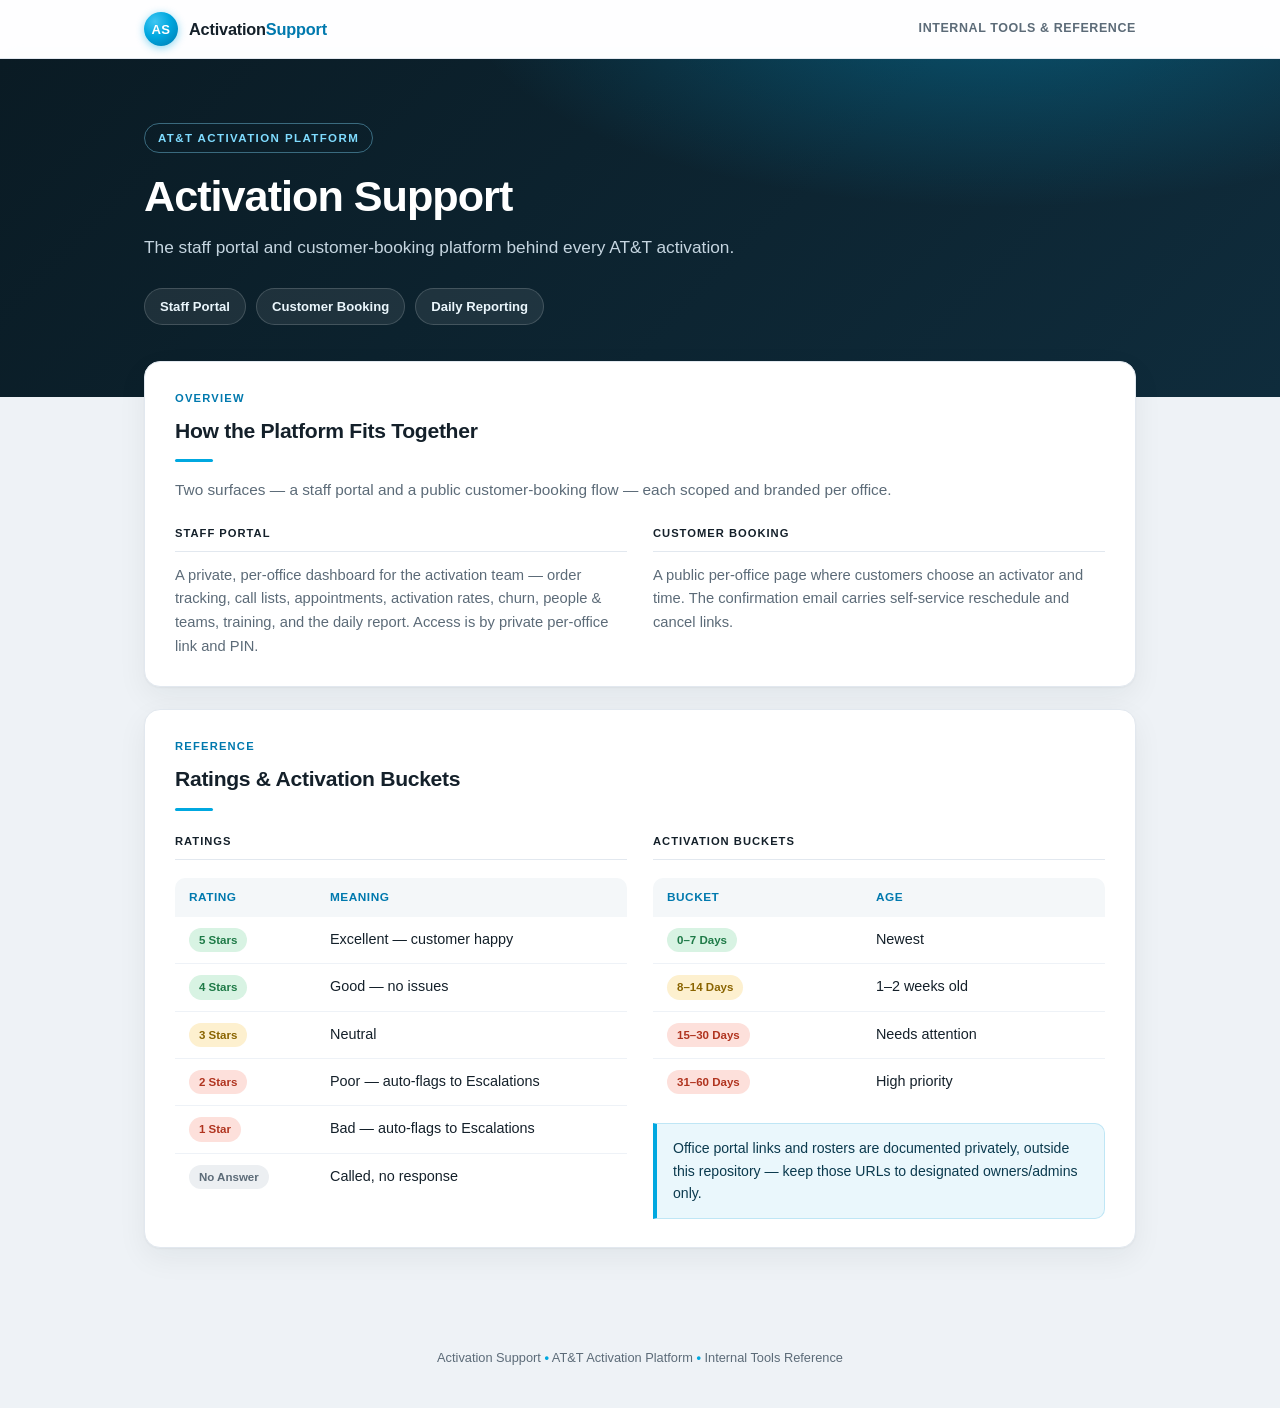
<file: index.html>
<!doctype html>
<html lang="en">
    <head>
        <meta charset="UTF-8" />
        <meta name="viewport" content="width=device-width, initial-scale=1.0" />
        <!-- This page is pure markup + one inline <style> and runs NO JavaScript at all,
             so script-src can be 'none' outright — the strictest policy of the five pages.
             Keep it that way: adding a script here means weakening this line. -->
        <meta
            http-equiv="Content-Security-Policy"
            content="default-src 'self'; script-src 'none'; style-src 'self' 'unsafe-inline'; img-src 'self' data:; object-src 'none'; base-uri 'none'; form-action 'self'; frame-src 'none'"
        />
        <title>Activation Support — Tools &amp; Resources</title>
        <link rel="icon" type="image/svg+xml" href="/favicon.svg" />
        <link rel="alternate icon" type="image/png" href="/favicon.png" />
        <link rel="apple-touch-icon" href="/favicon.png" />
        <style>
            :root {
                --att: #00a8e0;          /* AT&T blue */
                --att-dark: #0079ae;     /* deeper blue — hover/gradient */
                --navy: #0a1b24;         /* dark hero */
                --navy-2: #0f2c3c;
                --ink: #14202a;          /* primary text */
                --muted: #5c6b78;        /* secondary text */
                --bg: #eef2f6;           /* cool-gray page */
                --card: #ffffff;
                --line: #e2e8ef;
                --radius: 16px;
                --shadow: 0 1px 2px rgba(10, 27, 36, 0.04),
                    0 10px 30px rgba(10, 27, 36, 0.06);
            }
            *,
            *::before,
            *::after {
                box-sizing: border-box;
                margin: 0;
                padding: 0;
            }
            html {
                scroll-behavior: smooth;
            }
            body {
                font-family:
                    -apple-system, BlinkMacSystemFont, "Segoe UI", Roboto,
                    Helvetica, Arial, sans-serif;
                background: var(--bg);
                color: var(--ink);
                line-height: 1.6;
                -webkit-font-smoothing: antialiased;
            }

            /* ── Top bar ─────────────────────────────────────────── */
            .topbar {
                position: sticky;
                top: 0;
                z-index: 50;
                background: rgba(255, 255, 255, 0.92);
                backdrop-filter: saturate(180%) blur(10px);
                border-bottom: 1px solid var(--line);
            }
            .topbar-in {
                max-width: 1040px;
                margin: 0 auto;
                padding: 12px 24px;
                display: flex;
                align-items: center;
                justify-content: space-between;
            }
            .brand {
                display: flex;
                align-items: center;
                gap: 11px;
            }
            .emblem {
                width: 34px;
                height: 34px;
                border-radius: 50%;
                background: radial-gradient(
                    circle at 32% 28%,
                    #3fc6f2,
                    var(--att) 45%,
                    var(--att-dark) 100%
                );
                color: #fff;
                font-weight: 800;
                font-size: 0.82rem;
                letter-spacing: 0.5px;
                display: flex;
                align-items: center;
                justify-content: center;
                box-shadow: 0 2px 8px rgba(0, 168, 224, 0.45);
            }
            .brand-name {
                font-weight: 700;
                font-size: 1.02rem;
                letter-spacing: -0.2px;
            }
            .brand-name span {
                color: var(--att-dark);
            }
            .topbar-tag {
                font-size: 0.78rem;
                font-weight: 600;
                color: var(--muted);
                text-transform: uppercase;
                letter-spacing: 0.6px;
            }
            @media (max-width: 560px) {
                .topbar-tag {
                    display: none;
                }
            }

            /* ── Hero ────────────────────────────────────────────── */
            .hero {
                background:
                    radial-gradient(
                        900px 360px at 78% -20%,
                        rgba(0, 168, 224, 0.38),
                        transparent 60%
                    ),
                    linear-gradient(135deg, var(--navy), var(--navy-2));
                color: #fff;
            }
            .hero-in {
                max-width: 1040px;
                margin: 0 auto;
                padding: 64px 24px 72px;
            }
            .eyebrow {
                display: inline-block;
                font-size: 0.72rem;
                font-weight: 700;
                text-transform: uppercase;
                letter-spacing: 1.4px;
                color: #7fdcff;
                border: 1px solid rgba(127, 220, 255, 0.4);
                border-radius: 999px;
                padding: 5px 13px;
                margin-bottom: 20px;
            }
            .hero h1 {
                font-size: 2.7rem;
                font-weight: 800;
                letter-spacing: -1px;
                line-height: 1.08;
            }
            .hero p {
                margin-top: 14px;
                font-size: 1.08rem;
                color: #c5d5e0;
                max-width: 600px;
            }
            .chips {
                margin-top: 26px;
                display: flex;
                flex-wrap: wrap;
                gap: 10px;
            }
            .chip {
                font-size: 0.82rem;
                font-weight: 600;
                color: #eaf6fc;
                background: rgba(255, 255, 255, 0.08);
                border: 1px solid rgba(255, 255, 255, 0.16);
                border-radius: 999px;
                padding: 7px 15px;
            }
            .chip b {
                color: var(--att);
                font-weight: 800;
            }

            /* ── Layout ──────────────────────────────────────────── */
            main {
                max-width: 1040px;
                margin: -36px auto 0;
                padding: 0 24px 72px;
                display: grid;
                gap: 22px;
            }

            .card {
                background: var(--card);
                border: 1px solid var(--line);
                border-radius: var(--radius);
                box-shadow: var(--shadow);
                padding: 28px 30px;
            }
            .card > .eyebrow-s {
                display: block;
                font-size: 0.7rem;
                font-weight: 800;
                text-transform: uppercase;
                letter-spacing: 1.2px;
                color: var(--att-dark);
                margin-bottom: 6px;
            }
            .card > h2 {
                font-size: 1.32rem;
                font-weight: 700;
                letter-spacing: -0.3px;
                margin-bottom: 4px;
            }
            .card > h2::after {
                content: "";
                display: block;
                width: 38px;
                height: 3px;
                border-radius: 2px;
                background: var(--att);
                margin-top: 12px;
            }
            .lead {
                color: var(--muted);
                margin: 16px 0 4px;
                font-size: 0.96rem;
            }

            .two-col {
                display: grid;
                grid-template-columns: 1fr 1fr;
                gap: 26px;
                margin-top: 22px;
            }
            @media (max-width: 640px) {
                .two-col {
                    grid-template-columns: 1fr;
                    gap: 20px;
                }
                .hero h1 {
                    font-size: 2.05rem;
                }
                .card {
                    padding: 24px 20px;
                }
            }

            .section-label {
                font-size: 0.7rem;
                font-weight: 800;
                text-transform: uppercase;
                letter-spacing: 1px;
                color: var(--ink);
                margin-bottom: 12px;
                padding-bottom: 8px;
                border-bottom: 1px solid var(--line);
            }
            .colcard p {
                font-size: 0.92rem;
                color: var(--muted);
            }

            table {
                width: 100%;
                border-collapse: collapse;
                font-size: 0.9rem;
                margin-top: 18px;
            }
            thead th {
                text-align: left;
                background: #f4f7f9;
                color: var(--att-dark);
                font-weight: 700;
                font-size: 0.74rem;
                text-transform: uppercase;
                letter-spacing: 0.5px;
                padding: 10px 14px;
            }
            thead th:first-child {
                border-top-left-radius: 10px;
            }
            thead th:last-child {
                border-top-right-radius: 10px;
            }
            td {
                padding: 11px 14px;
                border-bottom: 1px solid #eef2f7;
                vertical-align: top;
                color: var(--ink);
            }
            tbody tr:last-child td {
                border-bottom: none;
            }
            code {
                background: #eef4f8;
                color: #0b3a4e;
                padding: 1.5px 6px;
                border-radius: 5px;
                font-size: 0.84em;
                font-family: "SF Mono", "Cascadia Code", Consolas, monospace;
            }

            .badge {
                display: inline-block;
                font-size: 0.72rem;
                font-weight: 700;
                padding: 3px 10px;
                border-radius: 999px;
                background: #e1f1f9;
                color: var(--att-dark);
            }
            .badge.green {
                background: #d8f3e3;
                color: #1e7a47;
            }
            .badge.yellow {
                background: #fdf0cf;
                color: #8a6400;
            }
            .badge.red {
                background: #fde0db;
                color: #b0341f;
            }
            .badge.gray {
                background: #eceff2;
                color: #5c6b78;
            }

            .step-list {
                list-style: none;
                margin-top: 8px;
            }
            .step-list li {
                display: flex;
                gap: 16px;
                padding: 14px 0;
                border-bottom: 1px solid #eef2f7;
                font-size: 0.93rem;
                color: var(--muted);
            }
            .step-list li:last-child {
                border-bottom: none;
            }
            .step-num {
                flex-shrink: 0;
                width: 28px;
                height: 28px;
                border-radius: 50%;
                background: var(--att);
                color: #fff;
                font-weight: 800;
                font-size: 0.82rem;
                display: flex;
                align-items: center;
                justify-content: center;
            }
            .step-list strong {
                display: block;
                color: var(--ink);
                font-weight: 700;
                margin-bottom: 1px;
            }

            .callout {
                background: #eaf7fc;
                color: #0b3a4e;
                border: 1px solid #bfe6f5;
                border-left: 4px solid var(--att);
                padding: 13px 16px;
                border-radius: 0 10px 10px 0;
                font-size: 0.88rem;
                margin-top: 18px;
            }

            footer {
                text-align: center;
                font-size: 0.8rem;
                color: var(--muted);
                padding: 28px 20px 40px;
            }
            footer .dot {
                color: var(--att);
                font-weight: 800;
            }
        </style>
    </head>
    <body>
        <!-- ── Top bar ─────────────────────────────────────────────── -->
        <div class="topbar">
            <div class="topbar-in">
                <div class="brand">
                    <div class="emblem">AS</div>
                    <div class="brand-name">Activation<span>Support</span></div>
                </div>
                <div class="topbar-tag">Internal Tools &amp; Reference</div>
            </div>
        </div>

        <!-- ── Hero ────────────────────────────────────────────────── -->
        <section class="hero">
            <div class="hero-in">
                <span class="eyebrow">AT&amp;T Activation Platform</span>
                <h1>Activation Support</h1>
                <p>
                    The staff portal and customer-booking platform behind every
                    AT&amp;T activation.
                </p>
                <div class="chips">
                    <span class="chip">Staff Portal</span>
                    <span class="chip">Customer Booking</span>
                    <span class="chip">Daily Reporting</span>
                </div>
            </div>
        </section>

        <main>
            <!-- ── System Overview ──────────────────────────────────── -->
            <div class="card">
                <span class="eyebrow-s">Overview</span>
                <h2>How the Platform Fits Together</h2>
                <p class="lead">
                    Two surfaces — a staff portal and a public customer-booking
                    flow — each scoped and branded per office.
                </p>
                <div class="two-col">
                    <div class="colcard">
                        <div class="section-label">Staff Portal</div>
                        <p>
                            A private, per-office dashboard for the activation
                            team — order tracking, call lists, appointments,
                            activation rates, churn, people &amp; teams,
                            training, and the daily report. Access is by private
                            per-office link and PIN.
                        </p>
                    </div>
                    <div class="colcard">
                        <div class="section-label">Customer Booking</div>
                        <p>
                            A public per-office page where customers choose an
                            activator and time. The confirmation email carries
                            self-service reschedule and cancel links.
                        </p>
                    </div>
                </div>
            </div>

            <!-- ── Ratings & Buckets Reference ──────────────────────── -->
            <div class="card">
                <span class="eyebrow-s">Reference</span>
                <h2>Ratings &amp; Activation Buckets</h2>
                <div class="two-col">
                    <div>
                        <div class="section-label">Ratings</div>
                        <table>
                            <thead>
                                <tr>
                                    <th>Rating</th>
                                    <th>Meaning</th>
                                </tr>
                            </thead>
                            <tbody>
                                <tr>
                                    <td><span class="badge green">5 Stars</span></td>
                                    <td>Excellent — customer happy</td>
                                </tr>
                                <tr>
                                    <td><span class="badge green">4 Stars</span></td>
                                    <td>Good — no issues</td>
                                </tr>
                                <tr>
                                    <td><span class="badge yellow">3 Stars</span></td>
                                    <td>Neutral</td>
                                </tr>
                                <tr>
                                    <td><span class="badge red">2 Stars</span></td>
                                    <td>Poor — auto-flags to Escalations</td>
                                </tr>
                                <tr>
                                    <td><span class="badge red">1 Star</span></td>
                                    <td>Bad — auto-flags to Escalations</td>
                                </tr>
                                <tr>
                                    <td><span class="badge gray">No Answer</span></td>
                                    <td>Called, no response</td>
                                </tr>
                            </tbody>
                        </table>
                    </div>
                    <div>
                        <div class="section-label">Activation Buckets</div>
                        <table>
                            <thead>
                                <tr>
                                    <th>Bucket</th>
                                    <th>Age</th>
                                </tr>
                            </thead>
                            <tbody>
                                <tr>
                                    <td><span class="badge green">0–7 Days</span></td>
                                    <td>Newest</td>
                                </tr>
                                <tr>
                                    <td><span class="badge yellow">8–14 Days</span></td>
                                    <td>1–2 weeks old</td>
                                </tr>
                                <tr>
                                    <td><span class="badge red">15–30 Days</span></td>
                                    <td>Needs attention</td>
                                </tr>
                                <tr>
                                    <td><span class="badge red">31–60 Days</span></td>
                                    <td>High priority</td>
                                </tr>
                            </tbody>
                        </table>
                        <div class="callout">
                            Office portal links and rosters are documented
                            privately, outside this repository — keep
                            those URLs to designated owners/admins only.
                        </div>
                    </div>
                </div>
            </div>
        </main>

        <footer>
            Activation Support <span class="dot">•</span> AT&amp;T Activation
            Platform <span class="dot">•</span> Internal Tools Reference
        </footer>
    </body>
</html>
</file>
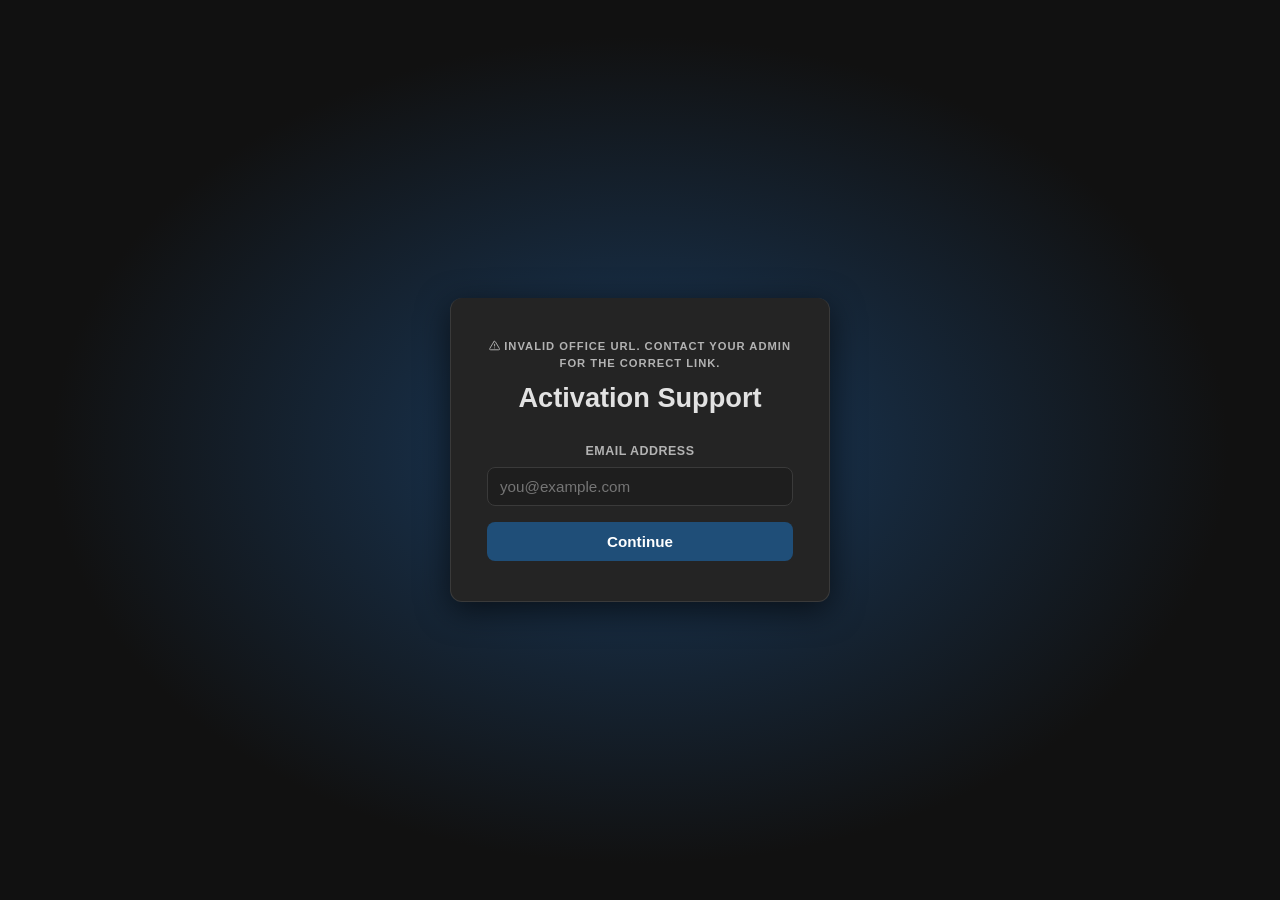
<file: dashboard/index.html>
<!doctype html>
<html lang="en">
<head>
<meta charset="UTF-8">
<meta name="viewport" content="width=device-width, initial-scale=1.0">
<!-- Content-Security-Policy — the seatbelt for the one esc() that eventually gets missed.
     script-src keeps 'unsafe-inline' ONLY because ~212 inline onclick handlers still exist;
     once those become delegated data-* listeners, drop it and the policy gets real teeth.
     style-src needs it too (~602 inline style="" attributes).
     fonts.googleapis/gstatic: app.tickets.js injects Exo 2 + Orbitron for the salessupport office.
     script.google.com + script.googleusercontent.com: Apps Script /exec and its 302 redirect target.
     activationsupport.github.io in img-src keeps logos working under local http preview too.
     NOTE: frame-ancestors is intentionally omitted — it is ignored in a <meta> CSP and needs a
     real HTTP header, which GitHub Pages will not let us set. -->
<meta http-equiv="Content-Security-Policy" content="default-src 'self'; script-src 'self' 'unsafe-inline'; style-src 'self' 'unsafe-inline' https://fonts.googleapis.com; font-src 'self' https://fonts.gstatic.com; img-src 'self' data: https://activationsupport.github.io; connect-src 'self' https://script.google.com https://script.googleusercontent.com; object-src 'none'; base-uri 'none'; form-action 'self'; frame-src 'none'">
<title>Activation Support</title>
<!-- ── EARLIEST-POSSIBLE ERROR CAPTURE ────────────────────────────────────────────────
     Runs during HEAD parse, before a single bundle has downloaded. That matters because
     the one failure this catches and app.errors.js cannot is A BUNDLE THAT NEVER LOADS —
     including app.errors.js itself. A resource error does not bubble, so it is invisible
     to a plain window.onerror; the `true` capture argument is what sees it.
     This only BUFFERS. AS_ERR.install() drains __AS_ERR_PRE the moment it runs, so there
     is exactly one reporting implementation and this stays a stub.
     ⚠ Inline on purpose — an external file cannot protect against external files failing
     to load. CSP already allows 'unsafe-inline' for script-src. -->
<script>
  window.__AS_ERR_PRE = [];
  (function () {
    function push(rec) { try { if (window.__AS_ERR_PRE.length < 20) window.__AS_ERR_PRE.push(rec); } catch (e) {} }
    window.addEventListener('error', function (ev) {
      try {
        if (window.AS_ERR) return;              // real reporter is live — it owns this event
        if (ev && ev.target && ev.target !== window && (ev.target.src || ev.target.href)) {
          push({ code: 'APP-02', message: 'Failed to load ' + (ev.target.src || ev.target.href) });
        } else {
          push({ code: 'APP-01', message: ev && ev.message, stack: ev && ev.error && ev.error.stack,
                 filename: ev && ev.filename, lineno: ev && ev.lineno, colno: ev && ev.colno });
        }
      } catch (e) {}
    }, true);
    window.addEventListener('unhandledrejection', function (ev) {
      try {
        if (window.AS_ERR) return;
        var r = ev && ev.reason;
        push({ code: 'APP-01', message: 'Unhandled rejection: ' + (r && r.message || r), stack: r && r.stack });
      } catch (e) {}
    });
  })();
</script>
<link rel="icon" type="image/svg+xml" href="/favicon.svg">
<link rel="alternate icon" type="image/png" href="/favicon.png">
<link rel="apple-touch-icon" href="/favicon.png">
<link rel="preconnect" href="https://script.google.com" crossorigin>
<link rel="preconnect" href="https://script.googleusercontent.com" crossorigin>
<link rel="stylesheet" href="app.css?v=20261111a">
<!-- The Sales Support skin (~30 KB raw / 7.6 KB gz) loads ONLY for its own office. app.css
     is the one RENDER-BLOCKING asset, so these rules were delaying first paint for six
     offices that can never render them. The CSS half of the separation rule, after PERF-1b
     did the JS half.
     ⚠ Appended during HEAD parsing on purpose: a stylesheet added here still blocks the
     first paint, so Sales Support gets no flash of unstyled content. Do not defer it.
     ⚠ Shared-widget styles (.ss-combo*, .ss-addpop*, .ss-card, .ss-fld, .ss-h2, .ss-lbl,
     .ss-rule, .ss-status, #ssap-*) deliberately STAYED in app.css — app.sswidgets.js emits
     them for every office's cancel-reason and order-issue pickers. -->
<script>
  (function () {
    if (new URLSearchParams(location.search).get('office') !== 'salessupport') return;
    var l = document.createElement('link');
    l.rel = 'stylesheet';
    l.href = 'app.ss.css?v=20260813a';
    document.head.appendChild(l);
  })();
</script>
</head>
<body>

<!-- ── SVG ICON SPRITE (Feather Icons, MIT license — https://feathericons.com) ──
     Icons are stroke-based and inherit color via currentColor, so they auto-theme
     per office and render identically on every device (no emoji rendering drift).
     The `icon('<name>')` JS helper + `.ico` CSS render these. Add new <symbol>s
     here as more emoji are converted. Source/build: _private/preview/build-sprite.js -->
<svg width="0" height="0" style="position:absolute" aria-hidden="true">
  <symbol id="i-postsale" viewBox="0 0 24 24"><circle cx="12" cy="12" r="10"/><line x1="12" y1="8" x2="12" y2="16"/><line x1="8" y1="12" x2="16" y2="12"/></symbol>
  <symbol id="i-rehash" viewBox="0 0 24 24"><path d="M21 15a2 2 0 0 1-2 2H7l-4 4V5a2 2 0 0 1 2-2h14a2 2 0 0 1 2 2z"/></symbol>
  <symbol id="i-postedsales" viewBox="0 0 24 24"><path d="M14 2H6a2 2 0 0 0-2 2v16a2 2 0 0 0 2 2h12a2 2 0 0 0 2-2V8z"/><polyline points="14 2 14 8 20 8"/><line x1="16" y1="13" x2="8" y2="13"/><line x1="16" y1="17" x2="8" y2="17"/><polyline points="10 9 9 9 8 9"/></symbol>
  <symbol id="i-appointments" viewBox="0 0 24 24"><rect x="3" y="4" width="18" height="18" rx="2" ry="2"/><line x1="16" y1="2" x2="16" y2="6"/><line x1="8" y1="2" x2="8" y2="6"/><line x1="3" y1="10" x2="21" y2="10"/></symbol>
  <symbol id="i-myorders" viewBox="0 0 24 24"><path d="M22 19a2 2 0 0 1-2 2H4a2 2 0 0 1-2-2V5a2 2 0 0 1 2-2h5l2 3h9a2 2 0 0 1 2 2z"/></symbol>
  <symbol id="i-myteam" viewBox="0 0 24 24"><path d="M17 21v-2a4 4 0 0 0-4-4H5a4 4 0 0 0-4 4v2"/><circle cx="9" cy="7" r="4"/><path d="M23 21v-2a4 4 0 0 0-3-3.87"/><path d="M16 3.13a4 4 0 0 1 0 7.75"/></symbol>
  <symbol id="i-master" viewBox="0 0 24 24"><line x1="8" y1="6" x2="21" y2="6"/><line x1="8" y1="12" x2="21" y2="12"/><line x1="8" y1="18" x2="21" y2="18"/><line x1="3" y1="6" x2="3.01" y2="6"/><line x1="3" y1="12" x2="3.01" y2="12"/><line x1="3" y1="18" x2="3.01" y2="18"/></symbol>
  <symbol id="i-dayafter" viewBox="0 0 24 24"><path d="M22 16.92v3a2 2 0 0 1-2.18 2 19.79 19.79 0 0 1-8.63-3.07 19.5 19.5 0 0 1-6-6 19.79 19.79 0 0 1-3.07-8.67A2 2 0 0 1 4.11 2h3a2 2 0 0 1 2 1.72 12.84 12.84 0 0 0 .7 2.81 2 2 0 0 1-.45 2.11L8.09 9.91a16 16 0 0 0 6 6l1.27-1.27a2 2 0 0 1 2.11-.45 12.84 12.84 0 0 0 2.81.7A2 2 0 0 1 22 16.92z"/></symbol>
  <symbol id="i-delivered" viewBox="0 0 24 24"><line x1="16.5" y1="9.4" x2="7.5" y2="4.21"/><path d="M21 16V8a2 2 0 0 0-1-1.73l-7-4a2 2 0 0 0-2 0l-7 4A2 2 0 0 0 3 8v8a2 2 0 0 0 1 1.73l7 4a2 2 0 0 0 2 0l7-4A2 2 0 0 0 21 16z"/><polyline points="3.27 6.96 12 12.01 20.73 6.96"/><line x1="12" y1="22.08" x2="12" y2="12"/></symbol>
  <symbol id="i-issues" viewBox="0 0 24 24"><path d="M10.29 3.86L1.82 18a2 2 0 0 0 1.71 3h16.94a2 2 0 0 0 1.71-3L13.71 3.86a2 2 0 0 0-3.42 0z"/><line x1="12" y1="9" x2="12" y2="13"/><line x1="12" y1="17" x2="12.01" y2="17"/></symbol>
  <symbol id="i-escalations" viewBox="0 0 24 24"><polygon points="7.86 2 16.14 2 22 7.86 22 16.14 16.14 22 7.86 22 2 16.14 2 7.86 7.86 2"/><line x1="12" y1="8" x2="12" y2="12"/><line x1="12" y1="16" x2="12.01" y2="16"/></symbol>
  <symbol id="i-noanswer" viewBox="0 0 24 24"><line x1="23" y1="1" x2="17" y2="7"/><line x1="17" y1="1" x2="23" y2="7"/><path d="M22 16.92v3a2 2 0 0 1-2.18 2 19.79 19.79 0 0 1-8.63-3.07 19.5 19.5 0 0 1-6-6 19.79 19.79 0 0 1-3.07-8.67A2 2 0 0 1 4.11 2h3a2 2 0 0 1 2 1.72 12.84 12.84 0 0 0 .7 2.81 2 2 0 0 1-.45 2.11L8.09 9.91a16 16 0 0 0 6 6l1.27-1.27a2 2 0 0 1 2.11-.45 12.84 12.84 0 0 0 2.81.7A2 2 0 0 1 22 16.92z"/></symbol>
  <symbol id="i-livesales" viewBox="0 0 24 24"><circle cx="12" cy="8" r="7"/><polyline points="8.21 13.89 7 23 12 20 17 23 15.79 13.88"/></symbol>
  <symbol id="i-dailyreport" viewBox="0 0 24 24"><path d="M16 4h2a2 2 0 0 1 2 2v14a2 2 0 0 1-2 2H6a2 2 0 0 1-2-2V6a2 2 0 0 1 2-2h2"/><rect x="8" y="2" width="8" height="4" rx="1" ry="1"/></symbol>
  <symbol id="i-actrates" viewBox="0 0 24 24"><line x1="18" y1="20" x2="18" y2="10"/><line x1="12" y1="20" x2="12" y2="4"/><line x1="6" y1="20" x2="6" y2="14"/></symbol>
  <symbol id="i-churn" viewBox="0 0 24 24"><polyline points="23 18 13.5 8.5 8.5 13.5 1 6"/><polyline points="17 18 23 18 23 12"/></symbol>
  <symbol id="i-completed" viewBox="0 0 24 24"><path d="M22 11.08V12a10 10 0 1 1-5.93-9.14"/><polyline points="22 4 12 14.01 9 11.01"/></symbol>
  <symbol id="i-training" viewBox="0 0 24 24"><path d="M2 3h6a4 4 0 0 1 4 4v14a3 3 0 0 0-3-3H2z"/><path d="M22 3h-6a4 4 0 0 0-4 4v14a3 3 0 0 1 3-3h7z"/></symbol>
  <symbol id="i-people" viewBox="0 0 24 24"><path d="M20 21v-2a4 4 0 0 0-4-4H8a4 4 0 0 0-4 4v2"/><circle cx="12" cy="7" r="4"/></symbol>
  <symbol id="i-teams" viewBox="0 0 24 24"><path d="M4 15s1-1 4-1 5 2 8 2 4-1 4-1V3s-1 1-4 1-5-2-8-2-4 1-4 1z"/><line x1="4" y1="22" x2="4" y2="15"/></symbol>
  <symbol id="i-actsupport" viewBox="0 0 24 24"><polyline points="22 12 18 12 15 21 9 3 6 12 2 12"/></symbol>
  <symbol id="i-firstbill" viewBox="0 0 24 24"><line x1="12" y1="1" x2="12" y2="23"/><path d="M17 5H9.5a3.5 3.5 0 0 0 0 7h5a3.5 3.5 0 0 1 0 7H6"/></symbol>
  <!-- toolbar / actions (slice 2) -->
  <symbol id="i-refresh" viewBox="0 0 24 24"><polyline points="23 4 23 10 17 10"/><polyline points="1 20 1 14 7 14"/><path d="M3.51 9a9 9 0 0 1 14.85-3.36L23 10M1 14l4.64 4.36A9 9 0 0 0 20.49 15"/></symbol>
  <symbol id="i-sun" viewBox="0 0 24 24"><circle cx="12" cy="12" r="5"/><line x1="12" y1="1" x2="12" y2="3"/><line x1="12" y1="21" x2="12" y2="23"/><line x1="4.22" y1="4.22" x2="5.64" y2="5.64"/><line x1="18.36" y1="18.36" x2="19.78" y2="19.78"/><line x1="1" y1="12" x2="3" y2="12"/><line x1="21" y1="12" x2="23" y2="12"/><line x1="4.22" y1="19.78" x2="5.64" y2="18.36"/><line x1="18.36" y1="5.64" x2="19.78" y2="4.22"/></symbol>
  <symbol id="i-moon" viewBox="0 0 24 24"><path d="M21 12.79A9 9 0 1 1 11.21 3 7 7 0 0 0 21 12.79z"/></symbol>
  <symbol id="i-signout" viewBox="0 0 24 24"><path d="M9 21H5a2 2 0 0 1-2-2V5a2 2 0 0 1 2-2h4"/><polyline points="16 17 21 12 16 7"/><line x1="21" y1="12" x2="9" y2="12"/></symbol>
  <symbol id="i-mail" viewBox="0 0 24 24"><path d="M4 4h16c1.1 0 2 .9 2 2v12c0 1.1-.9 2-2 2H4c-1.1 0-2-.9-2-2V6c0-1.1.9-2 2-2z"/><polyline points="22,6 12,13 2,6"/></symbol>
  <symbol id="i-chev-right" viewBox="0 0 24 24"><polyline points="9 18 15 12 9 6"/></symbol>
  <symbol id="i-chev-left" viewBox="0 0 24 24"><polyline points="15 18 9 12 15 6"/></symbol>
  <symbol id="i-chev-down" viewBox="0 0 24 24"><polyline points="6 9 12 15 18 9"/></symbol>
  <symbol id="i-settings" viewBox="0 0 24 24"><circle cx="12" cy="12" r="3"/><path d="M19.4 15a1.65 1.65 0 0 0 .33 1.82l.06.06a2 2 0 0 1 0 2.83 2 2 0 0 1-2.83 0l-.06-.06a1.65 1.65 0 0 0-1.82-.33 1.65 1.65 0 0 0-1 1.51V21a2 2 0 0 1-2 2 2 2 0 0 1-2-2v-.09A1.65 1.65 0 0 0 9 19.4a1.65 1.65 0 0 0-1.82.33l-.06.06a2 2 0 0 1-2.83 0 2 2 0 0 1 0-2.83l.06-.06a1.65 1.65 0 0 0 .33-1.82 1.65 1.65 0 0 0-1.51-1H3a2 2 0 0 1-2-2 2 2 0 0 1 2-2h.09A1.65 1.65 0 0 0 4.6 9a1.65 1.65 0 0 0-.33-1.82l-.06-.06a2 2 0 0 1 0-2.83 2 2 0 0 1 2.83 0l.06.06a1.65 1.65 0 0 0 1.82.33H9a1.65 1.65 0 0 0 1-1.51V3a2 2 0 0 1 2-2 2 2 0 0 1 2 2v.09a1.65 1.65 0 0 0 1 1.51 1.65 1.65 0 0 0 1.82-.33l.06-.06a2 2 0 0 1 2.83 0 2 2 0 0 1 0 2.83l-.06.06a1.65 1.65 0 0 0-.33 1.82V9a1.65 1.65 0 0 0 1.51 1H21a2 2 0 0 1 2 2 2 2 0 0 1-2 2h-.09a1.65 1.65 0 0 0-1.51 1z"/></symbol>
  <symbol id="i-edit" viewBox="0 0 24 24"><path d="M17 3a2.828 2.828 0 1 1 4 4L7.5 20.5 2 22l1.5-5.5L17 3z"/></symbol>
  <symbol id="i-trash" viewBox="0 0 24 24"><polyline points="3 6 5 6 21 6"/><path d="M19 6v14a2 2 0 0 1-2 2H7a2 2 0 0 1-2-2V6m3 0V4a2 2 0 0 1 2-2h4a2 2 0 0 1 2 2v2"/><line x1="10" y1="11" x2="10" y2="17"/><line x1="14" y1="11" x2="14" y2="17"/></symbol>
  <symbol id="i-link" viewBox="0 0 24 24"><path d="M10 13a5 5 0 0 0 7.54.54l3-3a5 5 0 0 0-7.07-7.07l-1.72 1.71"/><path d="M14 11a5 5 0 0 0-7.54-.54l-3 3a5 5 0 0 0 7.07 7.07l1.71-1.71"/></symbol>
  <symbol id="i-globe" viewBox="0 0 24 24"><circle cx="12" cy="12" r="10"/><line x1="2" y1="12" x2="22" y2="12"/><path d="M12 2a15.3 15.3 0 0 1 4 10 15.3 15.3 0 0 1-4 10 15.3 15.3 0 0 1-4-10 15.3 15.3 0 0 1 4-10z"/></symbol>
  <symbol id="i-monitor" viewBox="0 0 24 24"><rect x="2" y="3" width="20" height="14" rx="2" ry="2"/><line x1="8" y1="21" x2="16" y2="21"/><line x1="12" y1="17" x2="12" y2="21"/></symbol>
  <symbol id="i-eye" viewBox="0 0 24 24"><path d="M1 12s4-8 11-8 11 8 11 8-4 8-11 8-11-8-11-8z"/><circle cx="12" cy="12" r="3"/></symbol>
  <symbol id="i-menu" viewBox="0 0 24 24"><line x1="3" y1="12" x2="21" y2="12"/><line x1="3" y1="6" x2="21" y2="6"/><line x1="3" y1="18" x2="21" y2="18"/></symbol>
  <!-- status / badges (slice 3) -->
  <symbol id="i-clock" viewBox="0 0 24 24"><circle cx="12" cy="12" r="10"/><polyline points="12 6 12 12 16 14"/></symbol>
  <symbol id="i-lock" viewBox="0 0 24 24"><rect x="3" y="11" width="18" height="11" rx="2" ry="2"/><path d="M7 11V7a5 5 0 0 1 10 0v4"/></symbol>
  <symbol id="i-trending-up" viewBox="0 0 24 24"><polyline points="23 6 13.5 15.5 8.5 10.5 1 18"/><polyline points="17 6 23 6 23 12"/></symbol>
  <!-- leaderboard: Unicons hot/cold flags (slice 4). Medals now render via medalSvg() (slice V5), not the sprite. -->
  <symbol id="i-fire" viewBox="0 0 24 24"><path d="m8.468 8.395-.002.001-.003.002Zm9.954-.187a1.237 1.237 0 0 0-.23-.175 1 1 0 0 0-1.4.411 5.782 5.782 0 0 1-1.398 1.778 8.664 8.664 0 0 0 .134-1.51 8.714 8.714 0 0 0-4.4-7.582 1 1 0 0 0-1.492.806 7.017 7.017 0 0 1-2.471 4.942l-.23.187a8.513 8.513 0 0 0-1.988 1.863 8.983 8.983 0 0 0 3.656 13.908 1 1 0 0 0 1.377-.926 1.05 1.05 0 0 0-.05-.312 6.977 6.977 0 0 1-.19-2.581 9.004 9.004 0 0 0 4.313 4.016.997.997 0 0 0 .715.038 8.995 8.995 0 0 0 3.654-14.863Zm-3.905 12.831a6.964 6.964 0 0 1-3.577-4.402 8.908 8.908 0 0 1-.18-.964 1 1 0 0 0-.799-.845.982.982 0 0 0-.191-.018 1 1 0 0 0-.867.5 8.959 8.959 0 0 0-1.205 4.718 6.985 6.985 0 0 1-1.176-9.868 6.555 6.555 0 0 1 1.562-1.458.745.745 0 0 0 .075-.055s.296-.245.306-.25a8.968 8.968 0 0 0 2.9-4.633 6.736 6.736 0 0 1 1.385 8.088 1 1 0 0 0 1.184 1.418 7.856 7.856 0 0 0 3.862-2.688 7 7 0 0 1-3.279 10.457Z"/></symbol>
  <symbol id="i-snowflake" viewBox="0 0 24 24"><path d="M21.16,16.13l-2-1.15.89-.24a1,1,0,1,0-.52-1.93l-2.82.76L14,12l2.71-1.57,2.82.76.26,0a1,1,0,0,0,.26-2L19.16,9l2-1.15a1,1,0,0,0-1-1.74L18,7.37l.3-1.11a1,1,0,1,0-1.93-.52l-.82,3L13,10.27V7.14l2.07-2.07a1,1,0,0,0,0-1.41,1,1,0,0,0-1.42,0L13,4.31V2a1,1,0,0,0-2,0V4.47l-.81-.81a1,1,0,0,0-1.42,0,1,1,0,0,0,0,1.41L11,7.3v3L8.43,8.78l-.82-3a1,1,0,1,0-1.93.52L6,7.37,3.84,6.13a1,1,0,0,0-1,1.74L4.84,9,4,9.26a1,1,0,0,0,.26,2l.26,0,2.82-.76L10,12,7.29,13.57l-2.82-.76A1,1,0,1,0,4,14.74l.89.24-2,1.15a1,1,0,0,0,1,1.74L6,16.63l-.3,1.11A1,1,0,0,0,6.39,19a1.15,1.15,0,0,0,.26,0,1,1,0,0,0,1-.74l.82-3L11,13.73v3.13L8.93,18.93a1,1,0,0,0,0,1.41,1,1,0,0,0,.71.3,1,1,0,0,0,.71-.3l.65-.65V22a1,1,0,0,0,2,0V19.53l.81.81a1,1,0,0,0,1.42,0,1,1,0,0,0,0-1.41L13,16.7v-3l2.57,1.49.82,3a1,1,0,0,0,1,.74,1.15,1.15,0,0,0,.26,0,1,1,0,0,0,.71-1.23L18,16.63l2.14,1.24a1,1,0,1,0,1-1.74Z"/></symbol>
  <!-- empty-state default (slice V4) -->
  <symbol id="i-inbox" viewBox="0 0 24 24"><polyline points="22 12 16 12 14 15 10 15 8 12 2 12"/><path d="M5.45 5.11L2 12v6a2 2 0 0 0 2 2h16a2 2 0 0 0 2-2v-6l-3.45-6.89A2 2 0 0 0 16.76 4H7.24a2 2 0 0 0-1.79 1.11z"/></symbol>
  <!-- products / misc chrome (slice V5): Feather (MIT) + hand-authored crown -->
  <symbol id="i-smartphone" viewBox="0 0 24 24"><rect x="5" y="2" width="14" height="20" rx="2" ry="2"/><line x1="12" y1="18" x2="12.01" y2="18"/></symbol>
  <symbol id="i-headphones" viewBox="0 0 24 24"><path d="M3 18v-6a9 9 0 0 1 18 0v6"/><path d="M21 19a2 2 0 0 1-2 2h-1a2 2 0 0 1-2-2v-3a2 2 0 0 1 2-2h3zM3 19a2 2 0 0 0 2 2h1a2 2 0 0 0 2-2v-3a2 2 0 0 0-2-2H3z"/></symbol>
  <symbol id="i-tv" viewBox="0 0 24 24"><rect x="2" y="7" width="20" height="15" rx="2" ry="2"/><polyline points="17 2 12 7 7 2"/></symbol>
  <symbol id="i-wind" viewBox="0 0 24 24"><path d="M9.59 4.59A2 2 0 1 1 11 8H2m10.59 11.41A2 2 0 1 0 14 16H2m15.73-8.27A2.5 2.5 0 1 1 19.5 12H2"/></symbol>
  <symbol id="i-zap" viewBox="0 0 24 24"><polygon points="13 2 3 14 12 14 11 22 21 10 12 10 13 2"/></symbol>
  <symbol id="i-copy" viewBox="0 0 24 24"><rect x="9" y="9" width="13" height="13" rx="2" ry="2"/><path d="M5 15H4a2 2 0 0 1-2-2V4a2 2 0 0 1 2-2h9a2 2 0 0 1 2 2v1"/></symbol>
  <symbol id="i-crown" viewBox="0 0 24 24"><path d="M3 8l3.6 3.2L12 5l5.4 6.2L21 8l-1.5 10.2a1 1 0 0 1-1 .8H5.5a1 1 0 0 1-1-.8z"/><line x1="8" y1="15.5" x2="16" y2="15.5"/></symbol>
  <symbol id="i-x" viewBox="0 0 24 24"><line x1="18" y1="6" x2="6" y2="18"/><line x1="6" y1="6" x2="18" y2="18"/></symbol>
  <symbol id="i-arrow-left" viewBox="0 0 24 24"><line x1="19" y1="12" x2="5" y2="12"/><polyline points="12 19 5 12 12 5"/></symbol>
  <symbol id="i-arrow-right" viewBox="0 0 24 24"><line x1="5" y1="12" x2="19" y2="12"/><polyline points="12 5 19 12 12 19"/></symbol>
  <symbol id="i-chev-up" viewBox="0 0 24 24"><polyline points="18 15 12 9 6 15"/></symbol>
  <symbol id="i-corner-down-right" viewBox="0 0 24 24"><polyline points="15 10 20 15 15 20"/><path d="M4 4v7a4 4 0 0 0 4 4h12"/></symbol>
</svg>

<!-- LOGIN -->
<div id="login-screen">
  <div class="login-card">
    <div id="login-office-logo" style="display:none;margin-bottom:14px;text-align:center"></div>
    <p id="login-office-name">Loading office…</p>
    <h1>Activation Support</h1>

    <!-- Step 1: email -->
    <div id="ls-email-step">
      <div class="field">
        <label>Email Address</label>
        <input type="email" id="login-email" placeholder="you@example.com" autocomplete="email">
      </div>
      <button class="btn" id="login-continue-btn">Continue</button>
    </div>

    <!-- Step 2a: enter password -->
    <div id="ls-pin-step" style="display:none">
      <div class="login-who" id="login-who"></div>
      <div class="field">
        <label>Password</label>
        <input type="password" id="login-pin" placeholder="Enter your password" autocomplete="current-password">
      </div>
      <button class="btn" id="login-btn">Sign In</button>
      <div class="login-back" onclick="doForgotPassword()" style="margin-top:10px">Forgot password?</div>
      <div class="login-back" onclick="loginBack()"><span class="ico"><svg><use href="#i-arrow-left"></use></svg></span>Use a different email</div>
    </div>

    <!-- Step: reset link sent confirmation -->
    <div id="ls-reset-sent-step" style="display:none">
      <p class="login-set-intro" id="login-reset-sent-text">If <span id="login-reset-sent-who" style="color:var(--login-accent);font-weight:600"></span> is registered, a password reset link is on its way. Check your inbox (and spam) — the link works for 45 minutes.</p>
      <!-- 2026-10-13 (D-077): a NEW person's first password is set only through an emailed link — same step, welcome words. -->
      <p class="login-set-intro" id="login-first-sent-text" style="display:none"><b>Welcome!</b> To keep your account safe, we've emailed a link to <span id="login-first-sent-who" style="color:var(--login-accent);font-weight:600"></span> — open it to create your password. Check your inbox (and spam); the link works for 45 minutes.</p>
      <button class="btn" id="login-resend-btn" onclick="doResendReset()">Resend link</button>
      <div class="login-back" onclick="loginBack()"><span class="ico"><svg><use href="#i-arrow-left"></use></svg></span>Back to sign in</div>
    </div>

    <!-- Step: set a new password from a reset link (?pwreset=…) -->
    <div id="ls-reset-set-step" style="display:none">
      <p class="login-set-intro">Choose a new password for your account.</p>
      <div class="field">
        <label>New password</label>
        <input type="password" id="login-reset-pin" placeholder="Create a password" autocomplete="new-password" oninput="_pwCheck('login-reset-pin','login-reset-req')">
      </div>
      <ul class="pw-req" id="login-reset-req">
        <li data-k="len">At least 8 characters</li>
        <li data-k="upper">An uppercase letter</li>
        <li data-k="lower">A lowercase letter</li>
        <li data-k="num">A number</li>
        <li data-k="special">A special character (!?@#$…)</li>
      </ul>
      <div class="field">
        <label>Confirm password</label>
        <input type="password" id="login-reset-confirm" placeholder="Re-enter your password" autocomplete="new-password">
      </div>
      <button class="btn" id="login-reset-btn">Set Password &amp; Sign In</button>
      <div class="login-back" onclick="_resetCancel()"><span class="ico"><svg><use href="#i-arrow-left"></use></svg></span>Back to sign in</div>
    </div>

    <!-- Step 2b: create password (new user) -->
    <div id="ls-set-pin-step" style="display:none">
      <div class="login-who" id="login-who-set"></div>
      <p class="login-set-intro">Welcome — create a password to access your dashboard.</p>
      <div class="field">
        <label>New password</label>
        <input type="password" id="login-new-pin" placeholder="Create a password" autocomplete="new-password" oninput="_pwCheck('login-new-pin','login-new-pin-req')">
      </div>
      <ul class="pw-req" id="login-new-pin-req">
        <li data-k="len">At least 8 characters</li>
        <li data-k="upper">An uppercase letter</li>
        <li data-k="lower">A lowercase letter</li>
        <li data-k="num">A number</li>
        <li data-k="special">A special character (!?@#$…)</li>
      </ul>
      <div class="field">
        <label>Confirm password</label>
        <input type="password" id="login-confirm-pin" placeholder="Re-enter your password" autocomplete="new-password">
      </div>
      <button class="btn" id="login-set-pin-btn">Set Password &amp; Sign In</button>
      <div class="login-back" onclick="loginBack()"><span class="ico"><svg><use href="#i-arrow-left"></use></svg></span>Use a different email</div>
    </div>

    <!-- Step 2c: forced upgrade (existing user with an old numeric PIN) -->
    <div id="ls-upgrade-step" style="display:none">
      <div class="login-who" id="login-who-upg"></div>
      <p class="login-set-intro">Your account uses an old PIN. Enter it once and choose a new password to continue — this replaces your PIN going forward.</p>
      <div class="field">
        <label>Current PIN</label>
        <input type="password" id="login-upg-current" placeholder="Your existing PIN" autocomplete="current-password">
      </div>
      <div class="field">
        <label>New password</label>
        <input type="password" id="login-upg-pin" placeholder="Create a password" autocomplete="new-password" oninput="_pwCheck('login-upg-pin','login-upg-req')">
      </div>
      <ul class="pw-req" id="login-upg-req">
        <li data-k="len">At least 8 characters</li>
        <li data-k="upper">An uppercase letter</li>
        <li data-k="lower">A lowercase letter</li>
        <li data-k="num">A number</li>
        <li data-k="special">A special character (!?@#$…)</li>
      </ul>
      <div class="field">
        <label>Confirm password</label>
        <input type="password" id="login-upg-confirm" placeholder="Re-enter your password" autocomplete="new-password">
      </div>
      <button class="btn" id="login-upg-btn">Update Password &amp; Sign In</button>
      <div class="login-back" onclick="loginBack()"><span class="ico"><svg><use href="#i-arrow-left"></use></svg></span>Use a different email</div>
    </div>

    <div id="login-error"></div>
  </div>
</div>

<!-- APP -->
<div id="app">
  <div class="shell">
    <div class="scrim" id="scrim" onclick="closeDrawer()"></div>
    <div class="sidebar">
      <div class="sidebar-header">
        <div class="sidebar-office">Office</div>
        <div class="sidebar-name" id="sb-office-name">—</div>
        <div class="sidebar-user" id="sb-user-name">—</div>
      </div>
      <nav id="sidebar-nav"></nav>
      <div class="sidebar-footer">
        <div class="dev-wrap" id="dev-toggle-wrap"></div>
        <div class="sign-out" onclick="signOut()"><span class="ico"><svg><use href="#i-signout"></use></svg></span> <span>Sign Out</span></div>
      </div>
    </div>
    <div class="main">
      <div class="topbar">
        <button class="hamburger" id="hamburger" onclick="toggleDrawer()" aria-label="Open menu"><span class="ico"><svg><use href="#i-menu"></use></svg></span></button>
        <div class="topbar-title">
          <h2 id="page-title">Dashboard</h2>
          <p id="page-subtitle" style="font-size:.72rem;color:var(--text2);margin-top:1px"></p>
        </div>
        <div class="topbar-actions">
          <span id="last-updated" style="font-size:.75rem;color:var(--text2)"></span>
          <button class="refresh-btn" id="theme-toggle" onclick="_toggleTheme()" title="Switch to light" aria-label="Toggle light or dark theme" style="display:none"><span class="ico"><svg><use href="#i-sun"></use></svg></span></button>
          <button class="refresh-btn" onclick="refreshData()"><span class="ico"><svg><use href="#i-refresh"></use></svg></span> Refresh</button>
          <div class="office-dd-wrap" id="office-dd-wrap" style="display:none">
            <button class="office-dd-btn" id="office-dd-btn" onclick="toggleOfficeDropdown(event)">
              <span id="office-dd-label">—</span>
              <span class="office-dd-arrow ico"><svg><use href="#i-chev-down"></use></svg></span>
            </button>
            <div class="office-dd-panel" id="office-dd-panel"></div>
          </div>
        </div>
      </div>
      <div class="content" id="main-content">
        <div class="spinner">Loading…</div>
      </div>
    </div>
  </div>
</div>

<div id="dsi-toast"></div>
<!-- Save messages that must not stop the work (app.calllogs.js _saveSay). Without this element the same message
     falls back to alert(), so it must stay on the page. -->
<div id="save-banners"></div>

<!-- DETAIL MODAL -->
<div class="modal-bg" id="detail-modal">
  <div class="modal">
    <span class="modal-close" onclick="closeModal()"><span class="ico"><svg><use href="#i-x"></use></svg></span></span>
    <h3 id="modal-title">Details</h3>
    <div id="modal-body"></div>
  </div>
</div>

<!-- APPOINTMENT BOOKING MODAL -->
<div class="modal-bg" id="appt-booking-modal">
  <div class="modal" style="max-width:640px;width:95%">
    <span class="modal-close" onclick="closeApptModal()"><span class="ico"><svg><use href="#i-x"></use></svg></span></span>
    <h3>Book Appointment</h3>
    <div id="appt-booking-body"></div>
  </div>
</div>

<!-- ACTIVATOR SCHEDULE MODAL -->
<div class="modal-bg" id="appt-sched-modal">
  <div class="modal" style="max-width:580px;width:95%">
    <span class="modal-close" onclick="closeApptSchedModal()"><span class="ico"><svg><use href="#i-x"></use></svg></span></span>
    <h3>My Schedule &amp; Availability</h3>
    <div id="appt-sched-body"></div>
  </div>
</div>

<!-- APPOINTMENT RESCHEDULE MODAL -->
<div class="modal-bg" id="appt-resched-modal">
  <div class="modal" style="max-width:520px;width:95%">
    <span class="modal-close" onclick="closeApptReschedModal()"><span class="ico"><svg><use href="#i-x"></use></svg></span></span>
    <h3>Reschedule Appointment</h3>
    <div id="appt-resched-body"></div>
  </div>
</div>

<!-- APPOINTMENT OUTCOME MODAL -->
<div class="modal-bg" id="appt-outcome-modal">
  <div class="modal" style="max-width:480px;width:95%">
    <span class="modal-close" onclick="closeApptOutcomeModal()"><span class="ico"><svg><use href="#i-x"></use></svg></span></span>
    <h3 id="appt-outcome-title">Mark Outcome</h3>
    <div id="appt-outcome-body"></div>
  </div>
</div>

<!-- SALES SUPPORT — TICKET MODAL (new-ticket / detail thread; app.tickets.js) -->
<div class="modal-bg" id="ticket-modal">
  <div class="modal" style="max-width:900px;width:96%">
    <span class="modal-close" onclick="closeTicketModal()"><span class="ico"><svg><use href="#i-x"></use></svg></span></span>
    <h3 id="ticket-modal-title">Ticket</h3>
    <div id="ticket-modal-body"></div>
  </div>
</div>

<!-- `defer` on all twelve: they still execute in this exact document order, but now they
     download in PARALLEL instead of one blocking request at a time. Order is load-bearing
     (app.boot.js calls initLogin() last, and every bundle assumes app.core.js has run), so
     do not switch any of these to `async`, which would let them execute in any order.
     Deferred scripts also run after the DOM is fully parsed — strictly safer than the
     previous end-of-body placement, not less safe. -->
<!-- ⚠⚠ MUST STAY FIRST IN THE DEFER CHAIN. It is what is alive when a later bundle throws,
     so anything ordered in front of it is a bundle whose failures nobody hears about. It has
     no dependencies precisely so it can hold this slot — do not "tidy" it next to its
     alphabetical neighbours or below app.core.js. -->
<script defer src="js/app.errors.js?v=20261002a"></script>
<script defer src="js/app.core.js?v=20261109a"></script>
<!-- Keyboard reachability for the 77 clickable div/span/tr elements that carry an inline
     onclick and no tabindex. Applied by MutationObserver, so no render site changes and
     new markup is covered as it appears. Order-independent (DOM APIs only), but kept next
     to core because it is foundational rather than a feature. -->
<script defer src="js/app.a11y.js?v=20260803a"></script>
<script defer src="js/app.data.js?v=20261013a"></script>
<script defer src="js/app.calllogs.js?v=20261102a"></script>
<script defer src="js/app.reports.js?v=20261102a"></script>
<script defer src="js/app.knowledge.js?v=20260827a"></script>
<script defer src="js/app.people.js?v=20261111a"></script>
<script defer src="js/app.sales.js?v=20261111b"></script>
<script defer src="js/app.lst.js?v=20261026a"></script>
<script defer src="js/app.appts.js?v=20261109b"></script>
<script defer src="js/app.fiber.js?v=20261102a"></script>
<!-- Admin Portal (master-admin only). Loaded UNCONDITIONALLY like every other bundle: a
     role is not known until after login while the defer chain is fixed at parse time, and
     conditional loading is the trap app.tickets.js fell into. The tab's roles list hides
     the nav item; readErrorLog/readErrorDetail are gated server-side in _READ_ROLES. -->
<script defer src="js/app.admin.js?v=20261013a"></script>
<!-- The shared slice of the old app.tickets.js: the office-switcher allowlist, the two
     symbols app.core.js reads at boot, and the _comboField / _ssAddPopup widgets that
     app.appts.js and app.calllogs.js call for EVERY office. Always loaded. -->
<script defer src="js/app.sswidgets.js?v=20260805b"></script>
<!-- The Sales Support ticketing UI (~82 KB raw / 23 KB gz) is loaded ONLY for its own
     office — the other six can never open it. Sales Support and Activation Support are
     separate entities; this is that rule expressed in code.
     ⚠ A dynamically inserted script does NOT join the defer queue, so this can land after
     showApp(). app.core.js's _SS_INIT_PENDING handshake is what makes the order harmless
     — do not "simplify" either side without the other. -->
<script>
  (function () {
    var office = new URLSearchParams(location.search).get('office');
    if (office !== 'salessupport') return;
    var s = document.createElement('script');
    s.src = 'js/app.tickets.js?v=20261013a';
    s.async = false;                       // keep it ordered against other injected scripts
    document.head.appendChild(s);
  })();
</script>
<script defer src="js/app.boot.js?v=20260709"></script>
</body>
</html>
</file>
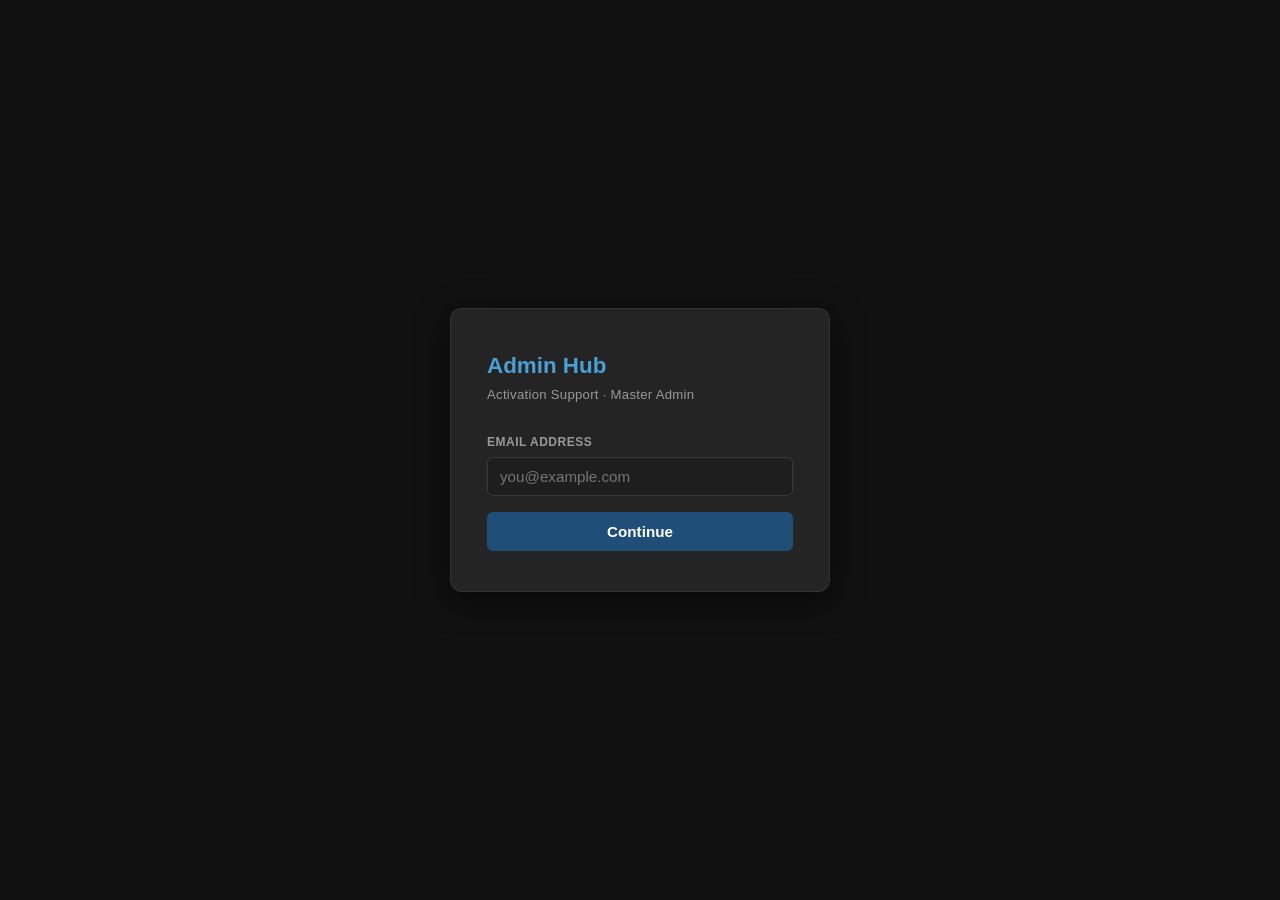
<file: dashboard/admin.html>
<!doctype html>
<html lang="en">
<head>
<meta charset="UTF-8">
<meta name="viewport" content="width=device-width, initial-scale=1.0">
<title>Activation Support — Admin Hub</title>
<style>
*,*::before,*::after{box-sizing:border-box;margin:0;padding:0}
:root{
  --blue:#1F4E78;--blue2:#4A9FD4;
  --bg:#1a1a1a;--surface:#242424;--border:rgba(255,255,255,.07);
  --text:#e2e2e2;--text2:#999;
}
body{font-family:-apple-system,BlinkMacSystemFont,"Segoe UI",Roboto,sans-serif;background:var(--bg);color:var(--text);min-height:100vh;line-height:1.5}

/* ── LOGIN ── */
#login-screen{position:fixed;inset:0;background:#111;display:flex;align-items:center;justify-content:center;z-index:100}
.login-card{background:var(--surface);border:1px solid var(--border);border-radius:12px;padding:40px 36px;width:100%;max-width:380px;box-shadow:0 8px 32px rgba(0,0,0,.6)}
.login-card h1{font-size:1.4rem;font-weight:800;color:var(--blue2);margin-bottom:2px}
.login-card .login-sub{font-size:.82rem;color:var(--text2);margin-bottom:28px;letter-spacing:.3px}
.field{margin-bottom:16px}
.field label{display:block;font-size:.75rem;font-weight:700;text-transform:uppercase;letter-spacing:.5px;color:var(--text2);margin-bottom:6px}
.field input{width:100%;padding:10px 12px;border:1.5px solid #3a3a3a;border-radius:6px;font-size:.95rem;outline:none;background:#1e1e1e;color:var(--text);transition:border .15s}
.field input:focus{border-color:var(--blue2)}
.btn{width:100%;padding:11px;background:var(--blue);color:#fff;border:none;border-radius:6px;font-size:.95rem;font-weight:700;cursor:pointer;transition:background .15s}
.btn:hover{background:#2563a8}
.btn:disabled{opacity:.45;cursor:not-allowed}
#login-error{color:#e74c3c;font-size:.82rem;margin-top:10px;display:none}
.login-who{font-size:.88rem;color:var(--blue2);font-weight:600;margin-bottom:14px;word-break:break-all}
.login-back{font-size:.8rem;color:var(--text2);text-align:center;margin-top:12px;cursor:pointer}
.login-back:hover{color:var(--blue2)}

/* ── APP ── */
#admin-app{display:none}
.admin-header{background:var(--surface);border-bottom:1px solid var(--border);padding:14px 28px;display:flex;align-items:center;justify-content:space-between}
.admin-header-left{display:flex;align-items:center;gap:14px}
.admin-brand{font-size:1rem;font-weight:800;color:var(--blue2);letter-spacing:.5px}
.admin-badge{font-size:.68rem;font-weight:700;text-transform:uppercase;letter-spacing:1px;background:rgba(74,159,212,.15);color:var(--blue2);padding:3px 10px;border-radius:10px;border:1px solid rgba(74,159,212,.25)}
.admin-header-right{display:flex;align-items:center;gap:16px}
.admin-user-name{font-size:.85rem;color:var(--text);font-weight:600}
.admin-user-email{font-size:.75rem;color:var(--text2)}
.signout-btn{padding:6px 14px;background:transparent;border:1px solid #3a3a3a;border-radius:6px;color:var(--text2);font-size:.8rem;font-weight:600;cursor:pointer;transition:all .15s}
.signout-btn:hover{border-color:#666;color:var(--text)}

/* ── BODY ── */
.admin-body{padding:32px 28px;max-width:1100px;margin:0 auto}
.admin-page-title{font-size:1.4rem;font-weight:800;color:var(--text);margin-bottom:6px}
.admin-page-sub{font-size:.85rem;color:var(--text2);margin-bottom:28px}

/* ── OFFICE GRID ── */
.offices-grid{display:grid;grid-template-columns:repeat(auto-fill,minmax(240px,1fr));gap:20px}
.office-card{background:var(--surface);border:1px solid var(--border);border-radius:12px;overflow:hidden;display:flex;flex-direction:column;transition:border .2s,box-shadow .2s}
.office-card:hover{border-color:rgba(255,255,255,.15);box-shadow:0 4px 20px rgba(0,0,0,.4)}
.office-card-top{padding:20px 20px 16px;display:flex;align-items:flex-start;gap:14px}
.office-icon{width:44px;height:44px;border-radius:10px;display:flex;align-items:center;justify-content:center;font-size:.9rem;font-weight:800;color:#fff;flex-shrink:0;letter-spacing:.5px}
.office-name{font-size:1.1rem;font-weight:800;color:var(--text);line-height:1.1;margin-bottom:3px}
.office-owner{font-size:.78rem;color:var(--text2)}
.office-stats{padding:0 20px 16px;display:grid;grid-template-columns:1fr 1fr;gap:10px}
.stat-item{background:#1e1e1e;border-radius:8px;padding:10px 12px}
.stat-num{font-size:1.4rem;font-weight:800;line-height:1;margin-bottom:2px}
.stat-lbl{font-size:.68rem;text-transform:uppercase;letter-spacing:.5px;color:var(--text2)}
.stat-loading{color:#444}
.office-card-footer{padding:14px 20px;border-top:1px solid var(--border);margin-top:auto}
.open-btn{width:100%;padding:9px;border:none;border-radius:7px;font-size:.88rem;font-weight:700;cursor:pointer;color:#fff;transition:opacity .15s;display:flex;align-items:center;justify-content:center;gap:6px}
.open-btn:hover{opacity:.85}
</style>
</head>
<body>

<!-- LOGIN -->
<div id="login-screen">
  <div class="login-card">
    <h1>Admin Hub</h1>
    <p class="login-sub">Activation Support · Master Admin</p>

    <!-- Step 1: email -->
    <div id="ls-email-step">
      <div class="field">
        <label>Email Address</label>
        <input type="email" id="login-email" placeholder="you@example.com" autocomplete="email">
      </div>
      <button class="btn" id="login-continue-btn">Continue</button>
    </div>

    <!-- Step 2: PIN -->
    <div id="ls-pin-step" style="display:none">
      <div class="login-who" id="login-who"></div>
      <div class="field">
        <label>PIN</label>
        <input type="password" id="login-pin" placeholder="••••" maxlength="6" inputmode="numeric">
      </div>
      <button class="btn" id="login-btn">Sign In</button>
      <div class="login-back" onclick="loginBack()">← Use a different email</div>
    </div>

    <div id="login-error"></div>
  </div>
</div>

<!-- ADMIN APP -->
<div id="admin-app">
  <div class="admin-header">
    <div class="admin-header-left">
      <span class="admin-brand">Activation Support</span>
      <span class="admin-badge">Admin Hub</span>
    </div>
    <div class="admin-header-right">
      <div>
        <div class="admin-user-name" id="hdr-name">—</div>
        <div class="admin-user-email" id="hdr-email">—</div>
      </div>
      <button class="signout-btn" onclick="signOut()">Sign Out</button>
    </div>
  </div>

  <div class="admin-body">
    <div class="admin-page-title">All Offices</div>
    <div class="admin-page-sub" id="summary-status">Loading office data…</div>
    <div class="offices-grid" id="offices-grid"></div>
  </div>
</div>

<script>
var APPS_SCRIPT_URL = 'https://script.google.com/macros/s/AKfycbw9hfE_HDTDueNr-s-wQRNDvqWfQX-EkYkSFVQQeitc3_ccO8FqBabAhKe7YTqVzPQ21Q/exec';
var API_KEY = 'activation-dash-2026-secret';

var OFFICES = {
  midspire: { name: 'Midspire',  owner: 'Jamis',  color: '#2563a8', initials: 'MS' },
  viridian: { name: 'Viridian',  owner: 'Stefan', color: '#27ae60', initials: 'VI' },
  elevate:  { name: 'Elevate',   owner: 'Jackie', color: '#8b5cf6', initials: 'EL' },
  vanguard: { name: 'Vanguard',  owner: 'Ellen Dent', color: '#D81F1F', initials: 'VG' },
  bayview:  { name: 'Bayview Horizons', owner: 'Tim Ewing', color: '#0F2439', initials: 'BV' }
};

var SESSION = {};
var LOGIN_EMAIL = '';

function api(params) {
  params.key = API_KEY;
  var qs = Object.keys(params).map(function(k) { return encodeURIComponent(k) + '=' + encodeURIComponent(params[k]); }).join('&');
  return fetch(APPS_SCRIPT_URL + '?' + qs).then(function(r) { return r.json(); });
}
function apiPost(body) {
  body.key = API_KEY;
  return fetch(APPS_SCRIPT_URL, { method:'POST', headers:{'Content-Type':'application/json'}, body:JSON.stringify(body) }).then(function(r) { return r.json(); });
}

/* ── LOGIN ── */
function loginShowStep(step) {
  document.getElementById('ls-email-step').style.display = step === 'email' ? '' : 'none';
  document.getElementById('ls-pin-step').style.display   = step === 'pin'   ? '' : 'none';
  document.getElementById('login-error').style.display = 'none';
}
function loginBack() {
  LOGIN_EMAIL = '';
  loginShowStep('email');
  document.getElementById('login-email').value = '';
  document.getElementById('login-email').focus();
}
function loginCheckEmail() {
  var email = document.getElementById('login-email').value.trim().toLowerCase();
  var err = document.getElementById('login-error');
  var btn = document.getElementById('login-continue-btn');
  err.style.display = 'none';
  if (!email) { err.textContent = 'Enter your email address.'; err.style.display = 'block'; return; }
  btn.disabled = true; btn.textContent = 'Checking…';
  api({ action: 'checkAdminEmail', email: email }).then(function(res) {
    btn.disabled = false; btn.textContent = 'Continue';
    if (!res.ok) { err.textContent = res.error || 'Something went wrong.'; err.style.display = 'block'; return; }
    LOGIN_EMAIL = email;
    if (!res.found) {
      err.textContent = "Your email isn't recognized. Contact your Master Admin.";
      err.style.display = 'block';
      return;
    }
    if (!res.hasPin) {
      err.textContent = "No PIN set. Log in through your office portal first to create a PIN.";
      err.style.display = 'block';
      return;
    }
    document.getElementById('login-who').textContent = email;
    loginShowStep('pin');
    document.getElementById('login-pin').value = '';
    document.getElementById('login-pin').focus();
  }).catch(function() {
    btn.disabled = false; btn.textContent = 'Continue';
    err.textContent = 'Connection error. Try again.';
    err.style.display = 'block';
  });
}
function doLogin() {
  var pin = document.getElementById('login-pin').value.trim();
  var err = document.getElementById('login-error');
  var btn = document.getElementById('login-btn');
  err.style.display = 'none';
  if (!pin) { err.textContent = 'Enter your PIN.'; err.style.display = 'block'; return; }
  btn.disabled = true; btn.textContent = 'Signing in…';
  api({ action: 'validateAdminAccess', email: LOGIN_EMAIL, pin: pin }).then(function(res) {
    if (res.ok && res.valid) {
      SESSION = { email: LOGIN_EMAIL, rank: res.rank, homeOffice: res.homeOffice };
      sessionStorage.setItem('as_admin_session', JSON.stringify(SESSION));
      showApp();
    } else {
      err.textContent = res.error || 'Incorrect PIN. Try again.';
      err.style.display = 'block';
      btn.disabled = false; btn.textContent = 'Sign In';
    }
  }).catch(function() {
    err.textContent = 'Connection error. Try again.';
    err.style.display = 'block';
    btn.disabled = false; btn.textContent = 'Sign In';
  });
}
function signOut() {
  sessionStorage.removeItem('as_admin_session');
  SESSION = {}; LOGIN_EMAIL = '';
  document.getElementById('admin-app').style.display = 'none';
  document.getElementById('login-screen').style.display = 'flex';
  loginShowStep('email');
  document.getElementById('login-email').value = '';
}

/* ── APP ── */
function showApp() {
  document.getElementById('login-screen').style.display = 'none';
  document.getElementById('admin-app').style.display = 'block';
  document.getElementById('hdr-email').textContent = SESSION.email;
  buildOfficeCards();
  loadSummary();
}

function buildOfficeCards() {
  var grid = document.getElementById('offices-grid');
  grid.innerHTML = Object.keys(OFFICES).map(function(id) {
    var o = OFFICES[id];
    return '<div class="office-card" id="card-' + id + '">' +
      '<div class="office-card-top">' +
        '<div class="office-icon" style="background:' + o.color + '">' + o.initials + '</div>' +
        '<div><div class="office-name">' + o.name + '</div><div class="office-owner">' + o.owner + '</div></div>' +
      '</div>' +
      '<div class="office-stats">' +
        '<div class="stat-item"><div class="stat-num stat-loading" id="stat-reps-' + id + '">—</div><div class="stat-lbl">Active Reps</div></div>' +
        '<div class="stat-item"><div class="stat-num stat-loading" id="stat-da-' + id + '">—</div><div class="stat-lbl">Day-After</div></div>' +
        '<div class="stat-item"><div class="stat-num stat-loading" id="stat-dna-' + id + '">—</div><div class="stat-lbl">Delivered N/A</div></div>' +
        '<div class="stat-item"><div class="stat-num stat-loading" id="stat-iss-' + id + '">—</div><div class="stat-lbl">Order Issues</div></div>' +
      '</div>' +
      '<div class="office-card-footer">' +
        '<button class="open-btn" style="background:' + o.color + '" onclick="openOffice(\'' + id + '\')">Open ' + o.name + ' →</button>' +
      '</div>' +
    '</div>';
  }).join('');
}

function loadSummary() {
  document.getElementById('summary-status').textContent = 'Loading office data…';
  api({ action: 'readAdminSummary' }).then(function(res) {
    if (!res.ok || !res.summary) {
      document.getElementById('summary-status').textContent = 'Failed to load stats.';
      return;
    }
    var now = new Date();
    document.getElementById('summary-status').textContent = '4 offices · Updated ' + now.toLocaleTimeString([], { hour:'2-digit', minute:'2-digit' });
    Object.keys(res.summary).forEach(function(id) {
      var s = res.summary[id];
      var set = function(elId, val) {
        var el = document.getElementById(elId);
        if (el) { el.textContent = val; el.classList.remove('stat-loading'); }
      };
      set('stat-reps-' + id, s.activeReps);
      set('stat-da-' + id, s.dayAfterCount);
      set('stat-dna-' + id, s.deliveredCount);
      set('stat-iss-' + id, s.issuesCount);
    });
  }).catch(function() {
    document.getElementById('summary-status').textContent = 'Connection error loading stats.';
  });
}

function openOffice(officeId) {
  window.open('index.html?office=' + officeId, '_blank');
}

/* ── INIT ── */
document.addEventListener('DOMContentLoaded', function() {
  document.getElementById('login-continue-btn').onclick = loginCheckEmail;
  document.getElementById('login-btn').onclick = doLogin;
  document.getElementById('login-email').addEventListener('keydown', function(e) { if (e.key === 'Enter') loginCheckEmail(); });
  document.getElementById('login-pin').addEventListener('keydown', function(e) { if (e.key === 'Enter') doLogin(); });

  var saved = sessionStorage.getItem('as_admin_session');
  if (saved) { try { SESSION = JSON.parse(saved); showApp(); return; } catch(e) {} }
  loginShowStep('email');
});
</script>
</body>
</html>
</file>
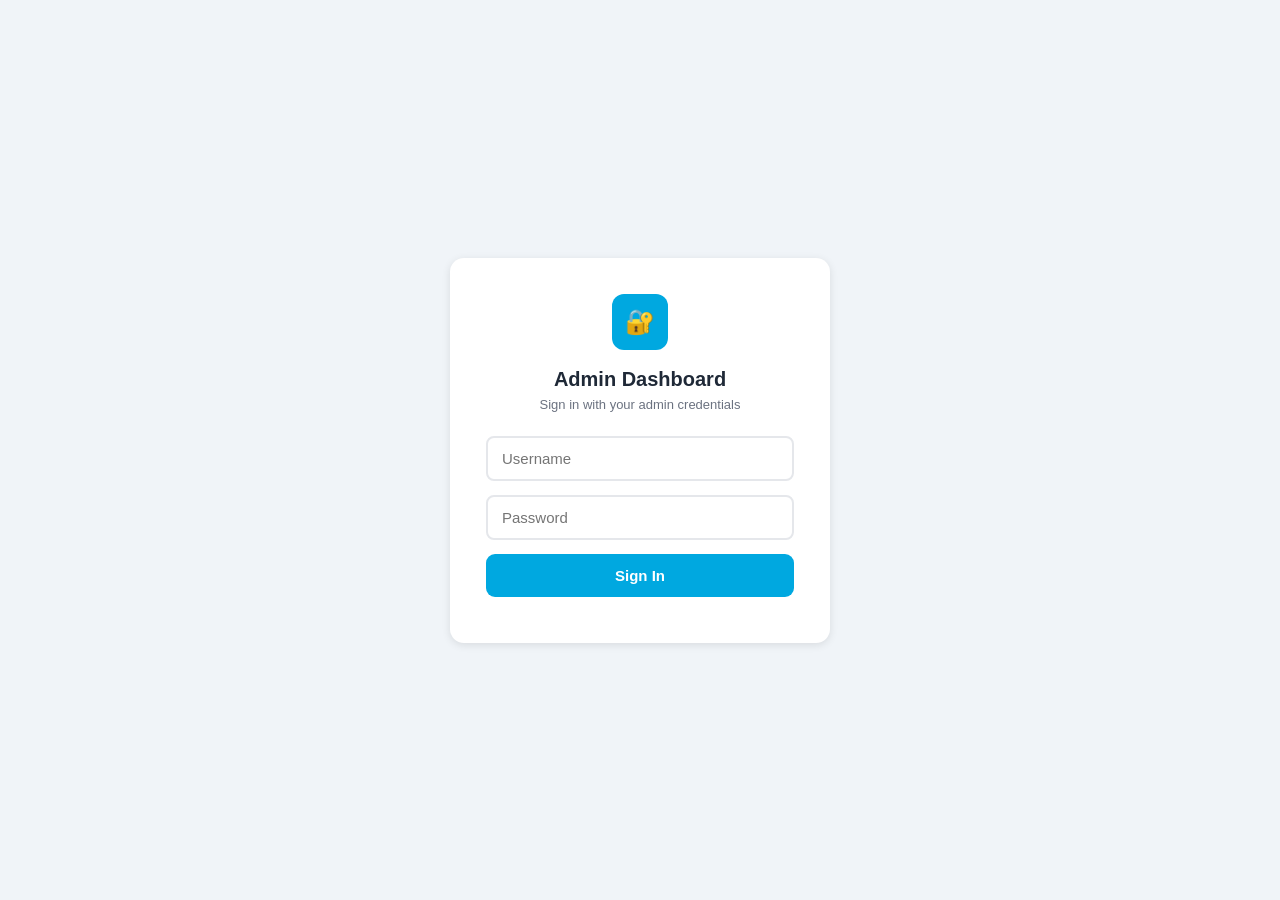
<file: Scheduling System/admin.html>
<!DOCTYPE html>
<html lang="en">
<head>
<meta charset="UTF-8">
<meta name="viewport" content="width=device-width, initial-scale=1.0">
<title>Activation Admin Dashboard</title>
<style>
*{box-sizing:border-box;margin:0;padding:0}
body{font-family:-apple-system,BlinkMacSystemFont,'Segoe UI',sans-serif;background:#f0f4f8;min-height:100vh}
.header{background:#00A8E0;color:#fff;padding:16px 24px;display:flex;align-items:center;justify-content:space-between}
.header h1{font-size:19px;font-weight:700}
.header-right{display:flex;align-items:center;gap:12px}
.user-info{font-size:12px;opacity:.9;text-align:right;line-height:1.5}
.logout-btn{background:rgba(255,255,255,.2);border:none;color:#fff;padding:6px 14px;border-radius:7px;cursor:pointer;font-size:13px;font-weight:600}
.logout-btn:hover{background:rgba(255,255,255,.3)}
.master-btn{background:rgba(255,255,255,.15);border:1px solid rgba(255,255,255,.4);color:#fff;padding:6px 14px;border-radius:7px;cursor:pointer;font-size:13px;font-weight:600;text-decoration:none;display:inline-block}
.master-btn:hover{background:rgba(255,255,255,.25)}

/* Login */
.login-wrap{min-height:100vh;display:flex;align-items:center;justify-content:center;background:#f0f4f8;padding:20px}
.login-card{background:#fff;border-radius:14px;padding:36px;box-shadow:0 2px 8px rgba(0,0,0,.1);width:100%;max-width:380px;text-align:center}
.login-logo{width:56px;height:56px;background:#00A8E0;border-radius:12px;display:flex;align-items:center;justify-content:center;font-size:24px;margin:0 auto 18px}
.login-card h2{font-size:20px;color:#1f2937;margin-bottom:6px}
.login-card p{color:#6b7280;font-size:13px;margin-bottom:24px}
.login-card input{width:100%;padding:12px 14px;border:2px solid #e5e7eb;border-radius:8px;font-size:15px;margin-bottom:14px}
.login-card input:focus{outline:none;border-color:#00A8E0}
.login-card button{width:100%;padding:13px;background:#00A8E0;color:#fff;border:none;border-radius:9px;font-size:15px;font-weight:700;cursor:pointer}
.login-card button:hover{background:#0090c4}
.login-err{color:#dc2626;font-size:13px;margin-top:10px}
.office-badge{display:inline-block;background:#e0f2fe;color:#0369a1;padding:3px 9px;border-radius:20px;font-size:11px;font-weight:700;margin-top:6px}

/* Nav tabs */
.nav-tabs{background:#fff;border-bottom:2px solid #e5e7eb;display:flex;padding:0 24px}
.nav-tab{padding:14px 20px;font-size:14px;font-weight:600;color:#6b7280;border-bottom:3px solid transparent;cursor:pointer;margin-bottom:-2px;transition:all .2s}
.nav-tab:hover{color:#374151}
.nav-tab.active{color:#00A8E0;border-bottom-color:#00A8E0}

/* Dashboard */
.dash{max-width:1150px;margin:0 auto;padding:22px 16px}
.stats-row{display:grid;grid-template-columns:repeat(5,1fr);gap:12px;margin-bottom:22px}
.stat-card{background:#fff;border-radius:12px;padding:16px;box-shadow:0 1px 3px rgba(0,0,0,.07);text-align:center}
.stat-num{font-size:28px;font-weight:800;color:#00A8E0}
.stat-lbl{font-size:11px;color:#6b7280;margin-top:4px}

/* Filters */
.filters{background:#fff;border-radius:12px;padding:16px;box-shadow:0 1px 3px rgba(0,0,0,.07);margin-bottom:16px}
.filters-row{display:flex;flex-wrap:wrap;gap:10px;align-items:flex-end}
.fg{display:flex;flex-direction:column;gap:5px;flex:1;min-width:130px}
.fg label{font-size:12px;font-weight:600;color:#374151}
.fg input,.fg select{padding:9px 11px;border:2px solid #e5e7eb;border-radius:8px;font-size:13px;color:#1f2937;background:#fff}
.fg input:focus,.fg select:focus{outline:none;border-color:#00A8E0}
.btn-filter{padding:9px 16px;background:#00A8E0;color:#fff;border:none;border-radius:8px;font-size:13px;font-weight:700;cursor:pointer;align-self:flex-end}
.btn-filter:hover{background:#0090c4}
.btn-clear{padding:9px 14px;background:#fff;color:#6b7280;border:2px solid #e5e7eb;border-radius:8px;font-size:13px;cursor:pointer;align-self:flex-end}
.btn-clear:hover{border-color:#9ca3af}

/* Table */
.table-wrap{background:#fff;border-radius:12px;box-shadow:0 1px 3px rgba(0,0,0,.07);overflow:hidden}
.table-head{padding:14px 18px;border-bottom:1px solid #f0f0f0;display:flex;align-items:center;justify-content:space-between}
.table-head h3{font-size:15px;color:#1f2937;font-weight:700}
.count-badge{background:#f0f4f8;color:#6b7280;font-size:12px;padding:3px 9px;border-radius:20px}
table{width:100%;border-collapse:collapse}
th{background:#f8fafc;text-align:left;padding:10px 14px;font-size:11px;color:#6b7280;font-weight:700;text-transform:uppercase;letter-spacing:.04em;border-bottom:1px solid #f0f0f0}
td{padding:11px 14px;font-size:13px;color:#374151;border-bottom:1px solid #f7f7f7;vertical-align:middle}
tr:last-child td{border-bottom:none}
tr:hover td{background:#fafafa}
.status-badge{display:inline-block;padding:3px 9px;border-radius:20px;font-size:11px;font-weight:700}
.s-Scheduled{background:#dbeafe;color:#1d4ed8}
.s-Completed{background:#dcfce7;color:#15803d}
.s-Cancelled{background:#fee2e2;color:#b91c1c}
.s-No-Show{background:#fef3c7;color:#b45309}
.type-badge{display:inline-block;padding:2px 7px;border-radius:5px;font-size:10px;font-weight:600;background:#f0f4f8;color:#374151}
.action-btn{padding:5px 10px;border-radius:6px;font-size:12px;font-weight:600;cursor:pointer;border:none;transition:all .15s}
.btn-edit{background:#eff6ff;color:#2563eb}
.btn-edit:hover{background:#dbeafe}
.btn-cancel{background:#fef2f2;color:#dc2626}
.btn-cancel:hover{background:#fee2e2}
.action-gap{display:flex;gap:6px}

/* Reports */
.report-grid{display:grid;grid-template-columns:1fr 1fr;gap:16px;margin-bottom:16px}
.report-card{background:#fff;border-radius:12px;padding:20px;box-shadow:0 1px 3px rgba(0,0,0,.07)}
.report-card h4{font-size:14px;font-weight:700;color:#1f2937;margin-bottom:16px;display:flex;align-items:center;gap:7px}
.report-card .card-icon{font-size:16px}
.rep-stats{display:grid;grid-template-columns:repeat(3,1fr);gap:10px;margin-bottom:16px}
.rep-stat{background:#f8fafc;border-radius:9px;padding:13px;text-align:center}
.rep-stat .rn{font-size:26px;font-weight:800;color:#00A8E0}
.rep-stat .rl{font-size:11px;color:#6b7280;margin-top:3px}
.rep-stat.green .rn{color:#15803d}
.rep-stat.red .rn{color:#dc2626}
.rep-stat.orange .rn{color:#ea580c}

/* Bar chart */
.bar-list{display:flex;flex-direction:column;gap:8px}
.bar-row{display:flex;align-items:center;gap:8px}
.bar-label{font-size:12px;color:#374151;width:46px;flex-shrink:0;text-align:right}
.bar-track{flex:1;background:#f0f4f8;border-radius:4px;height:22px;overflow:hidden}
.bar-fill{height:100%;background:#00A8E0;border-radius:4px;transition:width .5s ease;display:flex;align-items:center;justify-content:flex-end;padding-right:6px;min-width:2px}
.bar-fill span{font-size:11px;color:#fff;font-weight:700;white-space:nowrap}
.bar-fill.zero{background:#e5e7eb}

/* Activator table in reports */
.rep-table{width:100%;border-collapse:collapse;font-size:13px}
.rep-table th{background:#f8fafc;padding:8px 12px;text-align:left;font-size:11px;color:#6b7280;font-weight:700;text-transform:uppercase;border-bottom:1px solid #e5e7eb}
.rep-table td{padding:10px 12px;border-bottom:1px solid #f7f7f7;color:#374151}
.rep-table tr:last-child td{border-bottom:none}
.rep-table tr:hover td{background:#fafafa}
.pct-bar{display:flex;align-items:center;gap:6px}
.pct-track{width:60px;background:#f0f4f8;border-radius:3px;height:8px;overflow:hidden}
.pct-fill{height:100%;background:#15803d;border-radius:3px}

/* Modal */
.modal-overlay{position:fixed;inset:0;background:rgba(0,0,0,.45);z-index:100;display:flex;align-items:center;justify-content:center;padding:16px}
.modal{background:#fff;border-radius:14px;padding:28px;width:100%;max-width:560px;max-height:90vh;overflow-y:auto;box-shadow:0 8px 32px rgba(0,0,0,.18)}
.modal h3{font-size:18px;color:#1f2937;margin-bottom:18px;display:flex;justify-content:space-between;align-items:center}
.modal-close{background:none;border:none;font-size:20px;cursor:pointer;color:#9ca3af;line-height:1}
.modal-close:hover{color:#374151}
.mfg{margin-bottom:14px}
.mfg label{display:block;font-size:13px;font-weight:600;color:#374151;margin-bottom:5px}
.mfg input,.mfg select,.mfg textarea{width:100%;padding:10px 12px;border:2px solid #e5e7eb;border-radius:8px;font-size:14px;color:#1f2937;background:#fff}
.mfg input:focus,.mfg select:focus,.mfg textarea:focus{outline:none;border-color:#00A8E0}
.mfg textarea{resize:vertical;min-height:70px}
.modal-row{display:grid;grid-template-columns:1fr 1fr;gap:12px}
.modal-btns{display:flex;gap:10px;margin-top:20px}
.modal-btns button{flex:1;padding:11px;border-radius:9px;font-size:14px;font-weight:700;cursor:pointer;border:none}
.m-save{background:#00A8E0;color:#fff}
.m-save:hover{background:#0090c4}
.m-cancel{background:#f3f4f6;color:#374151}
.m-cancel:hover{background:#e5e7eb}

/* Misc */
.empty{text-align:center;padding:48px 20px;color:#9ca3af}
.empty-ico{font-size:40px;margin-bottom:12px}
.spin{display:inline-block;width:22px;height:22px;border:3px solid #e5e7eb;border-top-color:#00A8E0;border-radius:50%;animation:sp .7s linear infinite}
@keyframes sp{to{transform:rotate(360deg)}}
.loading{text-align:center;padding:32px;color:#6b7280}
.alert{padding:10px 13px;border-radius:7px;font-size:13px;margin-bottom:12px}
.alert-err{background:#fef2f2;color:#dc2626;border:1px solid #fecaca}
.alert-ok{background:#f0fdf4;color:#15803d;border:1px solid #bbf7d0}
.pw-hint{font-size:11px;color:#9ca3af;margin-top:4px}

@media(max-width:800px){
  .stats-row{grid-template-columns:repeat(3,1fr)}
  .report-grid{grid-template-columns:1fr}
  th:nth-child(5),td:nth-child(5),th:nth-child(6),td:nth-child(6){display:none}
}
</style>
</head>
<body>

<!-- LOGIN -->
<div id="loginPage">
  <div class="login-wrap">
    <div class="login-card">
      <div class="login-logo">🔐</div>
      <h2>Admin Dashboard</h2>
      <p>Sign in with your admin credentials</p>
      <input type="text" id="unInput" placeholder="Username" autocomplete="username"
             onkeydown="if(event.key==='Enter')document.getElementById('pwInput').focus()">
      <input type="password" id="pwInput" placeholder="Password" autocomplete="current-password"
             onkeydown="if(event.key==='Enter')login()">
      <button onclick="login()" id="loginBtn">Sign In</button>
      <div id="loginErr" class="login-err"></div>
    </div>
  </div>
</div>

<!-- DASHBOARD -->
<div id="dashboard" style="display:none">
  <div class="header">
    <h1>📋 Activation Dashboard</h1>
    <div class="header-right">
      <div class="user-info">
        <span id="userDisplayName" style="font-weight:700"></span>
        <div id="userOfficeBadge"></div>
      </div>
      <span id="headerDate" style="font-size:12px;opacity:.85"></span>
      <span id="masterLink" style="display:none"></span>
      <button class="logout-btn" onclick="logout()">Sign Out</button>
    </div>
  </div>

  <div class="nav-tabs">
    <div class="nav-tab active" id="tabAppt" onclick="switchTab('appt')">📅 Appointments</div>
    <div class="nav-tab" id="tabReports" onclick="switchTab('reports')">📊 Reports</div>
  </div>

  <!-- APPOINTMENTS TAB -->
  <div id="pageAppt" class="dash">
    <div class="stats-row">
      <div class="stat-card"><div class="stat-num" id="statTotal">—</div><div class="stat-lbl">Total</div></div>
      <div class="stat-card"><div class="stat-num" id="statToday">—</div><div class="stat-lbl">Today</div></div>
      <div class="stat-card"><div class="stat-num" id="statUpcoming">—</div><div class="stat-lbl">Upcoming</div></div>
      <div class="stat-card"><div class="stat-num" id="statCompleted">—</div><div class="stat-lbl">Completed</div></div>
      <div class="stat-card"><div class="stat-num" id="statDevices">—</div><div class="stat-lbl">Devices Today</div></div>
    </div>

    <div class="filters">
      <div class="filters-row">
        <div class="fg"><label>Search</label>
          <input type="text" id="fSearch" placeholder="Name, DSI/SPM, activator…" onkeydown="if(event.key==='Enter')applyFilters()"></div>
        <div class="fg"><label>Activator</label>
          <select id="fActivator"><option value="">All Activators</option></select></div>
        <div class="fg"><label>Status</label>
          <select id="fStatus">
            <option value="">All</option>
            <option>Scheduled</option><option>Completed</option>
            <option>Cancelled</option><option>No-Show</option>
          </select></div>
        <div class="fg"><label>Date</label><input type="date" id="fDate"></div>
        <button class="btn-filter" onclick="applyFilters()">Search</button>
        <button class="btn-clear" onclick="clearFilters()">Clear</button>
      </div>
    </div>

    <div class="table-wrap">
      <div class="table-head">
        <h3>Appointments</h3>
        <span class="count-badge" id="apptCount">Loading…</span>
      </div>
      <div id="tableBody"><div class="loading"><div class="spin"></div><br>Loading…</div></div>
    </div>
  </div>

  <!-- REPORTS TAB -->
  <div id="pageReports" class="dash" style="display:none">
    <div id="reportsBody"><div class="loading"><div class="spin"></div><br>Loading reports…</div></div>
  </div>
</div>

<!-- EDIT MODAL -->
<div id="editModal" class="modal-overlay" style="display:none" onclick="if(event.target===this)closeModal()">
  <div class="modal">
    <h3>Edit Appointment <button class="modal-close" onclick="closeModal()">✕</button></h3>
    <div id="modalErr" class="alert alert-err" style="display:none"></div>
    <div id="modalOk"  class="alert alert-ok"  style="display:none"></div>
    <input type="hidden" id="mId">
    <div class="modal-row">
      <div class="mfg"><label>Date</label><input type="date" id="mDate"></div>
      <div class="mfg"><label>Time</label><input type="time" id="mTime"></div>
    </div>
    <div class="mfg"><label>Activator</label><select id="mActivator"></select></div>
    <div class="modal-row">
      <div class="mfg"><label>Customer Name</label><input type="text" id="mCustName"></div>
      <div class="mfg"><label>DSI / SPM Number</label><input type="text" id="mDsi"></div>
    </div>
    <div class="mfg"><label>Customer Email</label><input type="email" id="mEmail"></div>
    <div class="modal-row">
      <div class="mfg"><label>Customer Phone</label><input type="tel" id="mPhone"></div>
      <div class="mfg"><label>Devices</label>
        <select id="mDevices">
          <option value="1">1 device</option><option value="2">2 devices</option>
          <option value="3">3 devices</option><option value="4">4 devices</option>
          <option value="5">5 devices</option><option value="6">6+ devices</option>
        </select>
      </div>
    </div>
    <div class="modal-row">
      <div class="mfg"><label>Status</label>
        <select id="mStatus" onchange="onStatusChange()">
          <option>Scheduled</option><option>Completed</option>
          <option>Cancelled</option><option>No-Show</option>
        </select>
      </div>
      <div class="mfg"><label>Address (in-person)</label>
        <input type="text" id="mAddr" placeholder="Leave blank if phone">
      </div>
    </div>
    <div class="mfg" id="cancelReasonField" style="display:none">
      <label>Cancellation Reason <span style="color:#dc2626">*</span></label>
      <textarea id="mCancelReason" placeholder="Required — enter reason for cancellation…" style="min-height:60px"></textarea>
      <div id="cancelReasonErr" style="color:#dc2626;font-size:12px;margin-top:4px;display:none">Please enter a cancellation reason.</div>
    </div>
    <div class="mfg"><label>Notes</label><textarea id="mNotes" placeholder="Internal notes…"></textarea></div>
    <div class="modal-btns">
      <button class="m-cancel" onclick="closeModal()">Cancel</button>
      <button class="m-save" id="saveBtn" onclick="saveEdit()">Save Changes</button>
    </div>
  </div>
</div>

<!-- CANCEL REASON PROMPT -->
<div id="cancelPromptModal" class="modal-overlay" style="display:none" onclick="if(event.target===this)closeCancelPrompt()">
  <div class="modal" style="max-width:420px">
    <h3>Cancel Appointment <button class="modal-close" onclick="closeCancelPrompt()">✕</button></h3>
    <input type="hidden" id="cancelPromptId">
    <p style="font-size:13px;color:#6b7280;margin-bottom:16px">Please provide a reason before cancelling this appointment.</p>
    <div class="mfg">
      <label>Reason for Cancellation <span style="color:#dc2626">*</span></label>
      <textarea id="cancelPromptReason" placeholder="e.g. Customer requested cancellation, schedule conflict…" style="min-height:70px" onkeydown="if(event.key==='Enter'&&event.ctrlKey)submitCancelPrompt()"></textarea>
      <div id="cancelPromptErr" style="color:#dc2626;font-size:12px;margin-top:4px;display:none">Please enter a reason to continue.</div>
    </div>
    <div class="modal-btns">
      <button class="m-cancel" onclick="closeCancelPrompt()">Go Back</button>
      <button style="flex:1;padding:11px;border-radius:9px;font-size:14px;font-weight:700;cursor:pointer;border:none;background:#dc2626;color:#fff" onclick="submitCancelPrompt()">Confirm Cancellation</button>
    </div>
  </div>
</div>

<script>
let allAppointments = [];
let allActivators   = [];
let currentFilters  = {};
let currentTab      = 'appt';
let currentUser     = null;
let sessionToken    = null;

// ── Auth ──────────────────────────────────────────────────────

window.onload = function() {
  const token = localStorage.getItem('adminToken');
  if (token) {
    google.script.run
      .withSuccessHandler(function(user) {
        if (user) {
          sessionToken = token;
          currentUser  = user;
          showDashboard();
        } else {
          localStorage.removeItem('adminToken');
          showLogin();
        }
      })
      .withFailureHandler(showLogin)
      .validateSession(token);
  } else {
    showLogin();
  }
};

function showLogin() {
  document.getElementById('loginPage').style.display  = 'block';
  document.getElementById('dashboard').style.display  = 'none';
}

function login() {
  const un = document.getElementById('unInput').value.trim();
  const pw = document.getElementById('pwInput').value;
  const btn = document.getElementById('loginBtn');
  document.getElementById('loginErr').textContent = '';
  if (!un || !pw) { document.getElementById('loginErr').textContent = 'Enter username and password.'; return; }
  btn.disabled = true; btn.textContent = 'Signing in…';
  google.script.run
    .withSuccessHandler(function(res) {
      btn.disabled = false; btn.textContent = 'Sign In';
      if (res.success) {
        localStorage.setItem('adminToken', res.token);
        sessionToken = res.token;
        currentUser  = { role: res.role, officeAccess: res.officeAccess, displayName: res.displayName, username: res.username };
        showDashboard();
      } else {
        document.getElementById('loginErr').textContent = res.error || 'Invalid credentials.';
      }
    })
    .withFailureHandler(function(err) {
      btn.disabled = false; btn.textContent = 'Sign In';
      document.getElementById('loginErr').textContent = 'Login failed. Please try again.';
    })
    .loginAdmin(un, pw);
}

function logout() {
  if (sessionToken) {
    google.script.run.logoutAdmin(sessionToken);
  }
  localStorage.removeItem('adminToken');
  sessionToken = null;
  currentUser  = null;
  allAppointments = [];
  allActivators   = [];
  document.getElementById('unInput').value = '';
  document.getElementById('pwInput').value = '';
  showLogin();
}

function showDashboard() {
  document.getElementById('loginPage').style.display  = 'none';
  document.getElementById('dashboard').style.display  = 'block';

  const now = new Date();
  document.getElementById('headerDate').textContent =
    now.toLocaleDateString('en-US',{weekday:'long',month:'long',day:'numeric',year:'numeric'});

  document.getElementById('userDisplayName').textContent = currentUser.displayName || currentUser.username;

  // Show office badge or superadmin indicator
  const badge = document.getElementById('userOfficeBadge');
  if (currentUser.role === 'superadmin') {
    badge.innerHTML = '<span class="office-badge" style="background:#fef3c7;color:#92400e">⭐ Superadmin</span>';
  } else if (currentUser.officeAccess) {
    const offices = currentUser.officeAccess.split('|').filter(o => o.trim());
    badge.innerHTML = offices.map(o => `<span class="office-badge">${esc(o.trim())}</span>`).join(' ');
  }

  // Show Master Dashboard link for superadmins
  const masterEl = document.getElementById('masterLink');
  if (currentUser.role === 'superadmin') {
    masterEl.style.display = 'inline';
    masterEl.innerHTML = '<a class="master-btn" href="?page=master" target="_blank">Master Dashboard →</a>';
  }

  loadActivators();
  loadAppointments({});
}

// ── Init ──────────────────────────────────────────────────────

function loadActivators() {
  google.script.run
    .withSuccessHandler(function(data) {
      allActivators = data;
      const s1 = document.getElementById('fActivator');
      const s2 = document.getElementById('mActivator');
      s1.innerHTML = '<option value="">All Activators</option>';
      s2.innerHTML = '';
      data.forEach(a => {
        s1.innerHTML += `<option value="${a.id}">${esc(a.name)}</option>`;
        s2.innerHTML += `<option value="${a.id}">${esc(a.name)}</option>`;
      });
    })
    .getActivatorsForUser(sessionToken);
}

// ── Tab switching ─────────────────────────────────────────────
function switchTab(tab) {
  currentTab = tab;
  document.getElementById('tabAppt').classList.toggle('active', tab==='appt');
  document.getElementById('tabReports').classList.toggle('active', tab==='reports');
  document.getElementById('pageAppt').style.display    = tab==='appt'    ? 'block' : 'none';
  document.getElementById('pageReports').style.display = tab==='reports' ? 'block' : 'none';
  if (tab==='reports') loadReports();
}

// ── Appointments tab ──────────────────────────────────────────
function loadAppointments(filters) {
  document.getElementById('tableBody').innerHTML =
    '<div class="loading"><div class="spin"></div><br>Loading…</div>';
  google.script.run
    .withSuccessHandler(function(data) {
      allAppointments = data;
      updateStats(data);
      renderTable(data);
    })
    .getAppointmentsForUser(sessionToken, filters);
}

function updateStats(data) {
  const today = todayStr();
  const todayAppts = data.filter(a => a.date === today);
  document.getElementById('statTotal').textContent     = data.length;
  document.getElementById('statToday').textContent     = todayAppts.length;
  document.getElementById('statUpcoming').textContent  = data.filter(a=>a.date>=today&&a.status==='Scheduled').length;
  document.getElementById('statCompleted').textContent = data.filter(a=>a.status==='Completed').length;
  document.getElementById('statDevices').textContent   = todayAppts.reduce((s,a)=>s+(Number(a.deviceCount)||1),0);
}

function renderTable(data) {
  document.getElementById('apptCount').textContent = data.length+' result'+(data.length!==1?'s':'');
  if (!data.length) {
    document.getElementById('tableBody').innerHTML =
      '<div class="empty"><div class="empty-ico">📭</div><strong>No appointments found</strong><br>Try adjusting your filters.</div>';
    return;
  }
  document.getElementById('tableBody').innerHTML =
    '<table><thead><tr>'+
    '<th>Date & Time</th><th>Customer</th><th>DSI/SPM</th>'+
    '<th>Activator</th><th>Devices</th><th>Type</th><th>Status</th><th>Actions</th>'+
    '</tr></thead><tbody>'+
    data.map(a=>`
      <tr>
        <td><strong>${fmtDate(a.date)}</strong><br><span style="color:#6b7280;font-size:11px">${fmtTime(a.time)}</span></td>
        <td><strong>${esc(a.customerName)}</strong><br><span style="color:#6b7280;font-size:11px">${esc(a.customerPhone)}</span></td>
        <td style="font-family:monospace;font-size:12px">${esc(a.dsiSpmNumber)}</td>
        <td>${esc(a.activatorName)}</td>
        <td style="text-align:center;font-weight:700;color:#374151">${a.deviceCount||1}</td>
        <td><span class="type-badge">${a.appointmentType==='phone'?'📞 Phone':'🏪 In-Person'}</span></td>
        <td><span class="status-badge s-${a.status.replace(' ','-')}">${a.status}</span></td>
        <td><div class="action-gap">
          <button class="action-btn btn-edit" onclick="openEdit('${a.id}')">Edit</button>
          ${a.status!=='Cancelled'?`<button class="action-btn btn-cancel" onclick="cancelAppt('${a.id}')">Cancel</button>`:''}
        </div></td>
      </tr>`).join('')+
    '</tbody></table>';
}

function applyFilters() {
  const f = {};
  const s  = document.getElementById('fSearch').value.trim();
  const a  = document.getElementById('fActivator').value;
  const st = document.getElementById('fStatus').value;
  const d  = document.getElementById('fDate').value;
  if (s)  f.search      = s;
  if (a)  f.activatorId = a;
  if (st) f.status      = st;
  if (d)  f.date        = d;
  currentFilters = f;
  loadAppointments(f);
}

function clearFilters() {
  ['fSearch','fActivator','fStatus','fDate'].forEach(id => document.getElementById(id).value='');
  currentFilters = {};
  loadAppointments({});
}

// ── Reports tab ───────────────────────────────────────────────
function loadReports() {
  document.getElementById('reportsBody').innerHTML =
    '<div class="loading"><div class="spin"></div><br>Loading reports…</div>';
  google.script.run
    .withSuccessHandler(renderReports)
    .withFailureHandler(function(){
      document.getElementById('reportsBody').innerHTML='<p style="color:#dc2626;padding:20px">Failed to load report data.</p>';
    })
    .getReportDataForUser(sessionToken);
}

function renderReports(d) {
  const s = d.summary;
  const maxDay  = Math.max(...d.byDay.map(x=>x.count), 1);
  const maxHour = Math.max(...d.byHour.map(x=>x.count), 1);

  document.getElementById('reportsBody').innerHTML = `
    <div class="rep-stats" style="margin-bottom:20px">
      <div class="rep-stat"><div class="rn">${s.total}</div><div class="rl">Total Appointments</div></div>
      <div class="rep-stat green"><div class="rn">${s.completionRate}%</div><div class="rl">Completion Rate</div></div>
      <div class="rep-stat red"><div class="rn">${s.noShowRate}%</div><div class="rl">No-Show Rate</div></div>
      <div class="rep-stat"><div class="rn">${s.Completed}</div><div class="rl">Completed</div></div>
      <div class="rep-stat orange"><div class="rn">${s['No-Show']}</div><div class="rl">No-Shows</div></div>
      <div class="rep-stat"><div class="rn">${s.Cancelled}</div><div class="rl">Cancelled</div></div>
      <div class="rep-stat"><div class="rn">${s.Scheduled}</div><div class="rl">Scheduled</div></div>
      <div class="rep-stat"><div class="rn">${s.totalDevices}</div><div class="rl">Devices Activated</div></div>
      <div class="rep-stat"><div class="rn">${s.total>0?Math.round(s.totalDevices/Math.max(s.Completed,1)*10)/10:0}</div><div class="rl">Avg Devices/Appt</div></div>
    </div>

    <div class="report-grid">
      <div class="report-card" style="grid-column:1/-1">
        <h4><span class="card-icon">👥</span> Performance by Activator</h4>
        <table class="rep-table">
          <thead><tr>
            <th>Activator</th><th>Total</th><th>Completed</th>
            <th>No-Shows</th><th>Cancelled</th><th>Completion Rate</th>
          </tr></thead>
          <tbody>
            ${d.byActivator.length ? d.byActivator.map(a => {
              const concluded = a.completed + a.noShow;
              const rate = concluded > 0 ? Math.round(a.completed/concluded*100) : 0;
              return `<tr>
                <td><strong>${esc(a.name)}</strong></td>
                <td>${a.total}</td>
                <td style="color:#15803d;font-weight:600">${a.completed}</td>
                <td style="color:#b45309;font-weight:600">${a.noShow}</td>
                <td style="color:#6b7280">${a.cancelled}</td>
                <td>
                  <div class="pct-bar">
                    <div class="pct-track"><div class="pct-fill" style="width:${rate}%"></div></div>
                    <span style="font-size:12px;font-weight:700;color:#374151">${rate}%</span>
                  </div>
                </td>
              </tr>`;
            }).join('') : '<tr><td colspan="6" style="text-align:center;color:#9ca3af;padding:20px">No data yet</td></tr>'}
          </tbody>
        </table>
      </div>

      <div class="report-card">
        <h4><span class="card-icon">📅</span> Appointments by Day of Week</h4>
        <div class="bar-list">
          ${d.byDay.map(item => `
            <div class="bar-row">
              <div class="bar-label">${item.day}</div>
              <div class="bar-track">
                <div class="bar-fill ${item.count===0?'zero':''}" style="width:${Math.round(item.count/maxDay*100)}%">
                  ${item.count > 0 ? `<span>${item.count}</span>` : ''}
                </div>
              </div>
            </div>`).join('')}
        </div>
      </div>

      <div class="report-card">
        <h4><span class="card-icon">🕐</span> Appointments by Hour</h4>
        <div class="bar-list">
          ${d.byHour.map(item => `
            <div class="bar-row">
              <div class="bar-label" style="width:56px;font-size:11px">${item.label}</div>
              <div class="bar-track">
                <div class="bar-fill ${item.count===0?'zero':''}" style="width:${Math.round(item.count/maxHour*100)}%">
                  ${item.count > 0 ? `<span>${item.count}</span>` : ''}
                </div>
              </div>
            </div>`).join('')}
        </div>
      </div>
    </div>`;
}

// ── Edit modal ────────────────────────────────────────────────
function openEdit(id) {
  const a = allAppointments.find(x=>x.id===id);
  if (!a) return;
  document.getElementById('mId').value            = a.id;
  document.getElementById('mDate').value          = a.date;
  document.getElementById('mTime').value          = a.time;
  document.getElementById('mCustName').value      = a.customerName||'';
  document.getElementById('mEmail').value         = a.customerEmail||'';
  document.getElementById('mPhone').value         = a.customerPhone||'';
  document.getElementById('mAddr').value          = a.address||'';
  document.getElementById('mDsi').value           = a.dsiSpmNumber||'';
  document.getElementById('mNotes').value         = a.notes||'';
  document.getElementById('mStatus').value        = a.status||'Scheduled';
  document.getElementById('mDevices').value       = String(a.deviceCount||1);
  document.getElementById('mActivator').value     = a.activatorId;
  document.getElementById('mCancelReason').value  = a.cancelReason||'';
  document.getElementById('cancelReasonErr').style.display = 'none';
  document.getElementById('modalErr').style.display = 'none';
  document.getElementById('modalOk').style.display  = 'none';
  onStatusChange();
  document.getElementById('editModal').style.display = 'flex';
}

function closeModal() { document.getElementById('editModal').style.display='none'; }

function onStatusChange() {
  const isCancelled = document.getElementById('mStatus').value === 'Cancelled';
  document.getElementById('cancelReasonField').style.display = isCancelled ? 'block' : 'none';
  if (!isCancelled) document.getElementById('cancelReasonErr').style.display = 'none';
}

function saveEdit() {
  const status       = document.getElementById('mStatus').value;
  const cancelReason = document.getElementById('mCancelReason').value.trim();
  if (status === 'Cancelled' && !cancelReason) {
    document.getElementById('cancelReasonErr').style.display = 'block';
    document.getElementById('mCancelReason').focus();
    return;
  }
  document.getElementById('cancelReasonErr').style.display = 'none';
  const btn = document.getElementById('saveBtn');
  btn.disabled=true; btn.textContent='Saving…';
  const actSel = document.getElementById('mActivator');
  const updates = {
    date:          document.getElementById('mDate').value,
    time:          document.getElementById('mTime').value,
    activatorId:   actSel.value,
    activatorName: actSel.options[actSel.selectedIndex]&&actSel.options[actSel.selectedIndex].text||'',
    customerName:  document.getElementById('mCustName').value,
    customerEmail: document.getElementById('mEmail').value,
    customerPhone: document.getElementById('mPhone').value,
    address:       document.getElementById('mAddr').value,
    dsiSpmNumber:  document.getElementById('mDsi').value,
    status:        status,
    notes:         document.getElementById('mNotes').value,
    deviceCount:   parseInt(document.getElementById('mDevices').value)||1
  };
  if (status === 'Cancelled') updates.cancelReason = cancelReason;
  google.script.run
    .withSuccessHandler(function(res) {
      btn.disabled=false; btn.textContent='Save Changes';
      if (res.success) {
        document.getElementById('modalOk').style.display='block';
        document.getElementById('modalOk').textContent='Appointment updated successfully.';
        document.getElementById('modalErr').style.display='none';
        loadAppointments(currentFilters);
      } else {
        document.getElementById('modalErr').style.display='block';
        document.getElementById('modalErr').textContent=res.error||'Update failed.';
      }
    })
    .withFailureHandler(function(){
      btn.disabled=false; btn.textContent='Save Changes';
      document.getElementById('modalErr').style.display='block';
      document.getElementById('modalErr').textContent='An error occurred.';
    })
    .updateAppointment(document.getElementById('mId').value, updates);
}

function cancelAppt(id) {
  document.getElementById('cancelPromptId').value    = id;
  document.getElementById('cancelPromptReason').value = '';
  document.getElementById('cancelPromptErr').style.display = 'none';
  document.getElementById('cancelPromptModal').style.display = 'flex';
  setTimeout(() => document.getElementById('cancelPromptReason').focus(), 80);
}

function submitCancelPrompt() {
  const id     = document.getElementById('cancelPromptId').value;
  const reason = document.getElementById('cancelPromptReason').value.trim();
  if (!reason) {
    document.getElementById('cancelPromptErr').style.display = 'block';
    document.getElementById('cancelPromptReason').focus();
    return;
  }
  document.getElementById('cancelPromptModal').style.display = 'none';
  google.script.run
    .withSuccessHandler(function(res){ if(res.success) loadAppointments(currentFilters); })
    .cancelAppointment(id, reason);
}

function closeCancelPrompt() {
  document.getElementById('cancelPromptModal').style.display = 'none';
}

// ── Helpers ───────────────────────────────────────────────────
function fmtTime(t) {
  if(!t) return '';
  const [h,m]=String(t).split(':').map(Number);
  const per=h>=12?'PM':'AM', h12=h===0?12:h>12?h-12:h;
  return h12+':'+String(m).padStart(2,'0')+' '+per;
}
function fmtDate(d) {
  if(!d) return '';
  const [y,mo,dd]=String(d).split('-').map(Number);
  return new Date(y,mo-1,dd).toLocaleDateString('en-US',{month:'short',day:'numeric',year:'numeric'});
}
function todayStr() {
  const d=new Date();
  return d.getFullYear()+'-'+String(d.getMonth()+1).padStart(2,'0')+'-'+String(d.getDate()).padStart(2,'0');
}
function esc(s){ return (s||'').replace(/&/g,'&amp;').replace(/</g,'&lt;').replace(/>/g,'&gt;'); }
</script>
</body>
</html>
</file>
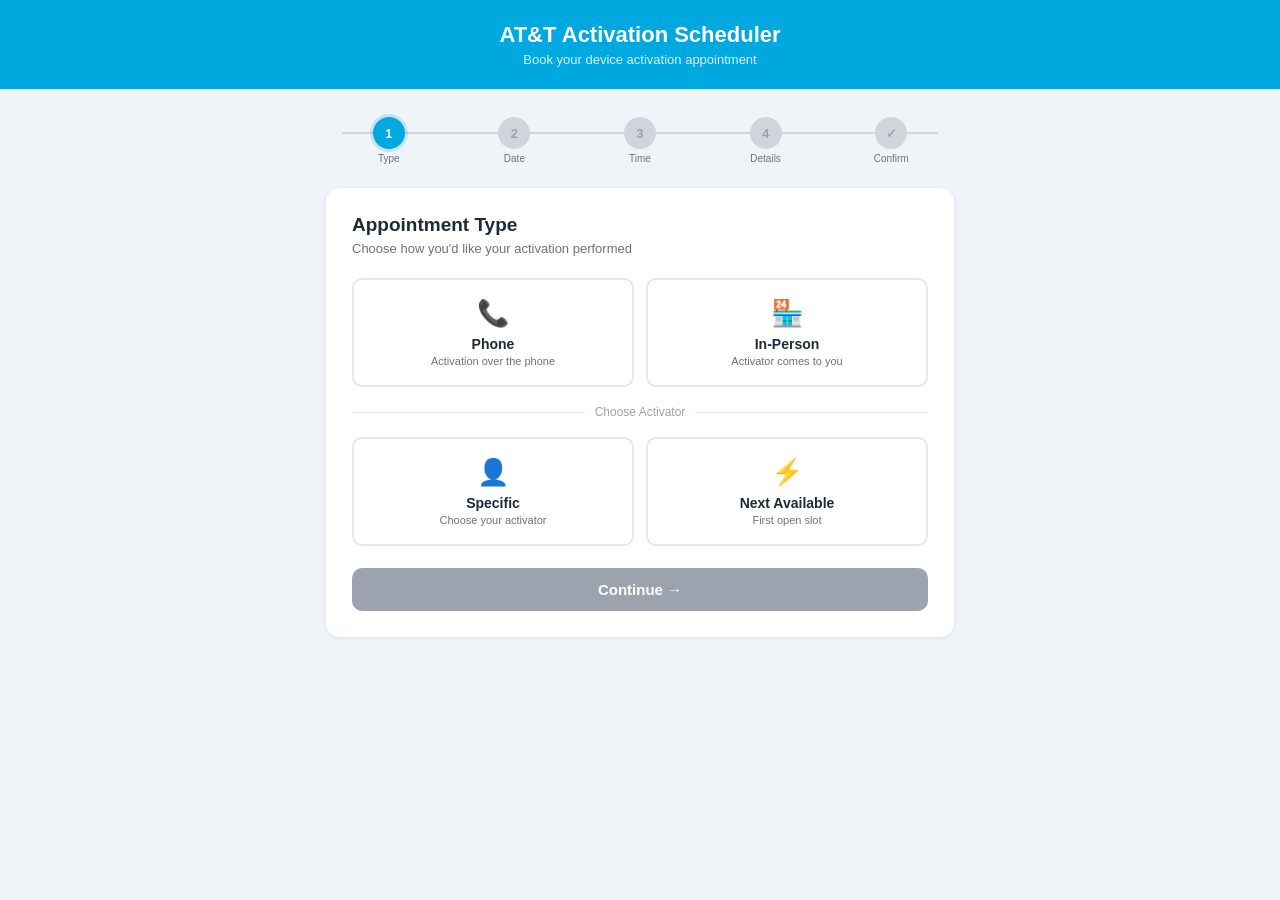
<file: Scheduling System/booking.html>
<!doctype html>
<html lang="en">
    <head>
        <meta charset="UTF-8" />
        <meta name="viewport" content="width=device-width, initial-scale=1.0" />
        <title>Schedule Your AT&T Activation</title>
        <style>
            * {
                box-sizing: border-box;
                margin: 0;
                padding: 0;
            }
            body {
                font-family:
                    -apple-system, BlinkMacSystemFont, "Segoe UI", sans-serif;
                background: #f0f4f8;
                min-height: 100vh;
            }
            .header {
                background: #00a8e0;
                color: #fff;
                padding: 22px 16px;
                text-align: center;
            }
            .header h1 {
                font-size: 22px;
                font-weight: 700;
            }
            .header p {
                font-size: 13px;
                opacity: 0.85;
                margin-top: 4px;
            }
            .container {
                max-width: 660px;
                margin: 28px auto;
                padding: 0 16px 40px;
            }

            /* Progress */
            .progress-wrap {
                display: flex;
                align-items: flex-start;
                justify-content: space-between;
                margin-bottom: 24px;
                position: relative;
            }
            .progress-wrap::before {
                content: "";
                position: absolute;
                top: 15px;
                left: 16px;
                right: 16px;
                height: 2px;
                background: #d1d5db;
                z-index: 0;
            }
            .prog-fill {
                position: absolute;
                top: 15px;
                left: 16px;
                height: 2px;
                background: #00a8e0;
                z-index: 1;
                transition: width 0.35s ease;
            }
            .step-dot {
                display: flex;
                flex-direction: column;
                align-items: center;
                z-index: 2;
                flex: 1;
            }
            .dot {
                width: 32px;
                height: 32px;
                border-radius: 50%;
                background: #d1d5db;
                color: #9ca3af;
                display: flex;
                align-items: center;
                justify-content: center;
                font-weight: 700;
                font-size: 13px;
                transition: all 0.3s;
                border: 2px solid transparent;
            }
            .dot.active {
                background: #00a8e0;
                color: #fff;
                box-shadow: 0 0 0 3px rgba(0, 168, 224, 0.2);
            }
            .dot.done {
                background: #00a8e0;
                color: #fff;
            }
            .step-label {
                font-size: 10px;
                color: #6b7280;
                margin-top: 4px;
                text-align: center;
            }

            /* Cards */
            .card {
                background: #fff;
                border-radius: 14px;
                padding: 26px;
                box-shadow: 0 1px 4px rgba(0, 0, 0, 0.08);
                margin-bottom: 16px;
            }
            .card h2 {
                font-size: 19px;
                color: #1f2937;
                margin-bottom: 5px;
            }
            .card .sub {
                color: #6b7280;
                font-size: 13px;
                margin-bottom: 22px;
            }

            /* Option buttons */
            .opt-grid {
                display: grid;
                grid-template-columns: 1fr 1fr;
                gap: 12px;
            }
            .opt-btn {
                border: 2px solid #e5e7eb;
                border-radius: 10px;
                padding: 18px 12px;
                cursor: pointer;
                text-align: center;
                transition: all 0.2s;
                background: #fff;
                width: 100%;
            }
            .opt-btn:hover {
                border-color: #00a8e0;
                background: #f0fafe;
            }
            .opt-btn.sel {
                border-color: #00a8e0;
                background: #e6f6fd;
            }
            .opt-btn .icon {
                font-size: 26px;
                margin-bottom: 7px;
            }
            .opt-btn .lbl {
                font-weight: 700;
                color: #1f2937;
                font-size: 14px;
            }
            .opt-btn .dsc {
                font-size: 11px;
                color: #6b7280;
                margin-top: 3px;
            }

            /* Activator cards */
            .act-list {
                display: flex;
                flex-direction: column;
                gap: 10px;
                margin-top: 14px;
            }
            .act-card {
                border: 2px solid #e5e7eb;
                border-radius: 10px;
                padding: 12px 14px;
                cursor: pointer;
                display: flex;
                align-items: center;
                gap: 12px;
                transition: all 0.2s;
            }
            .act-card:hover {
                border-color: #00a8e0;
                background: #f0fafe;
            }
            .act-card.sel {
                border-color: #00a8e0;
                background: #e6f6fd;
            }
            .act-avatar {
                width: 42px;
                height: 42px;
                border-radius: 50%;
                background: #00a8e0;
                color: #fff;
                display: flex;
                align-items: center;
                justify-content: center;
                font-weight: 700;
                font-size: 16px;
                flex-shrink: 0;
            }
            .act-name {
                font-weight: 600;
                color: #1f2937;
                font-size: 14px;
            }
            .act-tz {
                font-size: 11px;
                color: #6b7280;
                margin-top: 2px;
            }

            /* Time slots */
            .time-grid {
                display: grid;
                grid-template-columns: repeat(3, 1fr);
                gap: 10px;
            }
            .ts {
                border: 2px solid #e5e7eb;
                border-radius: 9px;
                padding: 12px 8px;
                cursor: pointer;
                text-align: center;
                transition: all 0.2s;
            }
            .ts:hover {
                border-color: #00a8e0;
                background: #f0fafe;
            }
            .ts.sel {
                border-color: #00a8e0;
                background: #00a8e0;
                color: #fff;
            }
            .ts .tt {
                font-weight: 700;
                font-size: 14px;
            }
            .ts .at {
                font-size: 10px;
                color: #6b7280;
                margin-top: 2px;
            }
            .ts.sel .at {
                color: rgba(255, 255, 255, 0.75);
            }

            /* Form */
            .fg {
                margin-bottom: 16px;
            }
            .fg label {
                display: block;
                font-weight: 600;
                color: #374151;
                font-size: 13px;
                margin-bottom: 5px;
            }
            .fg label span {
                color: #ef4444;
            }
            .fg input,
            .fg select {
                width: 100%;
                padding: 11px 13px;
                border: 2px solid #e5e7eb;
                border-radius: 8px;
                font-size: 15px;
                color: #1f2937;
                transition: border-color 0.2s;
                background: #fff;
            }
            .fg input:focus,
            .fg select:focus {
                outline: none;
                border-color: #00a8e0;
            }
            .fg .hint {
                font-size: 11px;
                color: #9ca3af;
                margin-top: 3px;
            }
            .form-row {
                display: grid;
                grid-template-columns: 1fr 1fr;
                gap: 14px;
            }

            /* Buttons */
            .btn {
                width: 100%;
                padding: 13px;
                border-radius: 10px;
                font-size: 15px;
                font-weight: 700;
                cursor: pointer;
                border: none;
                transition: all 0.2s;
            }
            .btn-p {
                background: #00a8e0;
                color: #fff;
            }
            .btn-p:hover:not(:disabled) {
                background: #0090c4;
            }
            .btn-p:disabled {
                background: #9ca3af;
                cursor: not-allowed;
            }
            .btn-s {
                background: #fff;
                color: #374151;
                border: 2px solid #e5e7eb;
            }
            .btn-s:hover {
                border-color: #9ca3af;
            }
            .btn-row {
                display: flex;
                gap: 10px;
                margin-top: 22px;
            }
            .btn-row .btn {
                flex: 1;
            }

            /* Summary */
            .sum-box {
                background: #f8fafc;
                border: 1px solid #e5e7eb;
                border-radius: 10px;
                padding: 16px;
                margin-bottom: 18px;
            }
            .sum-row {
                display: flex;
                justify-content: space-between;
                align-items: flex-start;
                padding: 6px 0;
                border-bottom: 1px solid #f0f0f0;
            }
            .sum-row:last-child {
                border-bottom: none;
            }
            .sum-lbl {
                color: #6b7280;
                font-size: 13px;
            }
            .sum-val {
                color: #1f2937;
                font-size: 13px;
                font-weight: 600;
                text-align: right;
                max-width: 60%;
            }

            /* Success */
            .succ-wrap {
                text-align: center;
                padding: 16px 0 24px;
            }
            .succ-circle {
                width: 68px;
                height: 68px;
                background: #ecfdf5;
                border-radius: 50%;
                display: flex;
                align-items: center;
                justify-content: center;
                margin: 0 auto 14px;
                font-size: 30px;
            }
            .succ-wrap h3 {
                color: #1f2937;
                font-size: 20px;
                margin-bottom: 7px;
            }
            .succ-wrap p {
                color: #6b7280;
                font-size: 13px;
            }

            /* Misc */
            .divider {
                display: flex;
                align-items: center;
                gap: 10px;
                margin: 18px 0;
            }
            .divider::before,
            .divider::after {
                content: "";
                flex: 1;
                height: 1px;
                background: #e5e7eb;
            }
            .divider span {
                color: #9ca3af;
                font-size: 12px;
            }
            .loading {
                text-align: center;
                padding: 28px;
                color: #6b7280;
            }
            .spin {
                display: inline-block;
                width: 26px;
                height: 26px;
                border: 3px solid #e5e7eb;
                border-top-color: #00a8e0;
                border-radius: 50%;
                animation: sp 0.7s linear infinite;
                margin-bottom: 8px;
            }
            @keyframes sp {
                to {
                    transform: rotate(360deg);
                }
            }
            .no-slots {
                text-align: center;
                padding: 28px;
                color: #6b7280;
            }
            .no-slots .ico {
                font-size: 34px;
                margin-bottom: 10px;
            }
            .alert {
                padding: 11px 14px;
                border-radius: 8px;
                font-size: 13px;
                margin-bottom: 14px;
            }
            .alert-err {
                background: #fef2f2;
                color: #dc2626;
                border: 1px solid #fecaca;
            }
            .alert-inf {
                background: #eff6ff;
                color: #2563eb;
                border: 1px solid #bfdbfe;
            }
            .booked-by-bar {
                background: #f9fafb;
                border: 1px solid #e5e7eb;
                border-radius: 8px;
                padding: 11px 13px;
                margin-bottom: 16px;
                font-size: 13px;
                color: #374151;
            }
            .booked-by-bar select {
                border: none;
                background: transparent;
                font-size: 13px;
                color: #1f2937;
                font-weight: 700;
                margin-left: 6px;
                cursor: pointer;
            }
            @media (max-width: 480px) {
                .form-row {
                    grid-template-columns: 1fr;
                }
                .time-grid {
                    grid-template-columns: 1fr 1fr;
                }
            }
        </style>
    </head>
    <body>
        <div class="header">
            <h1>AT&T Activation Scheduler</h1>
            <p>Book your device activation appointment</p>
        </div>

        <div class="container">
            <div class="progress-wrap" id="progressWrap">
                <div class="prog-fill" id="progFill" style="width: 0%"></div>
                <div class="step-dot">
                    <div class="dot active" id="dot1">1</div>
                    <span class="step-label">Type</span>
                </div>
                <div class="step-dot">
                    <div class="dot" id="dot2">2</div>
                    <span class="step-label">Date</span>
                </div>
                <div class="step-dot">
                    <div class="dot" id="dot3">3</div>
                    <span class="step-label">Time</span>
                </div>
                <div class="step-dot">
                    <div class="dot" id="dot4">4</div>
                    <span class="step-label">Details</span>
                </div>
                <div class="step-dot">
                    <div class="dot" id="dot5">✓</div>
                    <span class="step-label">Confirm</span>
                </div>
            </div>

            <!-- STEP 1 -->
            <div id="step1" class="card">
                <h2>Appointment Type</h2>
                <p class="sub">
                    Choose how you'd like your activation performed
                </p>

                <div class="opt-grid">
                    <button
                        class="opt-btn"
                        id="typePhone"
                        onclick="selectType('phone')"
                    >
                        <div class="icon">📞</div>
                        <div class="lbl">Phone</div>
                        <div class="dsc">Activation over the phone</div>
                    </button>
                    <button
                        class="opt-btn"
                        id="typeInPerson"
                        onclick="selectType('inperson')"
                    >
                        <div class="icon">🏪</div>
                        <div class="lbl">In-Person</div>
                        <div class="dsc">Activator comes to you</div>
                    </button>
                </div>

                <div class="divider"><span>Choose Activator</span></div>

                <div class="opt-grid" style="margin-bottom: 14px">
                    <button
                        class="opt-btn"
                        id="modeSpecific"
                        onclick="selectMode('specific')"
                    >
                        <div class="icon">👤</div>
                        <div class="lbl">Specific</div>
                        <div class="dsc">Choose your activator</div>
                    </button>
                    <button
                        class="opt-btn"
                        id="modeNext"
                        onclick="selectMode('next')"
                    >
                        <div class="icon">⚡</div>
                        <div class="lbl">Next Available</div>
                        <div class="dsc">First open slot</div>
                    </button>
                </div>

                <div id="actListWrap" style="display: none">
                    <div class="act-list" id="actCards">
                        <div class="loading">
                            <div class="spin"></div>
                            <br />Loading activators…
                        </div>
                    </div>
                </div>

                <div class="btn-row">
                    <button
                        class="btn btn-p"
                        id="s1Next"
                        onclick="goStep(2)"
                        disabled
                    >
                        Continue →
                    </button>
                </div>
            </div>

            <!-- STEP 2 -->
            <div id="step2" class="card" style="display: none">
                <h2>Select a Date</h2>
                <p class="sub">Choose the date for your appointment</p>
                <div class="fg">
                    <label>Date <span>*</span></label>
                    <input
                        type="date"
                        id="dateInput"
                        onchange="onDateChange(this.value)"
                    />
                </div>
                <div
                    id="advanceNote"
                    class="alert alert-inf"
                    style="margin-bottom: 10px"
                ></div>
                <div
                    id="dateInfo"
                    class="alert alert-inf"
                    style="display: none"
                ></div>
                <div class="btn-row">
                    <button class="btn btn-s" onclick="goStep(1)">
                        ← Back
                    </button>
                    <button
                        class="btn btn-p"
                        id="s2Next"
                        onclick="goStep(3, true)"
                        disabled
                    >
                        Continue →
                    </button>
                </div>
            </div>

            <!-- STEP 3 -->
            <div id="step3" class="card" style="display: none">
                <h2>Select a Time</h2>
                <p class="sub" id="s3sub">Choose an available time slot</p>
                <div id="slotsWrap">
                    <div class="loading">
                        <div class="spin"></div>
                        <br />Loading available times…
                    </div>
                </div>
                <div class="btn-row" style="margin-top: 18px">
                    <button class="btn btn-s" onclick="goStep(2)">
                        ← Back
                    </button>
                    <button
                        class="btn btn-p"
                        id="s3Next"
                        onclick="goStep(4)"
                        disabled
                    >
                        Continue →
                    </button>
                </div>
            </div>

            <!-- STEP 4 -->
            <div id="step4" class="card" style="display: none">
                <h2>Customer Information</h2>
                <p class="sub">Enter the details for this appointment</p>

                <div class="booked-by-bar">
                    Booking as:
                    <select id="bookedBy">
                        <option value="Client">Client</option>
                        <option value="Rep">Rep</option>
                        <option value="Activator">Activator</option>
                    </select>
                </div>

                <div class="form-row">
                    <div class="fg">
                        <label>Customer Name <span>*</span></label>
                        <input
                            type="text"
                            id="custName"
                            placeholder="Full name"
                            oninput="chkS4()"
                        />
                    </div>
                    <div class="fg">
                        <label>DSI / SPM Number <span>*</span></label>
                        <input
                            type="text"
                            id="dsiNum"
                            placeholder="DSI or SPM #"
                            oninput="chkS4()"
                        />
                    </div>
                </div>

                <div class="fg">
                    <label>Customer Email <span>*</span></label>
                    <input
                        type="email"
                        id="custEmail"
                        placeholder="email@example.com"
                        oninput="chkS4()"
                    />
                    <div class="hint">Confirmation will be sent here</div>
                </div>

                <div class="fg">
                    <label>Customer Phone <span>*</span></label>
                    <input
                        type="tel"
                        id="custPhone"
                        placeholder="(555) 555-5555"
                        oninput="chkS4()"
                    />
                </div>

                <div class="fg">
                    <label>Number of Devices <span>*</span></label>
                    <select id="deviceCount" onchange="chkS4()">
                        <option value="">— Select —</option>
                        <option value="1">1 device</option>
                        <option value="2">2 devices</option>
                        <option value="3">3 devices</option>
                        <option value="4">4 devices</option>
                        <option value="5">5 devices</option>
                        <option value="6">6+ devices</option>
                    </select>
                </div>

                <div class="fg" id="addrGroup" style="display: none">
                    <label>Address <span>*</span></label>
                    <input
                        type="text"
                        id="custAddr"
                        placeholder="Customer's address — activator will travel here"
                        oninput="chkS4()"
                    />
                </div>

                <div class="btn-row">
                    <button class="btn btn-s" onclick="goStep(3)">
                        ← Back
                    </button>
                    <button
                        class="btn btn-p"
                        id="s4Next"
                        onclick="goStep(5)"
                        disabled
                    >
                        Review →
                    </button>
                </div>
            </div>

            <!-- STEP 5: Review -->
            <div id="step5" class="card" style="display: none">
                <h2>Review & Confirm</h2>
                <p class="sub">Please review your details before confirming</p>
                <div class="sum-box" id="reviewBox"></div>
                <div
                    id="submitErr"
                    class="alert alert-err"
                    style="display: none"
                ></div>
                <div class="btn-row">
                    <button class="btn btn-s" onclick="goStep(4)">
                        ← Edit
                    </button>
                    <button
                        class="btn btn-p"
                        id="submitBtn"
                        onclick="submitBooking()"
                    >
                        Confirm Appointment
                    </button>
                </div>
            </div>

            <!-- STEP 6: Success -->
            <div id="step6" class="card" style="display: none">
                <div class="succ-wrap">
                    <div class="succ-circle">✓</div>
                    <h3>Appointment Confirmed!</h3>
                    <p id="succMsg">A confirmation email has been sent.</p>
                </div>
                <div class="sum-box" id="succSummary"></div>
                <div style="margin-top: 20px">
                    <button class="btn btn-p" onclick="resetForm()">
                        Book Another Appointment
                    </button>
                </div>
            </div>
        </div>

        <script>
            const S = {
                type: null,
                mode: null,
                actId: null,
                actName: null,
                actTz: null,
                date: null,
                time: null,
            };
            let activators = [];

            window.onload = function () {
                const today = new Date();
                document.getElementById("dateInput").min = fmt(today);
                document.getElementById("advanceNote").textContent =
                    "Appointments must be booked at least 4 hours in advance.";
                loadActivators();
            };

            function fmt(d) {
                return (
                    d.getFullYear() +
                    "-" +
                    pad(d.getMonth() + 1) +
                    "-" +
                    pad(d.getDate())
                );
            }
            function pad(n) {
                return String(n).padStart(2, "0");
            }

            function loadActivators() {
                google.script.run
                    .withSuccessHandler(function (data) {
                        activators = data;
                        renderActCards(data);
                    })
                    .withFailureHandler(function () {})
                    .getActivators();
            }

            function renderActCards(list) {
                const el = document.getElementById("actCards");
                if (!list.length) {
                    el.innerHTML =
                        '<div class="alert alert-inf">No activators are set up yet.</div>';
                    return;
                }
                el.innerHTML = list
                    .map(
                        (a) =>
                            `<div class="act-card" id="ac_${a.id}" onclick="pickActivator('${a.id}','${escQ(a.name)}','${a.timezone}')">
      <div class="act-avatar">${a.name.charAt(0).toUpperCase()}</div>
      <div>
        <div class="act-name">${a.name}</div>
        <div class="act-tz">${tzLabel(a.timezone)}</div>
      </div>
    </div>`,
                    )
                    .join("");
            }

            function selectType(t) {
                S.type = t;
                document
                    .getElementById("typePhone")
                    .classList.toggle("sel", t === "phone");
                document
                    .getElementById("typeInPerson")
                    .classList.toggle("sel", t === "inperson");
                document.getElementById("addrGroup").style.display =
                    t === "inperson" ? "block" : "none";
                chkS1();
            }

            function selectMode(m) {
                S.mode = m;
                document
                    .getElementById("modeSpecific")
                    .classList.toggle("sel", m === "specific");
                document
                    .getElementById("modeNext")
                    .classList.toggle("sel", m === "next");
                document.getElementById("actListWrap").style.display =
                    m === "specific" ? "block" : "none";
                if (m === "next") {
                    S.actId = "next";
                    S.actName = "Next Available";
                    S.actTz = null;
                } else {
                    S.actId = null;
                    S.actName = null;
                }
                chkS1();
            }

            function pickActivator(id, name, tz) {
                S.actId = id;
                S.actName = name;
                S.actTz = tz;
                document
                    .querySelectorAll(".act-card")
                    .forEach((c) => c.classList.remove("sel"));
                document.getElementById("ac_" + id).classList.add("sel");
                chkS1();
            }

            function chkS1() {
                const ok =
                    S.type &&
                    (S.mode === "next" || (S.mode === "specific" && S.actId));
                document.getElementById("s1Next").disabled = !ok;
            }

            function onDateChange(v) {
                S.date = v;
                const d = new Date(v + "T12:00:00");
                const days = [
                    "Sunday",
                    "Monday",
                    "Tuesday",
                    "Wednesday",
                    "Thursday",
                    "Friday",
                    "Saturday",
                ];
                document.getElementById("dateInfo").style.display = "block";
                document.getElementById("dateInfo").textContent =
                    "Selected: " + days[d.getDay()] + ", " + fmtDate(v);
                document.getElementById("s2Next").disabled = false;
            }

            function loadSlots() {
                document.getElementById("slotsWrap").innerHTML =
                    '<div class="loading"><div class="spin"></div><br>Loading available times…</div>';
                document.getElementById("s3Next").disabled = true;

                if (S.mode === "next") {
                    google.script.run
                        .withSuccessHandler(renderNextSlots)
                        .withFailureHandler(slotsErr)
                        .getNextAvailableSlots(S.date);
                } else {
                    google.script.run
                        .withSuccessHandler(renderSpecificSlots)
                        .withFailureHandler(slotsErr)
                        .getAvailableSlots(S.actId, S.date);
                }
            }

            function renderSpecificSlots(slots) {
                document.getElementById("s3sub").textContent =
                    "Available times for " +
                    S.actName +
                    " (" +
                    tzLabel(S.actTz) +
                    ")";
                if (!slots.length) {
                    noSlots();
                    return;
                }
                document.getElementById("slotsWrap").innerHTML =
                    '<div class="time-grid">' +
                    slots
                        .map(
                            (s) =>
                                `<div class="ts" onclick="pickTime('${s}','${S.actId}','${escQ(S.actName)}','${S.actTz || ""}',this)">
        <div class="tt">${fmtTime(s)}</div>
        <div class="at">${tzLabel(S.actTz)}</div>
      </div>`,
                        )
                        .join("") +
                    "</div>";
            }

            function renderNextSlots(slots) {
                document.getElementById("s3sub").textContent =
                    "Available times across all activators";
                if (!slots.length) {
                    noSlots();
                    return;
                }
                document.getElementById("slotsWrap").innerHTML =
                    '<div class="time-grid">' +
                    slots
                        .map(
                            (s) =>
                                `<div class="ts" onclick="pickTime('${s.time}','${s.activatorId}','${escQ(s.activatorName)}','${s.timezone || ""}',this)">
        <div class="tt">${fmtTime(s.time)}</div>
        <div class="at">${s.activatorName}</div>
      </div>`,
                        )
                        .join("") +
                    "</div>";
            }

            function pickTime(time, actId, actName, tz, el) {
                S.time = time;
                S.actId = actId;
                S.actName = actName;
                S.actTz = tz;
                document
                    .querySelectorAll(".ts")
                    .forEach((t) => t.classList.remove("sel"));
                el.classList.add("sel");
                document.getElementById("s3Next").disabled = false;
            }

            function noSlots() {
                document.getElementById("slotsWrap").innerHTML =
                    '<div class="no-slots"><div class="ico">📅</div>' +
                    "<strong>No available times on this date</strong><br>" +
                    '<span style="font-size:12px">Go back and select a different date</span></div>';
            }

            function slotsErr() {
                document.getElementById("slotsWrap").innerHTML =
                    '<div class="alert alert-err">Failed to load time slots. Please try again.</div>';
            }

            function chkS4() {
                const name = val("custName");
                const email = val("custEmail");
                const phone = val("custPhone");
                const dsi = val("dsiNum");
                const addr = val("custAddr");
                const needAddr = S.type === "inperson";
                const devices = val("deviceCount");
                const ok =
                    name &&
                    email &&
                    phone &&
                    dsi &&
                    devices &&
                    (!needAddr || addr) &&
                    /^[^\s@]+@[^\s@]+\.[^\s@]+$/.test(email);
                document.getElementById("s4Next").disabled = !ok;
            }

            function buildSummary(boxId) {
                const rows = [
                    ["Date", fmtDate(S.date)],
                    [
                        "Time",
                        fmtTime(S.time) +
                            (S.actTz ? " (" + tzLabel(S.actTz) + ")" : ""),
                    ],
                    [
                        "Type",
                        S.type === "phone"
                            ? "Phone Appointment"
                            : "In-Person Appointment",
                    ],
                    ["Activator", S.actName],
                    ["Customer", val("custName")],
                    ["Email", val("custEmail")],
                    ["Phone", val("custPhone")],
                    ["DSI/SPM #", val("dsiNum")],
                    [
                        "Devices",
                        val("deviceCount") +
                            " device" +
                            (val("deviceCount") === "1" ? "" : "s"),
                    ],
                ];
                if (S.type === "inperson")
                    rows.push(["Address", val("custAddr")]);
                document.getElementById(boxId).innerHTML = rows
                    .map(
                        ([l, v]) =>
                            `<div class="sum-row"><span class="sum-lbl">${l}</span><span class="sum-val">${v || "—"}</span></div>`,
                    )
                    .join("");
            }

            function submitBooking() {
                const btn = document.getElementById("submitBtn");
                btn.disabled = true;
                btn.textContent = "Confirming…";
                document.getElementById("submitErr").style.display = "none";

                google.script.run
                    .withSuccessHandler(function (res) {
                        if (res.success) {
                            document.getElementById("succMsg").textContent =
                                "Appointment " +
                                res.id +
                                " confirmed! Check your email for details.";
                            buildSummary("succSummary");
                            goStep(6);
                        } else {
                            showErr("Booking failed. Please try again.");
                            btn.disabled = false;
                            btn.textContent = "Confirm Appointment";
                        }
                    })
                    .withFailureHandler(function () {
                        showErr("An error occurred. Please try again.");
                        btn.disabled = false;
                        btn.textContent = "Confirm Appointment";
                    })
                    .createAppointment({
                        date: S.date,
                        time: S.time,
                        activatorId: S.actId,
                        activatorName: S.actName,
                        activatorTimezone: S.actTz,
                        customerName: val("custName"),
                        customerEmail: val("custEmail"),
                        customerPhone: val("custPhone"),
                        address: val("custAddr"),
                        dsiSpmNumber: val("dsiNum"),
                        appointmentType: S.type,
                        bookedBy: document.getElementById("bookedBy").value,
                        deviceCount: parseInt(val("deviceCount")) || 1,
                    });
            }

            function showErr(msg) {
                const el = document.getElementById("submitErr");
                el.textContent = msg;
                el.style.display = "block";
            }

            function goStep(n, loadSlotsFlag) {
                for (let i = 1; i <= 6; i++) {
                    const el = document.getElementById("step" + i);
                    if (el) el.style.display = i === n ? "block" : "none";
                }
                for (let i = 1; i <= 5; i++) {
                    const d = document.getElementById("dot" + i);
                    if (!d) continue;
                    d.classList.remove("active", "done");
                    if (i < n) d.classList.add("done");
                    else if (i === n) d.classList.add("active");
                }
                const pct = Math.min(((n - 1) / 4) * 100, 100);
                document.getElementById("progFill").style.width = pct + "%";
                if (n === 3 && loadSlotsFlag) loadSlots();
                if (n === 4)
                    document.getElementById("addrGroup").style.display =
                        S.type === "inperson" ? "block" : "none";
                if (n === 5) buildSummary("reviewBox");
                window.scrollTo({ top: 0, behavior: "smooth" });
            }

            function resetForm() {
                Object.assign(S, {
                    type: null,
                    mode: null,
                    actId: null,
                    actName: null,
                    actTz: null,
                    date: null,
                    time: null,
                });
                [
                    "custName",
                    "custEmail",
                    "custPhone",
                    "custAddr",
                    "dsiNum",
                    "dateInput",
                ].forEach((id) => {
                    const el = document.getElementById(id);
                    if (el) el.value = "";
                });
                document
                    .querySelectorAll(".opt-btn,.act-card,.ts")
                    .forEach((e) => e.classList.remove("sel"));
                document.getElementById("s1Next").disabled = true;
                document.getElementById("actListWrap").style.display = "none";
                goStep(1);
            }

            function val(id) {
                return (document.getElementById(id) || {}).value || "";
            }
            function escQ(s) {
                return (s || "").replace(/'/g, "\\'");
            }

            function fmtTime(t) {
                if (!t) return "";
                const [h, m] = t.split(":").map(Number);
                const per = h >= 12 ? "PM" : "AM";
                const h12 = h === 0 ? 12 : h > 12 ? h - 12 : h;
                return h12 + ":" + pad(m) + " " + per;
            }

            function fmtDate(d) {
                if (!d) return "";
                const [y, mo, dd] = d.split("-").map(Number);
                return new Date(y, mo - 1, dd).toLocaleDateString("en-US", {
                    weekday: "long",
                    month: "long",
                    day: "numeric",
                    year: "numeric",
                });
            }

            function tzLabel(tz) {
                const m = {
                    "America/New_York": "Eastern",
                    "America/Chicago": "Central",
                    "America/Denver": "Mountain",
                    "America/Los_Angeles": "Pacific",
                    "America/Anchorage": "Alaska",
                    "Pacific/Honolulu": "Hawaii",
                    "America/Phoenix": "Arizona",
                };
                return m[tz] || tz || "";
            }
        </script>
    </body>
</html>
</file>
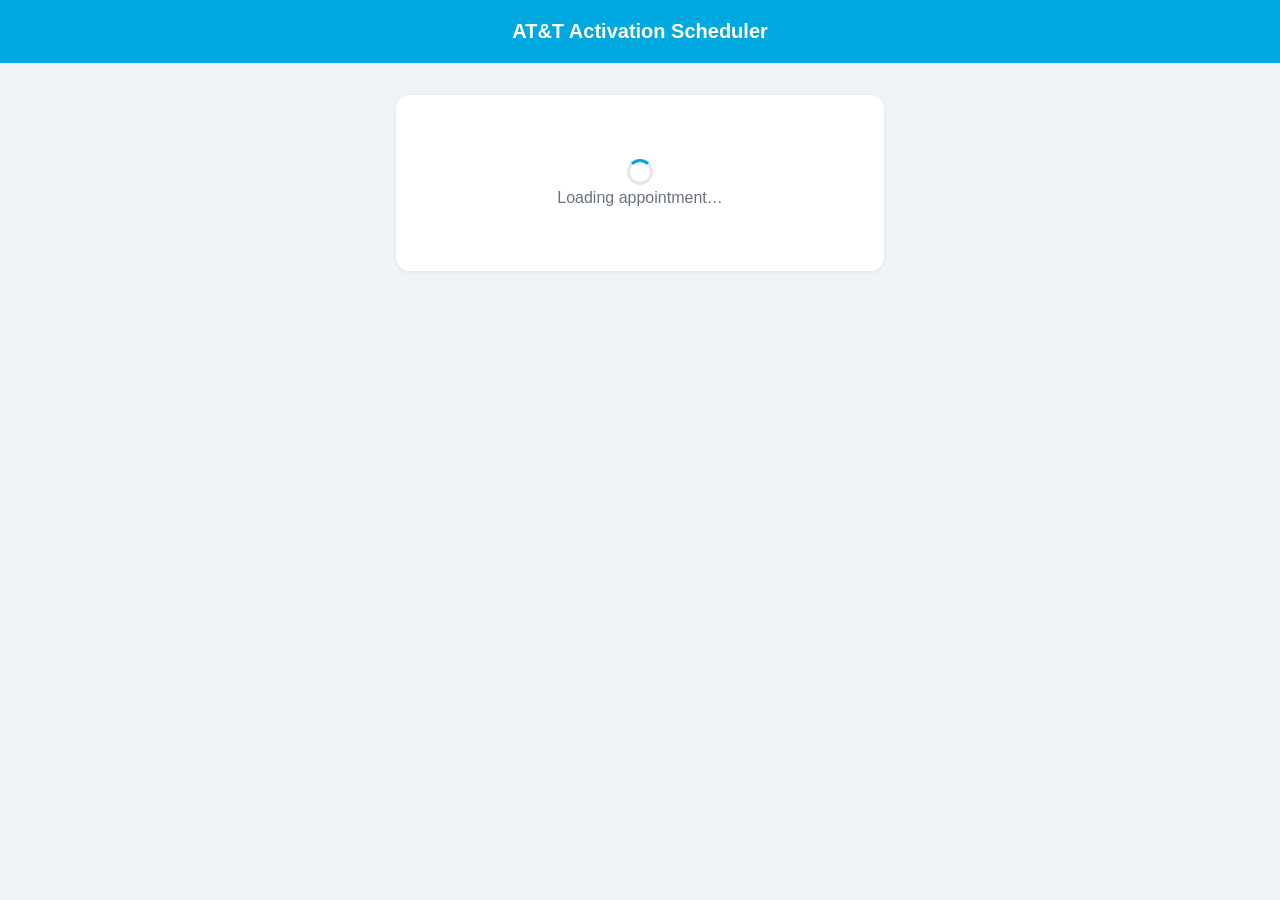
<file: Scheduling System/cancel.html>
<!DOCTYPE html>
<html lang="en">
<head>
<meta charset="UTF-8">
<meta name="viewport" content="width=device-width, initial-scale=1.0">
<title>Cancel Appointment</title>
<style>
*{box-sizing:border-box;margin:0;padding:0}
body{font-family:-apple-system,BlinkMacSystemFont,'Segoe UI',sans-serif;background:#f0f4f8;min-height:100vh}
.header{background:#00A8E0;color:#fff;padding:20px 24px;text-align:center}
.header h1{font-size:20px;font-weight:700}
.container{max-width:520px;margin:32px auto;padding:0 16px 48px}
.card{background:#fff;border-radius:14px;padding:28px;box-shadow:0 1px 4px rgba(0,0,0,.08)}
.card h2{font-size:18px;color:#1f2937;margin-bottom:6px}
.card .sub{color:#6b7280;font-size:13px;margin-bottom:22px}

.sum-box{background:#f8fafc;border:1px solid #e5e7eb;border-radius:10px;padding:16px;margin-bottom:22px}
.sum-row{display:flex;justify-content:space-between;align-items:flex-start;padding:6px 0;border-bottom:1px solid #f0f0f0}
.sum-row:last-child{border-bottom:none}
.sum-lbl{color:#6b7280;font-size:13px}
.sum-val{color:#1f2937;font-size:13px;font-weight:600;text-align:right;max-width:60%}

.warn-box{background:#fef2f2;border:1px solid #fecaca;border-radius:10px;padding:14px 16px;margin-bottom:22px;display:flex;gap:12px;align-items:flex-start}
.warn-icon{font-size:20px;flex-shrink:0}
.warn-text{font-size:13px;color:#991b1b;line-height:1.5}

.btn{width:100%;padding:13px;border-radius:10px;font-size:15px;font-weight:700;cursor:pointer;border:none;transition:all .2s}
.btn-danger{background:#dc2626;color:#fff}
.btn-danger:hover:not(:disabled){background:#b91c1c}
.btn-danger:disabled{background:#9ca3af;cursor:not-allowed}
.btn-ghost{background:#fff;color:#374151;border:2px solid #e5e7eb;margin-top:10px}
.btn-ghost:hover{border-color:#9ca3af}

.state-center{text-align:center;padding:16px 0 8px}
.big-icon{font-size:52px;margin-bottom:14px}
.state-center h3{font-size:19px;color:#1f2937;margin-bottom:8px}
.state-center p{color:#6b7280;font-size:13px;line-height:1.55}

.spin{display:inline-block;width:26px;height:26px;border:3px solid #e5e7eb;border-top-color:#00A8E0;border-radius:50%;animation:sp .7s linear infinite}
@keyframes sp{to{transform:rotate(360deg)}}
.loading{text-align:center;padding:36px;color:#6b7280}

.field-label{display:block;font-size:13px;font-weight:600;color:#374151;margin-bottom:6px}
.field-label .req{color:#dc2626}
textarea.reason-input{width:100%;border:1.5px solid #d1d5db;border-radius:9px;padding:11px 13px;font-size:14px;font-family:inherit;resize:vertical;min-height:80px;margin-bottom:18px;transition:border-color .2s}
textarea.reason-input:focus{outline:none;border-color:#00A8E0;box-shadow:0 0 0 3px rgba(0,168,224,.12)}
textarea.reason-input.error{border-color:#dc2626}
.field-err{font-size:12px;color:#dc2626;margin-top:-14px;margin-bottom:14px;display:none}
</style>
</head>
<body>

<div class="header">
  <h1>AT&T Activation Scheduler</h1>
</div>

<div class="container">
  <div class="card" id="mainCard">
    <div class="loading" id="loadingState">
      <div class="spin"></div><br>Loading appointment…
    </div>
  </div>
</div>

<script>
const APPT_ID = '<?= appointmentId ?>';

window.onload = function() {
  if (!APPT_ID) {
    showError('No appointment ID provided. Please check the link in your email.');
    return;
  }
  google.script.run
    .withSuccessHandler(onAppointmentLoaded)
    .withFailureHandler(function() { showError('Could not load appointment. Please try again.'); })
    .getAppointmentById(APPT_ID);
};

function onAppointmentLoaded(appt) {
  if (!appt) { showError('Appointment not found. It may have already been removed.'); return; }

  if (appt.status === 'Cancelled') {
    showAlreadyDone('This appointment has already been cancelled.', '❌');
    return;
  }
  if (appt.status === 'Completed') {
    showAlreadyDone('This appointment has already been completed and cannot be cancelled.', '✅');
    return;
  }

  const card = document.getElementById('mainCard');
  const typeLabel = appt.appointmentType === 'phone' ? '📞 Phone Appointment' : '🏪 In-Person Appointment';

  card.innerHTML = `
    <h2>Cancel Appointment</h2>
    <p class="sub">Please review the details below before cancelling</p>

    <div class="sum-box">
      <div class="sum-row"><span class="sum-lbl">Date</span><span class="sum-val">${fmtDate(appt.date)}</span></div>
      <div class="sum-row"><span class="sum-lbl">Time</span><span class="sum-val">${fmtTime(appt.time)}</span></div>
      <div class="sum-row"><span class="sum-lbl">Type</span><span class="sum-val">${typeLabel}</span></div>
      <div class="sum-row"><span class="sum-lbl">Activator</span><span class="sum-val">${esc(appt.activatorName)}</span></div>
      <div class="sum-row"><span class="sum-lbl">Customer</span><span class="sum-val">${esc(appt.customerName)}</span></div>
      <div class="sum-row"><span class="sum-lbl">DSI/SPM #</span><span class="sum-val">${esc(appt.dsiSpmNumber)}</span></div>
      ${appt.address ? `<div class="sum-row"><span class="sum-lbl">Address</span><span class="sum-val">${esc(appt.address)}</span></div>` : ''}
    </div>

    <div class="warn-box">
      <span class="warn-icon">⚠️</span>
      <div class="warn-text">
        <strong>This action cannot be undone.</strong><br>
        Cancelling will remove this appointment and notify the activator. If you'd like to reschedule instead, go back and use the Reschedule link in your confirmation email.
      </div>
    </div>

    <label class="field-label" for="cancelReason">Reason for Cancellation <span class="req">*</span></label>
    <textarea id="cancelReason" class="reason-input" placeholder="Please tell us why you're cancelling (e.g. schedule conflict, no longer needed, etc.)"></textarea>
    <div class="field-err" id="reasonErr">Please enter a reason before cancelling.</div>

    <button class="btn btn-danger" id="cancelBtn" onclick="confirmCancel()">Cancel My Appointment</button>
    <button class="btn btn-ghost" onclick="window.history.back()">Go Back</button>
  `;
}

function confirmCancel() {
  const reason = (document.getElementById('cancelReason') ? document.getElementById('cancelReason').value : '').trim();
  const errEl  = document.getElementById('reasonErr');
  const ta     = document.getElementById('cancelReason');

  // Validate reason
  if (!reason) {
    if (ta)    { ta.classList.add('error'); ta.focus(); }
    if (errEl) { errEl.style.display = 'block'; }
    return;
  }
  if (ta)    ta.classList.remove('error');
  if (errEl) errEl.style.display = 'none';

  const btn = document.getElementById('cancelBtn');
  btn.disabled = true;
  btn.textContent = 'Cancelling…';

  google.script.run
    .withSuccessHandler(function(res) {
      if (res.success) {
        showSuccess();
      } else if (res.error === 'already_cancelled') {
        showAlreadyDone('This appointment has already been cancelled.', '❌');
      } else if (res.error === 'reason_required') {
        btn.disabled = false;
        btn.textContent = 'Cancel My Appointment';
        if (ta)    { ta.classList.add('error'); ta.focus(); }
        if (errEl) errEl.style.display = 'block';
      } else {
        btn.disabled = false;
        btn.textContent = 'Cancel My Appointment';
        showError('Something went wrong. Please try again or contact us directly.');
      }
    })
    .withFailureHandler(function() {
      btn.disabled = false;
      btn.textContent = 'Cancel My Appointment';
      showError('Something went wrong. Please try again.');
    })
    .cancelByLink(APPT_ID, reason);
}

function showSuccess() {
  document.getElementById('mainCard').innerHTML = `
    <div class="state-center">
      <div class="big-icon">✅</div>
      <h3>Appointment Cancelled</h3>
      <p>Your appointment has been successfully cancelled.<br>If you'd like to rebook, use the scheduling link provided by your rep.</p>
    </div>`;
}

function showAlreadyDone(msg, icon) {
  document.getElementById('mainCard').innerHTML = `
    <div class="state-center">
      <div class="big-icon">${icon}</div>
      <h3>Nothing to Cancel</h3>
      <p>${msg}</p>
    </div>`;
}

function showError(msg) {
  document.getElementById('mainCard').innerHTML = `
    <div class="state-center">
      <div class="big-icon">⚠️</div>
      <h3>Something Went Wrong</h3>
      <p>${msg}</p>
    </div>`;
}

function fmtTime(t) {
  if (!t) return '';
  const [h, m] = String(t).split(':').map(Number);
  const per = h >= 12 ? 'PM' : 'AM';
  const h12 = h === 0 ? 12 : h > 12 ? h - 12 : h;
  return h12 + ':' + String(m).padStart(2,'0') + ' ' + per;
}

function fmtDate(d) {
  if (!d) return '';
  const [y, mo, dd] = String(d).split('-').map(Number);
  return new Date(y, mo-1, dd).toLocaleDateString('en-US', {weekday:'long',month:'long',day:'numeric',year:'numeric'});
}

function esc(s) {
  return (s||'').replace(/&/g,'&amp;').replace(/</g,'&lt;').replace(/>/g,'&gt;');
}
</script>
</body>
</html>
</file>
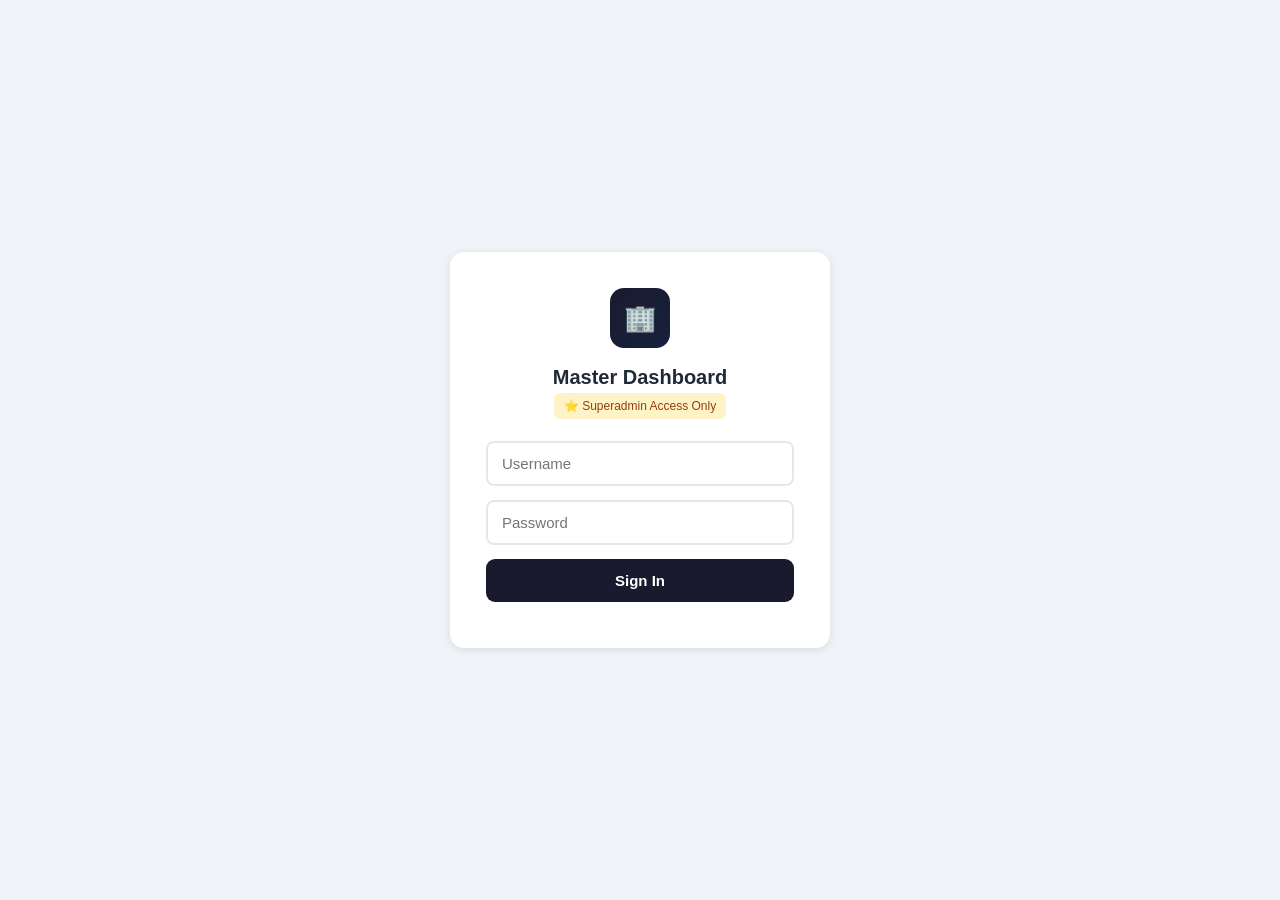
<file: Scheduling System/master.html>
<!DOCTYPE html>
<html lang="en">
<head>
<meta charset="UTF-8">
<meta name="viewport" content="width=device-width, initial-scale=1.0">
<title>Master Dashboard</title>
<style>
*{box-sizing:border-box;margin:0;padding:0}
body{font-family:-apple-system,BlinkMacSystemFont,'Segoe UI',sans-serif;background:#f0f4f8;min-height:100vh}
.header{background:linear-gradient(135deg,#1a1a2e 0%,#16213e 100%);color:#fff;padding:16px 24px;display:flex;align-items:center;justify-content:space-between}
.header h1{font-size:19px;font-weight:700;display:flex;align-items:center;gap:10px}
.header-right{display:flex;align-items:center;gap:12px}
.user-chip{background:rgba(255,255,255,.12);border:1px solid rgba(255,255,255,.2);border-radius:20px;padding:5px 13px;font-size:12px;color:#fff}
.logout-btn{background:rgba(255,255,255,.15);border:1px solid rgba(255,255,255,.3);color:#fff;padding:6px 14px;border-radius:7px;cursor:pointer;font-size:13px;font-weight:600}
.logout-btn:hover{background:rgba(255,255,255,.25)}

/* Login */
.login-wrap{min-height:100vh;display:flex;align-items:center;justify-content:center;background:#f0f4f8;padding:20px}
.login-card{background:#fff;border-radius:14px;padding:36px;box-shadow:0 2px 8px rgba(0,0,0,.1);width:100%;max-width:380px;text-align:center}
.login-logo{width:60px;height:60px;background:linear-gradient(135deg,#1a1a2e,#16213e);border-radius:14px;display:flex;align-items:center;justify-content:center;font-size:26px;margin:0 auto 18px}
.login-card h2{font-size:20px;color:#1f2937;margin-bottom:4px}
.login-card .sub{color:#6b7280;font-size:12px;margin-bottom:22px;background:#fef3c7;color:#92400e;padding:6px 10px;border-radius:6px;display:inline-block}
.login-card input{width:100%;padding:12px 14px;border:2px solid #e5e7eb;border-radius:8px;font-size:15px;margin-bottom:14px}
.login-card input:focus{outline:none;border-color:#1a1a2e}
.login-card button{width:100%;padding:13px;background:#1a1a2e;color:#fff;border:none;border-radius:9px;font-size:15px;font-weight:700;cursor:pointer}
.login-card button:hover{background:#16213e}
.login-err{color:#dc2626;font-size:13px;margin-top:10px}

/* Nav */
.nav-tabs{background:#fff;border-bottom:2px solid #e5e7eb;display:flex;padding:0 24px;overflow-x:auto}
.nav-tab{padding:14px 20px;font-size:14px;font-weight:600;color:#6b7280;border-bottom:3px solid transparent;cursor:pointer;margin-bottom:-2px;white-space:nowrap;transition:all .2s}
.nav-tab:hover{color:#374151}
.nav-tab.active{color:#1a1a2e;border-bottom-color:#1a1a2e}

/* Dashboard */
.dash{max-width:1200px;margin:0 auto;padding:24px 16px}

/* Stats grid */
.stats-row{display:grid;grid-template-columns:repeat(6,1fr);gap:12px;margin-bottom:24px}
.stat-card{background:#fff;border-radius:12px;padding:16px;box-shadow:0 1px 3px rgba(0,0,0,.07);text-align:center}
.stat-num{font-size:26px;font-weight:800;color:#1a1a2e}
.stat-num.green{color:#15803d}
.stat-num.red{color:#dc2626}
.stat-num.orange{color:#ea580c}
.stat-num.blue{color:#2563eb}
.stat-lbl{font-size:11px;color:#6b7280;margin-top:4px}

/* Office cards grid */
.offices-grid{display:grid;grid-template-columns:repeat(auto-fill,minmax(320px,1fr));gap:16px;margin-bottom:24px}
.office-card{background:#fff;border-radius:12px;padding:20px;box-shadow:0 1px 3px rgba(0,0,0,.07);border-left:4px solid #1a1a2e}
.office-card-header{display:flex;align-items:center;justify-content:space-between;margin-bottom:14px}
.office-card-header h4{font-size:15px;font-weight:700;color:#1f2937}
.office-pill{background:#f0f4f8;color:#374151;font-size:11px;font-weight:600;padding:3px 9px;border-radius:12px}
.office-metrics{display:grid;grid-template-columns:repeat(4,1fr);gap:8px}
.om{background:#f8fafc;border-radius:8px;padding:10px;text-align:center}
.om .n{font-size:20px;font-weight:800;color:#1a1a2e}
.om .l{font-size:10px;color:#6b7280;margin-top:2px}

/* Filters bar */
.filters{background:#fff;border-radius:12px;padding:16px;box-shadow:0 1px 3px rgba(0,0,0,.07);margin-bottom:16px}
.filters-row{display:flex;flex-wrap:wrap;gap:10px;align-items:flex-end}
.fg{display:flex;flex-direction:column;gap:5px;flex:1;min-width:130px}
.fg label{font-size:12px;font-weight:600;color:#374151}
.fg input,.fg select{padding:9px 11px;border:2px solid #e5e7eb;border-radius:8px;font-size:13px;color:#1f2937;background:#fff}
.fg input:focus,.fg select:focus{outline:none;border-color:#1a1a2e}
.btn-filter{padding:9px 16px;background:#1a1a2e;color:#fff;border:none;border-radius:8px;font-size:13px;font-weight:700;cursor:pointer;align-self:flex-end}
.btn-filter:hover{background:#16213e}
.btn-clear{padding:9px 14px;background:#fff;color:#6b7280;border:2px solid #e5e7eb;border-radius:8px;font-size:13px;cursor:pointer;align-self:flex-end}
.btn-clear:hover{border-color:#9ca3af}
.btn-add{padding:9px 16px;background:#15803d;color:#fff;border:none;border-radius:8px;font-size:13px;font-weight:700;cursor:pointer;align-self:flex-end}
.btn-add:hover{background:#166534}

/* Table */
.table-wrap{background:#fff;border-radius:12px;box-shadow:0 1px 3px rgba(0,0,0,.07);overflow:hidden;margin-bottom:16px}
.table-head{padding:14px 18px;border-bottom:1px solid #f0f0f0;display:flex;align-items:center;justify-content:space-between}
.table-head h3{font-size:15px;color:#1f2937;font-weight:700}
.count-badge{background:#f0f4f8;color:#6b7280;font-size:12px;padding:3px 9px;border-radius:20px}
table{width:100%;border-collapse:collapse}
th{background:#f8fafc;text-align:left;padding:10px 14px;font-size:11px;color:#6b7280;font-weight:700;text-transform:uppercase;letter-spacing:.04em;border-bottom:1px solid #f0f0f0}
td{padding:11px 14px;font-size:13px;color:#374151;border-bottom:1px solid #f7f7f7;vertical-align:middle}
tr:last-child td{border-bottom:none}
tr:hover td{background:#fafafa}
.status-badge{display:inline-block;padding:3px 9px;border-radius:20px;font-size:11px;font-weight:700}
.s-Scheduled{background:#dbeafe;color:#1d4ed8}
.s-Completed{background:#dcfce7;color:#15803d}
.s-Cancelled{background:#fee2e2;color:#b91c1c}
.s-No-Show{background:#fef3c7;color:#b45309}
.type-badge{display:inline-block;padding:2px 7px;border-radius:5px;font-size:10px;font-weight:600;background:#f0f4f8;color:#374151}
.role-badge{display:inline-block;padding:3px 8px;border-radius:20px;font-size:11px;font-weight:700}
.role-superadmin{background:#fef3c7;color:#92400e}
.role-owner{background:#dbeafe;color:#1d4ed8}
.office-tag{display:inline-block;background:#f0f4f8;color:#374151;font-size:11px;padding:2px 7px;border-radius:10px;margin:1px}
.action-btn{padding:5px 10px;border-radius:6px;font-size:12px;font-weight:600;cursor:pointer;border:none;transition:all .15s}
.btn-edit{background:#eff6ff;color:#2563eb}
.btn-edit:hover{background:#dbeafe}
.btn-deact{background:#fef2f2;color:#dc2626}
.btn-deact:hover{background:#fee2e2}
.btn-activ{background:#f0fdf4;color:#15803d}
.btn-activ:hover{background:#dcfce7}
.action-gap{display:flex;gap:6px;flex-wrap:wrap}

/* Modal */
.modal-overlay{position:fixed;inset:0;background:rgba(0,0,0,.5);z-index:100;display:flex;align-items:center;justify-content:center;padding:16px}
.modal{background:#fff;border-radius:14px;padding:28px;width:100%;max-width:500px;max-height:90vh;overflow-y:auto;box-shadow:0 8px 32px rgba(0,0,0,.2)}
.modal h3{font-size:18px;color:#1f2937;margin-bottom:20px;display:flex;justify-content:space-between;align-items:center}
.modal-close{background:none;border:none;font-size:20px;cursor:pointer;color:#9ca3af}
.modal-close:hover{color:#374151}
.mfg{margin-bottom:14px}
.mfg label{display:block;font-size:13px;font-weight:600;color:#374151;margin-bottom:5px}
.mfg label span.req{color:#ef4444}
.mfg input,.mfg select{width:100%;padding:10px 12px;border:2px solid #e5e7eb;border-radius:8px;font-size:14px;color:#1f2937;background:#fff}
.mfg input:focus,.mfg select:focus{outline:none;border-color:#1a1a2e}
.modal-row{display:grid;grid-template-columns:1fr 1fr;gap:12px}
.modal-btns{display:flex;gap:10px;margin-top:22px}
.modal-btns button{flex:1;padding:11px;border-radius:9px;font-size:14px;font-weight:700;cursor:pointer;border:none}
.m-save{background:#1a1a2e;color:#fff}
.m-save:hover{background:#16213e}
.m-cancel{background:#f3f4f6;color:#374151}
.m-cancel:hover{background:#e5e7eb}
.hint{font-size:11px;color:#9ca3af;margin-top:3px}

/* Pct bar */
.pct-bar{display:flex;align-items:center;gap:6px}
.pct-track{width:60px;background:#f0f4f8;border-radius:3px;height:8px;overflow:hidden}
.pct-fill{height:100%;background:#15803d;border-radius:3px}

/* Misc */
.empty{text-align:center;padding:48px 20px;color:#9ca3af}
.empty-ico{font-size:40px;margin-bottom:12px}
.spin{display:inline-block;width:22px;height:22px;border:3px solid #e5e7eb;border-top-color:#1a1a2e;border-radius:50%;animation:sp .7s linear infinite}
@keyframes sp{to{transform:rotate(360deg)}}
.loading{text-align:center;padding:32px;color:#6b7280}
.alert{padding:10px 13px;border-radius:7px;font-size:13px;margin-bottom:14px}
.alert-err{background:#fef2f2;color:#dc2626;border:1px solid #fecaca}
.alert-ok{background:#f0fdf4;color:#15803d;border:1px solid #bbf7d0}

.section-title{font-size:16px;font-weight:700;color:#1f2937;margin-bottom:14px;display:flex;align-items:center;gap:8px}

@media(max-width:900px){
  .stats-row{grid-template-columns:repeat(3,1fr)}
  .offices-grid{grid-template-columns:1fr}
}
</style>
</head>
<body>

<!-- LOGIN -->
<div id="loginPage">
  <div class="login-wrap">
    <div class="login-card">
      <div class="login-logo">🏢</div>
      <h2>Master Dashboard</h2>
      <div class="sub">⭐ Superadmin Access Only</div>
      <input type="text" id="unInput" placeholder="Username" autocomplete="username"
             onkeydown="if(event.key==='Enter')document.getElementById('pwInput').focus()">
      <input type="password" id="pwInput" placeholder="Password" autocomplete="current-password"
             onkeydown="if(event.key==='Enter')login()">
      <button onclick="login()" id="loginBtn">Sign In</button>
      <div id="loginErr" class="login-err"></div>
    </div>
  </div>
</div>

<!-- MAIN -->
<div id="mainApp" style="display:none">
  <div class="header">
    <h1>🏢 Master Dashboard</h1>
    <div class="header-right">
      <div class="user-chip" id="userChip"></div>
      <span id="headerDate" style="font-size:12px;opacity:.8"></span>
      <button class="logout-btn" onclick="logout()">Sign Out</button>
    </div>
  </div>

  <div class="nav-tabs">
    <div class="nav-tab active" id="tabOverview" onclick="switchTab('overview')">📊 Overview</div>
    <div class="nav-tab" id="tabAppts" onclick="switchTab('appts')">📅 Appointments</div>
    <div class="nav-tab" id="tabActivators" onclick="switchTab('activators')">👥 Activators</div>
    <div class="nav-tab" id="tabAccounts" onclick="switchTab('accounts')">🔑 Accounts</div>
  </div>

  <!-- OVERVIEW TAB -->
  <div id="pageOverview" class="dash">
    <div id="overviewBody"><div class="loading"><div class="spin"></div><br>Loading overview…</div></div>
  </div>

  <!-- APPOINTMENTS TAB -->
  <div id="pageAppts" class="dash" style="display:none">
    <div class="filters">
      <div class="filters-row">
        <div class="fg"><label>Search</label>
          <input type="text" id="aSearch" placeholder="Name, DSI/SPM, activator…" onkeydown="if(event.key==='Enter')applyApptFilters()"></div>
        <div class="fg"><label>Office</label>
          <select id="aOffice"><option value="">All Offices</option></select></div>
        <div class="fg"><label>Activator</label>
          <select id="aActivator"><option value="">All Activators</option></select></div>
        <div class="fg"><label>Status</label>
          <select id="aStatus">
            <option value="">All</option>
            <option>Scheduled</option><option>Completed</option>
            <option>Cancelled</option><option>No-Show</option>
          </select></div>
        <div class="fg"><label>Date</label><input type="date" id="aDate"></div>
        <button class="btn-filter" onclick="applyApptFilters()">Search</button>
        <button class="btn-clear" onclick="clearApptFilters()">Clear</button>
      </div>
    </div>
    <div class="table-wrap">
      <div class="table-head">
        <h3>All Appointments</h3>
        <span class="count-badge" id="apptCount">—</span>
      </div>
      <div id="apptTableBody"><div class="loading"><div class="spin"></div><br>Loading…</div></div>
    </div>
  </div>

  <!-- ACTIVATORS TAB -->
  <div id="pageActivators" class="dash" style="display:none">
    <div class="filters">
      <div class="filters-row">
        <div class="fg"><label>Office</label>
          <select id="actOfficeFilter" onchange="renderActivatorsTable()"><option value="">All Offices</option></select></div>
      </div>
    </div>
    <div class="table-wrap">
      <div class="table-head">
        <h3>All Activators</h3>
        <span class="count-badge" id="actCount">—</span>
      </div>
      <div id="actTableBody"><div class="loading"><div class="spin"></div><br>Loading…</div></div>
    </div>
  </div>

  <!-- ACCOUNTS TAB -->
  <div id="pageAccounts" class="dash" style="display:none">
    <div style="display:flex;align-items:center;justify-content:space-between;margin-bottom:16px">
      <div class="section-title">🔑 Admin Accounts</div>
      <button class="btn-add" onclick="openCreateAccount()">＋ New Account</button>
    </div>
    <div id="accountsErr" class="alert alert-err" style="display:none"></div>
    <div id="accountsOk"  class="alert alert-ok"  style="display:none"></div>
    <div class="table-wrap">
      <div id="accountsBody"><div class="loading"><div class="spin"></div><br>Loading accounts…</div></div>
    </div>
  </div>
</div>

<!-- CREATE/EDIT ACCOUNT MODAL -->
<div id="accountModal" class="modal-overlay" style="display:none" onclick="if(event.target===this)closeAccountModal()">
  <div class="modal">
    <h3 id="accountModalTitle">New Admin Account
      <button class="modal-close" onclick="closeAccountModal()">✕</button>
    </h3>
    <div id="acctErr" class="alert alert-err" style="display:none"></div>
    <input type="hidden" id="acctId">

    <div class="modal-row">
      <div class="mfg">
        <label>Username <span class="req">*</span></label>
        <input type="text" id="acctUsername" autocomplete="off">
      </div>
      <div class="mfg">
        <label>Display Name</label>
        <input type="text" id="acctDisplayName" placeholder="Full name or office name">
      </div>
    </div>

    <div class="modal-row">
      <div class="mfg">
        <label>Password <span class="req" id="acctPwReq">*</span></label>
        <input type="password" id="acctPassword" autocomplete="new-password" placeholder="Set password">
        <div class="hint" id="acctPwHint" style="display:none">Leave blank to keep existing password</div>
      </div>
      <div class="mfg">
        <label>Role <span class="req">*</span></label>
        <select id="acctRole" onchange="onRoleChange()">
          <option value="owner">Office Owner</option>
          <option value="superadmin">Superadmin</option>
        </select>
      </div>
    </div>

    <div class="mfg" id="officeAccessField">
      <label>Office Access <span class="req">*</span></label>
      <input type="text" id="acctOfficeAccess" placeholder="e.g. Downtown Office | West Side Office">
      <div class="hint">Enter office name(s) exactly as they appear. Use | to separate multiple offices.</div>
    </div>

    <div class="modal-btns">
      <button class="m-cancel" onclick="closeAccountModal()">Cancel</button>
      <button class="m-save" id="acctSaveBtn" onclick="saveAccount()">Create Account</button>
    </div>
  </div>
</div>

<script>
let sessionToken    = null;
let currentUser     = null;
let allActivators   = [];
let allAppts        = [];
let allAccounts     = [];
let allOffices      = [];
let apptFilters     = {};
let editingAccountId = null;

// ── Auth ──────────────────────────────────────────────────────

window.onload = function() {
  const token = localStorage.getItem('masterToken');
  if (token) {
    google.script.run
      .withSuccessHandler(function(user) {
        if (user && user.role === 'superadmin') {
          sessionToken = token;
          currentUser  = user;
          showApp();
        } else {
          localStorage.removeItem('masterToken');
          showLogin();
        }
      })
      .withFailureHandler(showLogin)
      .validateSession(token);
  } else {
    showLogin();
  }
};

function showLogin() {
  document.getElementById('loginPage').style.display = 'block';
  document.getElementById('mainApp').style.display   = 'none';
}

function login() {
  const un  = document.getElementById('unInput').value.trim();
  const pw  = document.getElementById('pwInput').value;
  const btn = document.getElementById('loginBtn');
  document.getElementById('loginErr').textContent = '';
  if (!un || !pw) { document.getElementById('loginErr').textContent='Enter username and password.'; return; }
  btn.disabled = true; btn.textContent = 'Signing in…';
  google.script.run
    .withSuccessHandler(function(res) {
      btn.disabled = false; btn.textContent = 'Sign In';
      if (res.success) {
        if (res.role !== 'superadmin') {
          document.getElementById('loginErr').textContent = 'This dashboard requires superadmin access.';
          return;
        }
        localStorage.setItem('masterToken', res.token);
        sessionToken = res.token;
        currentUser  = { role: res.role, officeAccess: res.officeAccess, displayName: res.displayName, username: res.username };
        showApp();
      } else {
        document.getElementById('loginErr').textContent = res.error || 'Invalid credentials.';
      }
    })
    .withFailureHandler(function() {
      btn.disabled = false; btn.textContent = 'Sign In';
      document.getElementById('loginErr').textContent = 'Login failed. Please try again.';
    })
    .loginAdmin(un, pw);
}

function logout() {
  if (sessionToken) google.script.run.logoutAdmin(sessionToken);
  localStorage.removeItem('masterToken');
  sessionToken = null; currentUser = null;
  document.getElementById('unInput').value = '';
  document.getElementById('pwInput').value = '';
  showLogin();
}

function showApp() {
  document.getElementById('loginPage').style.display = 'none';
  document.getElementById('mainApp').style.display   = 'block';
  document.getElementById('userChip').textContent    = '⭐ ' + (currentUser.displayName || currentUser.username);
  document.getElementById('headerDate').textContent  =
    new Date().toLocaleDateString('en-US',{weekday:'short',month:'long',day:'numeric',year:'numeric'});
  loadAllData();
}

// ── Data loading ──────────────────────────────────────────────

function loadAllData() {
  loadActivators();
  loadOffices();
  loadAppointments({});
}

function loadActivators() {
  google.script.run
    .withSuccessHandler(function(data) {
      allActivators = data;
      // Populate activator dropdowns
      const dd = document.getElementById('aActivator');
      dd.innerHTML = '<option value="">All Activators</option>';
      data.forEach(a => { dd.innerHTML += `<option value="${a.id}">${esc(a.name)} — ${esc(a.office||'No Office')}</option>`; });
      if (document.getElementById('pageActivators').style.display !== 'none') renderActivatorsTable();
    })
    .getActivators();
}

function loadOffices() {
  google.script.run
    .withSuccessHandler(function(offices) {
      allOffices = offices;
      // Populate office dropdowns
      [document.getElementById('aOffice'), document.getElementById('actOfficeFilter')].forEach(dd => {
        if (!dd) return;
        dd.innerHTML = '<option value="">All Offices</option>';
        offices.forEach(o => { dd.innerHTML += `<option value="${esc(o)}">${esc(o)}</option>`; });
      });
    })
    .getOffices();
}

function loadAppointments(filters) {
  document.getElementById('apptTableBody').innerHTML =
    '<div class="loading"><div class="spin"></div><br>Loading…</div>';
  google.script.run
    .withSuccessHandler(function(data) {
      allAppts = data;
      renderApptsTable(data);
      if (document.getElementById('pageOverview').style.display !== 'none') renderOverview();
    })
    .getAppointments(filters);
}

function loadAccounts() {
  document.getElementById('accountsBody').innerHTML =
    '<div class="loading"><div class="spin"></div><br>Loading…</div>';
  google.script.run
    .withSuccessHandler(function(res) {
      if (res.error) {
        document.getElementById('accountsBody').innerHTML =
          `<p style="color:#dc2626;padding:20px">${esc(res.error)}</p>`;
        return;
      }
      allAccounts = Array.isArray(res) ? res : [];
      renderAccountsTable();
    })
    .getAdmins(sessionToken);
}

// ── Tab switching ──────────────────────────────────────────────

function switchTab(tab) {
  ['overview','appts','activators','accounts'].forEach(t => {
    document.getElementById('tab' + t.charAt(0).toUpperCase() + t.slice(1)).classList.toggle('active', t===tab);
    document.getElementById('page' + t.charAt(0).toUpperCase() + t.slice(1)).style.display = t===tab ? 'block' : 'none';
  });
  if (tab==='overview')    renderOverview();
  if (tab==='activators')  renderActivatorsTable();
  if (tab==='accounts')    loadAccounts();
}

// ── Overview tab ───────────────────────────────────────────────

function renderOverview() {
  const data  = allAppts;
  const acts  = allActivators;
  const offices = allOffices.length ? allOffices : [...new Set(acts.map(a => a.office).filter(o => o))].sort();
  const today = todayStr();

  // Global stats
  const counts = { Scheduled:0, Completed:0, Cancelled:0, 'No-Show':0 };
  data.forEach(r => { const s = r.status||'Scheduled'; if (counts[s]!==undefined) counts[s]++; });
  const concluded = counts.Completed + counts['No-Show'];
  const compRate  = concluded > 0 ? Math.round(counts.Completed/concluded*100) : 0;
  const noShow    = concluded > 0 ? Math.round(counts['No-Show']/concluded*100) : 0;
  const totalDev  = data.filter(r=>r.status==='Completed').reduce((s,r)=>s+(Number(r.deviceCount)||1),0);
  const todayAppts = data.filter(r => r.date === today);

  let html = `
    <div class="stats-row">
      <div class="stat-card"><div class="stat-num">${data.length}</div><div class="stat-lbl">Total Appointments</div></div>
      <div class="stat-card"><div class="stat-num green">${compRate}%</div><div class="stat-lbl">Completion Rate</div></div>
      <div class="stat-card"><div class="stat-num red">${noShow}%</div><div class="stat-lbl">No-Show Rate</div></div>
      <div class="stat-card"><div class="stat-num blue">${todayAppts.length}</div><div class="stat-lbl">Today's Appointments</div></div>
      <div class="stat-card"><div class="stat-num">${totalDev}</div><div class="stat-lbl">Devices Activated</div></div>
      <div class="stat-card"><div class="stat-num orange">${acts.length}</div><div class="stat-lbl">Total Activators</div></div>
    </div>
  `;

  // Per-office cards
  if (offices.length) {
    html += `<div class="section-title">🏢 Offices</div><div class="offices-grid">`;
    offices.forEach(office => {
      const offAppts = data.filter(r => r.office === office);
      const offActs  = acts.filter(a => a.office === office);
      const oConc    = offAppts.filter(r=>r.status==='Completed'||r.status==='No-Show').length;
      const oComp    = offAppts.filter(r=>r.status==='Completed').length;
      const oRate    = oConc > 0 ? Math.round(oComp/oConc*100) : 0;
      const oDev     = offAppts.filter(r=>r.status==='Completed').reduce((s,r)=>s+(Number(r.deviceCount)||1),0);
      html += `
        <div class="office-card">
          <div class="office-card-header">
            <h4>🏢 ${esc(office)}</h4>
            <span class="office-pill">${offActs.length} activator${offActs.length!==1?'s':''}</span>
          </div>
          <div class="office-metrics">
            <div class="om"><div class="n">${offAppts.length}</div><div class="l">Total</div></div>
            <div class="om"><div class="n" style="color:#15803d">${oComp}</div><div class="l">Completed</div></div>
            <div class="om"><div class="n" style="color:#2563eb">${oRate}%</div><div class="l">Comp. Rate</div></div>
            <div class="om"><div class="n">${oDev}</div><div class="l">Devices</div></div>
          </div>
        </div>`;
    });
    html += `</div>`;
  }

  // Top activators table
  html += `
    <div class="section-title">👥 Activator Performance</div>
    <div class="table-wrap">
      <table>
        <thead><tr>
          <th>Activator</th><th>Office</th><th>Total</th><th>Completed</th>
          <th>No-Shows</th><th>Cancelled</th><th>Comp. Rate</th>
        </tr></thead>
        <tbody>`;

  const actMap = {};
  acts.forEach(a => { actMap[a.id] = { name:a.name, office:a.office||'—', total:0, completed:0, noShow:0, cancelled:0 }; });
  data.forEach(r => {
    if (!actMap[r.activatorId]) actMap[r.activatorId] = { name:r.activatorName||'Unknown', office:r.office||'—', total:0, completed:0, noShow:0, cancelled:0 };
    actMap[r.activatorId].total++;
    const s = r.status;
    if (s==='Completed')  actMap[r.activatorId].completed++;
    else if (s==='No-Show')   actMap[r.activatorId].noShow++;
    else if (s==='Cancelled') actMap[r.activatorId].cancelled++;
  });

  const actRows = Object.values(actMap).sort((a,b) => b.total - a.total);
  if (actRows.length) {
    actRows.forEach(a => {
      const conc = a.completed + a.noShow;
      const rate = conc > 0 ? Math.round(a.completed/conc*100) : 0;
      html += `<tr>
        <td><strong>${esc(a.name)}</strong></td>
        <td><span class="office-tag">${esc(a.office)}</span></td>
        <td>${a.total}</td>
        <td style="color:#15803d;font-weight:600">${a.completed}</td>
        <td style="color:#b45309;font-weight:600">${a.noShow}</td>
        <td style="color:#6b7280">${a.cancelled}</td>
        <td><div class="pct-bar">
          <div class="pct-track"><div class="pct-fill" style="width:${rate}%"></div></div>
          <span style="font-size:12px;font-weight:700">${rate}%</span>
        </div></td>
      </tr>`;
    });
  } else {
    html += '<tr><td colspan="7" style="text-align:center;color:#9ca3af;padding:24px">No data yet</td></tr>';
  }
  html += `</tbody></table></div>`;

  document.getElementById('overviewBody').innerHTML = html;
}

// ── Appointments tab ───────────────────────────────────────────

function renderApptsTable(data) {
  document.getElementById('apptCount').textContent = data.length + ' result' + (data.length!==1?'s':'');
  if (!data.length) {
    document.getElementById('apptTableBody').innerHTML =
      '<div class="empty"><div class="empty-ico">📭</div><strong>No appointments found</strong><br>Try adjusting filters.</div>';
    return;
  }
  document.getElementById('apptTableBody').innerHTML =
    '<table><thead><tr>' +
    '<th>Date & Time</th><th>Customer</th><th>DSI/SPM</th><th>Activator</th><th>Office</th><th>Devices</th><th>Status</th>' +
    '</tr></thead><tbody>' +
    data.map(a => `
      <tr>
        <td><strong>${fmtDate(a.date)}</strong><br><span style="color:#6b7280;font-size:11px">${fmtTime(a.time)}</span></td>
        <td><strong>${esc(a.customerName)}</strong><br><span style="color:#6b7280;font-size:11px">${esc(a.customerPhone)}</span></td>
        <td style="font-family:monospace;font-size:12px">${esc(a.dsiSpmNumber)}</td>
        <td>${esc(a.activatorName)}</td>
        <td><span class="office-tag">${esc(a.office||'—')}</span></td>
        <td style="text-align:center;font-weight:700">${a.deviceCount||1}</td>
        <td><span class="status-badge s-${(a.status||'').replace(' ','-')}">${a.status}</span></td>
      </tr>`).join('') +
    '</tbody></table>';
}

function applyApptFilters() {
  const f = {};
  const s  = document.getElementById('aSearch').value.trim();
  const o  = document.getElementById('aOffice').value;
  const a  = document.getElementById('aActivator').value;
  const st = document.getElementById('aStatus').value;
  const d  = document.getElementById('aDate').value;
  if (s)  f.search      = s;
  if (o)  f.office      = o;
  if (a)  f.activatorId = a;
  if (st) f.status      = st;
  if (d)  f.date        = d;
  apptFilters = f;
  loadAppointments(f);
}

function clearApptFilters() {
  ['aSearch','aOffice','aActivator','aStatus','aDate'].forEach(id => {
    const el = document.getElementById(id); if (el) el.value = '';
  });
  apptFilters = {};
  loadAppointments({});
}

// ── Activators tab ─────────────────────────────────────────────

function renderActivatorsTable() {
  const offFilter = (document.getElementById('actOfficeFilter') || {}).value || '';
  let acts = allActivators;
  if (offFilter) acts = acts.filter(a => (a.office||'') === offFilter);
  document.getElementById('actCount').textContent = acts.length + ' activator' + (acts.length!==1?'s':'');

  if (!acts.length) {
    document.getElementById('actTableBody').innerHTML =
      '<div class="empty"><div class="empty-ico">👤</div><strong>No activators found</strong></div>';
    return;
  }

  // Get appointment counts per activator
  const countMap = {};
  allAppts.forEach(r => {
    if (!countMap[r.activatorId]) countMap[r.activatorId] = { total:0, completed:0 };
    countMap[r.activatorId].total++;
    if (r.status==='Completed') countMap[r.activatorId].completed++;
  });

  document.getElementById('actTableBody').innerHTML =
    '<table><thead><tr>' +
    '<th>Name</th><th>Email</th><th>Office</th><th>Timezone</th><th>Appointments</th><th>Completed</th>' +
    '</tr></thead><tbody>' +
    acts.map(a => {
      const c = countMap[a.id] || { total:0, completed:0 };
      return `<tr>
        <td><strong>${esc(a.name)}</strong></td>
        <td style="font-size:12px;color:#6b7280">${esc(a.email)}</td>
        <td><span class="office-tag">${esc(a.office||'—')}</span></td>
        <td style="font-size:12px">${esc(a.timezone||'—')}</td>
        <td style="text-align:center">${c.total}</td>
        <td style="text-align:center;color:#15803d;font-weight:600">${c.completed}</td>
      </tr>`;
    }).join('') +
    '</tbody></table>';
}

// ── Accounts tab ───────────────────────────────────────────────

function renderAccountsTable() {
  if (!allAccounts.length) {
    document.getElementById('accountsBody').innerHTML =
      '<div class="empty"><div class="empty-ico">🔑</div><strong>No admin accounts yet</strong><br>Create the first one above.</div>';
    return;
  }
  document.getElementById('accountsBody').innerHTML =
    '<table><thead><tr>' +
    '<th>Username</th><th>Display Name</th><th>Role</th><th>Office Access</th><th>Status</th><th>Actions</th>' +
    '</tr></thead><tbody>' +
    allAccounts.map(a => {
      const offices = a.officeAccess === 'ALL' ? '<span class="office-tag" style="background:#fef3c7;color:#92400e">ALL OFFICES</span>'
        : (a.officeAccess||'').split('|').filter(o=>o.trim()).map(o=>`<span class="office-tag">${esc(o.trim())}</span>`).join(' ') || '<span style="color:#9ca3af;font-size:12px">—</span>';
      return `<tr>
        <td><strong>${esc(a.username)}</strong></td>
        <td>${esc(a.displayName||'—')}</td>
        <td><span class="role-badge role-${a.role}">${a.role==='superadmin'?'⭐ Superadmin':'🏢 Owner'}</span></td>
        <td>${offices}</td>
        <td>
          <span style="display:inline-flex;align-items:center;gap:5px;font-size:12px;font-weight:600;color:${a.active?'#15803d':'#9ca3af'}">
            ${a.active?'✅ Active':'⛔ Inactive'}
          </span>
        </td>
        <td><div class="action-gap">
          <button class="action-btn btn-edit" onclick="openEditAccount('${a.id}')">Edit</button>
          ${a.active
            ? `<button class="action-btn btn-deact" onclick="toggleAccount('${a.id}',false)">Deactivate</button>`
            : `<button class="action-btn btn-activ" onclick="toggleAccount('${a.id}',true)">Activate</button>`}
        </div></td>
      </tr>`;
    }).join('') +
    '</tbody></table>';
}

function openCreateAccount() {
  editingAccountId = null;
  document.getElementById('accountModalTitle').childNodes[0].textContent = 'New Admin Account ';
  document.getElementById('acctId').value           = '';
  document.getElementById('acctUsername').value     = '';
  document.getElementById('acctDisplayName').value  = '';
  document.getElementById('acctPassword').value     = '';
  document.getElementById('acctRole').value         = 'owner';
  document.getElementById('acctOfficeAccess').value = '';
  document.getElementById('acctPwReq').style.display   = 'inline';
  document.getElementById('acctPwHint').style.display  = 'none';
  document.getElementById('acctSaveBtn').textContent   = 'Create Account';
  document.getElementById('acctErr').style.display     = 'none';
  document.getElementById('acctUsername').disabled     = false;
  onRoleChange();
  document.getElementById('accountModal').style.display = 'flex';
}

function openEditAccount(id) {
  const acct = allAccounts.find(a => a.id === id);
  if (!acct) return;
  editingAccountId = id;
  document.getElementById('accountModalTitle').childNodes[0].textContent = 'Edit Admin Account ';
  document.getElementById('acctId').value           = id;
  document.getElementById('acctUsername').value     = acct.username;
  document.getElementById('acctDisplayName').value  = acct.displayName||'';
  document.getElementById('acctPassword').value     = '';
  document.getElementById('acctRole').value         = acct.role||'owner';
  document.getElementById('acctOfficeAccess').value = acct.officeAccess||'';
  document.getElementById('acctPwReq').style.display   = 'none';
  document.getElementById('acctPwHint').style.display  = 'inline';
  document.getElementById('acctSaveBtn').textContent   = 'Save Changes';
  document.getElementById('acctErr').style.display     = 'none';
  document.getElementById('acctUsername').disabled     = true; // can't change username
  onRoleChange();
  document.getElementById('accountModal').style.display = 'flex';
}

function closeAccountModal() {
  document.getElementById('accountModal').style.display = 'none';
  editingAccountId = null;
}

function onRoleChange() {
  const isSuperadmin = document.getElementById('acctRole').value === 'superadmin';
  const field = document.getElementById('officeAccessField');
  field.style.display = isSuperadmin ? 'none' : 'block';
  if (isSuperadmin) document.getElementById('acctOfficeAccess').value = 'ALL';
}

function saveAccount() {
  const username     = document.getElementById('acctUsername').value.trim();
  const displayName  = document.getElementById('acctDisplayName').value.trim();
  const password     = document.getElementById('acctPassword').value;
  const role         = document.getElementById('acctRole').value;
  const officeAccess = role === 'superadmin' ? 'ALL' : document.getElementById('acctOfficeAccess').value.trim();
  const errEl        = document.getElementById('acctErr');
  errEl.style.display = 'none';

  if (!editingAccountId) {
    if (!username) { showAcctErr('Username is required.'); return; }
    if (!password) { showAcctErr('Password is required.'); return; }
    if (role !== 'superadmin' && !officeAccess) { showAcctErr('Office Access is required for Owner accounts.'); return; }
  } else {
    if (role !== 'superadmin' && !officeAccess) { showAcctErr('Office Access is required for Owner accounts.'); return; }
  }

  const btn = document.getElementById('acctSaveBtn');
  btn.disabled = true; btn.textContent = 'Saving…';

  if (!editingAccountId) {
    const data = { username, displayName, password, role, officeAccess };
    google.script.run
      .withSuccessHandler(function(res) {
        btn.disabled = false; btn.textContent = 'Create Account';
        if (res.success) {
          closeAccountModal();
          showAccountsOk('Account created successfully.');
          loadAccounts();
        } else {
          showAcctErr(res.error || 'Failed to create account.');
        }
      })
      .withFailureHandler(function() {
        btn.disabled = false; btn.textContent = 'Create Account';
        showAcctErr('An error occurred. Please try again.');
      })
      .createAdmin(data, sessionToken);
  } else {
    const updates = { displayName, role, officeAccess };
    if (password) updates.password = password;
    google.script.run
      .withSuccessHandler(function(res) {
        btn.disabled = false; btn.textContent = 'Save Changes';
        if (res.success) {
          closeAccountModal();
          showAccountsOk('Account updated successfully.');
          loadAccounts();
        } else {
          showAcctErr(res.error || 'Failed to update account.');
        }
      })
      .withFailureHandler(function() {
        btn.disabled = false; btn.textContent = 'Save Changes';
        showAcctErr('An error occurred. Please try again.');
      })
      .updateAdmin(editingAccountId, updates, sessionToken);
  }
}

function toggleAccount(id, active) {
  const msg = active ? 'Activate this account?' : 'Deactivate this account? The user will no longer be able to log in.';
  if (!confirm(msg)) return;
  google.script.run
    .withSuccessHandler(function(res) {
      if (res.success) {
        showAccountsOk(active ? 'Account activated.' : 'Account deactivated.');
        loadAccounts();
      } else {
        showAccountsErr(res.error || 'Update failed.');
      }
    })
    .updateAdmin(id, { active }, sessionToken);
}

function showAcctErr(msg) {
  const el = document.getElementById('acctErr');
  el.textContent = msg; el.style.display = 'block';
}

function showAccountsOk(msg) {
  const el = document.getElementById('accountsOk');
  el.textContent = msg; el.style.display = 'block';
  setTimeout(() => { el.style.display = 'none'; }, 4000);
}

function showAccountsErr(msg) {
  const el = document.getElementById('accountsErr');
  el.textContent = msg; el.style.display = 'block';
  setTimeout(() => { el.style.display = 'none'; }, 5000);
}

// ── Helpers ───────────────────────────────────────────────────

function fmtTime(t) {
  if (!t) return '';
  const [h,m] = String(t).split(':').map(Number);
  const per = h>=12?'PM':'AM', h12=h===0?12:h>12?h-12:h;
  return h12+':'+String(m).padStart(2,'0')+' '+per;
}
function fmtDate(d) {
  if (!d) return '';
  const [y,mo,dd] = String(d).split('-').map(Number);
  return new Date(y,mo-1,dd).toLocaleDateString('en-US',{month:'short',day:'numeric',year:'numeric'});
}
function todayStr() {
  const d = new Date();
  return d.getFullYear()+'-'+String(d.getMonth()+1).padStart(2,'0')+'-'+String(d.getDate()).padStart(2,'0');
}
function esc(s) { return (s||'').replace(/&/g,'&amp;').replace(/</g,'&lt;').replace(/>/g,'&gt;'); }
</script>
</body>
</html>
</file>
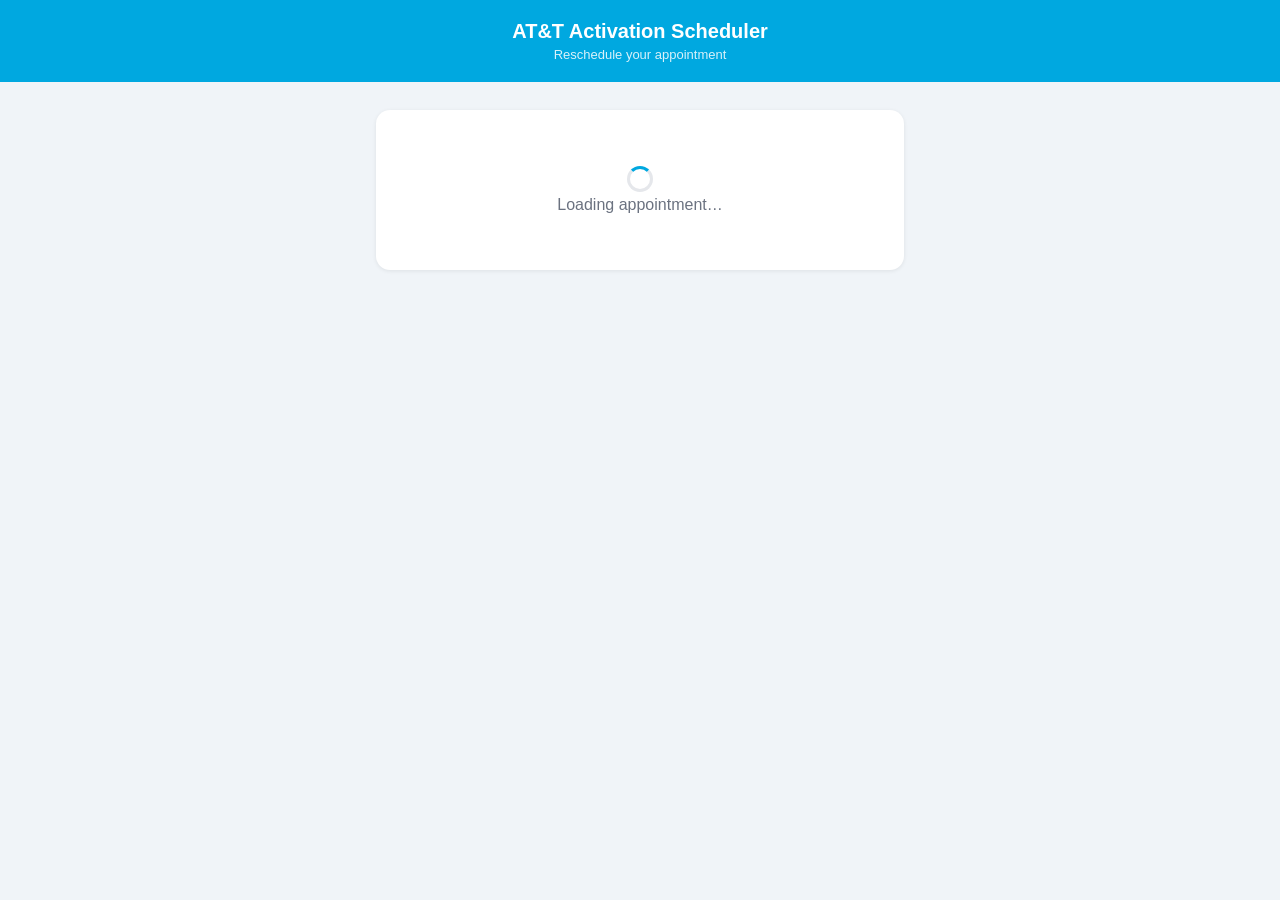
<file: Scheduling System/reschedule.html>
<!DOCTYPE html>
<html lang="en">
<head>
<meta charset="UTF-8">
<meta name="viewport" content="width=device-width, initial-scale=1.0">
<title>Reschedule Appointment</title>
<style>
*{box-sizing:border-box;margin:0;padding:0}
body{font-family:-apple-system,BlinkMacSystemFont,'Segoe UI',sans-serif;background:#f0f4f8;min-height:100vh}
.header{background:#00A8E0;color:#fff;padding:20px 24px;text-align:center}
.header h1{font-size:20px;font-weight:700}
.header p{font-size:13px;opacity:.85;margin-top:4px}
.container{max-width:560px;margin:28px auto;padding:0 16px 48px}
.card{background:#fff;border-radius:14px;padding:28px;box-shadow:0 1px 4px rgba(0,0,0,.08);margin-bottom:16px}
.card h2{font-size:18px;color:#1f2937;margin-bottom:6px}
.card .sub{color:#6b7280;font-size:13px;margin-bottom:22px}

/* Current appt summary */
.cur-box{background:#f0fafe;border:1px solid #bae6fd;border-radius:10px;padding:14px 16px;margin-bottom:22px}
.cur-box .cur-label{font-size:11px;font-weight:700;color:#0369a1;text-transform:uppercase;letter-spacing:.05em;margin-bottom:8px}
.cur-row{display:flex;justify-content:space-between;padding:4px 0;font-size:13px}
.cur-row span:first-child{color:#6b7280}
.cur-row span:last-child{color:#1f2937;font-weight:600}

/* Steps */
.step-tabs{display:flex;gap:0;margin-bottom:22px;border:2px solid #e5e7eb;border-radius:10px;overflow:hidden}
.step-tab{flex:1;padding:11px;text-align:center;font-size:13px;font-weight:600;color:#9ca3af;background:#f9fafb;border:none;cursor:default}
.step-tab.active{background:#00A8E0;color:#fff}
.step-tab.done{background:#ecfdf5;color:#15803d}

/* Form */
.fg{margin-bottom:16px}
.fg label{display:block;font-size:13px;font-weight:600;color:#374151;margin-bottom:5px}
.fg input[type="date"]{width:100%;padding:11px 13px;border:2px solid #e5e7eb;border-radius:8px;font-size:15px;color:#1f2937;background:#fff;transition:border-color .2s}
.fg input[type="date"]:focus{outline:none;border-color:#00A8E0}
.hint{font-size:11px;color:#9ca3af;margin-top:4px}

/* Time slots */
.time-grid{display:grid;grid-template-columns:repeat(3,1fr);gap:10px}
.ts{border:2px solid #e5e7eb;border-radius:9px;padding:12px 8px;cursor:pointer;text-align:center;transition:all .2s}
.ts:hover{border-color:#00A8E0;background:#f0fafe}
.ts.sel{border-color:#00A8E0;background:#00A8E0;color:#fff}
.ts .tt{font-weight:700;font-size:14px}

/* Summary */
.sum-box{background:#f8fafc;border:1px solid #e5e7eb;border-radius:10px;padding:16px;margin-bottom:20px}
.sum-row{display:flex;justify-content:space-between;padding:6px 0;border-bottom:1px solid #f0f0f0;font-size:13px}
.sum-row:last-child{border-bottom:none}
.sum-lbl{color:#6b7280}
.sum-val{color:#1f2937;font-weight:600;text-align:right;max-width:60%}
.change-badge{display:inline-block;background:#fef3c7;color:#92400e;font-size:10px;font-weight:700;padding:2px 7px;border-radius:5px;margin-left:6px;vertical-align:middle}

/* Buttons */
.btn{width:100%;padding:13px;border-radius:10px;font-size:15px;font-weight:700;cursor:pointer;border:none;transition:all .2s}
.btn-p{background:#00A8E0;color:#fff}
.btn-p:hover:not(:disabled){background:#0090c4}
.btn-p:disabled{background:#9ca3af;cursor:not-allowed}
.btn-s{background:#fff;color:#374151;border:2px solid #e5e7eb}
.btn-s:hover{border-color:#9ca3af}
.btn-row{display:flex;gap:10px;margin-top:20px}
.btn-row .btn{flex:1}

/* States */
.state-center{text-align:center;padding:16px 0 8px}
.big-icon{font-size:52px;margin-bottom:14px}
.state-center h3{font-size:19px;color:#1f2937;margin-bottom:8px}
.state-center p{color:#6b7280;font-size:13px;line-height:1.55}

.no-slots{text-align:center;padding:26px;color:#6b7280}
.no-slots .ico{font-size:32px;margin-bottom:10px}
.alert{padding:11px 14px;border-radius:8px;font-size:13px;margin-bottom:14px}
.alert-err{background:#fef2f2;color:#dc2626;border:1px solid #fecaca}
.alert-inf{background:#eff6ff;color:#2563eb;border:1px solid #bfdbfe}

.spin{display:inline-block;width:26px;height:26px;border:3px solid #e5e7eb;border-top-color:#00A8E0;border-radius:50%;animation:sp .7s linear infinite}
@keyframes sp{to{transform:rotate(360deg)}}
.loading{text-align:center;padding:28px;color:#6b7280}

@media(max-width:420px){.time-grid{grid-template-columns:1fr 1fr}}
</style>
</head>
<body>

<div class="header">
  <h1>AT&T Activation Scheduler</h1>
  <p>Reschedule your appointment</p>
</div>

<div class="container" id="app">
  <div class="card">
    <div class="loading"><div class="spin"></div><br>Loading appointment…</div>
  </div>
</div>

<script>
const APPT_ID = '<?= appointmentId ?>';

const S = {
  appt: null,
  date: null,
  time: null,
  step: 1
};

window.onload = function() {
  if (!APPT_ID) { showFatalError('No appointment ID found. Please use the link in your confirmation email.'); return; }
  google.script.run
    .withSuccessHandler(onLoaded)
    .withFailureHandler(function(){ showFatalError('Could not load your appointment. Please try again.'); })
    .getAppointmentById(APPT_ID);
};

function onLoaded(appt) {
  if (!appt) { showFatalError('Appointment not found.'); return; }
  if (appt.status === 'Cancelled') { showFatalError('This appointment has already been cancelled.'); return; }
  if (appt.status === 'Completed') { showFatalError('This appointment has already been completed.'); return; }
  S.appt = appt;
  renderStep1();
}

// ── Step 1: Pick Date ──────────────────────────────────────

function renderStep1() {
  S.step = 1;
  const a = S.appt;
  const typeLabel = a.appointmentType === 'phone' ? '📞 Phone' : '🏪 In-Person';

  document.getElementById('app').innerHTML = `
    <div class="card">
      <h2>Reschedule Appointment</h2>
      <p class="sub">Choose a new date and time — your other details stay the same</p>

      <div class="cur-box">
        <div class="cur-label">Current Appointment</div>
        <div class="cur-row"><span>Date</span><span>${fmtDate(a.date)}</span></div>
        <div class="cur-row"><span>Time</span><span>${fmtTime(a.time)}</span></div>
        <div class="cur-row"><span>Activator</span><span>${esc(a.activatorName)}</span></div>
        <div class="cur-row"><span>Type</span><span>${typeLabel}</span></div>
      </div>

      <div class="step-tabs">
        <div class="step-tab active">1 · New Date</div>
        <div class="step-tab">2 · New Time</div>
        <div class="step-tab">3 · Confirm</div>
      </div>

      <div class="fg">
        <label>Select a New Date</label>
        <input type="date" id="dateInput" min="${todayStr()}" onchange="onDateChange(this.value)">
        <div class="hint">Must be booked at least 4 hours in advance</div>
      </div>

      <div id="dateInfo" class="alert alert-inf" style="display:none"></div>

      <div class="btn-row">
        <button class="btn btn-p" id="s1Next" onclick="goStep2()" disabled>Choose Time →</button>
      </div>
    </div>`;
}

function onDateChange(v) {
  S.date = v;
  S.time = null;
  const d = new Date(v + 'T12:00:00');
  const days = ['Sunday','Monday','Tuesday','Wednesday','Thursday','Friday','Saturday'];
  const info = document.getElementById('dateInfo');
  info.style.display = 'block';
  info.textContent = 'Selected: ' + days[d.getDay()] + ', ' + fmtDate(v);
  document.getElementById('s1Next').disabled = false;
}

// ── Step 2: Pick Time ──────────────────────────────────────

function goStep2() {
  document.getElementById('app').innerHTML = `
    <div class="card">
      <h2>Reschedule Appointment</h2>
      <p class="sub">Pick an available time on ${fmtDate(S.date)}</p>

      <div class="step-tabs">
        <div class="step-tab done">1 · New Date</div>
        <div class="step-tab active">2 · New Time</div>
        <div class="step-tab">3 · Confirm</div>
      </div>

      <div id="slotsWrap">
        <div class="loading"><div class="spin"></div><br>Loading available times…</div>
      </div>

      <div class="btn-row" style="margin-top:18px">
        <button class="btn btn-s" onclick="renderStep1()">← Back</button>
        <button class="btn btn-p" id="s2Next" onclick="goStep3()" disabled>Review →</button>
      </div>
    </div>`;

  google.script.run
    .withSuccessHandler(renderSlots)
    .withFailureHandler(function(){ document.getElementById('slotsWrap').innerHTML = '<div class="alert alert-err">Failed to load time slots. Please try again.</div>'; })
    .getAvailableSlots(S.appt.activatorId, S.date, APPT_ID);
}

function renderSlots(slots) {
  if (!slots || !slots.length) {
    document.getElementById('slotsWrap').innerHTML = `
      <div class="no-slots">
        <div class="ico">📅</div>
        <strong>No available times on this date</strong><br>
        <span style="font-size:12px">Go back and select a different date</span>
      </div>`;
    return;
  }
  document.getElementById('slotsWrap').innerHTML =
    '<div class="time-grid">' +
    slots.map(s =>
      `<div class="ts" onclick="pickTime('${s}',this)">
        <div class="tt">${fmtTime(s)}</div>
      </div>`
    ).join('') +
    '</div>';
}

function pickTime(time, el) {
  S.time = time;
  document.querySelectorAll('.ts').forEach(t => t.classList.remove('sel'));
  el.classList.add('sel');
  document.getElementById('s2Next').disabled = false;
}

// ── Step 3: Confirm ────────────────────────────────────────

function goStep3() {
  const a = S.appt;
  document.getElementById('app').innerHTML = `
    <div class="card">
      <h2>Confirm Reschedule</h2>
      <p class="sub">Review your updated appointment before confirming</p>

      <div class="step-tabs">
        <div class="step-tab done">1 · New Date</div>
        <div class="step-tab done">2 · New Time</div>
        <div class="step-tab active">3 · Confirm</div>
      </div>

      <div class="sum-box">
        <div class="sum-row">
          <span class="sum-lbl">Date</span>
          <span class="sum-val">${fmtDate(S.date)} <span class="change-badge">NEW</span></span>
        </div>
        <div class="sum-row">
          <span class="sum-lbl">Time</span>
          <span class="sum-val">${fmtTime(S.time)} <span class="change-badge">NEW</span></span>
        </div>
        <div class="sum-row"><span class="sum-lbl">Activator</span><span class="sum-val">${esc(a.activatorName)}</span></div>
        <div class="sum-row"><span class="sum-lbl">Type</span><span class="sum-val">${a.appointmentType === 'phone' ? 'Phone Appointment' : 'In-Person Appointment'}</span></div>
        <div class="sum-row"><span class="sum-lbl">Customer</span><span class="sum-val">${esc(a.customerName)}</span></div>
        <div class="sum-row"><span class="sum-lbl">DSI/SPM #</span><span class="sum-val">${esc(a.dsiSpmNumber)}</span></div>
        ${a.address ? `<div class="sum-row"><span class="sum-lbl">Address</span><span class="sum-val">${esc(a.address)}</span></div>` : ''}
      </div>

      <div id="submitErr" class="alert alert-err" style="display:none"></div>

      <div class="btn-row">
        <button class="btn btn-s" onclick="goStep2()">← Back</button>
        <button class="btn btn-p" id="confirmBtn" onclick="submitReschedule()">Confirm Reschedule</button>
      </div>
    </div>`;
}

function submitReschedule() {
  const btn = document.getElementById('confirmBtn');
  btn.disabled = true;
  btn.textContent = 'Rescheduling…';
  document.getElementById('submitErr').style.display = 'none';

  google.script.run
    .withSuccessHandler(function(res) {
      if (res.success) {
        showSuccess();
      } else if (res.error === 'slot_unavailable') {
        btn.disabled = false; btn.textContent = 'Confirm Reschedule';
        document.getElementById('submitErr').style.display = 'block';
        document.getElementById('submitErr').textContent = 'That time slot is no longer available. Please go back and choose another.';
      } else if (res.error === 'already_cancelled') {
        showFatalError('This appointment has already been cancelled.');
      } else {
        btn.disabled = false; btn.textContent = 'Confirm Reschedule';
        document.getElementById('submitErr').style.display = 'block';
        document.getElementById('submitErr').textContent = 'Something went wrong. Please try again.';
      }
    })
    .withFailureHandler(function() {
      btn.disabled = false; btn.textContent = 'Confirm Reschedule';
      document.getElementById('submitErr').style.display = 'block';
      document.getElementById('submitErr').textContent = 'An error occurred. Please try again.';
    })
    .rescheduleAppointment(APPT_ID, S.date, S.time);
}

function showSuccess() {
  document.getElementById('app').innerHTML = `
    <div class="card">
      <div class="state-center">
        <div class="big-icon">✅</div>
        <h3>Appointment Rescheduled!</h3>
        <p>
          Your activation has been moved to<br>
          <strong>${fmtDate(S.date)} at ${fmtTime(S.time)}</strong>.<br><br>
          A new confirmation email has been sent to you.
        </p>
      </div>
    </div>`;
}

function showFatalError(msg) {
  document.getElementById('app').innerHTML = `
    <div class="card">
      <div class="state-center">
        <div class="big-icon">⚠️</div>
        <h3>Unable to Reschedule</h3>
        <p>${msg}</p>
      </div>
    </div>`;
}

function todayStr() {
  const d = new Date();
  return d.getFullYear() + '-' + pad(d.getMonth()+1) + '-' + pad(d.getDate());
}
function pad(n){ return String(n).padStart(2,'0'); }
function fmtTime(t) {
  if (!t) return '';
  const [h,m] = String(t).split(':').map(Number);
  const per = h >= 12 ? 'PM' : 'AM';
  const h12 = h === 0 ? 12 : h > 12 ? h-12 : h;
  return h12 + ':' + pad(m) + ' ' + per;
}
function fmtDate(d) {
  if (!d) return '';
  const [y,mo,dd] = String(d).split('-').map(Number);
  return new Date(y,mo-1,dd).toLocaleDateString('en-US',{weekday:'long',month:'long',day:'numeric',year:'numeric'});
}
function esc(s){ return (s||'').replace(/&/g,'&amp;').replace(/</g,'&lt;').replace(/>/g,'&gt;'); }
</script>
</body>
</html>
</file>
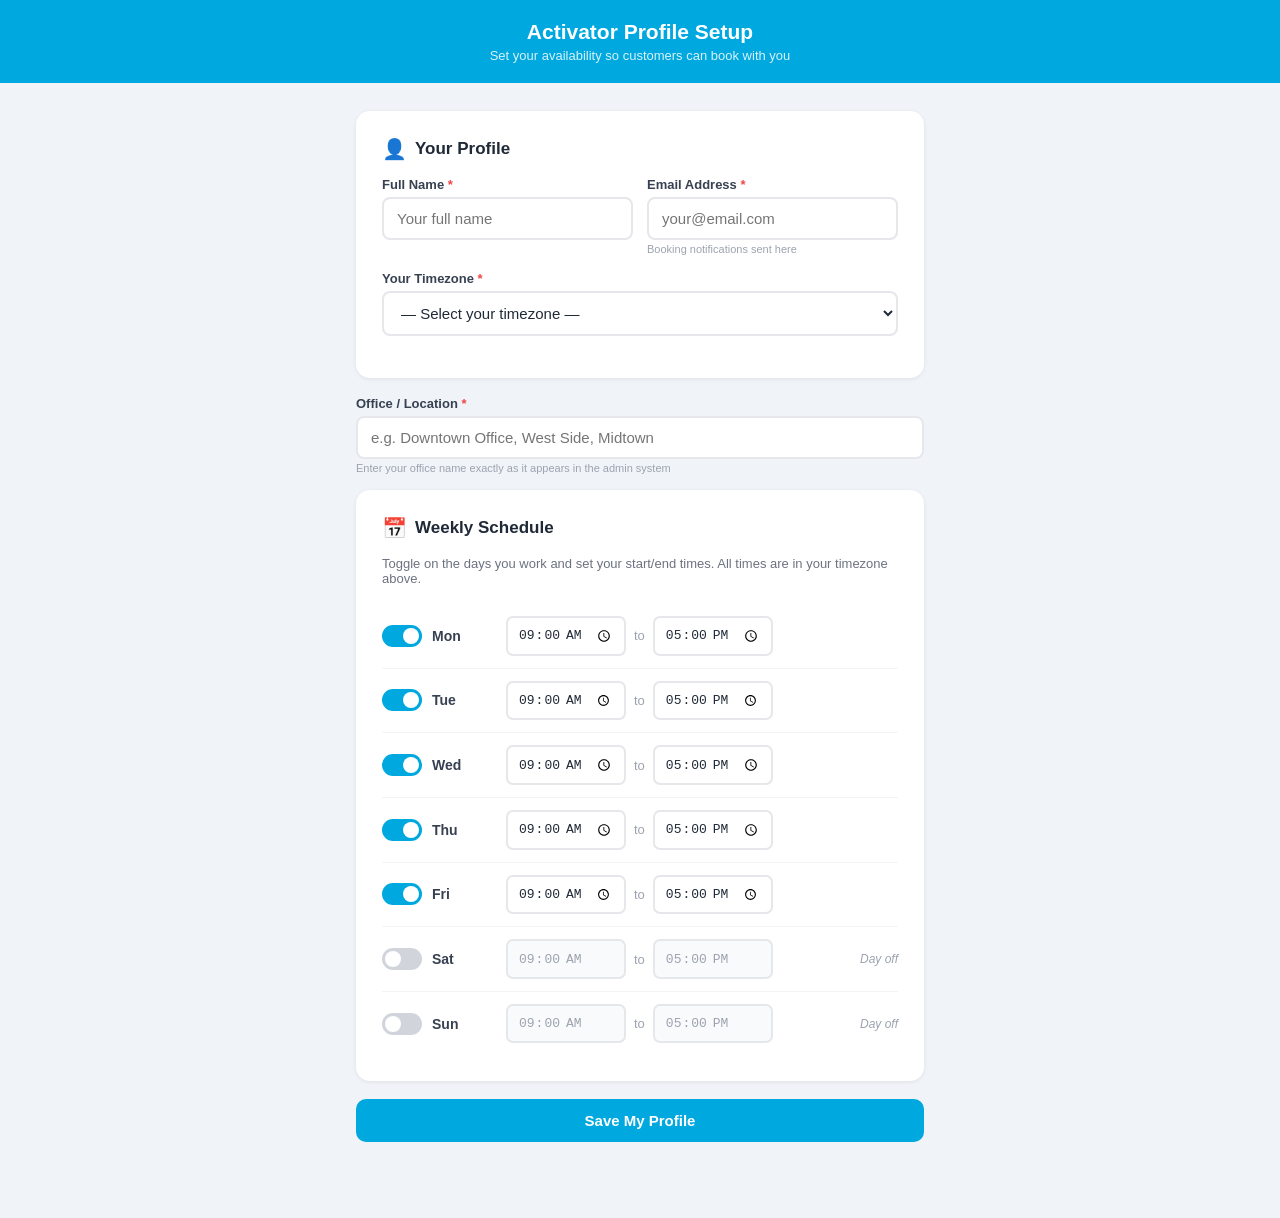
<file: Scheduling System/setup.html>
<!DOCTYPE html>
<html lang="en">
<head>
<meta charset="UTF-8">
<meta name="viewport" content="width=device-width, initial-scale=1.0">
<title>Activator Profile Setup</title>
<style>
*{box-sizing:border-box;margin:0;padding:0}
body{font-family:-apple-system,BlinkMacSystemFont,'Segoe UI',sans-serif;background:#f0f4f8;min-height:100vh}
.header{background:#00A8E0;color:#fff;padding:20px 24px;text-align:center}
.header h1{font-size:21px;font-weight:700}
.header p{font-size:13px;opacity:.85;margin-top:4px}
.container{max-width:600px;margin:28px auto;padding:0 16px 48px}
.card{background:#fff;border-radius:14px;padding:26px;box-shadow:0 1px 4px rgba(0,0,0,.08);margin-bottom:18px}
.card h2{font-size:17px;color:#1f2937;margin-bottom:16px;display:flex;align-items:center;gap:8px}
.section-icon{font-size:20px}

/* Form fields */
.fg{margin-bottom:16px}
.fg label{display:block;font-size:13px;font-weight:600;color:#374151;margin-bottom:5px}
.fg label span{color:#ef4444}
.fg input,.fg select{width:100%;padding:11px 13px;border:2px solid #e5e7eb;border-radius:8px;font-size:15px;color:#1f2937;background:#fff;transition:border-color .2s}
.fg input:focus,.fg select:focus{outline:none;border-color:#00A8E0}
.form-row{display:grid;grid-template-columns:1fr 1fr;gap:14px}

/* Schedule */
.day-row{display:flex;align-items:center;padding:12px 0;border-bottom:1px solid #f3f4f6;gap:14px}
.day-row:last-child{border-bottom:none}
.day-toggle{display:flex;align-items:center;gap:10px;width:110px;flex-shrink:0}
.toggle-switch{position:relative;width:40px;height:22px;flex-shrink:0}
.toggle-switch input{opacity:0;width:0;height:0}
.toggle-slider{position:absolute;cursor:pointer;inset:0;background:#d1d5db;border-radius:22px;transition:.25s}
.toggle-slider::before{content:'';position:absolute;width:16px;height:16px;left:3px;bottom:3px;background:#fff;border-radius:50%;transition:.25s}
input:checked+.toggle-slider{background:#00A8E0}
input:checked+.toggle-slider::before{transform:translateX(18px)}
.day-name{font-weight:600;color:#374151;font-size:14px;width:36px}
.time-inputs{display:flex;align-items:center;gap:8px;flex:1}
.time-inputs input[type="time"]{padding:8px 10px;border:2px solid #e5e7eb;border-radius:7px;font-size:13px;color:#1f2937;width:120px;background:#fff}
.time-inputs input[type="time"]:focus{outline:none;border-color:#00A8E0}
.time-inputs input[type="time"]:disabled{background:#f9fafb;color:#9ca3af;border-color:#e5e7eb}
.time-sep{color:#9ca3af;font-size:13px}
.day-off{color:#9ca3af;font-size:12px;font-style:italic}

/* Buttons */
.btn{width:100%;padding:13px;border-radius:10px;font-size:15px;font-weight:700;cursor:pointer;border:none;transition:all .2s}
.btn-p{background:#00A8E0;color:#fff}
.btn-p:hover:not(:disabled){background:#0090c4}
.btn-p:disabled{background:#9ca3af;cursor:not-allowed}

/* Alert */
.alert{padding:12px 15px;border-radius:8px;font-size:13px;margin-bottom:16px}
.alert-err{background:#fef2f2;color:#dc2626;border:1px solid #fecaca}
.alert-ok{background:#f0fdf4;color:#15803d;border:1px solid #bbf7d0}

/* Success state */
.succ-card{text-align:center;padding:20px 0 10px}
.succ-circle{width:64px;height:64px;background:#ecfdf5;border-radius:50%;display:flex;align-items:center;justify-content:center;margin:0 auto 14px;font-size:28px}
.succ-card h3{font-size:19px;color:#1f2937;margin-bottom:7px}
.succ-card p{color:#6b7280;font-size:13px;line-height:1.5}
.btn-link{background:none;border:none;color:#00A8E0;font-size:13px;cursor:pointer;text-decoration:underline;margin-top:14px;display:inline-block;font-weight:600}

@media(max-width:480px){
  .form-row{grid-template-columns:1fr}
  .time-inputs{flex-wrap:wrap}
  .time-inputs input[type="time"]{width:100%}
}
</style>
</head>
<body>

<div class="header">
  <h1>Activator Profile Setup</h1>
  <p>Set your availability so customers can book with you</p>
</div>

<div class="container">

  <div id="mainForm">

    <!-- Profile -->
    <div class="card">
      <h2><span class="section-icon">👤</span> Your Profile</h2>

      <div id="formErr" class="alert alert-err" style="display:none"></div>

      <div class="form-row">
        <div class="fg">
          <label>Full Name <span>*</span></label>
          <input type="text" id="actName" placeholder="Your full name">
        </div>
        <div class="fg">
          <label>Email Address <span>*</span></label>
          <input type="email" id="actEmail" placeholder="your@email.com">
          <span style="font-size:11px;color:#9ca3af;margin-top:3px;display:block">Booking notifications sent here</span>
        </div>
      </div>

      <div class="fg">
        <label>Your Timezone <span>*</span></label>
        <select id="actTz">
          <option value="">— Select your timezone —</option>
          <option value="America/New_York">Eastern Time (ET) — New York, Miami, Atlanta</option>
          <option value="America/Chicago">Central Time (CT) — Chicago, Dallas, Houston</option>
          <option value="America/Denver">Mountain Time (MT) — Denver, Phoenix, Salt Lake City</option>
          <option value="America/Los_Angeles">Pacific Time (PT) — Los Angeles, Seattle, Las Vegas</option>
          <option value="America/Anchorage">Alaska Time (AKT)</option>
          <option value="Pacific/Honolulu">Hawaii Time (HST)</option>
          <option value="America/Phoenix">Arizona Time (No DST)</option>
        </select>
      </div>
    </div>

      <div class="fg">
        <label>Office / Location <span>*</span></label>
        <input type="text" id="actOffice" placeholder="e.g. Downtown Office, West Side, Midtown">
        <span style="font-size:11px;color:#9ca3af;margin-top:3px;display:block">Enter your office name exactly as it appears in the admin system</span>
      </div>

    <!-- Schedule -->
    <div class="card">
      <h2><span class="section-icon">📅</span> Weekly Schedule</h2>
      <p style="color:#6b7280;font-size:13px;margin-bottom:18px">Toggle on the days you work and set your start/end times. All times are in your timezone above.</p>

      <div id="scheduleRows"></div>
    </div>

    <!-- Save -->
    <button class="btn btn-p" id="saveBtn" onclick="saveProfile()">Save My Profile</button>

  </div>

  <!-- Success -->
  <div id="successView" class="card" style="display:none">
    <div class="succ-card">
      <div class="succ-circle">✓</div>
      <h3>Profile Saved!</h3>
      <p>Your schedule is live. Clients and reps can now book with you during your available hours.</p>
      <button class="btn-link" onclick="editAgain()">Update my schedule</button>
    </div>
  </div>

  <!-- Time Blocking -->
  <div class="card" id="blockCard" style="display:none">
    <h2><span class="section-icon">🚫</span> Block Time Off</h2>
    <p style="color:#6b7280;font-size:13px;margin-bottom:18px">Block specific dates or times so no appointments can be booked during those periods.</p>

    <div id="blockErr" class="alert" style="display:none;background:#fef2f2;color:#dc2626;border:1px solid #fecaca;border-radius:8px;padding:11px 14px;font-size:13px;margin-bottom:14px"></div>

    <!-- Add block form -->
    <div style="background:#f8fafc;border:1px solid #e5e7eb;border-radius:10px;padding:16px;margin-bottom:18px">
      <p style="font-size:13px;font-weight:700;color:#374151;margin-bottom:12px">Add a Block</p>
      <div style="display:grid;grid-template-columns:1fr 1fr;gap:12px;margin-bottom:12px">
        <div class="fg">
          <label>Date <span style="color:#ef4444">*</span></label>
          <input type="date" id="blkDate">
        </div>
        <div class="fg">
          <label>Reason (optional)</label>
          <input type="text" id="blkReason" placeholder="e.g. PTO, Holiday, Meeting">
        </div>
      </div>
      <div style="margin-bottom:12px">
        <label style="display:flex;align-items:center;gap:10px;font-size:13px;font-weight:600;color:#374151;cursor:pointer">
          <input type="checkbox" id="blkAllDay" checked onchange="toggleAllDay(this.checked)" style="width:16px;height:16px">
          Block entire day
        </label>
      </div>
      <div id="blkTimeRow" style="display:none;grid-template-columns:1fr 1fr;gap:12px;margin-bottom:12px">
        <div class="fg"><label>From</label><input type="time" id="blkStart"></div>
        <div class="fg"><label>To</label><input type="time" id="blkEnd"></div>
      </div>
      <button class="btn btn-p" style="margin-top:4px" onclick="addBlock()">Add Block</button>
    </div>

    <!-- Existing blocks -->
    <div>
      <p style="font-size:13px;font-weight:700;color:#374151;margin-bottom:10px">Your Blocked Times</p>
      <div id="blockList"><p style="color:#9ca3af;font-size:13px">Loading…</p></div>
    </div>
  </div>

</div>

<script>
let currentActivatorId = null;

const DAYS = [
  { key: 'mon', label: 'Mon', full: 'Monday'    },
  { key: 'tue', label: 'Tue', full: 'Tuesday'   },
  { key: 'wed', label: 'Wed', full: 'Wednesday' },
  { key: 'thu', label: 'Thu', full: 'Thursday'  },
  { key: 'fri', label: 'Fri', full: 'Friday'    },
  { key: 'sat', label: 'Sat', full: 'Saturday'  },
  { key: 'sun', label: 'Sun', full: 'Sunday'    }
];

const DEFAULT_START = '09:00';
const DEFAULT_END   = '17:00';

window.onload = function() {
  renderScheduleRows();
  // Pre-enable Mon-Fri by default
  ['mon','tue','wed','thu','fri'].forEach(k => {
    document.getElementById('tog_'+k).checked = true;
    toggleDay(k, true);
  });
};

function renderScheduleRows() {
  document.getElementById('scheduleRows').innerHTML = DAYS.map(d => `
    <div class="day-row">
      <div class="day-toggle">
        <label class="toggle-switch">
          <input type="checkbox" id="tog_${d.key}" onchange="toggleDay('${d.key}',this.checked)">
          <span class="toggle-slider"></span>
        </label>
        <span class="day-name">${d.label}</span>
      </div>
      <div class="time-inputs" id="times_${d.key}">
        <input type="time" id="start_${d.key}" value="${DEFAULT_START}" disabled>
        <span class="time-sep">to</span>
        <input type="time" id="end_${d.key}" value="${DEFAULT_END}" disabled>
      </div>
      <span class="day-off" id="off_${d.key}">Day off</span>
    </div>
  `).join('');
}

function toggleDay(key, enabled) {
  document.getElementById('start_' + key).disabled = !enabled;
  document.getElementById('end_'   + key).disabled = !enabled;
  document.getElementById('off_'   + key).style.display = enabled ? 'none' : 'inline';
}

function saveProfile() {
  const name   = v('actName').trim();
  const email  = v('actEmail').trim();
  const tz     = v('actTz');
  const office = v('actOffice').trim();

  if (!name || !email || !tz) {
    showErr('Please fill in your name, email, and timezone.');
    return;
  }
  if (!office) {
    showErr('Please enter your office / location name.');
    return;
  }
  if (!/^[^\s@]+@[^\s@]+\.[^\s@]+$/.test(email)) {
    showErr('Please enter a valid email address.');
    return;
  }

  const schedule = {};
  let hasAnyDay = false;

  for (const d of DAYS) {
    const enabled = document.getElementById('tog_' + d.key).checked;
    const start   = v('start_' + d.key);
    const end     = v('end_'   + d.key);

    if (enabled) {
      if (!start || !end) {
        showErr('Please set start and end times for ' + d.full + '.');
        return;
      }
      if (start >= end) {
        showErr('On ' + d.full + ', start time must be before end time.');
        return;
      }
      schedule[d.key] = { start, end };
      hasAnyDay = true;
    } else {
      schedule[d.key] = { start: '', end: '' };
    }
  }

  if (!hasAnyDay) {
    showErr('Please enable at least one working day.');
    return;
  }

  hideErr();
  const btn = document.getElementById('saveBtn');
  btn.disabled = true;
  btn.textContent = 'Saving…';

  google.script.run
    .withSuccessHandler(function(res) {
      btn.disabled = false;
      btn.textContent = 'Save My Profile';
      if (res.success) {
        currentActivatorId = res.id;
        document.getElementById('mainForm').style.display = 'none';
        document.getElementById('successView').style.display = 'block';
        loadBlockedTimes(res.id);
        window.scrollTo({ top: 0, behavior: 'smooth' });
      } else {
        showErr('Save failed. Please try again.');
      }
    })
    .withFailureHandler(function() {
      btn.disabled = false;
      btn.textContent = 'Save My Profile';
      showErr('An error occurred. Please try again.');
    })
    .saveActivator({ name, email, timezone: tz, office, schedule });
}

function editAgain() {
  document.getElementById('mainForm').style.display   = 'block';
  document.getElementById('successView').style.display = 'none';
}

function showErr(msg) {
  const el = document.getElementById('formErr');
  el.textContent = msg;
  el.style.display = 'block';
  el.scrollIntoView({ behavior: 'smooth', block: 'center' });
}

function hideErr() {
  document.getElementById('formErr').style.display = 'none';
}

function v(id) {
  return (document.getElementById(id) || {}).value || '';
}

// ── Time Blocking ───────────────────────────────────────────

function toggleAllDay(checked) {
  document.getElementById('blkTimeRow').style.display = checked ? 'none' : 'grid';
}

function loadBlockedTimes(activatorId) {
  document.getElementById('blockCard').style.display = 'block';
  const today = new Date();
  document.getElementById('blkDate').min =
    today.getFullYear()+'-'+String(today.getMonth()+1).padStart(2,'0')+'-'+String(today.getDate()).padStart(2,'0');

  google.script.run
    .withSuccessHandler(renderBlockList)
    .withFailureHandler(function(){ document.getElementById('blockList').innerHTML='<p style="color:#dc2626;font-size:13px">Failed to load blocked times.</p>'; })
    .getBlockedTimesForActivator(activatorId);
}

function renderBlockList(blocks) {
  const el = document.getElementById('blockList');
  if (!blocks.length) {
    el.innerHTML = '<p style="color:#9ca3af;font-size:13px;font-style:italic">No blocked times set. Your full schedule is available for booking.</p>';
    return;
  }
  el.innerHTML = blocks.map(b => `
    <div style="display:flex;align-items:center;justify-content:space-between;padding:10px 14px;background:#fff;border:1px solid #e5e7eb;border-radius:8px;margin-bottom:8px">
      <div>
        <div style="font-weight:600;color:#1f2937;font-size:13px">${fmtDate(b.date)}</div>
        <div style="font-size:11px;color:#6b7280;margin-top:2px">
          ${b.allDay ? 'All day' : fmtTime(b.startTime)+' – '+fmtTime(b.endTime)}
          ${b.reason ? ' · '+b.reason : ''}
        </div>
      </div>
      <button onclick="removeBlock('${b.id}')" style="background:#fef2f2;color:#dc2626;border:none;padding:5px 10px;border-radius:6px;font-size:12px;font-weight:600;cursor:pointer">Remove</button>
    </div>
  `).join('');
}

function addBlock() {
  const date    = v('blkDate');
  const allDay  = document.getElementById('blkAllDay').checked;
  const start   = v('blkStart');
  const end     = v('blkEnd');
  const reason  = v('blkReason');
  const errEl   = document.getElementById('blockErr');

  errEl.style.display = 'none';

  if (!date) { errEl.textContent='Please select a date.'; errEl.style.display='block'; return; }
  if (!allDay && (!start || !end)) { errEl.textContent='Please enter start and end times.'; errEl.style.display='block'; return; }
  if (!allDay && start >= end) { errEl.textContent='Start time must be before end time.'; errEl.style.display='block'; return; }

  google.script.run
    .withSuccessHandler(function(res) {
      if (res.success) {
        document.getElementById('blkDate').value   = '';
        document.getElementById('blkReason').value = '';
        document.getElementById('blkStart').value  = '';
        document.getElementById('blkEnd').value    = '';
        loadBlockedTimes(currentActivatorId);
      } else {
        errEl.textContent = 'Failed to add block. Please try again.';
        errEl.style.display = 'block';
      }
    })
    .addBlockedTime({ activatorId:currentActivatorId, date, allDay, startTime:start, endTime:end, reason });
}

function removeBlock(id) {
  google.script.run
    .withSuccessHandler(function(res){ if(res.success) loadBlockedTimes(currentActivatorId); })
    .removeBlockedTime(id);
}

function fmtTime(t) {
  if (!t) return '';
  const [h,m] = String(t).split(':').map(Number);
  const per = h>=12?'PM':'AM', h12=h===0?12:h>12?h-12:h;
  return h12+':'+String(m).padStart(2,'0')+' '+per;
}

function fmtDate(d) {
  if (!d) return '';
  const [y,mo,dd] = String(d).split('-').map(Number);
  return new Date(y,mo-1,dd).toLocaleDateString('en-US',{weekday:'long',month:'long',day:'numeric',year:'numeric'});
}
</script>
</body>
</html>
</file>
<file: dashboard/app.css>
*,*::before,*::after{box-sizing:border-box;margin:0;padding:0}
:root{
  --blue:#1F4E78;--blue2:#4A9FD4;--blue2-rgb:74,159,212;--blue3:#1a3347;--blueHover:#2563a8;--blueText:#fff;
  --accent2b:#4A9FD4;/* secondary "dual" accent — defaults to --blue2; per-office override (Vanguard = red) */
  --blue2-fade:rgba(96,165,250,.13);--blue2-faint:rgba(96,165,250,.05);
  /* ⚠ --blue3 is WRITE-ONLY: applyOfficeTheme sets it from OFFICE_CONFIG.theme.dark
     (app.core.js:105) but no rule reads it. Kept because that `dark` field is part of
     the documented per-office theme contract (_private/OFFICE_ONBOARDING.md); dropping
     the var means dropping the field from all 7 offices too. Don't reach for it as an
     "existing dark tint" — it has never rendered anything. */
  --green:#27ae60;
  --yellow:#f0b429;
  --red:#e74c3c;
  --gray:#aaa;
  /* ⚠⚠ REMOVED 2026-08-03 as part of the light-mode pass: --green2/3 --yellow2/3
     --red2/3 --gray2. All seven were declared here and referenced ZERO times in any
     css/js/html in the repo. They looked like the ready-made "status tint" layer and
     a plan was written around tokenising them — which would have changed nothing at
     all. If you need a dark status tint, the live ones are the tint/rule pairs
     below; the per-status chips carry their own values with light counterparts
     next to the badge palette.
     ⚠⚠ NEVER write a glob like "--tint-<star>/--rule-<star>" in a CSS comment. That
     sequence CLOSES THE COMMENT EARLY; the rest is parsed as garbage and the parser
     recovers by skipping to the next semicolon — which silently ate --bg:#111111 on
     the line below and shipped a transparent body (white page) in dark mode. */
  --bg:#111111;--surface:#242424;--surface2:#2c2c2c;--sidebar-bg:#111827;
  --border:rgba(255,255,255,.10);
  --field-bg:#1e1e1e;--field-border:#3a3a3a;--control-bg:#2a2a2a;--inset-bg:#1a1a1a;--panel2-bg:#161b22;--panel2-border:#21262d;/* O2 semantic control surfaces (dark defaults; light theme overrides below) */
  --text:#e2e2e2;--text2:#b3b3b3;
  /* ── POLARITY-FLIPPING TINTS ──────────────────────────────────────────────
     A tint layered on the current surface, NOT a fixed color. In dark these
     LIGHTEN; in light they must DARKEN, or the element dissolves into the page
     (rgba(255,255,255,.06) over white is white). That inversion is the whole
     point — these are the only vars whose light values are not just "paler".
     tint-* fill a shape; rule-* draw a 1-2px separator, and run a touch
     stronger because a hairline needs more contrast than an area to register.
     ⚠ Dark values were chosen as the cluster centre of the 25 literals they
     replaced, so every dark delta is <= .02 alpha (imperceptible). Keep it that
     way: retuning one of these moves every consumer at once. */
  /* ── DIMENSIONAL SCALE ────────────────────────────────────────────────────
     Radius was 19 distinct values (2,3,4,5,6,7,8,9,10,12,13,14,20,999px), which is
     why three pills sitting inches apart could carry 3px, 10px and 999px. Four steps.
     ⚠ 50% is deliberately NOT in the scale — those are circles (avatars, status dots,
     icon buttons) whose radius must track the element size, not a fixed step. */
  --r-sm:4px; --r-md:8px; --r-lg:12px; --r-pill:999px;
  /* Elevation. Only ~14 of the file's box-shadows were ever elevation; the rest are
     Sales Support glows, inset rings and focus rings, and are left alone.
     These FLIP like the tints: a dark theme lifts with black, a light one with navy. */
  /* ⚠ The KPI tile keeps its OWN surface, separate from --surface. Folding the five
     tiles into one had moved .dr-kpi off the near-black --panel2-bg, which is what made
     dark mode visibly lighter. The SURFACE is the part that had to go back; the coloured
     top accent stays — the user asked for it explicitly ("i just want the coloured
     accents for them on the top"). Dark = deep panel + accent; light = white + accent.
     ⚠ --kpi-accent is set INLINE per card by app.lst.js:494/507 to colour-code the Live
     Sales KPIs, and .dr-kpi passes a per-metric colour as an inline border-top shorthand
     (app.reports.js:161) which beats this rule outright. Both must keep winning; the
     office accent is only the FALLBACK for tiles that name no colour of their own. */
  --kpi-bg:var(--panel2-bg); --kpi-rule:var(--kpi-accent,var(--blue2));
  --e-1:0 4px 16px rgba(0,0,0,.45);    /* cards, stat tiles          */
  --e-2:0 8px 24px rgba(0,0,0,.5);     /* dropdowns, popovers, menus */
  --e-3:0 24px 60px rgba(0,0,0,.55);   /* modals                     */
  --tint-1:rgba(255,255,255,.02);   /* faint wash — zebra rows, sub-rows, hatching */
  --tint-2:rgba(255,255,255,.06);   /* subtle fill — hover, bar tracks, small chips */
  --tint-3:rgba(255,255,255,.16);   /* visible chip — count badges */
  --rule-1:rgba(255,255,255,.05);   /* hairline separator between rows */
  --rule-2:rgba(255,255,255,.14);   /* emphasis rule — total rows, modal edge */
  --sidebar:240px;
}
/* ── LIGHT THEME (toggle; master-admin + activator always stay dark) ── */
/* First pass: flips the core surfaces + the common hardcoded dark elements.
   Sidebar intentionally stays dark navy (white content + dark rail). */
html[data-theme="light"]{
  /* ⚠⚠ GREY DESK, WHITE PAPER. Every light surface used to sit above L=0.75 — page,
     card, fields, controls, panels — so a card had NOTHING to float on and the whole
     screen read as one white expanse. Measured: page-to-card separation was 1.10:1,
     against dark's 1.22:1. The page is now a real grey and the cards are the paper,
     which takes separation to 1.30:1.
     🔑 The fix is the PAGE, not the cards. Lightening the cards further would have made
     the wall of white worse; the canvas underneath is what was missing. */
  --bg:#dde2ea; --surface:#ffffff; --surface2:#f2f5f9;
  --border:rgba(15,23,42,.16);
  --text:#1b2433; --text2:#5b6675;
  --field-bg:#ffffff; --field-border:#cfd6e0; --control-bg:#eef1f6; --inset-bg:#eef2f7; --panel2-bg:#f7f9fc; --panel2-border:#c4cedb;
  /* The polarity flip: white-alpha -> navy-alpha. Alphas are NOT mirrored 1:1 —
     dark ink on a light surface reads stronger than light ink on a dark one at
     the same alpha, so these sit slightly higher only where a hairline has to
     hold up (rule-*), and in line with the .045 zebra the light patches below
     already use (tint-1). */
  --tint-1:rgba(15,23,42,.04); --tint-2:rgba(15,23,42,.07); --tint-3:rgba(15,23,42,.11);
  --rule-1:rgba(15,23,42,.13); --rule-2:rgba(15,23,42,.24);
  /* Elevation on light: a black shadow over a white page reads as grey mud, so these
     are navy-tinted and use a two-layer contact+ambient pair instead of one soft blur. */
  --kpi-bg:#ffffff; --kpi-rule:var(--kpi-accent,var(--blue2));
  --e-1:0 1px 3px rgba(15,23,42,.08),0 1px 2px rgba(15,23,42,.04);
  --e-2:0 6px 18px rgba(15,23,42,.10),0 2px 5px rgba(15,23,42,.06);
  --e-3:0 16px 48px rgba(15,23,42,.18),0 4px 12px rgba(15,23,42,.08);
}
/* ── STAR WARS "console" skin — Pass 1: panels + readout headers ── */
html[data-office="salessupport"] .ss-card{
  position:relative; padding:22px; border:1px solid rgba(79,168,255,.22); border-radius:var(--r-md);
  background:linear-gradient(180deg, rgba(23,32,58,.5), var(--surface));
  box-shadow:0 10px 34px rgba(0,0,0,.5), inset 0 1px 0 rgba(79,168,255,.08);
}
/* glowing top accent bar, bled to the panel edges */
html[data-office="salessupport"] .ss-rule{
  height:2px; border-radius:0; margin:-22px -22px 18px;
  background:linear-gradient(90deg, transparent, var(--blue2) 8%, var(--ss-green) 50%, var(--ss-gold) 92%, transparent);
  box-shadow:0 0 10px rgba(79,168,255,.4);
}
/* HUD corner brackets (blue top-left, gold bottom-right) */
html[data-office="salessupport"] .ss-card::before,
html[data-office="salessupport"] .ss-card::after{ content:''; position:absolute; width:12px; height:12px; pointer-events:none }
html[data-office="salessupport"] .ss-card::before{ top:8px; left:8px; border-top:2px solid var(--blue2); border-left:2px solid var(--blue2); opacity:.75 }
html[data-office="salessupport"] .ss-card::after{ bottom:8px; right:8px; border-bottom:2px solid var(--ss-gold); border-right:2px solid var(--ss-gold); opacity:.55 }
/* readout headers — geometric Orbitron caps with a blue glow */
html[data-office="salessupport"] .ss-h2{
  font-family:Orbitron,'Arial Black',sans-serif; font-weight:900; text-transform:uppercase;
  letter-spacing:2.5px; font-size:16px; color:#eaf3ff; text-shadow:0 0 14px rgba(79,168,255,.35);
}
/* angular glowing buttons */
html[data-office="salessupport"] .ps-btn{ border-radius:var(--r-sm); background:linear-gradient(180deg,#3f80ec,#1c55d4); color:#fff; text-transform:uppercase; letter-spacing:1px; box-shadow:0 0 0 1px rgba(79,168,255,.45), 0 4px 16px rgba(28,85,212,.35); transition:box-shadow .15s, filter .15s }
html[data-office="salessupport"] .ps-btn:hover{ filter:brightness(1.08); box-shadow:0 0 0 1px var(--blue2), 0 0 20px rgba(79,168,255,.5) }
html[data-office="salessupport"] .ps-btn.secondary{ background:transparent; color:var(--text2); box-shadow:inset 0 0 0 1px var(--field-border) }
html[data-office="salessupport"] .ps-btn.secondary:hover{ background:transparent; box-shadow:inset 0 0 0 1px var(--blue2); color:#eaf3ff }
/* ── STAR WARS console skin — Pass 3: fields / inputs / rows / notes / scrollbars ── */
/* form fields glow on focus */
html[data-office="salessupport"] .ps-input,
html[data-office="salessupport"] .ps-select,
html[data-office="salessupport"] .ps-textarea{ border-radius:var(--r-sm); transition:border-color .15s, box-shadow .15s }
html[data-office="salessupport"] .ps-input:focus,
html[data-office="salessupport"] .ps-select:focus,
html[data-office="salessupport"] .ps-textarea:focus,
html[data-office="salessupport"] #login-email:focus{ outline:none; border-color:var(--blue2); box-shadow:0 0 0 1px var(--blue2), 0 0 14px rgba(79,168,255,.22) }
/* combobox menu — holographic frame */
html[data-office="salessupport"] .ss-combo-menu{ border-color:rgba(79,168,255,.3); box-shadow:0 0 0 1px rgba(79,168,255,.12), 0 14px 34px rgba(0,0,0,.6) }
@keyframes ss-scan{ 0%{ background-position:-40% 0 } 100%{ background-position:140% 0 } }
/* frosted-glass panels floating over the orbs (rim-light top edge) */
html[data-office="salessupport"] .ss-card{
  background:rgba(18,25,46,.6);
  -webkit-backdrop-filter:blur(12px); backdrop-filter:blur(12px);
  border:1px solid rgba(140,180,255,.16);
  box-shadow:0 10px 34px rgba(0,0,0,.42), inset 0 1px 0 rgba(255,255,255,.06);
}
@keyframes ss-stardrift{ from{ background-position:0 0 } to{ background-position:-240px -240px } }
@keyframes ss-stardrift2{ from{ background-position:0 0 } to{ background-position:170px 255px } }
@keyframes ss-twinkleA{ from{ opacity:.45 } to{ opacity:.9 } }
@keyframes ss-twinkleB{ from{ opacity:.25 } to{ opacity:.6 } }
@keyframes ss-topscan{ from{ background-position:250% 0 } to{ background-position:-50% 0 } }
/* ── SALES SUPPORT — ticket UI (Slice 3+) ── */
.ss-card{ margin-bottom:18px }
.ss-rule{ height:3px;border-radius:var(--r-sm);background:linear-gradient(90deg,var(--blue2),var(--ss-gold,var(--accent2b)));margin:-2px 0 16px }
.ss-h2{ color:var(--blue2);margin:0 0 4px;font-size:20px }
.ss-fld{ display:flex;flex-direction:column;gap:5px }
.ss-fld--full{ grid-column:1 / -1 }
.ss-lbl{ font-size:11px;text-transform:uppercase;letter-spacing:.5px;color:var(--text2) }
.ss-actions{ display:flex;align-items:center;gap:16px;margin-top:18px }
.ss-status{ font-size:13px }   /* let the dropdown escape the card */
.ss-combo{ position:relative }
.ss-combo-input{ padding-right:28px }
.ss-combo::after{ content:'';position:absolute;right:12px;top:50%;margin-top:-5px;width:7px;height:7px;border-right:2px solid var(--text2);border-bottom:2px solid var(--text2);transform:rotate(45deg);pointer-events:none;opacity:.7 }
.ss-combo-menu{ position:absolute;top:calc(100% + 4px);left:0;right:0;z-index:50;display:none;background:var(--surface2);border:1px solid var(--field-border);border-radius:var(--r-md);box-shadow:var(--e-2);max-height:240px;overflow-y:auto;padding:4px }
.ss-combo-menu.open{ display:block }
.ss-combo-opt{ padding:8px 10px;border-radius:var(--r-md);font-size:14px;color:var(--text);cursor:pointer;white-space:nowrap;overflow:hidden;text-overflow:ellipsis }
.ss-combo-opt:hover,.ss-combo-opt.hi{ background:var(--blue2-fade) }
.ss-combo-create{ color:var(--accent2b);font-weight:600 }
.ss-combo-empty{ padding:8px 10px;font-size:13px;color:var(--text2) }
.ss-combo-add{ padding:9px 10px;border-radius:var(--r-md);font-size:14px;font-weight:700;color:var(--ss-green,#38E08A);cursor:pointer;border-bottom:1px solid var(--field-border);margin-bottom:4px }
.ss-combo-add:hover,.ss-combo-add.hi{ background:rgba(56,224,138,.14) }
.ss-combo-addhint{ padding:9px 10px;font-size:12px;color:var(--text2);border-top:1px solid var(--field-border);margin-top:4px;opacity:.85 }
/* add-new popup */
.ss-addpop-bg{ position:fixed;inset:0;background:rgba(3,6,14,.6);-webkit-backdrop-filter:blur(3px);backdrop-filter:blur(3px);z-index:200;display:flex;align-items:center;justify-content:center;padding:20px }
.ss-addpop{ width:100%;max-width:380px }
.ss-addpop-fields{ display:flex;flex-direction:column;gap:12px;margin-bottom:6px }


/* ═══════════════════ POWERSHIFT — DARK-MODE LIFT (2026-09-17, user: "the dark mode is to dark
   could we increase the contrast ?" → option L from a rendered A/B) ═══════════════════
   Cosmetic branding gated on office id, which R-005 allows; the feature set is untouched.
   🔑 SCOPE IS THE WHOLE SELECTOR, AND EVERY PART OF IT MATTERS:
     · [data-office="powershift"] — no other office can match.
     · [data-theme="dark"]        — light mode is left exactly as it was (it was not the complaint).
     · body                       — NOT html. applyOfficeTheme writes --sidebar-bg as an INLINE style
       on <html>, and an inline style beats any rule on the same element. Declaring these on <body>
       lets them inherit down to everything inside, sidebar included.
   ⚠ --kpi-bg is restated on purpose. :root defines it as var(--panel2-bg), and that reference is
   RESOLVED AT :root, so overriding --panel2-bg further down does not reach it. Without this line the
   stat tiles stay navy-black while every surface around them lifts. Seen in the preview render.
   ⚠ The sidebar is their #606060 swatch, so its text can no longer be low-alpha white: on #606060 the
   stock values measured 1.6:1 (group label), 2.3:1 (office) and 2.7:1 (user line). Raised below.
   ⚠ Status chips (.sp-*, .rp-*, .badge-*, .pill-*) keep their own dark tints by design — they are
   semantic, not surfaces, and they still read on the lifted card.
   Measured after the lift: card vs page 1.32 · text on card 9.70:1 · secondary 6.97:1 ·
   button #E5E5E5 on card 8.62:1 · white nav on the #606060 sidebar 6.29:1.
   Rebuild the comparison with _private/preview/powershift_dark_preview.js. */
html[data-office="powershift"][data-theme="dark"] body{
  --bg:#2A2A2A; --surface:#3D3D3D; --surface2:#474747; --sidebar-bg:#0A0A0A;   /* 09-29: black, not #606060 (gold rebrand) */
  --border:rgba(255,255,255,.16);
  --field-bg:#333333; --field-border:#5A5A5A; --control-bg:#454545; --inset-bg:#303030;
  --panel2-bg:#333333; --panel2-border:#4F4F4F; --kpi-bg:#333333;
  --text:#F2F2F2; --text2:#CFCFCF;
}
/* Sidebar text on the mid-grey: alpha whites, raised to clear 4.5:1 (label 4.34, office/user 5.3+). */
html[data-office="powershift"][data-theme="dark"] .nav-item{ color:rgba(255,255,255,.88) }
html[data-office="powershift"][data-theme="dark"] .nav-group-label{ color:rgba(255,255,255,.75) }
html[data-office="powershift"][data-theme="dark"] .sidebar-office{ color:rgba(255,255,255,.78) }
html[data-office="powershift"][data-theme="dark"] .sidebar-user{ color:rgba(255,255,255,.85) }
html[data-office="powershift"][data-theme="dark"] .sign-out{ color:rgba(255,255,255,.8) }
/* The header/footer hairlines are 8% white, which vanishes on #606060. */
html[data-office="powershift"][data-theme="dark"] .sidebar-header,
html[data-office="powershift"][data-theme="dark"] .sidebar-footer{ border-color:rgba(255,255,255,.22) }
/* ── POWERSHIFT GOLD REBRAND (2026-09-29) — the owner's own mockup of their Master Tracker, rebuilt as design "C" (user's pick
   from rendered side-by-sides, _private/preview/powershift_gold.html; generator powershift_gold_preview.js). The PALETTE is
   OFFICE_CONFIG.powershift.theme; the gold LOGO is OFFICE_CONFIG.powershift.logos. Every rule is scoped to this office, so the
   other offices cannot change (theme_noop_check).
   · black sidebar, gold nav icons + gold active item, gold edge glow · big title + metallic silver/navy/gold stripe (an SVG, so
     its edges are anti-aliased — the first CSS-gradient version looked jagged, user 09-29) · big moon button + gold Refresh
   · navy card band with a gold list icon + gold count · gold Clear · filled pastel chips (navy Orders) · navy table head with
     sort hints · bigger rows / pills / NOTES · at-risk row: amber tint + gold bars (as their mockup draws it) · hover = gold bar
   ⚠ Status pill COLOURS are unchanged on purpose — they mean the same thing in every office; only their shape follows the mockup. */
html[data-office="powershift"] .card-header.dark{background:linear-gradient(90deg,#0A223E,#18324D);color:#fff;border-bottom:0;border-radius:var(--r-lg) var(--r-lg) 0 0}
html[data-office="powershift"] .card-header.dark span{color:#D4AF5A;opacity:1!important;font-weight:700!important}
html[data-office="powershift"] .refresh-btn:not(#theme-toggle),
html[data-office="powershift"] .clear-filters-btn{background:linear-gradient(180deg,#E0BD66,#C79E48);color:#0A223E;border:1px solid #B8923F;font-weight:700}
html[data-office="powershift"] .refresh-btn:not(#theme-toggle):hover,
html[data-office="powershift"] .clear-filters-btn:hover{background:linear-gradient(180deg,#EACB7A,#D4AB52);border-color:#9C7A30;color:#0A223E}
html[data-office="powershift"] .nav-item.active{background:linear-gradient(90deg,#C79E48,#E0BD66);color:#0A0A0A;border-left-color:#E6C56D;border-radius:var(--r-md)}
html[data-theme="light"][data-office="powershift"] .ct-chip.ct-chip-active{background:#17304C;border-color:#17304C;color:#fff}
html[data-theme="light"][data-office="powershift"] .ct-chip.ct-chip-active b{color:#fff}
html[data-theme="light"][data-office="powershift"] .call-table tbody tr.ct-row-atrisk td{background:#FAF2DE}
html[data-office="powershift"] .nav-item{font-size:.95rem;padding:8px 18px;color:rgba(255,255,255,.92)}
html[data-office="powershift"] .nav-item .nav-icon{color:#D4AF5A}
html[data-office="powershift"] .nav-item .nav-icon svg{width:21px;height:21px}
html[data-office="powershift"] .nav-item.active{margin:2px 8px;padding:8px 12px}
html[data-office="powershift"] .nav-item.active .nav-icon{color:#0A0A0A}
html[data-office="powershift"] .nav-group-label{letter-spacing:.14em;color:rgba(255,255,255,.72)}
html[data-office="powershift"] .sidebar{box-shadow:inset -2px 0 0 rgba(204,164,75,.45),inset -46px 0 50px -44px rgba(204,164,75,.28)}
html[data-office="powershift"] .topbar{background-image:none;position:relative;overflow:hidden;padding-top:12px;padding-bottom:12px}
html[data-theme="light"][data-office="powershift"] .topbar{background:linear-gradient(180deg,#F8F9FA,#ECEEF1)}
html[data-office="powershift"] .topbar > *{position:relative;z-index:1}
html[data-office="powershift"] .topbar::before{content:'';position:absolute;top:0;bottom:0;left:57.5%;width:280px;pointer-events:none;background:url("data:image/svg+xml,%3Csvg xmlns='http://www.w3.org/2000/svg' viewBox='0 0 190 72' preserveAspectRatio='xMinYMid meet'%3E%3Cdefs%3E%3ClinearGradient id='s' x1='0' y1='0' x2='1' y2='0'%3E%3Cstop offset='0' stop-color='%23D9DBDF'/%3E%3Cstop offset='.55' stop-color='%23AEB0B5'/%3E%3Cstop offset='1' stop-color='%238A8C92'/%3E%3C/linearGradient%3E%3ClinearGradient id='n' x1='0' y1='0' x2='1' y2='0'%3E%3Cstop offset='0' stop-color='%230E1A2C'/%3E%3Cstop offset='.7' stop-color='%231B2C47'/%3E%3Cstop offset='.92' stop-color='%233A3A2E'/%3E%3Cstop offset='1' stop-color='%238A7440'/%3E%3C/linearGradient%3E%3ClinearGradient id='g' x1='0' y1='0' x2='1' y2='0'%3E%3Cstop offset='0' stop-color='%23F3D78A'/%3E%3Cstop offset='.15' stop-color='%23D9B45A'/%3E%3Cstop offset='.55' stop-color='%23B98F3C'/%3E%3Cstop offset='.8' stop-color='%23D8B660'/%3E%3Cstop offset='1' stop-color='%23A07A2C'/%3E%3C/linearGradient%3E%3C/defs%3E%3Cpolygon points='0,72 31,72 100,0 69,0' fill='url(%23s)'/%3E%3Cpolygon points='31,72 73,72 142,0 100,0' fill='url(%23n)'/%3E%3Cpolygon points='73,72 120,72 189,0 142,0' fill='url(%23g)'/%3E%3C/svg%3E") left center/auto 100% no-repeat}
html[data-office="powershift"] .topbar h2{font-size:1.5rem;font-weight:700;letter-spacing:-.01em}
html[data-theme="light"][data-office="powershift"] .topbar h2{color:#151A23}
html[data-office="powershift"] #page-subtitle{font-size:.92rem!important}
html[data-office="powershift"] #last-updated{font-size:.92rem!important}
html[data-office="powershift"] #last-updated::after{content:'';display:inline-block;width:19px;height:19px;margin-left:12px;vertical-align:-4px;background:currentColor;
  -webkit-mask:url("data:image/svg+xml,%3Csvg xmlns='http://www.w3.org/2000/svg' viewBox='0 0 24 24' fill='none' stroke='black' stroke-width='2' stroke-linecap='round'%3E%3Ccircle cx='12' cy='12' r='9'/%3E%3Cpath d='M12 7v5l3 2'/%3E%3C/svg%3E") center/contain no-repeat;
  mask:url("data:image/svg+xml,%3Csvg xmlns='http://www.w3.org/2000/svg' viewBox='0 0 24 24' fill='none' stroke='black' stroke-width='2' stroke-linecap='round'%3E%3Ccircle cx='12' cy='12' r='9'/%3E%3Cpath d='M12 7v5l3 2'/%3E%3C/svg%3E") center/contain no-repeat}
html[data-office="powershift"] #theme-toggle{width:44px;height:44px;padding:0;border-radius:var(--r-md);box-shadow:var(--e-1)}
html[data-theme="light"][data-office="powershift"] #theme-toggle{border:1px solid #C8CED7;border-color:#C8CED7;color:#17304C}
html[data-office="powershift"] #theme-toggle .ico svg{width:22px;height:22px}
html[data-office="powershift"] .refresh-btn:not(#theme-toggle){height:44px;padding:0 22px;font-size:1.02rem;border-radius:var(--r-md);box-shadow:0 2px 6px rgba(150,110,30,.28)}
html[data-office="powershift"] .refresh-btn:not(#theme-toggle) .ico svg{width:20px;height:20px;margin-right:4px}
html[data-office="powershift"] .card{box-shadow:var(--e-2)}
html[data-office="powershift"] .card:has(.call-table) > .card-header.dark{padding:17px 22px 17px 64px;font-size:1.3rem;
  background:url("data:image/svg+xml,%3Csvg xmlns='http://www.w3.org/2000/svg' viewBox='0 0 24 24' fill='none' stroke='%23D4AF5A' stroke-width='2.2' stroke-linecap='round'%3E%3Cpath d='M9 6h12M9 12h12M9 18h12'/%3E%3Ccircle cx='4' cy='6' r='1.3' fill='%23D4AF5A'/%3E%3Ccircle cx='4' cy='12' r='1.3' fill='%23D4AF5A'/%3E%3Ccircle cx='4' cy='18' r='1.3' fill='%23D4AF5A'/%3E%3C/svg%3E") 22px center/30px no-repeat,linear-gradient(90deg,#0A223E,#18324D)}
html[data-office="powershift"] .card:has(.call-table) > .card-header.dark span{font-size:1.15rem!important}
html[data-office="powershift"] .filter-row{padding:14px 16px;border-radius:var(--r-lg)}
html[data-office="powershift"] .filter-row input,
html[data-office="powershift"] .dd-btn,
html[data-office="powershift"] .date-filter-wrap input[type=date]{height:40px;border-radius:var(--r-md);font-size:.95rem}
html[data-office="powershift"] .dd-btn{font-weight:700;padding:0 16px}
html[data-office="powershift"] .date-filter-wrap{font-size:.86rem}
html[data-office="powershift"] .clear-filters-btn{height:40px;padding:0 20px;font-size:.95rem;border-radius:var(--r-md)}
html[data-office="powershift"] .ct-chip{padding:7px 16px;font-size:.9rem;border-radius:var(--r-pill);gap:7px}
html[data-office="powershift"] .ct-chip b{margin-left:4px}
html[data-theme="light"][data-office="powershift"] .ct-chip-atrisk{background:#F6DFA2;border-color:#E3BE62;color:#7F4506}
html[data-theme="light"][data-office="powershift"] .ct-chip-rotting{background:#FAD1D5;border-color:#EFA3AB;color:#A81D2A}
html[data-theme="light"][data-office="powershift"] .ct-chip-booked{background:#CDE1FA;border-color:#9DC1EE;color:#17529B}
html[data-office="powershift"] .tbl-count{font-size:.86rem;font-weight:700}
html[data-office="powershift"] .ct-risk-filter{height:38px;border-radius:var(--r-md);font-size:.92rem}
html[data-office="powershift"] .call-table{font-size:.97rem}
html[data-office="powershift"] .call-table th{font-size:.8rem;font-weight:800;letter-spacing:.06em;padding:13px 16px}
html[data-theme="light"][data-office="powershift"] .call-table th{background:#D9DDE4;color:#17304C;border-color:#C3C9D2}
html[data-office="powershift"] .call-table th:first-child{border-top-left-radius:var(--r-md)}
html[data-office="powershift"] .call-table th:last-child{border-top-right-radius:var(--r-md)}
html[data-office="powershift"] .call-table th.sort-th::after{content:'\21D5';margin-left:8px;opacity:.55}
html[data-office="powershift"] .call-table td{padding:7px 16px}
html[data-office="powershift"] .rep-name{font-weight:700}
html[data-theme="light"][data-office="powershift"] .rep-name{color:#0F1B35}
html[data-office="powershift"] .dsi-link{font-weight:400}
html[data-theme="light"][data-office="powershift"] .dsi-link{color:#2A2F3A}
html[data-office="powershift"] .prod-pill,
html[data-office="powershift"] .sp{font-size:.86rem;padding:4px 13px;border-radius:var(--r-pill)}
html[data-theme="light"][data-office="powershift"] .prod-pill{background:#D3E5FC;color:#1F5FA8;box-shadow:inset 0 0 0 1px #A9C8F0}
html[data-office="powershift"] .notes-btn{height:34px;padding:0 18px;font-size:.88rem;font-weight:700;border-radius:var(--r-md)}
html[data-theme="light"][data-office="powershift"] .notes-btn{border-color:#C3C9D2;color:#0F1B35}
html[data-office="powershift"] .call-table tbody tr.ct-row-atrisk td{box-shadow:inset 3px 0 0 #D6A951}
html[data-theme="light"][data-office="powershift"] .call-table tbody tr.ct-row-atrisk .notes-btn{border-color:#E2C27C;background:#FFF8E6}
html[data-office="powershift"] .ct-flag-atrisk{font-size:.78rem;padding:3px 10px;border-radius:var(--r-pill)}
html[data-theme="light"][data-office="powershift"] .ct-flag-atrisk{background:#F6DFA2;color:#7F4506;box-shadow:inset 0 0 0 1px #E3BE62}
html[data-office="powershift"] .call-table tbody tr:hover td:first-child{box-shadow:inset 3px 0 0 #D6A951}

/* ═══════════════════ MILLENNIUM FALCON COCKPIT — dashboard reskin (login frozen) ═══════════════════
   Sales Support DASHBOARD only. Scoped to #app + the two body-level overlays (#ticket-modal, .ss-addpop-bg)
   that live OUTSIDE #app, so #login-screen keeps the original Jedi look untouched. Palette vars are redefined
   here (nearest-ancestor wins over the JS-injected inline vars on <html>), which auto-recolors every var-based
   .ss-* rule; the rules below then override the blue "console" passes with warm GUNMETAL panels + AMBER/RED
   indicator lighting. Pass 1 = palette + windscreen + recolor. (Greebles/LEDs/toggles land in Pass 2.) */
html[data-office="salessupport"] #app,
html[data-office="salessupport"] #ticket-modal,
html[data-office="salessupport"] .ss-addpop-bg{
  --bg:#0a0a0c; --surface:#242a31; --surface2:#2c333b; --sidebar-bg:#191d22;
  --border:rgba(212,200,178,.12);
  --field-bg:#15181c; --field-border:#3a424c; --control-bg:#20252c; --inset-bg:#131619; --panel2-bg:#1b2026; --panel2-border:#333b45;
  --text:#eae4d8; --text2:#a79f92;
  --blue2:#f2a83a; --accent2b:#4ea8ff;                 /* amber PRIMARY + blue console-LED secondary */
  --blue2-rgb:242,168,58; --blue2-fade:rgba(242,168,58,.14); --blue2-faint:rgba(242,168,58,.06);
  --ss-gold:#f4c21b; --ss-green:#37e0a0;
  --fx-amber:#f2a83a; --fx-red:#e7532a; --fx-blue:#4ea8ff; --fx-green:#37e0a0;   /* indicator-LED palette */
  --metal-hi:#5a636e; --metal-lo:#12151a; --steel:#3a424c;
}
@keyframes ss-stardrift{ from{ background-position:0 0 } to{ background-position:400px 400px } }
@keyframes ss-startwinkle{ from{ opacity:.84 } to{ opacity:1 } }
/* MOBILE Sales Support: the cockpit windscreen (metal canopy + planet) is far too busy on a phone —
   drop the canopy + planet + nebula and leave just the drifting starfield (like the login) on deep space. */
@media (max-width:768px){
  html[data-office="salessupport"] #app .content::after{ display:none }          /* no metal canopy */
  html[data-office="salessupport"] #app .content{ background-image:none }         /* no planet/nebula — starfield (::before) + deep space only */
  /* ⚠ iOS Safari bug: backdrop-filter + overflow:auto on the SAME element kills scrolling. Drop the blur
     on mobile panels so the tall detail modal scrolls freely. */
  html[data-office="salessupport"] #app .ss-card,
  html[data-office="salessupport"] #ticket-modal .modal{ -webkit-backdrop-filter:none; backdrop-filter:none }
  /* wide data tables (queue + follow-ups) → STACKED CARDS on mobile: no sideways scroll, every field shown
     as a label:value row with long values wrapping (nested horizontal touch-scroll is unreliable on phones). */
  html[data-office="salessupport"] #app .ss-tablewrap{ overflow:visible }
  html[data-office="salessupport"] #app .ss-table,
  html[data-office="salessupport"] #app .ss-table tbody{ display:block }
  html[data-office="salessupport"] #app .ss-table tr:not(.ss-row){ display:none }        /* hide the header row */
  html[data-office="salessupport"] #app .ss-table tr.ss-row{ display:block; margin:0 0 12px; padding:11px 14px; border:1px solid var(--border); border-radius:var(--r-md); background:var(--inset-bg) }
  html[data-office="salessupport"] #app .ss-table tr.ss-row:last-child{ margin-bottom:0 }
  html[data-office="salessupport"] #app .ss-table tr.ss-row:hover td{ background:transparent }
  html[data-office="salessupport"] #app .ss-table td{ display:flex; justify-content:space-between; align-items:flex-start; gap:14px; padding:5px 0 !important; border:none !important; white-space:normal !important; text-align:right; overflow-wrap:anywhere; min-width:0 }
  html[data-office="salessupport"] #app .ss-table td::before{ content:attr(data-label); flex:0 0 auto; color:var(--text2); font-size:11px; text-transform:uppercase; letter-spacing:.5px; font-weight:600; text-align:left; padding-top:1px }
  /* ticket detail modal (lives OUTSIDE #app, so scope to #ticket-modal): wrap the header status badge,
     force the 2-col properties grid to a single column, and clip so it never causes horizontal page scroll */
  html[data-office="salessupport"] #ticket-modal .modal{ overflow-x:hidden }
  html[data-office="salessupport"] #ticket-modal .ss-td-head{ flex-wrap:wrap; gap:8px }
  html[data-office="salessupport"] #ticket-modal .ss-td-grid{ grid-template-columns:minmax(0,1fr) }
  html[data-office="salessupport"] #ticket-modal .ss-note-body{ overflow-wrap:anywhere }
}

/* ── console panels: brushed gunmetal instead of blue frosted glass ── */
html[data-office="salessupport"] #app .ss-card,
html[data-office="salessupport"] .ss-addpop{
  background:linear-gradient(180deg,#2a313a 0%,#232a32 48%,#1d232b 100%);
  -webkit-backdrop-filter:none; backdrop-filter:none;
  border:1px solid rgba(210,196,172,.14); border-radius:var(--r-md);
  box-shadow:0 10px 30px rgba(0,0,0,.55), inset 0 1px 0 rgba(255,220,170,.10), inset 0 0 0 1px rgba(0,0,0,.28);
}
/* the panel top-rule becomes a warm amber/red indicator strip */
html[data-office="salessupport"] #app .ss-rule,
html[data-office="salessupport"] .ss-addpop .ss-rule{
  background:linear-gradient(90deg, transparent, var(--fx-red) 10%, var(--fx-amber) 42%, var(--ss-gold) 70%, var(--fx-amber) 90%, transparent);
  box-shadow:0 0 10px rgba(242,140,40,.45);
}
/* corner accents → amber (top-left) / steel (bottom-right) */
html[data-office="salessupport"] #app .ss-card::before{ border-top-color:var(--fx-amber); border-left-color:var(--fx-amber); opacity:.7 }
html[data-office="salessupport"] #app .ss-card::after{ border-bottom-color:var(--steel); border-right-color:var(--steel); opacity:.65 }
/* readout headers glow amber */
html[data-office="salessupport"] #app .ss-h2{ color:#f6efe1; text-shadow:0 0 14px rgba(242,168,58,.3) }

/* ── console buttons: gunmetal body, warm top-light, amber glow on press/hover ── */
html[data-office="salessupport"] #app .ps-btn,
html[data-office="salessupport"] #ticket-modal .ps-btn,
html[data-office="salessupport"] .ss-addpop .ps-btn{
  background:linear-gradient(180deg,#3a424c,#232830); color:#fbe6c8; border-radius:var(--r-sm);
  text-transform:uppercase; letter-spacing:1px;
  box-shadow:0 0 0 1px rgba(0,0,0,.5), inset 0 1px 0 rgba(255,220,160,.18), 0 4px 14px rgba(0,0,0,.5);
}
html[data-office="salessupport"] #app .ps-btn:hover,
html[data-office="salessupport"] #ticket-modal .ps-btn:hover,
html[data-office="salessupport"] .ss-addpop .ps-btn:hover{ filter:brightness(1.06); color:#fff; box-shadow:0 0 0 1px var(--fx-amber), inset 0 1px 0 rgba(255,220,160,.22), 0 0 18px rgba(242,168,58,.45) }
html[data-office="salessupport"] #app .ps-btn.secondary{ background:transparent; color:var(--text2); box-shadow:inset 0 0 0 1px var(--field-border) }
html[data-office="salessupport"] #app .ps-btn.secondary:hover{ background:transparent; color:#fdf3e2; box-shadow:inset 0 0 0 1px var(--fx-amber) }

/* ── recessed metal inputs; amber focus (NB: #login-email deliberately untouched) ── */
html[data-office="salessupport"] #app .ps-input:focus,
html[data-office="salessupport"] #app .ps-select:focus,
html[data-office="salessupport"] #app .ps-textarea:focus,
html[data-office="salessupport"] #ticket-modal .ps-input:focus,
html[data-office="salessupport"] #ticket-modal .ps-select:focus,
html[data-office="salessupport"] #ticket-modal .ps-textarea:focus,
html[data-office="salessupport"] .ss-addpop .ps-input:focus,
html[data-office="salessupport"] .ss-addpop .ps-select:focus,
html[data-office="salessupport"] .ss-addpop .ps-textarea:focus{ border-color:var(--fx-amber); box-shadow:0 0 0 1px var(--fx-amber), 0 0 14px rgba(242,168,58,.25) }
html[data-office="salessupport"] #app .ss-combo-menu,
html[data-office="salessupport"] #ticket-modal .ss-combo-menu{ border-color:rgba(210,196,172,.28); box-shadow:0 0 0 1px rgba(0,0,0,.4), 0 14px 34px rgba(0,0,0,.6) }
/* ═══════════════════ END MILLENNIUM FALCON COCKPIT — Pass 1 ═══════════════════ */

/* ═══════════════════ MILLENNIUM FALCON COCKPIT — Pass 2: greebles (glows are STATIC; no blinking) ═══════════════════ */
/* native radios/checkboxes → amber (Submission Type, etc.) */
html[data-office="salessupport"] #app input[type=radio],
html[data-office="salessupport"] #app input[type=checkbox],
html[data-office="salessupport"] #ticket-modal input[type=radio],
html[data-office="salessupport"] #ticket-modal input[type=checkbox],
html[data-office="salessupport"] .ss-addpop input[type=radio],
html[data-office="salessupport"] .ss-addpop input[type=checkbox]{ accent-color:var(--fx-amber) }

/* console panels: fine brushed-metal grain + corner RIVETS (bolts); the Jedi HUD brackets retire */
html[data-office="salessupport"] #app .ss-card,
html[data-office="salessupport"] .ss-addpop{
  background:
    radial-gradient(circle at 13px 13px, rgba(0,0,0,.5) 0 1.8px, rgba(255,222,170,.13) 2.2px 2.9px, transparent 3.4px),
    radial-gradient(circle at calc(100% - 13px) 13px, rgba(0,0,0,.5) 0 1.8px, rgba(255,222,170,.13) 2.2px 2.9px, transparent 3.4px),
    radial-gradient(circle at 13px calc(100% - 13px), rgba(0,0,0,.5) 0 1.8px, rgba(255,222,170,.13) 2.2px 2.9px, transparent 3.4px),
    radial-gradient(circle at calc(100% - 13px) calc(100% - 13px), rgba(0,0,0,.5) 0 1.8px, rgba(255,222,170,.13) 2.2px 2.9px, transparent 3.4px),
    repeating-linear-gradient(90deg, rgba(255,255,255,.014) 0 2px, transparent 2px 5px),
    linear-gradient(180deg, rgba(40,47,56,.84) 0%, rgba(33,40,49,.87) 48%, rgba(26,32,40,.9) 100%);
  -webkit-backdrop-filter:blur(7px); backdrop-filter:blur(7px);   /* translucent glass — the jump reads faintly through */
}
html[data-office="salessupport"] #app .ss-card::before,
html[data-office="salessupport"] #app .ss-card::after{ display:none }

/* (the central arched PORT is now part of the full windscreen frame in .content::after above) */
/* ═══════════════════ END MILLENNIUM FALCON COCKPIT — Pass 2 ═══════════════════ */

/* ps-* inputs keep a pure-white fill in light mode (they pop off the off-white page);
   all other form controls now auto-theme via --field-bg/--field-border. */
html[data-theme="light"] .ps-input, html[data-theme="light"] .ps-textarea,
html[data-theme="light"] .ps-select, html[data-theme="light"] .ps-qty-input,
html[data-theme="light"] .pse-notes-ro{
  background:#ffffff; border-color:#cfd6e0;
}
/* office switcher, refresh, hamburger + abm-seg now auto-theme
   via --control-bg/--field-border/--inset-bg — per-selector light patches removed. */
html[data-theme="light"] .dr-kpi-val, html[data-theme="light"] .lst-kpi-val{ color:#0f172a; }
html[data-theme="light"] .dr-stat-pill{ background:#d5dbe2; border-color:#a8b0bb; color:#475569; box-shadow:inset 0 1px 0 rgba(255,255,255,.6),0 1px 1.5px rgba(15,23,42,.09);}
/* Light mode: lift the near-white DR panels off the white page (clearer fills + visible
   borders) and repair the at-a-glance line, which otherwise keeps dark-mode text colors. */
html[data-theme="light"] .dr-sc-total{ background:#e8f0fb; border-color:#b6c2d0; }
html[data-theme="light"] .dr-sec-hdr{ background:rgba(var(--blue2-rgb),.14); }
html[data-theme="light"] .dr-glance{ background:rgba(var(--blue2-rgb),.10); border-color:rgba(var(--blue2-rgb),.30); color:#1b2433; }
html[data-theme="light"] .dr-glance b{ color:#0f172a; }
/* 🔴 Appointments / Calls-Worked GROUP HEADERS were INVISIBLE in light mode: near-white
   text (#e6edf3 / #c2cbd6 / #d6dee8) on a rgba(255,255,255,.045) fill — a dark-theme
   LIGHTENER, so both the label and its count chip went white-on-white. Owners default to
   light (_applyTheme) and the Daily Report is theirs, so this was the default view.
   Same inversion the rest of the light patches use: darkener fill + saturated dark ink. */
html[data-theme="light"] .dr-appt-ghdr,
html[data-theme="light"] .dr-cw-group-hdr{ background:rgba(15,23,42,.055); color:#1b2433; }
html[data-theme="light"] .dr-appt-gcnt,
html[data-theme="light"] .dr-cw-cnt{ background:rgba(15,23,42,.10); color:#475569; }
html[data-theme="light"] .dr-cw-da, html[data-theme="light"] .dr-cw-dna,
html[data-theme="light"] .dr-cw-oi, html[data-theme="light"] .dr-cw-other{ color:#1b2433; }
/* Off-window (unbookable) calendar cells carry color:#2c2c2c — a near-black ink meant
   to sit almost invisibly on the dark hatch. On light that inverts into the LOUDEST
   text on the grid, so unbookable hours out-shout the bookable ones. Matched to the
   dark intent (~1.5:1, present but recessive) rather than made merely paler.
   ⚠ Not fixable with opacity on the cell — that would fade the hatch as well. */
html[data-theme="light"] .appt-cell-offwindow{ color:#ccd3dc; }
html[data-theme="light"] .modal{ box-shadow:var(--e-3); }
html[data-theme="light"] .call-table thead tr{ border-bottom-color:#b6c2d0; }
html[data-theme="light"] .call-table tbody tr:nth-child(even) td{ background:rgba(15,23,42,.045); }
html[data-theme="light"] .call-table tbody tr:hover td{ background:rgba(var(--blue2-rgb),.10); }
/* clear row separators between order rows (white-alpha borders vanish on white) */
html[data-theme="light"] .call-table td{ border-bottom:1px solid #cbd5e1; }
html[data-theme="light"] td{ border-bottom-color:#cbd5e1; }
html[data-theme="light"] .lst-tbl td{ border-bottom-color:#cbd5e1; }
html[data-theme="light"] .call-table th{ box-shadow:inset 0 -1px 0 #b6c2d0; }
html[data-theme="light"] .dr-table tbody tr:nth-child(even):not(.dr-total-row) td{ background:rgba(15,23,42,.03); }
html[data-theme="light"] .dr-table tbody tr:hover td{ background:rgba(15,23,42,.05); }
/* .card and .modal now take --e-1 / --e-3, which flip by theme on their own — the two
   per-selector light shadow patches that used to live here are redundant and removed. */
/* ── Status badges / pills / rating chips ── dark uses a deep tint + light text;
   light mode needs the inverse: a soft tint fill + saturated dark text of the same
   hue. Grouped by hue (the 1-5 rating scale reads red→yellow→green). Dark untouched. */
html[data-theme="light"] .badge-red,
html[data-theme="light"] .rp-1, html[data-theme="light"] .rp-2,
html[data-theme="light"] .nm-r-btn.active-1, html[data-theme="light"] .nm-r-btn.active-2,
html[data-theme="light"] .pill-31-60, html[data-theme="light"] .dr-na-badge{ background:#f2cac5; color:#ac241d; border-color:#dc958f; box-shadow:inset 0 0 0 1px #dc958f,inset 0 1px 0 rgba(255,255,255,.6),0 1px 1.5px rgba(15,23,42,.09);}
/* ⚠ These two inks were PRE-EXISTING and sat just under AA at this size (4.10:1 and
   4.41:1 — these pills are .75rem bold = WCAG NORMAL text, so 4.5:1 applies, the
   same trap as the outcome glyphs). Nudged the ink only; the tints are unchanged. */
html[data-theme="light"] .pill-15-30{ background:#f2d4be; color:#974615; box-shadow:inset 0 0 0 1px #d5a788,inset 0 1px 0 rgba(255,255,255,.6),0 1px 1.5px rgba(15,23,42,.09);}
html[data-theme="light"] .badge-yellow,
html[data-theme="light"] .rp-3, html[data-theme="light"] .nm-r-btn.active-3,
html[data-theme="light"] .pill-8-14{ background:#e7dbab; color:#785a00; border-color:#c3b274; box-shadow:inset 0 0 0 1px #c3b274,inset 0 1px 0 rgba(255,255,255,.6),0 1px 1.5px rgba(15,23,42,.09);}
html[data-theme="light"] .badge-green,
html[data-theme="light"] .rp-4, html[data-theme="light"] .rp-5,
html[data-theme="light"] .nm-r-btn.active-4, html[data-theme="light"] .nm-r-btn.active-5,
html[data-theme="light"] .pill-0-7{ background:#bfe1cb; color:#166b3c; border-color:#89bb9d; box-shadow:inset 0 0 0 1px #89bb9d,inset 0 1px 0 rgba(255,255,255,.6),0 1px 1.5px rgba(15,23,42,.09);}
html[data-theme="light"] .badge-blue{ background:#c5d8eb; color:#1a4e78; box-shadow:inset 0 0 0 1px #8eacc6,inset 0 1px 0 rgba(255,255,255,.6),0 1px 1.5px rgba(15,23,42,.09);}
html[data-theme="light"] .badge-gray,
html[data-theme="light"] .rp-na, html[data-theme="light"] .nm-r-btn.active-na{ background:#d4d8df; color:#535d6a; border-color:#abb1ba; box-shadow:inset 0 0 0 1px #abb1ba,inset 0 1px 0 rgba(255,255,255,.6),0 1px 1.5px rgba(15,23,42,.09);}

/* ── ORDER-STATUS PILLS in light mode ─────────────────────────────────────────
   The dark pills are a near-black wash (#0a2010…#2a2000) carrying a bright ink,
   so on white they read as eleven black holes down the status column. Same
   inversion as the badge palette above: soft tint of the SAME HUE + saturated
   dark ink of that hue.
   🔑 The eleven must stay TELLABLE APART. In dark almost all the signal is in the
   INK (the backgrounds are eleven shades of nearly-black), so the ink is what
   carries the distinction here too — each hue family keeps its bright/mid/deep
   ordering rather than collapsing onto one shared green/red/orange. */
html[data-theme="light"] .sp-active       {background:#c1e1ce;color:#116c3c; box-shadow:inset 0 0 0 1px #89bc9f,inset 0 1px 0 rgba(255,255,255,.6),0 1px 1.5px rgba(15,23,42,.09);}
html[data-theme="light"] .sp-posted       {background:#b1d8c1;color:#0d5c32; box-shadow:inset 0 0 0 1px #7db093,inset 0 1px 0 rgba(255,255,255,.6),0 1px 1.5px rgba(15,23,42,.09);}
html[data-theme="light"] .sp-canceled     {background:#f2c8c4;color:#aa241d; box-shadow:inset 0 0 0 1px #db948f,inset 0 1px 0 rgba(255,255,255,.6),0 1px 1.5px rgba(15,23,42,.09);}
html[data-theme="light"] .sp-disconnected {background:#e8b7b2;color:#8c1d13; box-shadow:inset 0 0 0 1px #cb867f,inset 0 1px 0 rgba(255,255,255,.6),0 1px 1.5px rgba(15,23,42,.09);}
html[data-theme="light"] .sp-orange-bright{background:#f3d3ba;color:#96470d; box-shadow:inset 0 0 0 1px #d5a683,inset 0 1px 0 rgba(255,255,255,.6),0 1px 1.5px rgba(15,23,42,.09);}
html[data-theme="light"] .sp-orange       {background:#efc9ac;color:#8e430c; box-shadow:inset 0 0 0 1px #d09e79,inset 0 1px 0 rgba(255,255,255,.6),0 1px 1.5px rgba(15,23,42,.09);}
html[data-theme="light"] .sp-dark-orange  {background:#e9be9e;color:#803a08; box-shadow:inset 0 0 0 1px #c7946e,inset 0 1px 0 rgba(255,255,255,.6),0 1px 1.5px rgba(15,23,42,.09);}
html[data-theme="light"] .sp-purple       {background:#dcc6f0;color:#6b21a8; box-shadow:inset 0 0 0 1px #b891d9,inset 0 1px 0 rgba(255,255,255,.6),0 1px 1.5px rgba(15,23,42,.09);}
html[data-theme="light"] .sp-yellow-bright{background:#eadca7;color:#795b00; box-shadow:inset 0 0 0 1px #c6b372,inset 0 1px 0 rgba(255,255,255,.6),0 1px 1.5px rgba(15,23,42,.09);}
html[data-theme="light"] .sp-yellow       {background:#e4d394;color:#6b5000; box-shadow:inset 0 0 0 1px #bda965,inset 0 1px 0 rgba(255,255,255,.6),0 1px 1.5px rgba(15,23,42,.09);}
html[data-theme="light"] .sp-pale-yellow  {background:#ded5bc;color:#63542b; box-shadow:inset 0 0 0 1px #b7ac8e,inset 0 1px 0 rgba(255,255,255,.6),0 1px 1.5px rgba(15,23,42,.09);}
/* .sp-default keeps var(--control-bg), which already themes — but its #999 ink is
   only ~2.4:1 on the light control surface. */
html[data-theme="light"] .sp-default      {color:#5b6675}

/* ── the remaining dark chips ────────────────────────────────────────────────
   ⚠ Only the chips that read as HOLES are converted. The saturated fills are
   deliberately LEFT ALONE — .ar-* badges, the coloured .appt-path-step chevrons,
   .nm-cx-add-btn / .nm-rep-add-btn, the blue :hover states, .dr-copy-btn and
   #dsi-toast are all saturated colour + white ink, which is a legitimate look in
   either theme. Recolouring them would be restyling, not repairing. */
html[data-theme="light"] .prod-pill{ background:#c5d8eb; color:#1a4e78; box-shadow:inset 0 0 0 1px #8eacc6,inset 0 1px 0 rgba(255,255,255,.6),0 1px 1.5px rgba(15,23,42,.09);}
html[data-theme="light"] .pill-product{ background:#d6dbe2; color:#475569; border-color:#a8b0bb; box-shadow:inset 0 1px 0 rgba(255,255,255,.6),0 1px 1.5px rgba(15,23,42,.09);}
html[data-theme="light"] .dr-esc-badge{ background:#f2cac5; color:#ac241d; box-shadow:inset 0 0 0 1px #dc958f,inset 0 1px 0 rgba(255,255,255,.6),0 1px 1.5px rgba(15,23,42,.09);}   /* its twin .dr-na-badge was already patched; this one was missed */
html[data-theme="light"] .dr-table td{ border-bottom-color:#dde3ea; }
html[data-theme="light"] .tm-btn-del{ background:#f2cac5; color:#ac241d; border-color:#dc958f; box-shadow:inset 0 1px 0 rgba(255,255,255,.6),0 1px 1.5px rgba(15,23,42,.09);}
html[data-theme="light"] .tm-btn-del:hover{ background:#e8b7b2; color:#8c1d13; border-color:#cb867f; box-shadow:inset 0 1px 0 rgba(255,255,255,.6),0 1px 1.5px rgba(15,23,42,.09);}
/* The two NEUTRAL path steps only — the coloured chevrons keep their saturated fills.
   ⚠⚠ THE :not() CHAIN IS LOAD-BEARING, NOT DEFENSIVE PADDING. `html[data-theme=
   "light"] .appt-path-step` scores (0,2,1) and so BEATS every `.appt-path-step.st-*`
   modifier at (0,2,0) — a plain base override silently repaints COMPLETED, NO SHOW
   and CANCELED pale grey too. It has to exclude every modifier by name.
   🔑 Add a new .st-* variant and you MUST add it here; lightmode_harness.js diffs the
   two lists and fails, because this failure is invisible in dark mode. */
html[data-theme="light"] .appt-path-step:not(.st-done):not(.st-active):not(.st-pending):not(.st-done-green):not(.st-done-red):not(.st-done-amber):not(.st-done-canc){ background:#c2c8d2; color:#4a535f; }
html[data-theme="light"] .appt-path-step.st-pending{ background:#cbcfd7; color:#505762; }
html[data-theme="light"] #appt-booking-modal input[type=checkbox]{ border-color:var(--field-border); }
body{font-family:-apple-system,BlinkMacSystemFont,"Segoe UI",Roboto,sans-serif;background:var(--bg);color:var(--text);line-height:1.5;height:100vh;overflow:hidden}

/* ── LOGIN ── */
#login-screen{position:fixed;inset:0;background:radial-gradient(ellipse at center,#1a3a5c 0%,#111 65%);display:flex;align-items:center;justify-content:center;z-index:100}
.login-card{background:var(--surface);border:1px solid var(--border);border-top:3px solid var(--login-accent);border-radius:var(--r-lg);padding:40px 36px;width:100%;max-width:380px;box-shadow:0 8px 32px rgba(0,0,0,.6);text-align:center}
.login-card .field input{text-align:left}
.login-card h1{font-size:1.7rem;color:var(--login-accent);margin-bottom:24px}
.login-card p{font-size:.85rem;color:var(--text2);margin-bottom:28px}
#login-office-name{font-size:.7rem;font-weight:700;text-transform:uppercase;letter-spacing:1px;color:var(--text2);margin-bottom:6px}
.field{margin-bottom:16px}
.field label{display:block;font-size:.78rem;font-weight:700;text-transform:uppercase;letter-spacing:.5px;color:var(--text2);margin-bottom:6px}
.field input{width:100%;padding:10px 12px;border:1.5px solid var(--field-border);border-radius:var(--r-md);font-size:.95rem;outline:none;transition:border .15s;background:var(--field-bg);color:var(--text)}
.field input:focus{border-color:var(--blue2)}
.btn{width:100%;padding:11px;background:var(--blue);color:var(--blueText);border:none;border-radius:var(--r-md);font-size:.95rem;font-weight:700;cursor:pointer;transition:background .15s}
/* ⚠ #2563a8 used to be hard-coded on .nm-add-btn / .add-note-row button / .appt-book-btn hovers.
   It is :root's ORIGINAL --blueHover — the pre-office default — so every office's note and Book
   buttons flashed the old portal blue while THIS rule already used the office's own. 2026-09-17. */
.btn:hover{background:var(--blueHover);color:var(--blueHoverText,var(--blueText))}
.btn:disabled{opacity:.45;cursor:not-allowed}
#login-error{color:#e74c3c;font-size:.82rem;margin-top:10px;display:none}
.login-who{font-size:.88rem;color:var(--login-accent);font-weight:600;margin-bottom:14px;word-break:break-all}
.login-set-intro{font-size:.82rem;color:var(--text2);margin-bottom:14px}
.pw-req{list-style:none;margin:-4px 0 14px;padding:0;font-size:.76rem}
.pw-req li{color:var(--text2);opacity:.7;padding:2px 0 2px 20px;position:relative;transition:color .15s,opacity .15s}
.pw-req li::before{content:"○";position:absolute;left:2px;color:var(--text2)}
.pw-req li.ok{color:#38b26a;opacity:1}
.pw-req li.ok::before{content:"✓";color:#38b26a}
.login-back{font-size:.8rem;color:var(--text2);text-align:center;margin-top:12px;cursor:pointer}
.login-back:hover{color:var(--blue2)}

/* ── APP SHELL ── */
#app{display:none;height:100vh;overflow:hidden}
.shell{display:flex;height:100vh}

/* ── SIDEBAR ── */
.sidebar{width:var(--sidebar);background:var(--sidebar-bg);color:#fff;display:flex;flex-direction:column;flex-shrink:0;overflow-y:auto}
.sidebar-header{padding:20px 16px 12px;border-bottom:1px solid rgba(255,255,255,.08)}
.sidebar-office{font-size:.7rem;font-weight:700;text-transform:uppercase;letter-spacing:1px;color:rgba(255,255,255,.4);margin-bottom:2px}
.sidebar-name{font-size:1rem;font-weight:700;color:#fff}
.sidebar-user{font-size:.75rem;color:rgba(255,255,255,.5);margin-top:2px}
nav{flex:1;padding:10px 0}
.nav-item{display:flex;align-items:center;gap:10px;padding:10px 16px;font-size:.87rem;cursor:pointer;color:rgba(255,255,255,.6);border-left:3px solid transparent;transition:all .15s;user-select:none}
.nav-item:hover{background:rgba(255,255,255,.06);color:#fff}
.nav-item.active{background:rgba(var(--nav-accent-rgb,var(--blue2-rgb)),.08);color:var(--nav-accent,var(--blue2));border-left-color:var(--nav-accent,var(--blue2));font-weight:600}
.nav-icon{width:20px;height:20px;display:flex;align-items:center;justify-content:center;flex-shrink:0}
.nav-icon svg{width:18px;height:18px}
/* Reusable inline SVG icon (sprite refs). Sizes to 1em so it tracks the text it sits
   in; inherits color via currentColor (auto-themes with the surrounding text). */
.ico{display:inline-flex;align-items:center;justify-content:center;vertical-align:-.125em;flex-shrink:0}
.ico svg{width:1em;height:1em}
.nav-icon svg,.ico svg{stroke:currentColor;fill:none;stroke-width:2;stroke-linecap:round;stroke-linejoin:round}
/* Filled variant (Unicons glyphs like fire/snowflake are solid, not stroked). */
.ico-fill{display:inline-flex;align-items:center;justify-content:center;vertical-align:-.125em;flex-shrink:0}
.ico-fill svg{width:1em;height:1em;fill:currentColor;stroke:none}
.nav-group-label{font-size:.68rem;font-weight:700;text-transform:uppercase;letter-spacing:.8px;color:rgba(255,255,255,.25);padding:14px 16px 4px;user-select:none}
.sidebar-footer{padding:12px 16px;border-top:1px solid rgba(255,255,255,.08)}
.sign-out{font-size:.78rem;color:rgba(255,255,255,.4);cursor:pointer;display:flex;align-items:center;gap:6px;transition:color .15s}
.sign-out:hover{color:#fff}
.dev-wrap{display:none;margin-bottom:10px;padding:8px;background:rgba(255,200,0,.06);border:1px solid rgba(255,200,0,.18);border-radius:var(--r-md)}
.dev-label{font-size:.63rem;font-weight:700;text-transform:uppercase;letter-spacing:.8px;color:rgba(255,200,0,.55);margin-bottom:6px}
.dev-pills{display:flex;flex-wrap:wrap;gap:4px}
.dev-pill{font-size:.68rem;padding:3px 7px;border-radius:var(--r-pill);border:1px solid rgba(255,200,0,.3);background:transparent;color:rgba(255,200,0,.6);cursor:pointer;transition:all .15s;line-height:1.4}
.dev-pill:hover{background:rgba(255,200,0,.12);color:#ffe082}
.dev-pill.active{background:rgba(255,200,0,.22);border-color:#fbbf24;color:#fbbf24;font-weight:700}

/* ── OFFICE DROPDOWN (topbar) ── */
.office-dd-wrap{position:relative;display:inline-block}
.office-dd-btn{display:flex;align-items:center;gap:6px;padding:6px 14px;background:var(--control-bg);color:var(--blue2);border:1.5px solid var(--field-border);border-radius:var(--r-pill);font-size:.85rem;font-weight:700;cursor:pointer;white-space:nowrap;transition:border .15s}
.office-dd-btn:hover{border-color:var(--blue2)}
.office-dd-arrow{font-size:.7rem;opacity:.6}
.office-dd-panel{position:absolute;top:calc(100% + 8px);right:0;background:var(--field-bg);border:1px solid var(--field-border);border-radius:var(--r-lg);box-shadow:var(--e-2);min-width:210px;padding:6px 0;z-index:500;display:none}
.office-dd-panel.open{display:block}
.office-dd-item{display:flex;align-items:center;gap:10px;padding:10px 16px;cursor:pointer;font-size:.88rem;font-weight:600;color:var(--text);transition:background .15s}
.office-dd-item:hover{background:var(--control-bg)}
.office-dd-icon{width:28px;height:28px;border-radius:50%;display:flex;align-items:center;justify-content:center;font-size:.78rem;font-weight:800;color:#fff;flex-shrink:0}
.office-dd-current{font-size:.68rem;font-weight:700;color:var(--text2);margin-left:auto;padding:2px 8px;background:var(--control-bg);border-radius:var(--r-md)}

/* ── MAIN ── */
.main{flex:1;overflow-y:auto;display:flex;flex-direction:column}
.topbar{background:var(--surface);padding:18px 24px;border-bottom:1px solid var(--border);display:flex;align-items:center;justify-content:space-between;flex-shrink:0}
.topbar h2{font-size:1.05rem;font-weight:700;color:var(--accent2b)}
.topbar-actions{display:flex;gap:8px;align-items:center}
.refresh-btn{padding:6px 14px;background:var(--control-bg);color:var(--blue2);border:1px solid var(--field-border);border-radius:var(--r-md);font-size:.82rem;font-weight:700;cursor:pointer;transition:all .15s}
.refresh-btn:hover{border-color:var(--blue2)}
.content{padding:20px 24px;flex:1}

/* ── CARDS ── */
.card{background:var(--surface);border:1px solid var(--border);border-radius:var(--r-lg);box-shadow:var(--e-1);margin-bottom:16px;overflow:hidden;animation:cardFadeIn .18s ease}
.card-header{background:transparent;color:var(--text);padding:14px 16px;font-size:.88rem;font-weight:700;display:flex;align-items:center;justify-content:space-between;border-bottom:1px solid var(--border)}
.card-header.dark{background:transparent}
.card-body{padding:20px}

/* ── STAT ROW ── */

/* ── TABLE ── */
.tbl-wrap{overflow-x:auto;overflow-y:auto;max-height:calc(100vh - 260px)}
table{width:100%;border-collapse:collapse;font-size:.85rem}
th{text-align:left;background:var(--surface2);color:var(--text2);font-weight:700;padding:9px 12px;white-space:nowrap;position:sticky;top:0;z-index:2;box-shadow:inset 0 -1px 0 rgba(255,255,255,.08)}
td{padding:11px 12px;border-bottom:1px solid rgba(255,255,255,.05);vertical-align:top;color:var(--text)}
tr:last-child td{border-bottom:none}
tr:nth-child(even) td{background:var(--tint-1)}
tr:hover td{background:rgba(var(--blue2-rgb),.07)}

/* ── BADGES ── */
.badge{display:inline-block;font-size:.7rem;font-weight:700;padding:2px 8px;border-radius:var(--r-lg);white-space:nowrap}
.badge-blue{background:#1a3a5c;color:var(--blue2)}
.badge-green{background:#1a4a2a;color:#4caf7d}
.badge-yellow{background:#3a2c00;color:#f0b429}
.badge-red{background:#3d0d0d;color:#e87070}
.badge-gray{background:#2e2e2e;color:var(--gray)}

/* ── SEARCH/FILTER ── */
.filter-row{display:flex;gap:10px;margin-bottom:16px;flex-wrap:wrap;align-items:center;background:var(--surface2);padding:12px 14px;border-radius:var(--r-md)}
.filter-row input,.filter-row select{padding:7px 10px;border:1.5px solid var(--border);border-radius:var(--r-md);font-size:.84rem;outline:none;background:var(--surface);color:var(--text)}
.filter-row input:focus,.filter-row select:focus{border-color:var(--blue2)}
.filter-row input{flex:1;min-width:180px}
#f-ct{background-image:url("data:image/svg+xml,%3Csvg xmlns='http://www.w3.org/2000/svg' width='14' height='14' viewBox='0 0 24 24' fill='none' stroke='%23b3b3b3' stroke-width='2.5'%3E%3Ccircle cx='11' cy='11' r='8'/%3E%3Cpath d='m21 21-4.35-4.35'/%3E%3C/svg%3E");background-repeat:no-repeat;background-position:10px center;padding-left:32px}
.tbl-count{font-size:.74rem;font-weight:600;text-transform:uppercase;letter-spacing:.05em;color:var(--text2);margin-bottom:10px}

/* ── LOADING / EMPTY ── */
.spinner{text-align:center;padding:48px;color:var(--text2);font-size:.9rem}
@keyframes shimmer{0%{background-position:-600px 0}100%{background-position:600px 0}}
.skel{background:linear-gradient(90deg,var(--surface) 25%,var(--surface2) 50%,var(--surface) 75%);background-size:1200px 100%;animation:shimmer 1.5s infinite linear;border-radius:var(--r-sm)}
.skel-card{background:var(--surface);border:1px solid var(--border);border-radius:var(--r-lg);padding:20px;margin-bottom:16px}
.skel-hdr{height:12px;width:160px;margin-bottom:20px}
.skel-line{height:11px;margin-bottom:12px}
/* The skeleton never changes, so it says nothing about whether a load is slow or dead — which
   is what makes a rep hard-refresh. This is the admission. Muted on purpose: it informs, it
   does not alarm, and it is not an error state.
   ⚠ --tint-2 / --rule-1 / --text2 FLIP POLARITY between themes, so this tracks light and dark
   with no theme-specific rule (same pattern as .empty-code). */
.skel-note{font-size:.85rem;color:var(--text2);margin:0 0 14px;padding:10px 14px;background:var(--tint-2);box-shadow:inset 0 0 0 1px var(--rule-1);border-radius:var(--r-sm)}
/* Sibling of .skel-note, one step LOUDER on purpose: .skel-note informs, this one asks the rep
   to DO something before they send, and a muted note gets skimmed.
   🔑 LOUDER VIA INK WEIGHT, NOT COLOUR — --text instead of --text2. An accent fill would have to
   clear contrast against EVERY office's accent including viridian's gold (1.18:1 at login, D-001),
   so a colour-led version needs a per-office answer and this does not.
   ⚠ Same --tint-2 / --rule-1 pair as .skel-note and .empty-code: both FLIP POLARITY between
   themes, so this tracks light and dark with no theme-specific rule. */
.rh-groupnote{font-size:.85rem;color:var(--text);margin:0 0 18px;padding:12px 14px;background:var(--tint-2);box-shadow:inset 0 0 0 1px var(--rule-1);border-radius:var(--r-sm);line-height:1.5}
/* Sub-tabs inside the Rehash Text card. Same shape as .lst-view-btn — including the
   --blue2/--on-accent active pair, which is what keeps a gold office legible in light mode
   (applyOfficeTheme swaps in lightInk + white on-accent). Kept as its own class rather than
   reusing .lst-* so restyling the Live Sales Tracker cannot silently restyle this tab.
   ⚠ NOT .ps-toggle: those are form fields that change the message, these change the screen. */
.rh-tabs{display:flex;gap:4px;margin:0 0 18px;flex-wrap:wrap}
.rh-tab{display:flex;align-items:center;gap:7px;padding:6px 14px;border-radius:var(--r-md);border:1px solid var(--border);background:var(--surface);color:var(--text2);font-size:11px;font-weight:700;cursor:pointer;letter-spacing:.06em;text-transform:uppercase;user-select:none}
.rh-tab.active{background:var(--blue2);border-color:var(--blue2);color:var(--on-accent)}
/* currentColor, so the badge inverts with the tab instead of needing an active-state rule. */
.rh-tab-badge{font-size:9px;letter-spacing:.08em;padding:1px 5px;border-radius:var(--r-sm);background:var(--tint-2);box-shadow:inset 0 0 0 1px var(--rule-1);color:currentColor;opacity:.85}
.rh-op{font-size:.85rem;color:var(--text);line-height:1.55;max-width:720px}
.rh-op-hd{display:flex;align-items:center;gap:8px;font-weight:600;margin-bottom:10px}
.rh-op-p{margin:0 0 14px;color:var(--text2)}
.rh-op-files{display:flex;gap:10px;flex-wrap:wrap;margin-bottom:14px}
/* Clickable — opens the article in Issue Resolution. Hover/focus lift the ring to the office
   accent so it reads as a control rather than a label. */
.rh-op-file{display:flex;align-items:center;gap:9px;padding:10px 14px;border-radius:var(--r-sm);background:var(--tint-2);box-shadow:inset 0 0 0 1px var(--rule-1);min-width:200px;cursor:pointer}
.rh-op-file:hover{box-shadow:inset 0 0 0 1px var(--blue2)}
.rh-op-file b{display:block;font-size:.85rem}
.rh-op-file span{display:block;font-size:.72rem;color:var(--text2)}
.rh-op-note{margin:0 0 14px;padding:10px 14px;border-radius:var(--r-sm);background:var(--tint-2);box-shadow:inset 0 0 0 1px var(--rule-1);color:var(--text2)}
/* Reflects the Account Type set on the Message tab — the flag is a MIRROR, never a control. */
.rh-op-flag{display:flex;align-items:center;gap:8px;padding:10px 14px;border-radius:var(--r-sm);color:var(--text2);background:var(--tint-2);box-shadow:inset 0 0 0 1px var(--rule-1)}
.rh-op-flag.on{color:var(--text);box-shadow:inset 0 0 0 1px var(--blue2)}
.rh-groupnote-hd{display:flex;align-items:center;gap:8px;font-weight:600;margin-bottom:6px}
/* user-select:all — the rep taps once to grab the number for the group thread. */
.rh-groupnum{font-family:ui-monospace,SFMono-Regular,Menlo,Consolas,monospace;font-variant-numeric:tabular-nums;user-select:all;white-space:nowrap}
.empty{text-align:center;padding:40px;color:var(--text2);font-size:.88rem}
/* Shared empty-state (icon in a soft accent circle + message + optional sub/action). */
.empty-state{text-align:center;padding:46px 24px;color:var(--text2)}
.empty-ico{display:inline-flex;align-items:center;justify-content:center;width:54px;height:54px;border-radius:50%;background:rgba(var(--blue2-rgb),.10);color:var(--blue2);margin-bottom:14px;font-size:1.55rem}
.empty-msg{font-size:.95rem;font-weight:600;color:var(--text)}
.empty-sub{font-size:.82rem;color:var(--text2);margin-top:5px;line-height:1.45;max-width:340px;margin-left:auto;margin-right:auto}
.empty-action{margin-top:16px}
/* The stable error code from app.errors.js, e.g. DATA-03. Monospaced on purpose: it reads
   as a machine identifier rather than prose, which is what stops a rep transposing it when
   they read it down a phone. tabular figures keep the digits aligned. Option C, chosen
   2026-08-05 over a quiet line, a chip and a corner tag.
   ⚠ Uses --tint-2 + --rule-1, NOT a fixed rgba(--blue2-rgb) wash. Those two vars FLIP
   POLARITY (white-alpha in dark, navy-alpha in light), so the tag matches the surrounding
   surfaces in both themes for free. The first version hardcoded a blue wash tuned for
   dark; in light it sat at 10% blue on a white card and read as a washed-out smudge that
   belonged to no theme. Light is the OWNER's default view, so that is not cosmetic.
   Measured: ink 7.03:1 dark / 5.06:1 light (AA normal needs 4.5 — this is ~11.5px and NOT
   bold, so it is normal text, not large).
   ⚠ The ring is `inset 0 0 0 1px`, never a real border: a border adds 2px regardless of
   box-sizing and shifts the cards it sits in. It is there because the chip clears only
   ~1.15:1 against the card, which is the threshold where a chip stops reading as a chip
   and starts reading as a hole -- contrast-on-ink is only half the check. */
.empty-code{display:inline-block;margin-top:10px;padding:2px 8px;border-radius:var(--r-sm,6px);background:var(--tint-2);box-shadow:inset 0 0 0 1px var(--rule-1);color:var(--text2);font-family:ui-monospace,SFMono-Regular,Menlo,Consolas,monospace;font-size:.72rem;letter-spacing:.04em;font-variant-numeric:tabular-nums;user-select:all}
/* A11y (V2): a visible keyboard-focus ring (office-accent) — shows only on keyboard
   focus via :focus-visible, so mouse/touch interaction is visually unchanged.
   ⚠⚠ THIS RULE EXISTED BUT NEVER FIRED WHERE IT MATTERED. 19 declarations across the
   file set `outline:none` to swap the browser ring for a border-colour change. That is
   right for MOUSE focus, but it erases the KEYBOARD ring too, and they outrank a bare
   :focus-visible — `.field input` is (0,1,1), `.ar-select:focus` is (0,2,0), and even
   the (0,1,0) ties win by coming later in the file. So every text input, select and
   textarea in the portal was keyboard-focusable with NO visible focus indicator.
   Confirmed in a real browser both ways: 5 of 6 sample controls computed
   outline-style:none while matching :focus-visible; all 6 now compute solid/2px.
   `!important` is deliberate and is the point: a focus ring is the one thing a local
   style must not be able to suppress.
   ⚠ NO border-radius here. Outline follows the element's own radius in every modern
   browser, so forcing one made pills and circles visibly square off when focused. */
:focus-visible{outline:2px solid var(--blue2)!important;outline-offset:2px}
/* Keep the mouse experience unchanged: a click must never leave a ring behind. */
:focus:not(:focus-visible){outline:none}
/* Respect reduced-motion: neutralize the shimmer/fade/slide animations + transitions. */
@media (prefers-reduced-motion: reduce){
  *,*::before,*::after{animation-duration:.001ms!important;animation-iteration-count:1!important;transition-duration:.001ms!important;scroll-behavior:auto!important}
}

/* ── CALL TABLE ── */
.call-table-wrap{overflow-x:auto;overflow-y:auto;max-height:calc(100vh - 260px)}
.call-table{width:100%;border-collapse:collapse;font-size:.875rem}
.call-table thead tr{border-bottom:1px solid rgba(255,255,255,.08)}
.call-table th{text-align:left;padding:10px 14px;font-size:.72rem;font-weight:700;text-transform:uppercase;letter-spacing:.6px;color:var(--text2);white-space:nowrap;position:sticky;top:0;z-index:2;background:var(--surface2);box-shadow:inset 0 -1px 0 rgba(255,255,255,.08)}
.sort-th{cursor:pointer;user-select:none}
.sort-th:hover{color:var(--text)}
/* ── ACTIVATION RATES ── */
.ar-cell{text-align:center;padding:4px 8px;vertical-align:middle}
.ar-badge{display:inline-block;padding:5px 10px;border-radius:var(--r-sm);font-weight:700;font-size:.82rem;line-height:1.4;min-width:64px;text-align:center}
.ar-green{background:#1b5e20;color:#a5d6a7}
.ar-yellow{background:#946a00;color:#ffe6a3}
.ar-red{background:#b71c1c;color:#ffcdd2}
.ar-blue{background:#0d47a1;color:#90caf9}
/* NO DATA IN THIS BUCKET — deliberately neutral, and deliberately NOT ar-blue.
   A filled blue tile reads as a measurement; an empty cell reads as a rendering failure. This is
   the third thing: visibly present, visibly not a value. Used by Activation Rates (empty bucket)
   AND Churn (missing bucket) so the two stop disagreeing where they sit side by side.
   ⚠ ar-blue is left alone on purpose — churnFixedCls still returns it as a real fallback colour
   for a Grand Total bucket with no coloured rows, which is a different meaning. */
.ar-none{background:transparent;color:var(--text2);border:1px dashed var(--border);font-weight:600}
.ar-rep{padding:10px 14px;font-size:.875rem;color:var(--text);vertical-align:middle}
.ar-grand-row{border-top:2px solid var(--rule-2);border-bottom:2px solid var(--rule-2)}
#ar-table-wrap th+th,#churn-table-wrap th+th,.dr-section .call-table th+th,.tm-rate-wrap th+th{text-align:center}
.ar-grand-rep{font-weight:700;color:var(--blue2)}
/* .call-table td sets color:var(--text) which beats .ar-grand-rep — keep the grand-total
   row its accent color inside call-tables too (so AR + Churn totals match). */
.call-table .ar-grand-rep{color:var(--blue2)}
.ar-select{padding:7px 10px;border:1.5px solid var(--field-border);border-radius:var(--r-md);font-size:.84rem;background:var(--field-bg);color:var(--text);cursor:pointer;margin-right:8px}
.ar-select:focus{outline:none;border-color:var(--blue2)}
.dd-filter{position:relative;display:inline-block}
.dd-btn{padding:7px 14px;border:1.5px solid var(--border);border-radius:var(--r-md);font-size:.84rem;background:var(--surface);color:var(--text);cursor:pointer;white-space:nowrap;transition:border-color .15s,color .15s}
.dd-btn:hover{border-color:var(--blue2);color:var(--blue2)}
.dd-panel{display:none;position:absolute;top:calc(100% + 6px);left:0;z-index:200;background:var(--surface2);border:1px solid var(--border);border-radius:var(--r-md);min-width:190px;padding:0 0 4px;max-height:260px;overflow-y:auto;box-shadow:var(--e-2)}
.dd-panel.open{display:block}
.dd-panel-hdr{font-size:.65rem;font-weight:700;text-transform:uppercase;letter-spacing:.08em;color:var(--text2);padding:10px 14px 6px;border-bottom:1px solid var(--rule-1);margin-bottom:2px;position:sticky;top:0;background:var(--surface2);z-index:1}
.dd-panel label{display:block;padding:8px 14px;font-size:.84rem;color:var(--text);cursor:pointer;transition:background .1s,color .1s;line-height:1.5}
.dd-panel label:hover{background:rgba(var(--blue2-rgb),.08)}
.dd-panel label:has(input:checked){background:rgba(var(--blue2-rgb),.13);color:var(--blue2)}
.dd-panel input[type=checkbox]{appearance:none;-webkit-appearance:none;width:15px;height:15px;border:1.5px solid var(--field-border);border-radius:var(--r-sm);background:transparent;cursor:pointer;vertical-align:middle;margin-right:10px;position:relative;transition:background .15s,border-color .15s;top:-1px}
.dd-panel input[type=checkbox]:checked{background:var(--blue2);border-color:var(--blue2)}
.dd-panel input[type=checkbox]:checked::after{content:'✓';position:absolute;top:50%;left:50%;transform:translate(-50%,-50%);color:#fff;font-size:10px;line-height:1;font-weight:700}
.dd-panel-actions{display:flex;gap:12px;padding:6px 14px 8px;border-top:1px solid var(--border);margin-top:2px;position:sticky;bottom:0;background:var(--surface2);z-index:1}
.dd-panel-actions span{font-size:.72rem;font-weight:600;color:var(--text2);cursor:pointer;transition:color .1s}
.dd-panel-actions span:hover{color:var(--blue2)}
.date-filter-wrap{display:flex;align-items:center;gap:6px;font-size:.72rem;font-weight:700;text-transform:uppercase;letter-spacing:.05em;color:var(--text2);white-space:nowrap}
.date-filter-wrap input[type=date]{padding:7px 8px;border:1.5px solid var(--border);border-radius:var(--r-md);font-size:.84rem;background:var(--surface);color:var(--text);cursor:pointer;outline:none;font-weight:400;text-transform:none;letter-spacing:0}
.date-filter-wrap input[type=date]:focus{border-color:var(--blue2)}
.clear-filters-btn{padding:7px 14px;border:1.5px solid var(--border);border-radius:var(--r-md);font-size:.84rem;background:var(--surface);color:var(--text2);cursor:pointer;white-space:nowrap;transition:border-color .15s,color .15s}
.clear-filters-btn:hover{border-color:#e87070;color:#e87070}
.clear-filters-btn.active{border-color:var(--blue2);color:var(--blue2)}
.clear-filters-btn.active:hover{border-color:#e87070;color:#e87070}
.filter-active-badge{font-size:.72rem;font-weight:700;color:var(--blue2);white-space:nowrap}
.call-table td{padding:12px 14px;border-bottom:1px solid rgba(255,255,255,.04);vertical-align:middle;color:var(--text)}
.call-table tbody tr:last-child td{border-bottom:none}
.call-table tbody tr:nth-child(even) td{background:rgba(255,255,255,.03)}
.call-table tbody tr:hover td{background:rgba(var(--blue2-rgb),.07)}
.rep-name{font-weight:600;color:var(--text)}
.dsi-link{color:var(--blue2);font-weight:600;cursor:pointer;text-decoration:none;transition:color .15s}
.dsi-link:hover{color:#fff;text-decoration:underline}
/* Phase 1: at-risk / rotting row tint + booked indicator on call-log rows */
.call-table tbody tr.ct-row-rotting td{background:rgba(231,76,60,.07);box-shadow:inset 3px 0 0 #e74c3c}
.call-table tbody tr.ct-row-rotting:hover td{background:rgba(231,76,60,.12)}
.call-table tbody tr.ct-row-atrisk td{background:rgba(237,125,49,.06);box-shadow:inset 3px 0 0 #ed7d31}
.call-table tbody tr.ct-row-atrisk:hover td{background:rgba(237,125,49,.11)}
.ct-flags{display:flex;flex-wrap:wrap;gap:4px;margin-top:4px}
.ct-flag{display:inline-block;padding:1px 7px;border-radius:var(--r-md);font-size:.66rem;font-weight:700;white-space:nowrap;letter-spacing:.2px}
.call-table tbody tr.ct-row-cancel td{background:rgba(207,107,98,.12);box-shadow:inset 3px 0 0 #cf6b62}
.call-table tbody tr.ct-row-cancel:hover td{background:rgba(207,107,98,.18)}
.ct-flag-cancel{background:rgba(207,107,98,.24);color:#f08b80}
.ct-flag-rotting{background:rgba(231,76,60,.16);color:#e9756a}
.ct-flag-atrisk{background:rgba(237,125,49,.16);color:#f0995a}
.ct-flag-booked{background:rgba(var(--blue2-rgb),.16);color:#6cb6e8}
.ct-appt-cell{white-space:nowrap;color:var(--text2)}
.ct-risk-filter{height:32px;padding:0 8px;border-radius:var(--r-md);border:1px solid var(--border);background:var(--surface2);color:var(--text);font-size:.82rem;cursor:pointer}
/* Phase 1: column summary chips + hover-highlight dim-the-rest */
.ct-chips{display:flex;flex-wrap:wrap;gap:8px;margin-bottom:10px}
.ct-chip{display:inline-flex;align-items:center;gap:5px;padding:4px 11px;border-radius:var(--r-lg);font-size:.76rem;font-weight:600;cursor:pointer;background:var(--surface2);border:1px solid var(--border);color:var(--text2);transition:all .12s}
.ct-chip b{color:var(--text);font-weight:800}
.ct-chip:hover{border-color:var(--blue2)}
.ct-chip.ct-chip-active{border-color:var(--blue2);background:rgba(var(--blue2-rgb),.14)}
.ct-chip-atrisk{color:#f0995a}
.ct-chip-rotting{color:#e9756a}
.ct-chip-booked{color:#6cb6e8}
/* Phase 2 #3: active-filter chip bar + click-to-filter pills */
.ct-active-filters{display:flex;flex-wrap:wrap;align-items:center;gap:7px;margin-bottom:10px}
.ct-active-filters:empty{display:none;margin:0}
.ct-af-lbl{font-size:.74rem;font-weight:700;letter-spacing:.04em;text-transform:uppercase;color:var(--text2);margin-right:2px}
.ct-af-chip{display:inline-flex;align-items:center;gap:6px;padding:3px 5px 3px 10px;border-radius:var(--r-lg);font-size:.76rem;font-weight:600;background:rgba(var(--blue2-rgb),.14);border:1px solid var(--blue2);color:var(--text)}
.ct-af-x{display:inline-flex;align-items:center;justify-content:center;width:16px;height:16px;border-radius:50%;font-size:.9rem;line-height:1;cursor:pointer;color:var(--text2);background:var(--tint-2)}
.ct-af-x:hover{background:rgba(233,117,106,.3);color:#fff}
.ct-af-clear{font-size:.74rem;font-weight:700;cursor:pointer;color:var(--text2);text-decoration:underline;text-underline-offset:2px;margin-left:4px}
.ct-af-clear:hover{color:var(--text)}
.ct-clk{cursor:pointer}
.ct-clk:hover{outline:1.5px solid var(--blue2);outline-offset:1px}
.call-table tbody tr{transition:opacity .12s}
.call-table tbody:hover tr:not(:hover){opacity:.45}

/* status pills */
.sp{display:inline-block;font-size:.75rem;font-weight:700;padding:2px 9px;border-radius:var(--r-lg);white-space:nowrap;margin-right:3px}
.sp-active       {background:#0d2e1a;color:#4ade80}
.sp-posted       {background:#0a2010;color:#22c55e}
.sp-canceled     {background:#2a0a0a;color:#ef4444}
.sp-disconnected {background:#1a0505;color:#b91c1c}
.sp-orange-bright{background:#2a1400;color:#fb923c}
.sp-orange       {background:#251200;color:#f97316}
.sp-dark-orange  {background:#1a0c00;color:#ea580c}
.sp-purple       {background:#1e0a35;color:#a855f7}
.sp-yellow-bright{background:#2a2000;color:#facc15}
.sp-yellow       {background:#2a1e00;color:#eab308}
.sp-pale-yellow  {background:#252000;color:#c9a855}
.sp-default      {background:var(--control-bg);color:#999}
/* housing cells */
.dr-housing-cell{border-radius:var(--r-md);margin-bottom:6px}
.dr-housing-hdr{display:flex;align-items:center;gap:10px;padding:11px 14px;cursor:pointer;border:1px solid;border-radius:var(--r-md);transition:filter .15s;user-select:none}
.dr-housing-hdr:hover{filter:brightness(1.12)}
.dr-housing-hdr.open{border-bottom-left-radius:0;border-bottom-right-radius:0}
.dr-housing-label{font-size:.88rem;font-weight:700;flex:1}
.dr-housing-counts{display:flex;gap:14px;font-size:.78rem;opacity:.8}
.dr-housing-arrow{font-size:.72rem;opacity:.7;transition:transform .2s}
.dr-housing-hdr.open .dr-housing-arrow{transform:rotate(180deg)}
.dr-housing-body{padding:8px;border:1px solid;border-top:none;border-bottom-left-radius:9px;border-bottom-right-radius:9px;display:none}
.dr-housing-hdr-green {background:rgba(22,163,74,.1); border-color:rgba(22,163,74,.28); color:#22c55e}
.dr-housing-hdr-orange{background:rgba(249,115,22,.1);border-color:rgba(249,115,22,.28);color:#f97316}
.dr-housing-hdr-purple{background:rgba(147,51,234,.1);border-color:rgba(147,51,234,.28);color:#a855f7}
.dr-housing-hdr-yellow{background:rgba(234,179,8,.1); border-color:rgba(234,179,8,.28); color:#eab308}
.dr-housing-body-green {border-color:rgba(22,163,74,.2)}
.dr-housing-body-orange{border-color:rgba(249,115,22,.2)}
.dr-housing-body-purple{border-color:rgba(147,51,234,.2)}
.dr-housing-body-yellow{border-color:rgba(234,179,8,.2)}


/* rating pill */
.rating-pill{display:inline-block;font-size:.72rem;font-weight:700;padding:2px 9px;border-radius:var(--r-lg);white-space:nowrap}
.rp-na{background:#2e2e2e;color:#aaa}
.rp-1{background:#3d1010;color:#e87070}
.rp-2{background:#3d1a1a;color:#e87070}
.rp-3{background:#3a2c00;color:#f0b429}
.rp-4{background:#1a3a1a;color:#6abf7a}
.rp-5{background:#1a4a2a;color:#4caf7d}

/* NOTES button */
.notes-btn{padding:6px 16px;border:1.5px solid var(--border);background:transparent;border-radius:var(--r-md);font-size:.78rem;font-weight:700;cursor:pointer;color:var(--text2);transition:all .15s;white-space:nowrap}
.notes-btn:hover{border-color:var(--blue2);color:var(--blue2);background:rgba(var(--blue2-rgb),.06)}
.notes-btn.has-notes{border-color:rgba(var(--blue2-rgb),.35);color:var(--blue2);background:rgba(var(--blue2-rgb),.08)}
.notes-btn.has-notes:hover{border-color:var(--blue2);background:rgba(var(--blue2-rgb),.15)}
.notes-count{display:inline-block;background:var(--blue2);color:var(--on-accent);border-radius:var(--r-md);padding:1px 7px;font-size:.68rem;margin-left:7px;font-weight:700;vertical-align:middle}
/* Notes have not arrived yet. Deliberately distinct from BOTH real answers: a filled blue
   count means notes exist, no pill at all means none do, and this muted outlined pill means
   we do not know yet. Muted so it never competes with a real count for attention. */
.notes-btn.notes-pending{border-style:dashed}
.notes-count-pending{background:transparent;color:var(--text2);border:1px solid var(--border);padding:0 6px;letter-spacing:.08em;font-weight:600}
/* Training & Tracking tab */
.tr-controls{display:flex;align-items:center;justify-content:space-between;gap:12px;flex-wrap:wrap;margin-bottom:12px}
.tr-search{flex:1;min-width:220px;padding:9px 12px;background:var(--surface2);border:1px solid var(--border);border-radius:var(--r-md);color:var(--text);font-size:.85rem}
.tr-search:focus{border-color:var(--blue2);outline:none}
.tr-hidepaid{display:flex;align-items:center;gap:6px;font-size:.82rem;color:var(--text2);white-space:nowrap;cursor:pointer}
.tr-wrap{overflow-x:auto}
.tr-table{width:100%;border-collapse:collapse;font-size:.85rem}
.tr-table th{text-align:left;padding:10px 12px;font-size:.7rem;text-transform:uppercase;letter-spacing:.5px;color:var(--text2);border-bottom:1px solid var(--border);white-space:nowrap}
.tr-table td{padding:12px;border-bottom:1px solid var(--border);vertical-align:top}
.tr-rep{font-weight:700;color:var(--text)}
.tr-trainee{color:var(--blue2);font-weight:600}
.tr-badge{display:inline-block;margin-top:5px;margin-right:5px;padding:2px 9px;border-radius:var(--r-lg);font-size:.62rem;font-weight:800;text-transform:uppercase;letter-spacing:.5px}
.tr-badge-split{background:rgba(var(--blue2-rgb),.15);color:var(--blue2)}
.tr-badge-transfer{background:rgba(34,197,94,.15);color:#22c55e}
.tr-badge-sunday{background:rgba(234,179,8,.15);color:#eab308}
.tr-paid label{display:flex;align-items:center;gap:6px;font-size:.78rem;color:var(--text2);margin-bottom:3px;cursor:pointer;white-space:nowrap}
.tr-paid input{cursor:pointer;margin:0}
.tr-paid .tr-all{font-weight:800;color:var(--text)}
.tr-note{color:var(--text2);max-width:240px;font-size:.8rem;white-space:pre-wrap}

/* ── NOTES MODAL ── */
.nm-dsi{font-size:1.1rem;font-weight:700;color:var(--blue2);margin-bottom:2px}
.nm-sub{font-size:.82rem;color:var(--text2);margin-bottom:16px}
.nm-section-label{font-size:.7rem;font-weight:700;text-transform:uppercase;letter-spacing:.8px;color:var(--text2);margin-bottom:8px}
.nm-history{min-height:60px;max-height:200px;overflow-y:auto;background:var(--field-bg);border-radius:var(--r-md);padding:10px 12px;margin-bottom:16px}
.nm-empty{font-size:.82rem;color:var(--text2);font-style:italic}
.nm-note{padding:6px 0;border-bottom:1px solid var(--rule-1);font-size:.83rem}
.nm-note:last-child{border-bottom:none}
.nm-note-meta{font-size:.72rem;color:var(--text2);margin-bottom:2px}
.nm-note-text{color:var(--text)}
.nm-rating-row{display:flex;flex-wrap:wrap;gap:6px;margin-bottom:16px}
.nm-r-btn{padding:5px 12px;border-radius:var(--r-lg);border:1.5px solid var(--field-border);background:var(--control-bg);font-size:.78rem;font-weight:700;cursor:pointer;color:var(--text2);transition:all .15s}
.nm-r-btn:hover{border-color:var(--blue2)}
.nm-r-btn.active-na{background:#2e2e2e;color:#aaa;border-color:#555}
.nm-r-btn.active-1{background:#3d1010;color:#e87070;border-color:#7a3030}
.nm-r-btn.active-2{background:#3d1a1a;color:#e87070;border-color:#7a3030}
.nm-r-btn.active-3{background:#3a2c00;color:#f0b429;border-color:#7a6000}
.nm-r-btn.active-4{background:#1a3a1a;color:#6abf7a;border-color:#2a6a2a}
.nm-r-btn.active-5{background:#1a4a2a;color:#4caf7d;border-color:#2a7a4a}
.nm-textarea{width:100%;padding:9px 12px;border:1.5px solid var(--field-border);border-radius:var(--r-md);font-size:.86rem;font-family:inherit;resize:vertical;min-height:80px;outline:none;margin-bottom:12px;background:var(--field-bg);color:var(--text)}
.nm-textarea:focus{border-color:var(--blue2)}
.nm-actions{display:flex;gap:8px}
.nm-act-label{color:var(--blue2)}
.nm-rep-label{color:#4caf7d}
.nm-appt-label{color:var(--text2)}
.nm-archive-tag{margin-left:7px;padding:1px 6px;border-radius:var(--r-md);background:var(--control-bg);border:1px solid var(--field-border);color:var(--text2);font-size:.62rem;font-weight:700;letter-spacing:.04em;text-transform:none}
/* ── KNOWLEDGE BASE ─────────────────────────────────────────────────────── */
.kb-count{margin-left:10px;padding:2px 9px;border-radius:var(--r-lg);background:var(--tint-3);font-size:.72rem;font-weight:700}
.kb-toolbar{display:flex;gap:9px;align-items:center;margin-bottom:14px;flex-wrap:wrap}
.kb-search{flex:1;min-width:220px;padding:9px 13px;border:1.5px solid var(--field-border);border-radius:var(--r-md);background:var(--field-bg);color:var(--text);font-size:.88rem;font-family:inherit;outline:none}
.kb-search:focus{border-color:var(--blue2)}
.kb-expand{padding:9px 15px;border:1.5px solid var(--field-border);border-radius:var(--r-md);background:var(--control-bg);color:var(--text2);font-size:.8rem;font-weight:700;cursor:pointer;white-space:nowrap}
.kb-expand:hover{border-color:var(--blue2);color:var(--blue2)}
.kb-sec-label{font-size:.7rem;font-weight:700;text-transform:uppercase;letter-spacing:.9px;color:var(--text2);margin:16px 0 8px}
.kb-sec-label:first-child{margin-top:0}
.kb-art{border:1px solid var(--border);border-radius:var(--r-md);margin-bottom:8px;overflow:hidden;background:var(--field-bg)}
.kb-art-hd{display:flex;align-items:center;gap:9px;width:100%;padding:11px 13px;background:none;border:none;cursor:pointer;text-align:left;color:var(--text);font-family:inherit}
.kb-art-hd:hover{background:rgba(var(--blue2-rgb),.06)}
.kb-chev{display:inline-flex;transition:transform .15s;color:var(--text2);flex-shrink:0}
.kb-art.open .kb-chev{transform:rotate(90deg)}
.kb-art-title{font-size:.92rem;font-weight:700;flex:1;min-width:0}
.kb-art-tag{padding:2px 9px;border-radius:var(--r-lg);background:rgba(var(--blue2-rgb),.14);color:var(--blue2);font-size:.68rem;font-weight:700;white-space:nowrap;flex-shrink:0}
.kb-art-body{display:none;padding:2px 15px 15px;border-top:1px solid var(--border);font-size:.87rem;line-height:1.55}
.kb-art.open .kb-art-body{display:block}
.kb-art-body p{margin:9px 0}
.kb-h{font-size:.74rem;font-weight:700;text-transform:uppercase;letter-spacing:.7px;color:var(--blue2);margin:14px 0 5px}
.kb-ul,.kb-ol{margin:8px 0 8px 4px;padding-left:18px}
.kb-ul li,.kb-ol li{margin-bottom:5px}
.kb-ul{list-style:none;padding-left:4px}
.kb-ul li{position:relative;padding-left:15px}
.kb-ul li:before{content:'';position:absolute;left:2px;top:.55em;width:5px;height:5px;border-radius:50%;background:var(--blue2)}
.kb-ol li::marker{color:var(--blue2);font-weight:700}
.kb-script{background:rgba(var(--blue2-rgb),.07);border-left:3px solid var(--blue2);border-radius:0 var(--r-md) var(--r-md) 0;padding:9px 13px;margin:10px 0}
.kb-script p{margin:0 0 6px;font-style:italic;color:var(--text)}
.kb-script p:last-child{margin-bottom:0}
.kb-alert{border-left:3px solid #d9922e;background:rgba(217,146,46,.1);border-radius:0 var(--r-md) var(--r-md) 0;padding:8px 13px;margin:10px 0;color:var(--text)}
.kb-alert-h{font-size:.68rem;font-weight:700;text-transform:uppercase;letter-spacing:.7px;color:#d9922e;margin-bottom:2px}
.kb-link{color:var(--blue2);text-decoration:underline;text-underline-offset:2px}
.kb-link:hover{color:var(--text)}
.kb-table{width:100%;border-collapse:collapse;margin:10px 0}
.kb-table td{padding:7px 11px;border-bottom:1px solid var(--border);vertical-align:top}
.kb-table tr:last-child td{border-bottom:none}
.kb-td-k{width:32%;font-weight:700;color:var(--text);background:var(--tint-1)}
.kb-noresult,.kb-err{padding:22px;text-align:center;color:var(--text2);font-size:.88rem}
.kb-retry{margin-left:10px;padding:6px 14px;border-radius:var(--r-md);border:1.5px solid var(--field-border);background:var(--control-bg);color:var(--text);font-weight:700;font-size:.8rem;cursor:pointer}
@media (max-width:768px){ .kb-td-k{width:40%} .kb-art-tag{display:none} }

/* Daily Report — Cx cancel requests section. */
.dr-glance-cx{color:#e9756a}
.dr-sec-hdr-cx{color:#e9756a}
.dr-section-cx{border:1px solid rgba(207,107,98,.35);border-radius:var(--r-md);padding:2px 10px 10px;background:rgba(207,107,98,.05)}
.dr-cx-chips{display:flex;flex-wrap:wrap;gap:6px;margin:0 0 10px}
.dr-cx-chip{display:inline-flex;align-items:center;gap:6px;padding:3px 10px;border-radius:var(--r-lg);background:rgba(207,107,98,.14);border:1px solid rgba(207,107,98,.3);color:var(--text);font-size:.76rem}
.dr-cx-chip b{color:#e9756a}
.dr-cx-reason{display:inline-block;padding:2px 8px;border-radius:var(--r-lg);background:rgba(207,107,98,.18);color:#e9756a;font-size:.74rem;font-weight:700;white-space:nowrap}
/* Cx INQUIRY requests — the cancel block’s amber sibling. Amber, not red, on purpose:
   a customer asking a question is not a customer leaving, and giving both the same colour
   teaches the eye to skim both. No chip/reason rules — an inquiry has no reason list. */
.dr-glance-iq{color:#d99a4e}
.dr-sec-hdr-iq{color:#d99a4e}
.dr-section-iq{border:1px solid rgba(217,154,78,.35);border-radius:var(--r-md);padding:2px 10px 10px;background:rgba(217,154,78,.05)}

/* Cx request to cancel — the one thing in this modal that must read as urgent. */
.nm-cx-block{background:rgba(207,107,98,.12);border:1.5px solid rgba(207,107,98,.5);border-left-width:4px;border-radius:var(--r-md);padding:10px 12px;margin-bottom:14px}
.nm-cx-hdr{display:flex;align-items:center;gap:6px;font-size:.72rem;font-weight:800;letter-spacing:.06em;text-transform:uppercase;color:#e9756a;margin-bottom:7px}
.nm-cx-count{margin-left:auto;padding:1px 7px;border-radius:var(--r-md);background:#cf6b62;color:#fff;font-size:.68rem;font-weight:700}
.nm-cx-item{padding:6px 0;border-bottom:1px solid rgba(207,107,98,.22)}
.nm-cx-item:last-child{border-bottom:none}
.nm-cx-reason{font-size:.88rem;font-weight:700;color:var(--text)}
.nm-cx-detail{font-size:.83rem;color:var(--text);margin-top:2px;white-space:pre-wrap}
.nm-cx-meta{font-size:.72rem;color:var(--text2);margin-top:3px}
.nm-cx-label{color:#e9756a}
/* The button under the rating row + the panel it reveals. */
.nm-cx-open-btn{display:flex;align-items:center;justify-content:center;gap:7px;width:100%;margin:0 0 14px;padding:9px 14px;border:1.5px solid rgba(207,107,98,.45);border-radius:var(--r-md);background:rgba(207,107,98,.08);color:#e9756a;font-size:.8rem;font-weight:700;letter-spacing:.02em;cursor:pointer;transition:all .15s}
.nm-cx-open-btn:hover{background:rgba(207,107,98,.16);border-color:rgba(207,107,98,.7)}
.nm-cx-open-btn.active{background:rgba(207,107,98,.18);border-color:#cf6b62}
.nm-cx-form{border:1.5px solid rgba(207,107,98,.4);border-radius:var(--r-md);padding:11px 12px;margin:-6px 0 14px}

/* ── Cx INQUIRY requests + in-place note editing (2026-09-11) ──────────────────
   AMBER, not the cancel block’s red. A customer asking a question is not a customer
   leaving, and giving both the same colour trains the eye to skim both. There is no
   .nm-iq-reason rule on purpose — an inquiry has no reason list. */
.nm-iq-block{background:rgba(217,154,78,.12);border:1.5px solid rgba(217,154,78,.5);border-left-width:4px;border-radius:var(--r-md);padding:10px 12px;margin-bottom:14px}
.nm-iq-hdr{display:flex;align-items:center;gap:6px;font-size:.72rem;font-weight:800;letter-spacing:.06em;text-transform:uppercase;color:#d99a4e;margin-bottom:7px}
.nm-iq-count{margin-left:auto;padding:1px 7px;border-radius:var(--r-md);background:#d99a4e;color:#1b1205;font-size:.68rem;font-weight:700}
.nm-iq-item{padding:6px 0;border-bottom:1px solid rgba(217,154,78,.22)}
.nm-iq-item:last-child{border-bottom:none}
.nm-iq-detail{font-size:.88rem;color:var(--text);white-space:pre-wrap}
.nm-iq-meta{font-size:.72rem;color:var(--text2);margin-top:3px}
.nm-iq-open-btn{display:flex;align-items:center;justify-content:center;gap:7px;width:100%;margin:0 0 14px;padding:9px 14px;border:1.5px solid rgba(217,154,78,.45);border-radius:var(--r-md);background:rgba(217,154,78,.10);color:#d99a4e;font-size:.78rem;font-weight:800;letter-spacing:.05em;text-transform:uppercase;cursor:pointer}
.nm-iq-open-btn:hover{background:rgba(217,154,78,.16);border-color:rgba(217,154,78,.7)}
.nm-iq-form{border:1.5px solid rgba(217,154,78,.4);border-radius:var(--r-md);padding:11px 12px;margin:-6px 0 14px}
.nm-iq-add-btn{background:#d99a4e;color:#1b1205}

/* The pencil rides in the note’s meta line, pushed right. Low-contrast until hover so a
   list of notes still reads as notes rather than as a row of buttons. */
.nm-note-edit{margin-left:auto;background:none;border:none;padding:0 2px;cursor:pointer;color:var(--text2);opacity:.55;line-height:1}
.nm-note-edit:hover{opacity:1;color:var(--accent)}
.nm-note .nm-note-meta{display:flex;align-items:center;gap:6px}
.nm-note-edit-box{margin-top:4px}
.nm-note-edit-ta{min-height:64px}
.nm-note-edit-lines{margin-top:7px}

.nm-cx-form .ss-combo-input,.nm-cx-form select.ps-input{width:100%}
.nm-cx-form-label{font-size:.78rem;font-weight:700;color:#e9756a;margin-bottom:7px}
.nm-cx-req{margin-left:5px;padding:1px 6px;border-radius:var(--r-md);background:rgba(207,107,98,.18);font-size:.64rem;letter-spacing:.04em;text-transform:uppercase}
.nm-cx-form-actions{display:flex;gap:8px;margin-top:10px}
.nm-cx-err{display:none;margin:8px 0 0;padding:6px 9px;border-radius:var(--r-md);background:rgba(207,107,98,.14);color:#e9756a;font-size:.78rem;font-weight:600}
.nm-cx-add-btn{background:#a33c34!important;flex:1}
.nm-cx-add-btn:hover{background:#8d322b!important}
.nm-custnote{background:rgba(var(--blue2-rgb),.1);border:1px solid rgba(var(--blue2-rgb),.25);border-radius:var(--r-md);padding:10px 12px;margin-bottom:14px}
.nm-custnote-label{font-size:.7rem;text-transform:uppercase;letter-spacing:.05em;color:var(--text2);margin-bottom:3px}
.nm-custnote-text{white-space:pre-wrap;color:var(--text);font-size:.86rem;line-height:1.45}
.nm-rep-add-btn{background:#1e5631!important}
.nm-lines-row{display:flex;flex-direction:column;gap:6px;margin-bottom:12px;padding:9px 11px;background:rgba(var(--blue2-rgb),.06);border:1px solid rgba(var(--blue2-rgb),.22);border-radius:var(--r-md)}
.nm-lines-label{font-size:.78rem;font-weight:700;color:var(--blue2);letter-spacing:.01em}
.nm-lines-btns{display:flex;gap:6px;align-items:center;flex-wrap:wrap}
.nm-lines-btn{min-width:34px;padding:6px 0;background:var(--field-bg);border:1.5px solid var(--field-border);border-radius:var(--r-md);color:var(--text2);font-size:.86rem;font-weight:700;cursor:pointer;transition:all .12s}
.nm-lines-btn:hover{border-color:var(--blue2)}
.nm-lines-btn.active{background:var(--blue2);border-color:var(--blue2);color:var(--on-accent)}
.nm-lines-input{width:64px;padding:6px 8px;background:var(--field-bg);border:1.5px solid var(--field-border);border-radius:var(--r-md);color:var(--text);font-size:.86rem;font-weight:700;outline:none;margin-left:4px}
.nm-lines-input:focus{border-color:var(--blue2)}
.nm-lines-badge{display:inline-block;margin-left:6px;padding:1px 7px;border-radius:var(--r-lg);background:rgba(82,199,133,.16);color:#52c785;font-size:.7rem;font-weight:700}
.ao-label{display:block;font-size:.75rem;font-weight:700;color:var(--text2);text-transform:uppercase;letter-spacing:.05em;margin-bottom:6px}
.nm-add-btn{flex:1;padding:10px;background:var(--blue);color:var(--blueText);border:none;border-radius:var(--r-md);font-size:.88rem;font-weight:700;cursor:pointer;transition:background .15s}
.nm-add-btn:hover{background:var(--blueHover);color:var(--blueHoverText,var(--blueText))}
.nm-close-btn{padding:10px 20px;border:1.5px solid var(--field-border);background:var(--control-bg);border-radius:var(--r-md);font-size:.88rem;font-weight:600;cursor:pointer;color:var(--text2);transition:border-color .15s,color .15s}
.nm-close-btn:hover{border-color:#666;color:var(--text)}
.add-note-row input:focus{border-color:var(--blue2)}
.add-note-row button{padding:7px 14px;background:var(--blue);color:var(--blueText);border:none;border-radius:var(--r-md);font-size:.82rem;font-weight:700;cursor:pointer;white-space:nowrap}
.add-note-row button:hover{background:var(--blueHover);color:var(--blueHoverText,var(--blueText))}

/* ── DSI TOAST ── */
#dsi-toast{position:fixed;bottom:28px;left:50%;transform:translateX(-50%);background:#1e3a5f;color:#fff;padding:10px 22px;border-radius:var(--r-md);font-size:.85rem;font-weight:600;opacity:0;transition:opacity .2s;pointer-events:none;z-index:400;white-space:nowrap}
#dsi-toast.show{opacity:1}
/* Save messages that do not stop the work (2026-10-02) — replaces the browser's blocking alert() for a note / rating
   whose save could not be confirmed. A stack in the corner, above the modal, that never takes focus. Colours are the
   existing surface + status variables, so both themes and every office follow without a rule of their own. */
#save-banners{position:fixed;right:18px;bottom:18px;z-index:650;display:flex;flex-direction:column;justify-content:flex-end;gap:8px;width:360px;max-width:calc(100vw - 24px);max-height:calc(100vh - 36px);overflow:hidden;pointer-events:none}
.save-banner{pointer-events:auto;display:flex;align-items:flex-start;gap:10px;padding:11px 10px 11px 14px;border-radius:var(--r-md);background:var(--surface2);border:1px solid var(--border);border-left:4px solid var(--gray);box-shadow:0 10px 28px rgba(0,0,0,.35);color:var(--text);font-size:.82rem;line-height:1.4}
.save-banner.sb-checking{border-left-color:var(--yellow)}
.save-banner.sb-ok{border-left-color:var(--green)}
.save-banner.sb-bad{border-left-color:var(--red)}
.save-banner{flex:0 0 auto}
.save-banner .sb-body{flex:1;min-width:0;max-height:9.5em;overflow-y:auto}
.save-banner .sb-msg{font-weight:600}
.save-banner .sb-meta{margin-top:3px;color:var(--text2);font-size:.76rem;overflow-wrap:anywhere}
.save-banner .sb-x{flex:0 0 auto;width:26px;height:26px;border:0;border-radius:var(--r-md);background:transparent;color:var(--text2);font-size:1.15rem;line-height:1;cursor:pointer}
.save-banner .sb-x:hover{background:var(--border);color:var(--text)}
@media (max-width:768px){#save-banners{right:12px;left:12px;bottom:calc(12px + env(safe-area-inset-bottom,0px));width:auto;max-width:none}.save-banner .sb-body{max-height:6.5em}}

/* ── PRODUCT PILLS ── */
.prod-pill{display:inline-block;font-size:.7rem;font-weight:700;padding:2px 8px;border-radius:var(--r-lg);background:#0d2a4a;color:#5ba3e8;white-space:nowrap;margin-right:3px}

/* ── PILLS for activation bucket ── */
.pill-0-7{background:#1a4a2a;color:#4caf7d;padding:2px 7px;border-radius:var(--r-md);font-size:.72rem;font-weight:700}
.pill-8-14{background:#3a2c00;color:#f0b429;padding:2px 7px;border-radius:var(--r-md);font-size:.72rem;font-weight:700}
.pill-15-30{background:#3d1a0a;color:#e89060;padding:2px 7px;border-radius:var(--r-md);font-size:.72rem;font-weight:700}
.pill-31-60{background:#3d0d0d;color:#e87070;padding:2px 7px;border-radius:var(--r-md);font-size:.72rem;font-weight:700}

/* ── MODAL ── */
.modal-bg{position:fixed;inset:0;background:rgba(0,0,0,.7);display:none;align-items:center;justify-content:center;z-index:200}
.modal-bg.open{display:flex}
.modal-bg.open .modal{animation:modalIn .15s ease}
/* ⚠ The dark modal has NO shadow ON PURPOSE — it leans on the .modal-bg scrim, which is
   how it has always looked. An earlier pass gave it --e-3 in BOTH themes; the user asked
   for dark to go back to how it was, so the elevation is light-only now. */
.modal{background:var(--surface);border:1px solid var(--border);border-radius:var(--r-lg);padding:28px;max-width:520px;width:90%;max-height:80vh;overflow-y:auto}
.modal h3{font-size:1rem;color:var(--blue2);margin-bottom:16px;font-weight:700}
.modal-close{float:right;cursor:pointer;color:var(--text2);font-size:1.2rem;margin-top:-4px;transition:color .15s}
.modal-close:hover{color:var(--text)}
.detail-row{display:flex;gap:8px;padding:7px 0;border-bottom:1px solid var(--rule-1);font-size:.85rem}
.detail-row:last-child{border-bottom:none}
.detail-label{font-weight:600;color:var(--text2);min-width:140px;flex-shrink:0}
.detail-val{color:var(--text)}

/* ── DAILY REPORT ── */
.dr-header{display:flex;align-items:center;justify-content:space-between;flex-wrap:wrap;gap:.5rem}
.dr-titlewrap{display:flex;align-items:center;flex-wrap:wrap;gap:.55rem}
.dr-logo{max-width:150px;object-fit:contain;vertical-align:middle}
/* ── Daily Report logo on LIGHT surfaces ──────────────────────────────────────
   .card-header.dark is background:transparent despite its name, so this header
   inherits .card's var(--surface) — #ffffff in light theme. Every light-inked office
   logo (vanguard, leadsphere, viridian, evolution, revamped) therefore rendered
   white-on-white here. It went unnoticed because every role now defaults to dark;
   see the note in _applyTheme.
   These are gated on html[data-theme="light"] and so cannot touch dark theme. */
html[data-theme="light"] .dr-logo{
  filter:drop-shadow(0 0 1px rgba(0,0,0,.95))
         drop-shadow(0 0 1px rgba(0,0,0,.75))
         drop-shadow(0 0 3px rgba(0,0,0,.45));
}
/* An office may ship a light-ink twin (OFFICE_CONFIG logos.fullLight) instead of
   taking the outline. Revamped does: its wordmark is a thin high-contrast serif, and
   an outline thickens the hairlines into mush rather than defining them.
   BOTH images are in the DOM and CSS picks between them, so a theme toggle swaps
   them instantly — app.reports.js emits the pair, and _toggleTheme never re-renders
   the card, which is exactly why this is CSS and not JS.
   ⚠ .dr-logo-light must come AFTER the outline rule: same specificity, source order
   decides, and filter:none is what keeps the twin clean. */
.dr-logo-light{ display:none; }
html[data-theme="light"] .dr-logo-dark{ display:none; }
html[data-theme="light"] .dr-logo-light{ display:inline-block; filter:none; }
.dr-office{font-weight:800;font-size:1.02rem;letter-spacing:.01em;color:#fff;padding-right:.55rem;margin-right:.1rem;border-right:2px solid var(--blue2)}
.dr-title{font-weight:700;font-size:.95rem;letter-spacing:.02em}
.dr-daylabel{font-size:.86rem;font-weight:600;color:#9fb4c7}
.dr-controls{display:flex;gap:.5rem;align-items:center;flex-wrap:wrap}
.dr-date-sel{background:var(--field-bg);color:var(--text);border:1.5px solid var(--field-border);border-radius:var(--r-md);padding:.3rem .55rem;font-size:.82rem;cursor:pointer}
.dr-date-sel:focus{outline:none;border-color:var(--blue2)}
.dr-refresh-btn{padding:.3rem .75rem;background:var(--blue2);color:var(--on-accent);border:none;border-radius:var(--r-md);font-size:.82rem;font-weight:600;cursor:pointer;transition:opacity .15s}
.dr-refresh-btn:hover{opacity:.85}
.dr-copy-btn{padding:.3rem .75rem;background:#334155;color:#fff;border:none;border-radius:var(--r-md);font-size:.82rem;font-weight:600;cursor:pointer;transition:opacity .15s}
.dr-copy-btn:hover{opacity:.85}
.dr-gents{font-size:.73rem;color:#8a94a0;font-style:italic}
/* ── WEEKLY REPORT (2026-08-20) ──
   Reuses .card-header.dark / .dr-header / .dr-date-sel so the two Reporting tabs read as one
   family. Only the tile grid is new — the daily's .dr-kpi-row is tuned for its own 8 metrics
   and coupling them would make either tab unable to change without the other.
   ⚠ Theme-token colours only (var(--text)/var(--muted)), never a hardcoded hex like the older
   rules just above — those predate the token set and are why light theme needed a fix pass. */
.wr-note{font-size:.82rem;color:var(--muted);margin:0 0 .25rem}
.wr-tiles{display:grid;grid-template-columns:repeat(auto-fit,minmax(140px,1fr));gap:10px}
.wr-tile{background:var(--surface-2,rgba(127,127,127,.06));border:1px solid var(--field-border);border-radius:var(--r-md);padding:12px 14px}
.wr-tile-v{font-size:1.5rem;font-weight:800;line-height:1.1;color:var(--text)}
.wr-tile-l{font-size:.8rem;font-weight:600;color:var(--text);margin-top:2px}
/* The sub-line is optional and often a cancel REASON, which can be long — clamp rather than
   let one tile grow taller than the rest of the row. */
.wr-tile-s{font-size:.72rem;color:var(--muted);margin-top:3px;overflow:hidden;text-overflow:ellipsis;white-space:nowrap}
.wr-section{margin-top:.4rem}
.wr-h{font-size:.86rem;font-weight:700;color:var(--text);margin:0 0 .45rem}
.wr-pills{display:flex;flex-wrap:wrap;gap:6px}
.wr-pill{font-size:.78rem;padding:3px 10px;border-radius:var(--r-pill);background:var(--surface-2,rgba(127,127,127,.08));border:1px solid var(--field-border);color:var(--text)}
.wr-pill b{font-weight:800}
.wr-foot{font-size:.72rem;color:var(--muted);margin:.6rem 0 0;line-height:1.5}
/* ── Week-over-week trend (2026-09-01). Mirrors the email's trend sections; see D-033.
   ⚠⚠ `good`/`bad` are NOT `up`/`down`. Escalations, no-answers, cancels and churn are scored
   so a FALL is good — colouring every rise green congratulates an office on more cancellations. */
.wr-delta{display:inline-block;font-size:.74rem;font-weight:700;padding:2px 8px;border-radius:var(--r-pill);white-space:nowrap}
.wr-delta.good{background:rgba(34,197,94,.16);color:#16a34a}
.wr-delta.bad{background:rgba(239,68,68,.16);color:#dc2626}
.wr-delta.flat{background:var(--surface-2,rgba(127,127,127,.08));color:var(--muted)}
.wr-delta.none{background:transparent;color:var(--muted);font-weight:400}
html[data-theme="dark"] .wr-delta.good{color:#4ade80}
html[data-theme="dark"] .wr-delta.bad{color:#f87171}
.wr-num{text-align:right;font-variant-numeric:tabular-nums}
.wr-numb{text-align:right;font-weight:800;font-variant-numeric:tabular-nums}
.wr-prev{text-align:right;color:var(--muted);font-variant-numeric:tabular-nums}
.wr-sub{font-size:.72rem;color:var(--muted);font-weight:400}
.wr-thsub{font-weight:400;color:var(--muted);font-size:.78rem}
.wr-lead{border:1px solid var(--field-border);border-radius:var(--r-md);padding:12px 15px;margin:0 0 12px;line-height:1.7;font-weight:700;color:var(--text)}
.wr-lead.up{background:rgba(34,197,94,.10);border-color:rgba(34,197,94,.35)}
.wr-lead.down{background:rgba(239,68,68,.10);border-color:rgba(239,68,68,.35)}
.wr-lead-k{font-size:.7rem;text-transform:uppercase;letter-spacing:.06em;color:var(--muted);font-weight:800;display:block;margin-bottom:3px}
.wr-lead-w{color:var(--muted);font-weight:400}
.wr-gap{font-size:.72rem;color:var(--muted);margin:.45rem 0 0;line-height:1.5}
/* The "compare against" picker sits inline in the Week-over-week heading. */
.wr-cmp{margin-left:10px;vertical-align:middle;font-weight:400}
.wr-wk{color:var(--blue2);text-decoration:none}
.wr-wk:hover{text-decoration:underline}
.dr-body{display:flex;flex-direction:column;gap:1.05rem;padding-top:.6rem}
/* at-a-glance summary */
.dr-glance{font-size:.92rem;line-height:1.55;color:#cdd6e0;background:rgba(var(--blue2-rgb),.07);border:1px solid rgba(var(--blue2-rgb),.2);border-left:3px solid var(--blue2);border-radius:0 var(--r-md) var(--r-md) 0;padding:11px 15px;margin-bottom:.3rem}
.dr-glance b{color:#fff;font-weight:800}
/* KPI summary row */
.dr-kpi-row{display:grid;grid-template-columns:repeat(auto-fit,minmax(118px,1fr));gap:8px;margin-bottom:1.1rem}
/* ⚠ REMOVED 2026-08-03: .stat-row / .stat / .stat-val / .stat-label. Zero uses in any
   js or html in the repo — a whole tile style nobody rendered. It surfaced because a
   preview fixture referenced it and made it look live. Grep js+html, not just css.*/
/* ── SHARED KPI TILE ──────────────────────────────────────────────────────────
   One tile for every tab. There used to be FIVE: .dr-kpi (24px/800, left, panel2),
   .lst-kpi-card (30px/700, left, accent rule), .tm-stat-pill (21px/800, centred),
   .rp-stat (28px/700, centred, value in the accent colour) and .wb-kpi. Five value
   sizes, two weights, two alignments, three surfaces, four label sizes.
   (.wb-kpi was the fullscreen TV wallboard's tile, sized in vw and deliberately excluded
   from this consolidation; the wallboard was removed 2026-08-10 and that rule went with it.)
   🔑 The old class names are kept and grouped rather than replaced, so not one line of
   JS changes and no bundle needs a ?v bump — only app.css moves.
   ⚠⚠ .dr-kpi / .tm-stat-pill / .rp-stat emit the VALUE BEFORE THE LABEL; only
   .lst-kpi-card emits label first. `order:-1` on the label puts it on top in all four
   without touching the markup, and unlike flex-direction:column-reverse it stays
   correct for the 3-child case (.dr-kpi also has a .dr-kpi-sub).
   ⚠ Ad-hoc child margins are zeroed here because the container now owns the rhythm
   via `gap` — leaving them in would double the spacing. */
.dr-kpi,.lst-kpi-card,.tm-stat-pill,.rp-stat{
  background:var(--kpi-bg);border:1px solid var(--border);
  border-top:2px solid var(--kpi-rule);
  border-radius:var(--r-lg);padding:13px 14px 12px;box-shadow:var(--e-1);
  display:flex;flex-direction:column;gap:4px;text-align:left}
.dr-kpi-lbl,.lst-kpi-lbl,.tm-stat-lbl,.rp-stat-lbl{
  order:-1;margin:0;font-size:10px;font-weight:700;letter-spacing:.07em;
  text-transform:uppercase;color:var(--text2)}
/* ⚠ PROPORTIONAL figures, not tabular. .dr-kpi-val used tabular-nums, which gives every
   digit the width of a '0' — that reads loose at display size. Tabular belongs in
   COLUMNS of numbers that must align vertically, not on a standalone headline. */
.dr-kpi-val,.lst-kpi-val,.tm-stat-val,.rp-stat-num{
  margin:0;font-size:28px;font-weight:650;line-height:1.05;color:var(--text);
  font-variant-numeric:proportional-nums}
.dr-kpi-sub{font-size:.69rem;color:var(--text2)}
.dr-section{}
.dr-sec-hdr{font-size:.84rem;font-weight:800;letter-spacing:.07em;text-transform:uppercase;color:var(--blue2);padding:.5rem .8rem;background:var(--blue2-fade);border-left:4px solid var(--blue2);margin-bottom:.65rem;border-radius:0 var(--r-md) var(--r-md) 0;display:flex;align-items:center;gap:.5rem}
.dr-subhdr{font-size:.71rem;font-weight:400;letter-spacing:0;text-transform:none;color:#8a94a0}
.dr-table{width:100%;border-collapse:collapse;font-size:.81rem}
.dr-table th{padding:.28rem .5rem;text-align:left;color:#888;font-weight:600;font-size:.71rem;text-transform:uppercase;letter-spacing:.05em;border-bottom:1.5px solid var(--field-border)}
.dr-table td{padding:.42rem .55rem;border-bottom:1px solid #262d38;vertical-align:top}
.dr-table tbody tr:nth-child(even):not(.dr-total-row) td{background:rgba(255,255,255,.032)}
.dr-table tbody tr:hover td{background:rgba(255,255,255,.055)}
.dr-total-row td{font-weight:700;background:var(--tint-2);border-top:1.5px solid var(--field-border)}
/* status cards */
.dr-status-cards{display:grid;grid-template-columns:repeat(auto-fill,minmax(120px,1fr));gap:6px;padding:.1rem 0}
.dr-status-card{background:var(--panel2-bg);border:1px solid var(--panel2-border);border-radius:var(--r-md);padding:8px 10px;text-align:center;display:flex;flex-direction:column;align-items:center;gap:3px}
.dr-sc-metrics{display:flex;align-items:stretch;width:100%;margin-top:4px}
.dr-sc-metric{flex:1;display:flex;flex-direction:column;align-items:center;gap:2px;padding:3px 2px}
.dr-sc-divider{width:1px;background:var(--tint-2);margin:2px 4px;align-self:stretch}
.dr-sc-num{font-size:1.2rem;font-weight:700;color:var(--text);line-height:1;font-variant-numeric:tabular-nums}
.dr-sc-lbl{font-size:.6rem;color:#666;text-transform:uppercase;letter-spacing:.04em;white-space:nowrap}
.dr-sc-total{grid-column:1/-1;background:var(--blue2-faint);border-color:#2a3a4a;flex-direction:row;justify-content:space-between;align-items:center;padding:7px 14px;gap:0}
.dr-sc-total-label{font-size:.72rem;font-weight:700;letter-spacing:.06em;text-transform:uppercase;color:var(--blue2)}
.dr-sc-total-nums{display:flex;gap:1.5rem;align-items:baseline}
.dr-sc-total-big{font-size:1.15rem;font-weight:700;color:var(--text);font-variant-numeric:tabular-nums}
.dr-sc-total-sub{font-size:.72rem;color:#555}
.dr-num{text-align:right;font-variant-numeric:tabular-nums}
.dr-muted{color:#7a8493;font-size:.79rem}
.dr-nw{white-space:nowrap}
/* appointment groups — clean, consistent zones */
.dr-appt-group{margin-bottom:1rem}
.dr-appt-group:last-child{margin-bottom:0}
.dr-appt-ghdr{display:flex;align-items:center;gap:.5rem;font-size:.81rem;font-weight:700;color:#e6edf3;padding:.4rem .6rem;margin:.55rem 0 .5rem;background:rgba(255,255,255,.045);border-left:3px solid #45526a;border-radius:var(--r-sm)}
.dr-appt-gcnt{font-size:.7rem;font-weight:700;background:rgba(255,255,255,.08);color:#c2cbd6;border-radius:var(--r-lg);padding:.05rem .45rem;font-variant-numeric:tabular-nums}
.dr-appt-gbd{font-size:.73rem;font-weight:400;color:#8a94a0;margin-left:auto}
.dr-note-item{margin-bottom:.3rem;font-size:.81rem;line-height:1.45;color:var(--text)}
.dr-note-who{font-weight:600;color:var(--blue2)}
.dr-note-time{color:#555;font-size:.76rem;margin-left:.25rem}
.dr-notes-cell{max-width:400px;min-width:160px}
.dr-no-report{text-align:center;padding:2.5rem 1rem;color:#555}
.dr-no-report p{margin-bottom:1rem;font-size:.9rem}
.pill-product{display:inline-block;background:#1e293b;color:#94a3b8;border:1px solid #334155;border-radius:var(--r-sm);padding:.1rem .35rem;font-size:.73rem;margin:0 .1rem .1rem 0;white-space:nowrap}
/* stat bar */
.dr-stat-bar{display:flex;flex-wrap:wrap;gap:.45rem;margin-bottom:.85rem}
.dr-stat-pill{display:flex;align-items:center;gap:.3rem;background:var(--inset-bg);border:1px solid var(--field-border);border-radius:var(--r-md);padding:.22rem .6rem;font-size:.79rem;color:#aaa}
.dr-stat-pill strong{color:var(--text);font-variant-numeric:tabular-nums}
/* calls worked */
.dr-cw-group{margin-bottom:.9rem}
.dr-cw-group-hdr{display:flex;align-items:center;gap:.5rem;font-size:.81rem;font-weight:700;color:#e6edf3;padding:.4rem .6rem;margin:.55rem 0 .5rem;background:rgba(255,255,255,.045);border-left:3px solid #45526a;border-radius:var(--r-sm)}
/* sub-group color classes neutralized — unified muted underline header for parity with Appointments + email */
.dr-cw-da,.dr-cw-dna,.dr-cw-oi,.dr-cw-other{background:none;color:#d6dee8}
.dr-cw-cnt{font-size:.7rem;font-weight:700;background:rgba(255,255,255,.08);color:#c2cbd6;border-radius:var(--r-lg);padding:.05rem .45rem;font-variant-numeric:tabular-nums}
.dr-cw-detail{font-size:.72rem;color:var(--text2);margin-top:2px}
/* badges */
.dr-na-badge{background:#3d1a1a;color:#f87171;border-radius:var(--r-sm);padding:.1rem .4rem;font-size:.71rem;font-weight:700}
.dr-esc-badge{background:#4a1414;color:#fca5a5;border-radius:var(--r-sm);padding:.1rem .4rem;font-size:.71rem;font-weight:700}
/* ── ANIMATIONS ── */
@keyframes cardFadeIn{from{opacity:0;transform:translateY(4px)}to{opacity:1;transform:translateY(0)}}
@keyframes modalIn{from{opacity:0;transform:scale(.97)}to{opacity:1;transform:scale(1)}}
/* ── RESPONSIVE SHELL (hamburger drawer) ── */
.hamburger{display:none;background:var(--control-bg);color:var(--blue2);border:1.5px solid var(--field-border);border-radius:var(--r-md);width:40px;height:40px;font-size:1.25rem;line-height:1;cursor:pointer;flex-shrink:0;align-items:center;justify-content:center;padding:0;transition:border .15s}
.hamburger:hover{border-color:var(--blue2)}
.scrim{position:fixed;inset:0;background:rgba(0,0,0,.55);z-index:600;opacity:0;visibility:hidden;transition:opacity .2s,visibility .2s}
.scrim.show{opacity:1;visibility:visible}
@media(max-width:768px){
  .hamburger{display:inline-flex}
  .sidebar{position:fixed;top:0;left:0;bottom:0;width:264px;max-width:84vw;z-index:700;transform:translateX(-100%);transition:transform .24s ease;box-shadow:2px 0 28px rgba(0,0,0,.55)}
  .sidebar.open{transform:translateX(0)}
  .topbar{padding:12px 14px;gap:10px}
  .topbar h2{font-size:.98rem}
  .topbar-title{min-width:0}
  .topbar-title h2{overflow:hidden;text-overflow:ellipsis;white-space:nowrap}
  .topbar-actions{margin-left:auto;gap:6px}
  .content{padding:14px}
  #last-updated{display:none}
  /* Post Sale form — phone-friendly: 16px stops iOS zoom-on-tap, bigger tap targets */
  .ps-wrap{padding:18px 14px}
  .ps-input,.ps-textarea,.ps-select{font-size:16px;padding:14px}
  .ps-toggle{font-size:15px;padding:0 12px;min-height:48px;display:flex;align-items:center;justify-content:center}
  .ps-product-card{padding:18px}
  .ps-product-icon{font-size:32px}
  .ps-product-label{font-size:15px}
  .ps-qty-row{flex-direction:column;gap:14px}
  .ps-qty-input{font-size:18px}
  .ps-step-btn{min-height:50px}
  .ps-btn-row{gap:10px}
  .ps-btn{flex:1;font-size:16px;padding:15px 20px;min-height:50px}
  .ps-btn.secondary{margin-right:0}
}
/* ── POST SALE ── */
.ps-wrap{max-width:520px;margin:0 auto;padding:24px 16px}
.ps-header h2{font-size:24px;font-weight:700;color:var(--text);margin:0 0 2px}
.ps-sub{font-size:13px;color:var(--blue2);margin:0 0 24px}
.ps-steps{display:flex;align-items:center;justify-content:center;gap:0;margin-bottom:32px}
.ps-step-dot{width:32px;height:32px;border-radius:50%;display:flex;align-items:center;justify-content:center;font-size:13px;font-weight:700;border:2px solid var(--border);background:var(--surface);color:var(--text2);position:relative;z-index:1;flex-shrink:0}
.ps-step-dot.active{background:var(--blue2);border-color:var(--blue2);color:var(--on-accent)}
.ps-step-dot.done{background:var(--blue2);border-color:var(--blue2);color:var(--on-accent)}
.ps-step-line{flex:1;height:2px;background:var(--border);max-width:60px}
.ps-step-line.done{background:var(--blue2)}
.ps-label{font-size:11px;font-weight:600;letter-spacing:.07em;color:var(--text2);text-transform:uppercase;margin-bottom:8px;margin-top:20px}
.ps-input{width:100%;background:var(--surface);border:1px solid var(--border);border-radius:var(--r-md);color:var(--text);font-size:14px;padding:12px 14px;box-sizing:border-box;outline:none}
.ps-input:focus{border-color:var(--blue2)}
.ps-char-count{font-size:11px;color:var(--text2);margin-top:4px}
.ps-char-count.warn{color:#f97316}
.ps-char-count.ok{color:var(--green)}   /* 2026-11-11: a valid order number (DSI/SPM/NG) */
.ps-toggle-row{display:flex;gap:8px}
.ps-toggle{flex:1;padding:10px;border-radius:var(--r-md);background:var(--surface);border:1px solid var(--border);color:var(--text2);font-size:13px;font-weight:600;cursor:pointer;text-align:center;transition:all .15s;user-select:none}
.ps-toggle.active{background:rgba(var(--blue2-rgb),.12);border-color:var(--blue2);color:var(--blue2)}
.ps-sub-field{margin-top:10px}
.ps-textarea{width:100%;background:var(--surface);border:1px solid var(--border);border-radius:var(--r-md);color:var(--text);font-size:14px;padding:12px 14px;box-sizing:border-box;outline:none;resize:vertical;min-height:80px;font-family:inherit}
.ps-textarea:focus{border-color:var(--blue2)}
.ps-btn-row{display:flex;justify-content:flex-end;margin-top:28px}
.ps-btn{padding:10px 28px;border-radius:var(--r-md);border:none;background:var(--blue2);color:var(--on-accent);font-size:14px;font-weight:700;cursor:pointer;letter-spacing:.03em}
.ps-btn:disabled{opacity:.4;cursor:not-allowed}
.ps-btn.secondary{background:var(--surface2);color:var(--text2);margin-right:8px}
.ps-products{display:flex;flex-direction:column;gap:8px}
.ps-product-card{background:var(--surface);border:1px solid var(--border);border-radius:var(--r-lg);padding:16px;cursor:pointer;position:relative;transition:border-color .15s}
.ps-product-card.selected{border-color:var(--blue2);background:rgba(var(--blue2-rgb),.06)}
.ps-check{position:absolute;top:12px;right:12px;width:18px;height:18px;border-radius:50%;background:var(--blue2);display:none;align-items:center;justify-content:center}
.ps-product-card.selected .ps-check{display:flex}
.ps-check::after{content:'✓';font-size:11px;color:#fff;font-weight:700}
.ps-product-icon{font-size:28px;text-align:center;margin-bottom:4px}
.ps-product-label{font-size:13px;font-weight:600;text-align:center;color:var(--text)}
.ps-product-detail{margin-top:12px;padding-top:12px;border-top:1px solid var(--border)}
.ps-qty-row{display:flex;gap:22px;flex-wrap:wrap}
.ps-qty-col{flex:0 0 auto;min-width:0}
.ps-qty-label{font-size:11px;font-weight:600;color:var(--text2);text-transform:uppercase;letter-spacing:.06em;margin-bottom:6px}
.ps-qty-input{width:100%;background:var(--surface2);border:1px solid var(--border);border-radius:var(--r-md);color:var(--text);font-size:15px;font-weight:600;padding:8px 10px;box-sizing:border-box;text-align:center;outline:none}
.ps-qty-input:focus{border-color:var(--blue2)}
.ps-total-lines{font-size:11px;color:var(--text2);margin-top:6px}
.ps-stepper{display:flex;align-items:stretch;gap:8px;max-width:172px}
.ps-step-btn{width:44px;flex-shrink:0;background:var(--surface2);border:1px solid var(--border);border-radius:var(--r-md);color:var(--blue2);font-size:20px;font-weight:700;line-height:1;cursor:pointer;user-select:none;display:flex;align-items:center;justify-content:center;padding:0;transition:border-color .15s,background .15s}
.ps-step-btn:hover{border-color:var(--blue2)}
.ps-step-btn:active{background:var(--blue2);color:var(--on-accent);border-color:var(--blue2)}
.ps-step-input{flex:1;min-width:0;width:auto}
.ps-select{width:100%;background:var(--surface2);border:1px solid var(--border);border-radius:var(--r-md);color:var(--text);font-size:13px;padding:9px 10px;box-sizing:border-box;outline:none;-webkit-appearance:auto}
.ps-select:focus{border-color:var(--blue2)}
.ps-review-section{background:var(--surface);border:1px solid var(--border);border-radius:var(--r-lg);padding:16px;margin-bottom:12px}
.ps-review-header{display:flex;justify-content:space-between;align-items:center;margin-bottom:12px}
.ps-review-title{font-size:11px;font-weight:700;letter-spacing:.08em;color:var(--text2);text-transform:uppercase}
.ps-edit-btn{font-size:12px;color:var(--blue2);cursor:pointer;font-weight:600}
.ps-review-row{display:flex;justify-content:space-between;padding:5px 0;font-size:13px;border-bottom:1px solid var(--rule-1)}
.ps-review-row .ps-rl{color:var(--text2)}
.ps-review-row .ps-rv{color:var(--text);font-weight:600;text-align:right;max-width:60%;word-break:break-all}
.ps-product-line{font-size:13px;color:var(--text);padding:5px 0}
.ps-product-line::before{content:'✓ ';color:var(--blue2)}
.ps-success{text-align:center;padding:60px 20px}
.ps-success-icon{font-size:56px;margin-bottom:16px}
.ps-success-title{font-size:22px;font-weight:700;color:var(--text);margin-bottom:8px}
.ps-success-units{font-size:15px;color:var(--text2);margin-bottom:28px}
.ps-success-units span{color:var(--blue2);font-weight:700;font-size:20px}
/* Post Sale self-check (2026-09-28): colours are the existing .nm-cx-err red and .ps-char-count.warn orange */
.ps-verify{margin:16px 0 0;padding:12px 14px;border-radius:var(--r-md);font-size:13px;line-height:1.5;font-weight:600}
.ps-verify.info{background:var(--surface2);color:var(--text);border:1px solid var(--border)}
.ps-verify.bad{background:rgba(207,107,98,.14);color:#e9756a}
.ps-verify.warn{background:rgba(249,115,22,.12);color:#f97316}
/* Light: the dark inks above are ~2.7:1 on a light tint — too faint for "did NOT save". Reuses the AA-checked
   light badge inks (.badge-red / .pill-15-30 above). */
html[data-theme="light"] .ps-verify.bad{background:#f2cac5;color:#ac241d;box-shadow:inset 0 0 0 1px #dc958f}
html[data-theme="light"] .ps-verify.warn{background:#f2d4be;color:#974615;box-shadow:inset 0 0 0 1px #d5a788}
/* ── POSTED SALES (view + correct) ── */
.psv-show-voided{font-size:12px;color:var(--text2);display:flex;align-items:center;gap:6px;cursor:pointer;user-select:none;white-space:nowrap}
.psv-actions{white-space:nowrap;text-align:right}
.psv-btn{background:var(--surface2);border:1px solid var(--border);border-radius:var(--r-md);color:var(--text);font-size:12px;font-weight:600;padding:5px 11px;cursor:pointer;margin-left:6px}
.psv-btn:hover{border-color:var(--blue2)}
.psv-void:hover{border-color:#e0564f;color:#e0564f}
.psv-unvoid:hover{border-color:#4caf7d;color:#4caf7d}
.psv-voided td{opacity:.5}
.psv-badge{display:inline-block;font-size:9px;font-weight:800;letter-spacing:.06em;color:#e0564f;border:1px solid #e0564f;border-radius:var(--r-sm);padding:1px 5px;vertical-align:middle;margin-left:4px}
.psv-note{cursor:help}
/* Posted Sales — edit modal */
.pse-form .ps-label:first-child{margin-top:0}
.pse-prods{display:flex;flex-direction:column;gap:8px}
.pse-pc{background:var(--surface2);border:1px solid var(--border);border-radius:var(--r-md);padding:10px 12px}
.pse-pc.selected{border-color:var(--blue2);background:rgba(var(--blue2-rgb),.06)}
.pse-pc-row{display:flex;align-items:center;gap:10px;cursor:pointer;font-size:13px;font-weight:600;color:var(--text);user-select:none}
.pse-pc-check{width:18px;height:18px;border-radius:var(--r-sm);border:1px solid var(--border);display:flex;align-items:center;justify-content:center;font-size:12px;color:var(--on-accent);flex-shrink:0}
.pse-pc.selected .pse-pc-check{background:var(--blue2);border-color:var(--blue2)}
.pse-detail{margin-top:10px;padding-top:10px;border-top:1px solid var(--border)}
/* keep the edit-modal quantity boxes a tidy size (not full-width for a single digit) */
.pse-detail .ps-qty-input{max-width:140px}
.pse-notes-ro{background:var(--surface2);border:1px solid var(--border);border-radius:var(--r-md);padding:10px 12px;font-size:13px;color:var(--text);white-space:pre-wrap;word-break:break-word;min-height:20px}
.pse-btn-row{display:flex;gap:10px;margin-top:20px}
.pse-btn-row .ps-btn{flex:1}
/* ── LIVE SALES TRACKER ── */
.lst-wrap{padding:0 0 48px}
.lst-week-bar{display:flex;align-items:stretch;background:var(--surface);border:1px solid var(--border);border-radius:var(--r-lg);margin-bottom:28px;overflow:hidden}
.lst-week-stat{flex:1;text-align:center;padding:22px 16px}
.lst-week-div{width:1px;background:var(--border);margin:16px 0}
.lst-wk-lbl{font-size:11px;font-weight:600;letter-spacing:.1em;color:var(--blue2);text-transform:uppercase;margin-bottom:8px}
.lst-wk-num{font-size:44px;font-weight:700;color:var(--text);line-height:1}
.lst-wk-num.blue{color:var(--blue2)}
.lst-top-hdr{display:flex;justify-content:space-between;align-items:center;margin-bottom:16px}
.lst-sec-lbl{font-size:16px;font-weight:700;color:var(--text);letter-spacing:.04em;text-transform:uppercase}
.lst-wk-tag{font-size:13px;color:var(--text2)}
.lst-sub-lbl{font-size:11px;font-weight:600;color:var(--text2);letter-spacing:.08em;text-transform:uppercase;margin:20px 0 10px}
.lst-podium{display:grid;grid-template-columns:1fr 1fr 1fr;gap:10px;margin-bottom:4px}
.lst-pod{background:var(--surface);border:1px solid var(--border);border-radius:var(--r-lg);padding:20px 12px;text-align:center;position:relative;overflow:hidden;min-height:60px}
.lst-pod::before{content:'';position:absolute;top:0;left:0;right:0;height:3px}
.lst-pod.gold::before{background:#F59E0B}
.lst-pod.silver::before{background:#9CA3AF}
.lst-pod.bronze::before{background:#CD7F32}
.lst-pod-medal{font-size:34px;margin-bottom:6px}
.medal{display:inline-flex;vertical-align:-0.18em;line-height:1}
.medal svg{width:1em;height:1em;overflow:visible}
.lst-pod-emoji{font-size:22px;margin:4px 0}
.lst-pod-name{font-size:14px;font-weight:700;color:var(--text);margin-bottom:2px;line-height:1.25}
.lst-pod-role{font-size:10px;color:var(--text2);letter-spacing:.08em;text-transform:uppercase;margin-bottom:14px}
.lst-pod-stats{display:flex;justify-content:center;gap:16px}
.lst-pod-stat{text-align:center}
.lst-pod-num{font-size:26px;font-weight:700;color:var(--blue2);line-height:1}
.lst-pod-num.sm{font-size:20px;color:var(--text2)}
.lst-pod-lbl{font-size:9px;color:var(--text2);letter-spacing:.06em;text-transform:uppercase;margin-top:2px}
.lst-board-hdr{display:flex;justify-content:space-between;align-items:flex-start;margin:28px 0 12px}
.lst-board-title{font-size:16px;font-weight:700;color:var(--text);letter-spacing:.04em;text-transform:uppercase}
.lst-board-cnt{font-size:12px;color:var(--text2);margin-top:2px}
.lst-view-toggle{display:flex;gap:4px}
.lst-view-btn{padding:6px 14px;border-radius:var(--r-md);border:1px solid var(--border);background:var(--surface);color:var(--text2);font-size:11px;font-weight:700;cursor:pointer;letter-spacing:.06em;user-select:none}
.lst-view-btn.active{background:var(--blue2);border-color:var(--blue2);color:var(--on-accent)}
/* ── KPI SUMMARY CARDS ── */
.lst-kpi-head{display:flex;justify-content:space-between;align-items:baseline;margin:4px 0 12px}
.lst-kpi-hint{font-size:11px;color:var(--text2)}
.lst-kpi-row{display:grid;grid-template-columns:repeat(auto-fit,minmax(168px,1fr));gap:12px;margin-bottom:28px}
/* chrome comes from the shared tile above; these are the bits only this card needs
   (the sparkline is absolutely-positioned-adjacent, hence overflow/position) */
.lst-kpi-card{position:relative;overflow:hidden}
/* Phase 2 #4: clickable KPI cards → drill to composing sales */
.lst-kpi-clickable{cursor:pointer;transition:border-color .12s,transform .08s}
.lst-kpi-clickable:hover{border-color:var(--kpi-accent,var(--blue2))}
.lst-kpi-clickable:active{transform:translateY(1px)}
.lst-kpi-drill-hint{float:right;font-size:11px;color:var(--text2);opacity:.5}
.lst-kpi-clickable:hover .lst-kpi-drill-hint{opacity:1;color:var(--kpi-accent,var(--blue2))}
.lst-drill-sum{font-size:.82rem;font-weight:600;color:var(--text2);margin-bottom:10px}
.lst-drill-wrap{max-height:56vh;overflow:auto}
.lst-drill-tbl{width:100%}
.lst-drill-tbl th{position:sticky;top:0;background:var(--surface);z-index:1}
.lst-kpi-delta{font-size:11px;font-weight:600;display:flex;align-items:center;gap:5px;flex-wrap:wrap}
.lst-kpi-delta.up{color:#4ade80}
.lst-kpi-delta.down{color:#f87171}
.lst-kpi-delta.flat{color:var(--text2)}
.lst-kpi-arrow{font-size:9px}
.lst-kpi-vs{color:var(--text2);font-weight:500}
.lst-kpi-spark-wrap{margin-top:2px;height:34px}
.lst-spark{width:100%;height:34px;display:block}
.lst-kpi-card-top{display:flex;flex-direction:column}
.lst-kpi-top-name{font-size:18px;font-weight:700;color:var(--text);margin-top:8px;white-space:nowrap;overflow:hidden;text-overflow:ellipsis}
.lst-kpi-top-empty{color:var(--text2);font-weight:600;font-size:15px}
.lst-kpi-top-stats{font-size:12px;color:var(--blue2);font-weight:600;margin-top:4px}
.lst-kpi-top-period{font-size:10px;color:var(--text2);text-transform:uppercase;letter-spacing:.06em;margin-top:auto;padding-top:8px}
.lst-tbl-wrap{overflow-x:auto;border-radius:var(--r-lg);border:1px solid var(--border)}
.lst-tbl{width:100%;border-collapse:collapse;font-size:12px;white-space:nowrap}
.lst-tbl th{padding:8px 10px;color:var(--text2);font-size:10px;font-weight:600;letter-spacing:.06em;border-bottom:1px solid var(--border);background:var(--surface2);text-align:center}
.lst-tbl th.ll{text-align:left}
/* click-to-sort column headers (LST days/weeks boards) */
.lst-sort-th{cursor:pointer;user-select:none;transition:color .12s,background .12s}
.lst-sort-th:hover{color:var(--text);background:var(--surface)}
.lst-sort-active{color:var(--blue2);font-weight:700}
.lst-sort-arw{margin-left:3px;font-size:9px;vertical-align:baseline}
.lst-wk-date{display:block;font-size:9px;font-weight:500;color:var(--text2);opacity:.7;margin-top:3px;letter-spacing:.02em}
.lst-tbl td{padding:9px 10px;border-bottom:1px solid rgba(255,255,255,.04);vertical-align:middle;text-align:center}
.lst-tbl td.ll{text-align:left}
.lst-tbl tr:last-child td{border-bottom:none}
.lst-rep-name{font-weight:600;color:var(--text);font-size:13px}
.lst-rep-role{font-size:10px;color:var(--text2)}
/* Phase 2 #5: per-rep relative-baseline flag (hot/cold vs own 4-wk avg) */
.lst-base-flag{font-size:11px;cursor:help;vertical-align:middle}
.lst-u-green{background:rgba(34,197,94,.18);color:#4ade80;font-weight:700}
.lst-u-yellow{background:rgba(234,179,8,.18);color:#fbbf24;font-weight:700}
.lst-u-orange{background:rgba(249,115,22,.18);color:#fb923c;font-weight:700}
.lst-u-red{background:rgba(239,68,68,.18);color:#f87171;font-weight:700}
.lst-dash{color:rgba(255,255,255,.2)}
.lst-total-row td{background:rgba(var(--blue2-rgb),.07);color:var(--blue2);font-weight:700}
.lst-grand-row td{background:rgba(var(--blue2-rgb),.13)!important}
/* ── Right-hand TOTAL column (Days = week-to-date · Weeks = across the weeks shown) ──
   PINNED to the right edge: the days view is 18 columns and .lst-tbl-wrap scrolls
   horizontally, so an unpinned total is the first thing to leave the screen — which is
   the opposite of what it's for.
   ⚠⚠ Sticky cells MUST be opaque or the scrolling columns show straight through them.
   The base is var(--bg) because neither .lst-tbl nor .lst-tbl-wrap sets a background,
   so an ordinary row's cells already show var(--bg) — matching it means the pinned
   column doesn't read as a lighter stripe. Row tints (hover / total / grand) are then
   re-applied ON TOP as a gradient layer, since a flat rgba() would let the scrolled
   cells through again.
   ⚠ The `right` offsets must equal the widths, so both are fixed here. Widths are set
   for a 4-digit figure — an office 5-week unit total is the largest number shown. */
.lst-tbl .lst-tot-u{right:0;width:58px;min-width:58px}
.lst-tbl .lst-tot-o{right:58px;width:54px;min-width:54px;border-left:2px solid var(--border)}
.lst-tbl .lst-tot-hdr{position:sticky;right:0;width:112px;min-width:112px;z-index:3;
  background:var(--surface2);border-left:2px solid var(--border)}
.lst-tbl th.lst-tot-o,.lst-tbl th.lst-tot-u{position:sticky;z-index:3;background:var(--surface2)}
.lst-tbl td.lst-tot-o,.lst-tbl td.lst-tot-u{position:sticky;z-index:1;background:var(--bg);font-weight:700}
.lst-tbl td.lst-tot-o{color:var(--text2)}
.lst-tbl td.lst-tot-u{color:var(--blue2)}
.lst-tbl td.lst-sep-tot{background:var(--surface2)}
/* 🗑 The `tr.lst-row-click` hover pair that sat here is gone with the row handler (2026-08-31).
   A hover highlight on a row that no longer does anything is a promise the board cannot keep. */
.lst-tbl .lst-total-row td.lst-tot-o,.lst-tbl .lst-total-row td.lst-tot-u{
  background:linear-gradient(rgba(var(--blue2-rgb),.07),rgba(var(--blue2-rgb),.07)),var(--bg)}
.lst-tbl .lst-grand-row td.lst-tot-o,.lst-tbl .lst-grand-row td.lst-tot-u{
  background:linear-gradient(rgba(var(--blue2-rgb),.13),rgba(var(--blue2-rgb),.13)),var(--bg)!important}
.lst-section-sep td{padding:4px 10px;font-size:10px;font-weight:700;letter-spacing:.09em;text-transform:uppercase;color:var(--text2);background:var(--surface2)}
.lst-team-rankings{margin-top:32px}
.lst-team-grid{display:grid;grid-template-columns:repeat(auto-fill,minmax(140px,1fr));gap:10px;margin-top:12px}
.lst-team-card{background:var(--surface);border:1px solid var(--border);border-radius:var(--r-lg);padding:14px}
.lst-team-card.first{border-color:#F59E0B;background:rgba(245,158,11,.06)}
.lst-team-rnk{font-size:11px;color:var(--text2);font-weight:600;margin-bottom:6px}
.lst-team-emo{font-size:20px;margin-bottom:4px}
.lst-team-nm{font-size:14px;font-weight:700;color:var(--text);margin-bottom:10px}
.lst-team-u{font-size:22px;font-weight:700;color:var(--blue2)}
.lst-team-o{font-size:13px;color:var(--text2);margin-left:6px}
.lst-team-sub{font-size:9px;color:var(--text2);letter-spacing:.06em;text-transform:uppercase;margin-top:4px}
.lst-refresh-btn{font-size:11px;color:var(--blue2);cursor:pointer;font-weight:600;margin-left:12px;user-select:none}
@media(max-width:640px){.lst-podium{grid-template-columns:1fr}}
/* A rep name and a team name are the only two things on this board that open anything
   (user, 2026-08-31), so they share one affordance — if they looked different, one of them
   would read as not clickable. */
.lst-rep-link,.lst-team-link{cursor:pointer}
.lst-rep-link:hover,.lst-team-link:hover{color:var(--blue2);text-decoration:underline;text-underline-offset:2px}
/* ── REP PROFILE ── */
.rp-wrap{max-width:640px;margin:0 auto;padding:0 0 40px}
.rp-back{display:inline-flex;align-items:center;gap:6px;font-size:12px;font-weight:700;color:var(--blue2);cursor:pointer;letter-spacing:.06em;text-transform:uppercase;margin-bottom:20px;user-select:none}
.rp-back:hover{opacity:.8}
.rp-name{font-size:26px;font-weight:700;color:var(--text);margin-bottom:8px}
.rp-meta{display:flex;gap:8px;align-items:center;flex-wrap:wrap;margin-bottom:24px}
.rp-badge{font-size:11px;font-weight:600;padding:3px 10px;border-radius:var(--r-pill);background:var(--surface2);color:var(--text2);letter-spacing:.05em}
.rp-badge.blue{background:rgba(var(--blue2-rgb),.15);color:var(--blue2)}
.rp-card{background:var(--surface);border:1px solid var(--border);border-radius:var(--r-lg);padding:18px;margin-bottom:14px}
.rp-card-title{font-size:10px;font-weight:700;letter-spacing:.1em;color:var(--text2);text-transform:uppercase;margin-bottom:14px}
.rp-stats-row{display:flex;gap:12px;flex-wrap:wrap}
.rp-stat{flex:1;min-width:96px}
.rp-pct-list{display:flex;flex-direction:column;gap:12px}
.rp-pct-item{display:flex;flex-direction:column;gap:4px}
.rp-pct-header{display:flex;justify-content:space-between;align-items:center;font-size:13px}
.rp-pct-lbl{color:var(--text2)}
.rp-pct-val{font-weight:700}
.rp-pct-val.green{color:#4ade80}
.rp-pct-val.orange{color:#fb923c}
.rp-pct-val.yellow{color:#fbbf24}
.rp-pct-val.red{color:#f87171}
/* Disconnected — terminal like Canceled but a different outcome, so its own hue rather than
   sharing red. The BAR is true maroon (#800000); this text tone is a lightened maroon because
   #800000 on the dark theme fails contrast, and this card is dark-first like the rest. */
.rp-pct-val.maroon{color:#cf6f7d}
.rp-bar{height:5px;border-radius:var(--r-sm);background:var(--tint-2);overflow:hidden}
.rp-bar-fill{height:100%;border-radius:var(--r-sm);transition:width .3s}
.rp-tbl-row{display:flex;align-items:center;gap:8px;flex-wrap:wrap}
.rp-tbl-sel{flex:1;min-width:0;background:var(--surface2);border:1px solid var(--border);border-radius:var(--r-md);color:var(--text);font-size:13px;padding:9px 10px;outline:none}
.rp-tbl-sel:focus{border-color:var(--blue2)}
.rp-save-btn{padding:9px 18px;border-radius:var(--r-md);border:none;background:var(--blue2);color:var(--on-accent);font-size:12px;font-weight:700;cursor:pointer;white-space:nowrap;flex-shrink:0}
.rp-save-btn:disabled{opacity:.4;cursor:not-allowed}
.rp-no-data{font-size:13px;color:var(--text2);font-style:italic}
/* A clarifier under a card title, for when the COLUMN HEADINGS are ambiguous and the data is
   not. Used by the rep-profile Churn card, whose buckets are tenure rather than recency.
   ⚠ Deliberately quiet — muted, small, no border, no icon. It explains a heading; it is not a
   warning and must not compete with the numbers underneath it. Uses --text2 like .rp-no-data
   so both theme polarities are inherited rather than re-specified. */
.rp-hint{font-size:12px;color:var(--text2);line-height:1.5;margin:-2px 0 10px;max-width:68ch}
.rp-hint strong{color:var(--text);font-weight:600}
/* Sales Breakdown — a CARD on the rep's dashboard (2026-08-31). It was a modal opened by
   clicking a rep's ROW on the LST board; the row handler and its two cursor/hover rules went
   with it, as did `.modal:has(.rp-bd-body){max-width:820px}`, which widened the shared 520px
   modal for this table and now has no modal to widen.
   ⚠ The table lives inside `.tbl-wrap`, so at the profile's 640px it scrolls horizontally
   rather than crushing six columns — which is what `.rp-bd-tbl` was already tuned for. */
.rp-bd-body{padding-top:2px}
.rp-bd-toggle{display:flex;gap:6px;margin-bottom:14px}
.rp-bd-btn{padding:6px 14px;border-radius:var(--r-md);border:1px solid var(--border);background:var(--surface);color:var(--text2);font-size:11px;font-weight:700;cursor:pointer;letter-spacing:.06em;user-select:none}
.rp-bd-btn.active{background:var(--blue2);border-color:var(--blue2);color:var(--on-accent)}
.rp-bd-per{margin-bottom:16px}
.rp-bd-per:last-child{margin-bottom:0}
.rp-bd-hdr{display:flex;align-items:baseline;gap:10px;padding:7px 2px;border-bottom:1px solid var(--border);margin-bottom:8px;flex-wrap:wrap}
.rp-bd-ttl{font-size:12px;font-weight:700;letter-spacing:.06em;color:var(--text);text-transform:uppercase}
.rp-bd-sub{font-size:11px;color:var(--text2)}
.rp-bd-tot{margin-left:auto;font-size:11px;color:var(--text2);white-space:nowrap}
.rp-bd-tot b{color:var(--blue2);font-size:13px}
.rp-bd-none{font-size:12px;color:var(--text2);font-style:italic;padding:2px 2px 6px}
/* the rep profile column is 640px — tighten this table so cells don't wrap */
.rp-bd-tbl{font-size:.78rem}
.rp-bd-tbl th{padding:8px 9px;font-size:.66rem}
.rp-bd-tbl td{padding:9px}
.rp-bd-tbl td.nw{white-space:nowrap}
.rp-rate-row{display:grid;grid-template-columns:repeat(4,1fr);gap:8px}
.rp-rate-cell{text-align:center;padding:12px 8px;background:var(--surface2);border-radius:var(--r-md)}
.rp-rate-bkt{font-size:9px;color:var(--text2);letter-spacing:.06em;text-transform:uppercase;margin-bottom:6px}
.rp-rate-val{font-size:18px;font-weight:700;line-height:1}
.rp-rate-sub{font-size:10px;color:var(--text2);margin-top:3px}
@media(max-width:480px){.rp-rate-row{grid-template-columns:repeat(2,1fr)}}
/* Rep-profile data tables (Activation Rates / Churn / Order Log): center headers
   over the centered badge cells, keep columns even, and drop the inner scrollbox
   so the page scrolls cleanly instead of nesting a scrollbar inside the card. */
.rp-card .call-table th,.rp-card table th{text-align:center}
.rp-card .call-table td,.rp-card table td{text-align:center;vertical-align:middle}
.rp-card .tbl-wrap{max-height:none;overflow-y:visible}
.rp-card .call-table th{position:static}
/* ── TEAMS TAB ── */
.tm-header{display:flex;justify-content:space-between;align-items:flex-start;margin-bottom:4px}
.tm-title{font-size:1.6rem;font-weight:800;color:var(--text);line-height:1.2}
.tm-count{font-size:.8rem;color:var(--text2);margin-top:2px}
.tm-hr{border:none;border-top:1px solid var(--border);margin:14px 0}
.tm-table{width:100%;border-collapse:collapse}
.tm-table th{font-size:.72rem;letter-spacing:.8px;font-weight:700;color:var(--text2);padding:8px 12px;text-align:left;border-bottom:1px solid var(--border)}
.tm-table th.tm-num-hdr{text-align:center}
.tm-table th.tm-act-hdr{text-align:right}
.tm-table td{padding:10px 12px;border-bottom:1px solid var(--rule-1);vertical-align:middle}
.tm-name-cell{min-width:160px}
.tm-emoji-col{font-size:1.2rem;margin-right:8px;vertical-align:middle}
.tm-name-link{background:none;border:none;color:var(--blue2);font-size:.92rem;font-weight:600;cursor:pointer;padding:0}
.tm-name-link:hover{text-decoration:underline}
.tm-parent-tag{font-size:.68rem;color:var(--text2);margin-left:6px}
.tm-leader-cell{min-width:160px;font-size:.88rem;color:var(--text)}
.tm-role-tag{color:var(--text2);font-size:.75rem}
.tm-num-cell{text-align:center;font-size:.9rem;min-width:80px}
.tm-act-cell{text-align:right;white-space:nowrap}
.tm-btn-edit{background:var(--surface2);border:1px solid var(--blue2);color:var(--blue2);font-size:.72rem;font-weight:700;padding:4px 10px;border-radius:var(--r-sm);cursor:pointer;letter-spacing:.5px;transition:all .15s}
.tm-btn-edit:hover{background:var(--blue2-fade)}
.tm-btn-del{background:#3a1a1a;border:1px solid rgba(248,113,113,.4);color:#f87171;font-size:.72rem;font-weight:700;padding:4px 10px;border-radius:var(--r-sm);cursor:pointer;letter-spacing:.5px;margin-left:4px;transition:all .15s}
.tm-btn-del:hover{background:#4a2a2a}
.tm-back{color:var(--text2);font-size:.82rem;cursor:pointer;margin-bottom:12px;display:inline-block}
.tm-back:hover{color:var(--text)}
.tm-detail-hdr{display:flex;align-items:center;gap:10px;margin-bottom:16px}
.tm-detail-em{font-size:2rem}
.tm-detail-nm{font-size:1.6rem;font-weight:800;color:var(--text)}
.tm-section-label{font-size:.65rem;font-weight:700;letter-spacing:1px;text-transform:uppercase;color:var(--text2);margin-bottom:10px;border-bottom:1px solid var(--border);padding-bottom:6px}
.tm-breakdown-row{display:grid;grid-template-columns:1.6fr 1fr 1fr 1fr 1fr;gap:10px;margin-bottom:20px}
@media(max-width:760px){.tm-breakdown-row{grid-template-columns:repeat(2,1fr)}}
@media(max-width:440px){.tm-breakdown-row{grid-template-columns:1fr}}
.tm-remarks-card{padding:14px 12px;border-radius:var(--r-md);border:1.5px solid var(--border);background:var(--surface2);text-align:center;display:flex;flex-direction:column;justify-content:center;min-height:84px}
.tm-remarks-label{font-size:.6rem;font-weight:700;letter-spacing:.8px;color:var(--text2);text-transform:uppercase;margin-bottom:4px}
.tm-remarks-trend{font-size:.95rem;font-weight:700;margin-bottom:6px}
.tm-remarks-sub{font-size:.72rem;color:var(--text2)}
.tm-trend-up .tm-remarks-trend{color:#4ade80}
.tm-trend-down .tm-remarks-trend{color:#f87171}
.tm-trend-flat .tm-remarks-trend{color:#94a3b8}
.tm-stat-pill{min-height:84px;justify-content:center}
.tm-ldr-table{width:100%;border-collapse:collapse;font-size:.82rem}
.tm-ldr-table th{font-size:.65rem;letter-spacing:.5px;font-weight:700;color:var(--text2);padding:6px 8px;text-align:center;border-bottom:1px solid var(--border)}
.tm-ldr-table td{padding:6px 8px;border-bottom:1px solid var(--rule-1);text-align:center;vertical-align:middle}
.tm-ldr-rank{width:28px;color:var(--text2);font-weight:600}
.tm-ldr-name-cell{text-align:left!important;min-width:140px}
.tm-ldr-name{color:var(--blue2);cursor:pointer;font-weight:600;font-size:.88rem}
.tm-ldr-name:hover{text-decoration:underline}
.tm-day-hdr{text-align:center;padding:6px 4px!important}
.tm-sub-hdr{font-size:.6rem!important;color:var(--text2)!important;padding:3px 4px!important}
.tm-day-cell{min-width:32px;font-size:.8rem;padding:5px 4px!important}
.tm-unit-cell{font-weight:700}
.tm-total-row{border-top:1.5px solid var(--border)!important;background:var(--surface2)}
.tm-total-row td{font-weight:700}
/* Sub-team rollup — a child team's production counts toward its parent. */
.tm-roll-tag{display:inline-flex;align-items:center;gap:4px;font-size:.7rem;font-weight:700;letter-spacing:.3px;color:var(--blue2);background:var(--blue2-fade);border:1px solid rgba(var(--blue2-rgb),.35);padding:3px 9px;border-radius:var(--r-pill);white-space:nowrap}
.tm-roll-tag svg{width:13px;height:13px}
.tm-roll-tag-sm{display:inline-flex;align-items:center;gap:3px;font-size:.62rem;font-weight:700;color:var(--blue2);background:var(--blue2-fade);border:1px solid rgba(var(--blue2-rgb),.3);padding:1px 6px;border-radius:var(--r-pill);margin-left:8px;vertical-align:middle;white-space:nowrap}
.tm-roll-tag-sm svg{width:11px;height:11px}
.tm-sub-row{background:var(--tint-1)}
.tm-branch{display:inline-flex;align-items:center;color:var(--text2);margin-right:2px}
.tm-branch svg{width:14px;height:14px;opacity:.6}
.tm-sub-table .tm-sub-name{text-align:left;min-width:180px;font-size:.9rem;color:var(--text)}
.tm-sub-self td{background:var(--blue2-fade)}
.tm-sub-self .tm-sub-name{font-weight:600}
/* My Team's Orders — grouped-by-team sections (parent leader). */
.mto-team{border:1px solid var(--border);border-radius:var(--r-lg);overflow:hidden;margin-bottom:14px;background:var(--surface)}
.mto-team-hdr{display:flex;align-items:center;gap:9px;padding:11px 14px;cursor:pointer;list-style:none;background:var(--surface2);font-weight:700;font-size:.95rem;color:var(--text);user-select:none}
.mto-team-hdr::-webkit-details-marker{display:none}
.mto-team-hdr.mto-self{background:var(--blue2-fade);border-bottom:1px solid rgba(var(--blue2-rgb),.3)}
.mto-caret{display:inline-flex;color:var(--text2);transition:transform .15s}
.mto-caret svg{width:14px;height:14px}
.mto-team[open] .mto-caret{transform:rotate(90deg)}
.mto-emoji{font-size:1.2rem}
.mto-name{font-weight:800}
.mto-count{margin-left:auto;font-weight:600;font-size:.8rem;color:var(--text2)}
.mto-body{padding:4px 12px 12px}
.mto-body .call-table-wrap{max-height:none}
.mto-filters{display:flex;gap:8px;flex-wrap:wrap;align-items:center;margin:8px 0 10px}
/* Team detail: stack the four tables flush with even spacing. Drop the per-table
   inner scrollbox (max-height) and the sticky header — on one long page those make
   opaque headers float over the section above, which reads as overlapping tables.
   Horizontal scroll (overflow-x) is preserved for the wide leaderboard/orders tables. */
.tm-detail-body .tbl-wrap{max-height:none;margin-bottom:24px}
.tm-detail-body .call-table th{position:static}

/* ── APPOINTMENTS ── */
.appt-wrap{}
.appt-controls{display:flex;align-items:center;justify-content:space-between;margin-bottom:16px;flex-wrap:wrap;gap:10px}
.appt-tz-note{font-size:.78rem;color:var(--text2);background:var(--surface2);border:1px solid var(--border);border-radius:var(--r-md);padding:8px 12px;margin-bottom:16px}
.appt-tz-note strong{color:var(--text)}
.appt-nav{display:flex;align-items:center;gap:10px}
.appt-nav-btn{padding:6px 12px;background:var(--control-bg);color:var(--blue2);border:1px solid var(--field-border);border-radius:var(--r-md);font-size:.88rem;font-weight:700;cursor:pointer;transition:all .15s}
.appt-nav-btn:hover{border-color:var(--blue2)}
.appt-week-label{font-size:.92rem;font-weight:700;color:var(--text);min-width:200px;text-align:center}
.appt-filter-row{display:flex;align-items:center;gap:10px;flex-wrap:wrap}
.appt-select{padding:7px 12px;background:var(--field-bg);color:var(--text);border:1.5px solid var(--field-border);border-radius:var(--r-md);font-size:.85rem;cursor:pointer}
.appt-select:focus{border-color:var(--blue2);outline:none}
.appt-book-btn{padding:8px 16px;background:var(--blue);color:var(--blueText);border:none;border-radius:var(--r-md);font-size:.85rem;font-weight:700;cursor:pointer;transition:background .15s;white-space:nowrap}
.appt-book-btn:hover{background:var(--blueHover);color:var(--blueHoverText,var(--blueText))}
.appt-book-btn:disabled{opacity:.45;cursor:not-allowed}
.appt-manage-btn{padding:7px 14px;background:var(--control-bg);color:var(--text2);border:1px solid var(--field-border);border-radius:var(--r-md);font-size:.82rem;font-weight:700;cursor:pointer;transition:all .15s}
.appt-manage-btn:hover{border-color:var(--blue2);color:var(--blue2)}
.appt-do-cancel-btn{padding:5px 10px;background:transparent;color:var(--red);border:1px solid var(--red);border-radius:var(--r-sm);font-size:.75rem;cursor:pointer;transition:all .15s}
.appt-do-cancel-btn:hover{background:rgba(231,76,60,.1)}
.appt-del-btn{padding:5px 9px;margin-left:6px;background:transparent;color:#b3392c;border:1px solid #7f2620;border-radius:var(--r-sm);font-size:.78rem;cursor:pointer;transition:all .15s}
.appt-del-btn:hover{background:rgba(179,57,44,.16);color:#e25b4d}
.appt-cal-outer{overflow-x:auto;margin-bottom:16px}
.appt-cal-grid{display:grid;grid-template-columns:72px repeat(7,1fr);min-width:560px;border:1px solid var(--border);border-radius:var(--r-md);overflow:hidden}
.appt-cal-th{background:var(--surface2);padding:10px 6px;text-align:center;border-bottom:1px solid var(--border)}
.appt-cal-th.appt-today-hdr{background:rgba(var(--blue2-rgb),.13)}
.appt-cal-time-hdr{background:var(--surface2);border-bottom:1px solid var(--border);border-right:1px solid var(--border)}
.appt-cal-dayname{font-size:.68rem;font-weight:700;text-transform:uppercase;letter-spacing:.5px;color:var(--text2)}
.appt-cal-daynum{font-size:.88rem;font-weight:700;color:var(--text);margin-top:2px}
.appt-cal-time{display:flex;align-items:center;justify-content:flex-end;padding:0 8px;font-size:.68rem;color:var(--text2);border-right:1px solid var(--border);border-bottom:1px solid var(--border);background:var(--surface2);min-height:54px}
.appt-cal-cell{min-height:54px;padding:4px 5px;border-right:1px solid var(--border);border-bottom:1px solid var(--border);display:flex;flex-direction:column;justify-content:center;align-items:center;font-size:.73rem;transition:background .12s;text-align:center}
.appt-cell-booked{background:rgba(31,78,120,.38);cursor:default}
.appt-cell-avail{background:rgba(39,174,96,.08);color:var(--green);cursor:pointer;font-weight:600}
.appt-cell-avail:hover{background:rgba(39,174,96,.2)}
.appt-avail-plus{font-size:.95rem;margin-right:2px}
.appt-cell-avail-light{background:transparent;cursor:pointer}
.appt-cell-avail-light:hover{background:rgba(var(--blue2-rgb),.07)}
.appt-avail-dot{font-size:1.3rem;color:#404040}
.appt-avail-freecount{display:block;font-size:.62rem;font-weight:700;color:var(--green);opacity:.85;margin-top:1px;font-variant-numeric:tabular-nums}
.appt-cell-booked-multi{background:rgba(31,78,120,.22);flex-direction:column;gap:2px;cursor:default}
.appt-cell-closed{background:var(--bg);color:#303030;cursor:default;font-size:1rem}
/* "Booked elsewhere" — the slot is held by ANOTHER office, which is not the same fact as
   the office being closed. Reuses the inset-3px office-colour bar the per-activator
   .appt-cell-blocked already uses, so this is the existing cross-office language rather
   than a new one. --wv and the tinted background are set inline per cell from the
   blocking office's bookTint (app.appts.js).
   ⚠ Deliberately QUIET: the cell is NOT actionable, so it must not compete with the green
   "+ Book" cells beside it. The office name lives in the title, not the cell. */
.appt-cell-elsewhere{box-shadow:inset 3px 0 0 var(--wv);color:var(--text2);cursor:default;
  font-size:.62rem;line-height:1.25;gap:0}
.appt-elsewhere-lbl{font-weight:700;font-size:.66rem;color:var(--wv);filter:brightness(1.25)}
.appt-elsewhere-sub{opacity:.7}
/* On light the office colours are already dark enough to read; brightening washes them. */
html[data-theme="light"] .appt-elsewhere-lbl{filter:none}
/* Cross-office conflict check still in flight. availAt() fails CLOSED, so the slot is not
   offered yet — this says "not known yet", NOT "closed" (which is what "—" would imply).
   Deliberately theme-token based (--control-bg/--text2), not a hardcoded dark literal. */
.appt-cell-checking{background:var(--control-bg);color:var(--text2);cursor:progress;font-size:1rem;letter-spacing:1px;opacity:.75}
@media (prefers-reduced-motion:no-preference){
  .appt-cell-checking{animation:apptCheckPulse 1.2s ease-in-out infinite}
}
@keyframes apptCheckPulse{0%,100%{opacity:.45}50%{opacity:.9}}
.appt-cell-name{font-weight:700;color:var(--text);font-size:.75rem;line-height:1.2}
/* Item 3 — dual-time (customer/office time over the activator call time) on cross-tz bookings */
.appt-dtime{display:flex;flex-direction:column;gap:2px;line-height:1.25}
.appt-dtime-cust{font-weight:600}
.appt-dtime-act{color:var(--text2);font-size:.82em}
.appt-dtime-tag{display:inline-block;font-size:.6rem;text-transform:uppercase;letter-spacing:.04em;font-weight:700;color:var(--text2);background:var(--inset-bg,rgba(127,127,127,.14));border-radius:var(--r-sm);padding:0 5px;margin-right:6px;vertical-align:middle}
.appt-dtime-act .appt-dtime-tag{color:var(--blue2,#4FB0FF)}
.appt-cell-svc{font-size:.65rem;color:var(--text2);line-height:1.2;margin-top:2px}
.appt-cell-act-tag{font-size:.68rem;background:rgba(var(--blue2-rgb),.15);color:var(--blue2);padding:1px 5px;border-radius:var(--r-md);font-weight:600}
.appt-cell-more{font-size:.65rem;color:var(--text2)}
.appt-status-confirmed{color:var(--green);font-weight:700;font-size:.75rem}
.appt-status-cancelled{color:var(--red);font-weight:600;font-size:.75rem;text-decoration:line-through}
/* Phase 1: out-of-window (un-bookable) calendar cells — tonal, not interactive */
.appt-cell-offwindow{background:repeating-linear-gradient(45deg,var(--bg),var(--bg) 6px,var(--tint-1) 6px,var(--tint-1) 12px);color:#2c2c2c;cursor:default;font-size:.9rem}
/* Calendar/manual-block conflict — slot exists but is unavailable (greyed + hatched + 🔒) */
.appt-cell-blocked{background:repeating-linear-gradient(45deg,rgba(200,70,50,.06),rgba(200,70,50,.06) 6px,rgba(200,70,50,.14) 6px,rgba(200,70,50,.14) 12px);color:#8a8a8a;cursor:not-allowed;font-size:.82rem;display:flex;align-items:center;justify-content:center}
.appt-xoffice-logo{width:24px;height:24px;object-fit:contain;pointer-events:none}
/* Customer booking link panel (top of the Appointments tab) */
.appt-booklink{display:flex;align-items:center;gap:10px;flex-wrap:wrap;background:var(--surface);border:1px solid var(--border);border-radius:var(--r-lg);padding:10px 13px;margin-bottom:14px}
.appt-booklink-label{font-weight:700;font-size:.82rem;color:var(--blue2);white-space:nowrap}
.appt-booklink-url{flex:1;min-width:180px;background:var(--surface2);border:1px solid var(--border);border-radius:var(--r-md);padding:7px 9px;color:var(--text2);font-size:.76rem;font-family:ui-monospace,Menlo,Consolas,monospace}
.appt-booklink-btn{background:var(--blue2);color:var(--on-accent,#fff);border:none;border-radius:var(--r-md);padding:7px 15px;font-size:.8rem;font-weight:700;cursor:pointer;text-decoration:none;display:inline-flex;align-items:center;white-space:nowrap}
.appt-booklink-btn:hover{filter:brightness(1.08)}
.appt-booklink-btn.ghost{background:transparent;border:1px solid var(--border);color:var(--text2)}
/* Phase 1: appointment outcome badges + controls */
.appt-outcome{display:inline-block;padding:2px 8px;border-radius:var(--r-lg);font-size:.7rem;font-weight:700;text-transform:capitalize}
.appt-outcome-completed{background:rgba(39,174,96,.16);color:#52c785}
.appt-outcome-rescheduled{background:rgba(237,125,49,.16);color:#f0995a}
.appt-outcome-noshow{background:rgba(231,76,60,.16);color:#e9756a}
.appt-outcome-canceled{background:rgba(231,76,60,.12);color:#cf6b62;text-decoration:line-through}
.appt-outcome-sel{padding:4px 6px;background:var(--field-bg);color:var(--text);border:1.5px solid var(--field-border);border-radius:var(--r-sm);font-size:.74rem;cursor:pointer}
.appt-outcome-sel:focus{border-color:var(--blue2);outline:none}
.appt-resched-btn{padding:5px 10px;background:transparent;color:var(--blue2);border:1px solid var(--blue2);border-radius:var(--r-sm);font-size:.75rem;cursor:pointer;transition:all .15s;margin-right:6px}
.appt-resched-btn:hover{background:rgba(var(--blue2-rgb),.12)}
.appt-dsi-link{color:var(--blue2);cursor:pointer;font-weight:600;text-decoration:none}
.appt-dsi-link:hover{text-decoration:underline}
.appt-row-needsoutcome{background:rgba(237,125,49,.05)}
/* Phase 1: appointment grid — available-slot pill, in-cell glyphs, per-activator legend */
.appt-avail-pill{display:inline-block;margin-top:4px;padding:1px 7px;border-radius:var(--r-md);font-size:.6rem;font-weight:700;background:rgba(39,174,96,.16);color:#52c785;letter-spacing:.2px}
.appt-cell-glyphs{display:flex;align-items:center;justify-content:center;gap:3px;margin-top:3px;flex-wrap:wrap}
.appt-svc-glyph{display:inline-flex;align-items:center;justify-content:center;width:15px;height:15px;border-radius:var(--r-sm);font-size:.6rem;font-weight:800;line-height:1}
.appt-svc-glyph.svc-w{background:rgba(91,155,213,.22);color:#7db4e6}
.appt-svc-glyph.svc-a{background:rgba(112,173,71,.22);color:#8fce63}
.appt-svc-glyph.svc-f{background:rgba(237,125,49,.22);color:#f0995a}
.appt-dev-badge{font-size:.6rem;font-weight:800;color:var(--text2);background:rgba(255,255,255,.07);padding:0 4px;border-radius:var(--r-sm)}
.appt-src-badge{font-size:.66rem;margin-left:5px;vertical-align:1px;cursor:default;opacity:.92}
.appt-oc-glyph{font-weight:800;font-size:.72rem}
.appt-oc-glyph.oc-done{color:#52c785}
.appt-oc-glyph.oc-noshow{color:#e9756a}
.appt-oc-glyph.oc-resched{color:#f0995a}
.appt-oc-glyph.oc-canc{color:#cf6b62}
.appt-legend{display:flex;flex-wrap:wrap;gap:8px;margin:0 0 16px;padding:10px 12px;background:var(--surface);border:1px solid var(--border);border-radius:var(--r-md)}
.appt-leg-item{display:inline-flex;align-items:center;gap:6px;font-size:.78rem;color:var(--text);cursor:pointer;padding:2px 8px;border-radius:var(--r-lg);transition:background .12s}
.appt-leg-item:hover{background:var(--tint-2)}
.appt-leg-item.appt-leg-dim{opacity:.4}
.appt-leg-dot{width:11px;height:11px;border-radius:50%;flex-shrink:0}
.appt-leg-count{font-weight:800;font-size:.72rem;color:var(--text2);background:var(--tint-2);min-width:18px;text-align:center;padding:0 5px;border-radius:var(--r-md)}
/* ── Appointment type: Activation vs Order Issue (2026-07-31) ──────────────────
   Option 2C: the activator's colour bar STAYS (it's how people are told apart on the
   all-activators view), and an order issue adds an amber wash + an ISSUE badge on top.
   Amber is reused from the existing rotting/at-risk vocabulary elsewhere in the portal —
   "needs attention", not "error". Every rule below is additive: an activation renders
   exactly as it did before. */
.appt-cell-booked.appt-cell-issue{background:rgba(217,150,60,.30)}
.appt-agenda-row.appt-cell-issue{background:rgba(217,150,60,.10)}
.appt-issue-chip{display:inline-flex;align-items:center;gap:4px;font-size:.6rem;font-weight:800;
  color:#e0a951;background:rgba(217,150,60,.18);padding:0 5px;border-radius:var(--r-sm);line-height:1.5;
  max-width:100%;overflow:hidden;text-overflow:ellipsis;white-space:nowrap}
.appt-issue-chip svg{width:9px;height:9px;flex-shrink:0}
.appt-type-badge{display:inline-flex;align-items:center;gap:3px;font-size:.58rem;font-weight:800;
  letter-spacing:.04em;color:#e0a951;background:rgba(217,150,60,.18);border:1px solid rgba(217,150,60,.35);
  padding:0 5px;border-radius:var(--r-sm);margin-left:5px;vertical-align:1px}
.appt-type-badge svg{width:9px;height:9px}
/* Table pill — both types get one here: in a long sortable column, "no badge" reads as
   missing data rather than as "activation". */
.appt-type-pill{display:inline-flex;align-items:center;gap:4px;font-size:.68rem;font-weight:700;
  padding:2px 8px;border-radius:var(--r-lg);white-space:nowrap}
.appt-type-pill svg{width:10px;height:10px}
.appt-type-act{color:var(--text2);background:var(--inset-bg,rgba(127,127,127,.14))}
.appt-type-issue{color:#e0a951;background:rgba(217,150,60,.16);border:1px solid rgba(217,150,60,.32)}
.appt-issue-cat{border-bottom:1px dotted var(--text2);cursor:help}
/* Booking modal: the Order Issue half of the type toggle, and an amber accent on the whole
   modal once that type is selected, so you can't fill the form thinking it's an activation. */
/* Not scoped to #appt-booking-modal: .abm-type-seg .abm-seg-issue.active (0,3,0) already
   outranks the generic .abm-seg-btn.active (0,2,0), and keeping it id-free means the
   offline preview renders the real colour. */
.abm-type-seg .abm-seg-issue.active{background:#c8892e;color:#fff}
#appt-booking-modal.abm-issue .modal{border-color:rgba(217,150,60,.45)}
.abm-opt-hint{font-weight:400;color:var(--text2);font-size:.78em}
/* "Booked By" column — who created the appointment. */
.appt-booker{font-size:.8rem;color:var(--text2);white-space:nowrap}
.appt-booker-self{display:inline-flex;align-items:center;gap:4px;color:#7db4e6}
.appt-booker-self svg{width:11px;height:11px}
/* Outcome modal: which type you're marking. */
.ao-type-line{display:flex;align-items:center;gap:6px;margin-bottom:12px;padding:7px 11px;font-size:.8rem;
  color:#e0a951;background:rgba(217,150,60,.12);border:1px solid rgba(217,150,60,.28);border-radius:var(--r-md)}
.ao-type-line svg{width:13px;height:13px}
/* Light mode: the amber fills above are tuned for the dark surface and turn muddy on white. */
html[data-theme="light"] .appt-cell-booked.appt-cell-issue{background:rgba(217,150,60,.22)}
html[data-theme="light"] .appt-agenda-row.appt-cell-issue{background:rgba(217,150,60,.08)}
html[data-theme="light"] .appt-issue-chip,
html[data-theme="light"] .appt-type-badge,
html[data-theme="light"] .appt-type-issue,
html[data-theme="light"] .ao-type-line{color:#8a5a12;background:rgba(217,150,60,.20)}
/* Light mode: the W/A/F service glyphs. Dark uses a pale letter on a 22% tint — over the
   light-mode booked cell (rgba(31,78,120,.38) on white ≈ #aabccc) that pale letter lands
   within a few points of its own chip and disappears. Same inversion as the status badges
   above: OPAQUE soft tint + saturated dark text of the same hue. The greens/oranges run a
   shade darker than the .badge-* equivalents because the glyph is 9.6px — WCAG normal-text
   size, so it needs 4.5:1, which the house #1a7a44/#b5541a miss by a hair at this scale. */
html[data-theme="light"] .appt-svc-glyph.svc-w{background:#c5d8eb;color:#1a4e78; box-shadow:inset 0 0 0 1px #8eacc6,inset 0 1px 0 rgba(255,255,255,.6),0 1px 1.5px rgba(15,23,42,.09);}
html[data-theme="light"] .appt-svc-glyph.svc-a{background:#bfe0ca;color:#146a3b; box-shadow:inset 0 0 0 1px #88ba9c,inset 0 1px 0 rgba(255,255,255,.6),0 1px 1.5px rgba(15,23,42,.09);}
html[data-theme="light"] .appt-svc-glyph.svc-f{background:#f0d3be;color:#974514; box-shadow:inset 0 0 0 1px #d4a688,inset 0 1px 0 rgba(255,255,255,.6),0 1px 1.5px rgba(15,23,42,.09);}
/* The ×N device badge sits in the same glyph row; its rgba(255,255,255,.07) fill is a
   dark-theme lightener and renders as nothing on light, leaving a bare number next to
   three solid chips. */
html[data-theme="light"] .appt-dev-badge{background:rgba(15,23,42,.08);color:#475569}
/* The "N open" slot pill in the day header — a chip, so it takes the same tint + dark
   text treatment as the glyphs above (its green matches .svc-a). */
html[data-theme="light"] .appt-avail-pill{background:#bfe0ca;color:#146a3b; box-shadow:inset 0 0 0 1px #88ba9c,inset 0 1px 0 rgba(255,255,255,.6),0 1px 1.5px rgba(15,23,42,.09);}
/* Outcome marks (✓ completed · ✗ no-show · ↻ rescheduled · ⊘ canceled). These are bare
   inline glyphs with no chip behind them, so they're read straight against the booked
   cell — rgba(31,78,120,.38) over --surface, about #a4b6c8. That's a MID tone, not a
   light one, so these run darker than the light-theme badge palette: #b3261e-on-#a4b6c8
   is only 3.3:1. The values below clear 4.5:1 there, and gain contrast rather than lose
   it on the lighter amber issue-cell wash. */
html[data-theme="light"] .appt-oc-glyph.oc-done{color:#0f4d2a}
html[data-theme="light"] .appt-oc-glyph.oc-noshow{color:#8c1d13}
html[data-theme="light"] .appt-oc-glyph.oc-resched{color:#6f3405}
html[data-theme="light"] .appt-oc-glyph.oc-canc{color:#7a2118}
/* Phase 2 #1a: Booking Performance panel */
.appt-metrics-wrap{margin-bottom:16px;background:var(--surface);border:1px solid var(--border);border-radius:var(--r-lg);padding:14px 16px}
.appt-metrics-summary{font-size:.92rem;font-weight:800;cursor:pointer;color:var(--text);list-style:none;margin-bottom:12px}
.appt-metrics-summary::-webkit-details-marker{display:none}
.appt-metrics{display:grid;grid-template-columns:repeat(auto-fit,minmax(140px,1fr));gap:12px}
.appt-metric{background:var(--surface2);border:1px solid var(--border);border-radius:var(--r-md);padding:12px 14px;text-align:center}
.appt-metric-val{font-size:1.9rem;font-weight:800;line-height:1.1}
.appt-metric-lbl{font-size:.72rem;font-weight:700;text-transform:uppercase;letter-spacing:.5px;color:var(--text2);margin-top:4px}
.appt-metric-sub{font-size:.68rem;color:var(--text2);margin-top:3px;opacity:.85}
.appt-metric-acts{margin-top:14px;border-top:1px solid var(--border);padding-top:10px}
.appt-metric-acts-hdr{font-size:.7rem;font-weight:800;text-transform:uppercase;letter-spacing:.5px;color:var(--text2);margin-bottom:8px}
.appt-metric-act-row{display:flex;align-items:center;gap:14px;padding:5px 0;font-size:.82rem;border-bottom:1px solid var(--rule-1)}
.appt-metric-act-name{flex:1;font-weight:600;color:var(--text)}
.appt-metric-act-stat{font-weight:700;color:var(--text2);min-width:62px;text-align:right;font-variant-numeric:tabular-nums}
/* Phase 2 #6: Week | Day | All-Activators switcher */
.appt-view-toggle{display:flex;gap:6px}
.appt-view-btn{padding:6px 13px;border-radius:var(--r-md);border:1px solid var(--border);background:var(--surface);color:var(--text2);font-size:11px;font-weight:700;cursor:pointer;letter-spacing:.04em;user-select:none;white-space:nowrap}
.appt-view-btn:hover{border-color:var(--blue2)}
.appt-view-btn.active{background:var(--blue2);border-color:var(--blue2);color:var(--on-accent)}
/* Phase 2 #6: All-Activators side-by-side day grid */
.appt-allact-grid{display:grid;border:1px solid var(--border);border-radius:var(--r-md);overflow:hidden}
.appt-allact-name{font-size:.74rem;font-weight:800;line-height:1.1}
.appt-allact-load{font-size:.66rem;font-weight:700;color:var(--text2);margin-top:3px;font-variant-numeric:tabular-nums}
/* Phase 2 #6: Day agenda */
.appt-agenda{margin-bottom:16px;display:flex;flex-direction:column;gap:8px}
.appt-agenda-row{display:flex;align-items:center;gap:14px;background:var(--surface);border:1px solid var(--border);border-radius:var(--r-md);padding:10px 14px}
.appt-agenda-time{font-size:.86rem;font-weight:800;color:var(--text);min-width:74px;font-variant-numeric:tabular-nums}
.appt-agenda-main{flex:1;min-width:0}
.appt-agenda-cust{font-size:.9rem;font-weight:700;color:var(--text)}
.appt-agenda-sub{font-size:.74rem;color:var(--text2);margin-top:3px;display:flex;align-items:center;gap:5px;flex-wrap:wrap}
.appt-agenda-status{text-align:right;white-space:nowrap}
/* Phase 3 #4: lifecycle Path chevron */
.appt-path{display:flex;align-items:center;flex-wrap:wrap;margin-top:9px}
.appt-path-step{position:relative;font-size:.62rem;font-weight:800;text-transform:uppercase;letter-spacing:.3px;padding:4px 11px 4px 15px;margin-left:-6px;background:#262626;color:#585858;white-space:nowrap;clip-path:polygon(0 0, calc(100% - 7px) 0, 100% 50%, calc(100% - 7px) 100%, 0 100%, 7px 50%)}
.appt-path-step:first-child{margin-left:0;padding-left:11px;clip-path:polygon(0 0, calc(100% - 7px) 0, 100% 50%, calc(100% - 7px) 100%, 0 100%)}
.appt-path-step.st-done{background:#33445a;color:#c3d0dd}
.appt-path-step.st-active{background:var(--blue2);color:var(--on-accent)}
.appt-path-step.st-pending{background:#212121;color:#4f4f4f}
.appt-path-step.st-done-green{background:#2f7d52;color:#eafff2}
.appt-path-step.st-done-red{background:#9e4039;color:#ffeceb}
.appt-path-step.st-done-amber{background:#b5702f;color:#fff5ea}
.appt-path-step.st-done-canc{background:#6e3a36;color:#f0d7d4}
/* Phase 2 #6: Booking-utilization strip */
.appt-util{background:var(--surface);border:1px solid var(--border);border-radius:var(--r-lg);padding:12px 16px;margin-bottom:16px}
.appt-util-head{display:flex;align-items:baseline;justify-content:space-between;gap:12px;flex-wrap:wrap}
.appt-util-title{font-size:.86rem;font-weight:800;color:var(--text)}
.appt-util-summary{font-size:.84rem;color:var(--text2);font-variant-numeric:tabular-nums}
.appt-util-note{font-size:.78rem;color:var(--text2);font-style:italic}
.appt-util-bar{height:9px;border-radius:var(--r-md);background:var(--tint-2);overflow:hidden;margin-top:9px}
.appt-util-bar-fill{height:100%;border-radius:var(--r-md);transition:width .3s}
.appt-util-acts-wrap{margin-top:10px}
.appt-util-acts-sum{font-size:.74rem;font-weight:700;color:var(--text2);cursor:pointer;list-style:none}
.appt-util-acts-sum::-webkit-details-marker{display:none}
.appt-util-acts-sum:before{content:'▸ ';font-size:.7rem}
.appt-util-acts-wrap[open] .appt-util-acts-sum:before{content:'▾ '}
.appt-util-act{display:flex;align-items:center;gap:10px;padding:5px 0;font-size:.8rem}
.appt-util-act-name{flex:0 0 130px;color:var(--text);font-weight:600;overflow:hidden;text-overflow:ellipsis;white-space:nowrap}
.appt-util-actbar{flex:1;height:7px;border-radius:var(--r-sm);background:var(--tint-2);overflow:hidden}
.appt-util-actbar-fill{height:100%;border-radius:var(--r-sm)}
.appt-util-act-num{flex:0 0 auto;color:var(--text2);font-weight:700;font-variant-numeric:tabular-nums;min-width:46px;text-align:right}
.appt-form-grid{display:grid;grid-template-columns:1fr 1fr;gap:12px}
.appt-form-input{width:100%;padding:9px 12px;background:var(--field-bg);color:var(--text);border:1.5px solid var(--field-border);border-radius:var(--r-md);font-size:.88rem}
.appt-form-input:focus{border-color:var(--blue2);outline:none}
.appt-checkbox-row{display:flex;gap:16px;flex-wrap:wrap;margin-top:6px}
.appt-chk{display:flex;align-items:center;gap:6px;font-size:.85rem;color:var(--text);cursor:pointer}
.appt-chk input{accent-color:var(--blue2)}
/* Phase 3 #1: booking-modal redesign — sections, When segmented control,
   soonest-available chip, balance + same-day inline toggles */
.appt-nextmode-hint{font-size:.72rem;color:var(--text2);font-weight:400}
.abm-section{margin-bottom:4px}
.abm-section-title{font-size:.72rem;font-weight:800;text-transform:uppercase;letter-spacing:.7px;color:var(--blue2);margin-bottom:12px}
.abm-divider{height:1px;background:var(--border);margin:20px 0}
.abm-inline-chk{display:flex;align-items:center;gap:7px;margin-top:10px;font-size:.82rem;color:var(--text)}
.abm-inline-chk input{accent-color:var(--blue2)}
.abm-sameday-chk input{accent-color:#ED7D31}
.abm-seg{display:flex;gap:6px;background:var(--inset-bg);border:1px solid var(--field-border);border-radius:var(--r-md);padding:4px}
.abm-seg-btn{flex:1;padding:9px 14px;border:none;border-radius:var(--r-md);background:transparent;color:var(--text2);font-size:.84rem;font-weight:700;cursor:pointer;transition:all .15s;white-space:nowrap}
.abm-seg-btn:hover{color:var(--text)}
.abm-seg-btn.active{background:var(--blue2);color:var(--on-accent)}
.abm-soonest-chip{padding:16px;background:var(--surface2);border:1px solid var(--border);border-radius:var(--r-lg);font-size:.92rem;text-align:center}
.abm-chip-muted{color:var(--text2)}
.abm-chip-ok{color:var(--text)}
.abm-chip-ok b{color:#52c785}
/* Phase 3 #1: booking-modal visual pass (scoped to #appt-booking-modal) */
#appt-booking-modal .modal{padding:26px 28px 24px;border-radius:var(--r-lg);border-color:var(--rule-2);box-shadow:var(--e-3)}
#appt-booking-modal h3{font-size:1.18rem;font-weight:800;margin-bottom:20px;letter-spacing:.2px}
#appt-booking-modal .modal-close{font-size:1.15rem}
#appt-booking-modal .appt-form-grid{gap:14px 16px}
#appt-booking-modal .field{margin-bottom:0}
#appt-booking-modal .appt-form-input{padding:11px 13px;border-radius:var(--r-md);background:var(--field-bg);border-color:var(--field-border);font-size:.9rem;transition:border-color .15s,box-shadow .15s}
#appt-booking-modal .appt-form-input:focus{border-color:var(--blue2);box-shadow:0 0 0 3px rgba(var(--blue2-rgb),.16)}
#appt-booking-modal select.appt-form-input{cursor:pointer}
/* custom checkboxes — replace the raw white browser boxes */
#appt-booking-modal input[type=checkbox]{appearance:none;-webkit-appearance:none;width:19px;height:19px;border:1.5px solid #4a4a4a;border-radius:var(--r-md);background:var(--field-bg);cursor:pointer;position:relative;flex-shrink:0;margin:0;transition:all .15s}
#appt-booking-modal input[type=checkbox]:hover{border-color:var(--blue2)}
#appt-booking-modal input[type=checkbox]:checked{background:var(--blue2);border-color:var(--blue2)}
#appt-booking-modal input[type=checkbox]:checked::after{content:'';position:absolute;left:5.5px;top:2px;width:5px;height:9px;border:solid #fff;border-width:0 2px 2px 0;transform:rotate(45deg)}
/* checkbox labels: undo the global .field label block/uppercase bleed */
#appt-booking-modal .appt-chk{display:inline-flex;align-items:center;gap:9px;font-size:.86rem;font-weight:500;text-transform:none;letter-spacing:normal;color:var(--text);margin-bottom:0;cursor:pointer}
#appt-booking-modal .abm-inline-chk{margin-top:12px}
#appt-booking-modal .abm-act-hint{align-items:center;gap:7px;margin-top:10px;padding:8px 12px;font-size:.8rem;font-weight:600;color:#7db4e6;background:rgba(var(--blue2-rgb),.1);border:1px solid rgba(var(--blue2-rgb),.25);border-radius:var(--r-md)}
/* service options as selectable pills */
#appt-booking-modal .appt-checkbox-row{gap:10px}
#appt-booking-modal .appt-checkbox-row .appt-chk{padding:9px 14px;border:1.5px solid var(--field-border);border-radius:var(--r-md);background:var(--field-bg);transition:all .15s}
#appt-booking-modal .appt-checkbox-row .appt-chk:hover{border-color:var(--blue2)}
#appt-booking-modal .appt-checkbox-row .appt-chk:has(input:checked){border-color:var(--blue2);background:rgba(var(--blue2-rgb),.12)}
/* per-product quantity picker (mirrors the customer booking page) */
#appt-booking-modal .abm-prod-list{display:flex;flex-direction:column;gap:9px;margin-top:6px}
#appt-booking-modal .abm-prod{display:flex;align-items:center;justify-content:space-between;gap:10px;background:var(--field-bg);border:1.5px solid var(--field-border);border-radius:var(--r-md);padding:10px 13px;transition:all .15s}
#appt-booking-modal .abm-prod.on{border-color:var(--blue2);background:rgba(var(--blue2-rgb),.12)}
#appt-booking-modal .abm-prod-tap{display:flex;align-items:center;gap:9px;cursor:pointer;user-select:none;flex:1;min-width:0}
#appt-booking-modal .abm-prod-box{width:19px;height:19px;border-radius:var(--r-sm);border:1.5px solid var(--text2);flex:0 0 auto;display:flex;align-items:center;justify-content:center;font-size:12px;color:#fff;transition:.12s}
#appt-booking-modal .abm-prod.on .abm-prod-box{background:var(--blue2);border-color:var(--blue2)}
#appt-booking-modal .abm-prod-name{font-size:.86rem;font-weight:500}
#appt-booking-modal .abm-prod.on .abm-prod-name{color:var(--blue2)}
#appt-booking-modal .abm-qty{display:flex;align-items:center;gap:0;flex:0 0 auto}
#appt-booking-modal .abm-qty.hidden{display:none}
#appt-booking-modal .abm-qty button{width:30px;height:30px;border-radius:var(--r-md);border:1px solid var(--field-border);background:var(--inset-bg);color:var(--text);font-size:17px;font-weight:700;cursor:pointer;display:flex;align-items:center;justify-content:center;line-height:1}
#appt-booking-modal .abm-qty button:hover{border-color:var(--blue2)}
#appt-booking-modal .abm-qty .abm-n{min-width:32px;text-align:center;font-size:.92rem;font-weight:700}
/* same-day override: subtle amber callout box */
#appt-booking-modal .abm-sameday-chk{margin-top:12px;padding:10px 13px;border:1px solid rgba(237,125,49,.32);background:rgba(237,125,49,.07);border-radius:var(--r-md)}
#appt-booking-modal .abm-sameday-chk input[type=checkbox]{border-color:#ED7D31}
#appt-booking-modal .abm-sameday-chk input[type=checkbox]:checked{background:#ED7D31;border-color:#ED7D31}
#appt-booking-modal .abm-section-title{margin-bottom:14px}
#appt-booking-modal .abm-divider{margin:22px 0}
#appt-booking-modal .abm-seg{padding:5px}
#appt-booking-modal .abm-seg-btn{padding:10px 14px}
/* ── MOBILE (≤768px): full-screen modals + phone-friendly Appointments controls (slice 3) ── */
@media(max-width:768px){
  /* Every popup shares .modal — go edge-to-edge on phones so forms have room.
     !important beats the inline width/max-width styles on the booking/sched/resched
     modal divs AND the higher-specificity #appt-booking-modal .modal rule above. */
  .modal{max-width:none!important;width:100%!important;height:100%!important;max-height:100%!important;
    border-radius:0!important;border:none!important;box-shadow:none!important;
    padding:18px 16px calc(22px + env(safe-area-inset-bottom))!important;overflow-y:auto;-webkit-overflow-scrolling:touch}
  .modal h3{font-size:1.12rem}
  .modal-close{font-size:1.5rem;padding:2px 8px;margin-top:-2px}
  /* 16px inputs stop iOS zoom-on-tap (beats #appt-booking-modal .appt-form-input above) */
  .modal input,.modal select,.modal textarea,.modal .appt-form-input,
  #appt-booking-modal .appt-form-input,#appt-booking-modal select.appt-form-input{font-size:16px!important}
  /* Appointments controls — stack cleanly, full-width Book, bigger toggle/nav */
  .appt-controls{flex-direction:column;align-items:stretch;gap:12px}
  .appt-nav{justify-content:space-between}
  .appt-nav-btn{padding:9px 16px;font-size:1rem}
  .appt-week-label{min-width:0;flex:1}
  .appt-view-toggle{width:100%}
  .appt-view-btn{flex:1;padding:11px 6px;font-size:12px;text-align:center}
  .appt-filter-row{width:100%;flex-direction:column;align-items:stretch}
  .appt-select{width:100%;font-size:16px;padding:11px 12px}
  .appt-book-btn{width:100%;padding:14px 16px;font-size:1rem}
  /* Week grid stays default — momentum side-scroll on iOS */
  .appt-cal-outer{-webkit-overflow-scrolling:touch}
  /* ── Slice 4: wide data tables — pin the FIRST column (rep Name / Rep) so the
     row's identifier stays visible while the rest of the row side-scrolls.
     Covers Master Tracker + all 5 call tables (table.call-table) and Training
     (table.tr-table). The wrappers already scroll (overflow-x:auto); here we add
     momentum scroll + an opaque pinned column, z-index-layered against the
     existing sticky header row (th is position:sticky;top:0;z-index:2). */
  .tbl-wrap,.call-table-wrap,.tr-wrap{-webkit-overflow-scrolling:touch}
  .call-table td:first-child,.tr-table td:first-child{
    position:sticky;left:0;z-index:1;background:var(--surface);
    box-shadow:inset -1px 0 0 rgba(255,255,255,.08)}
  .call-table th:first-child,.tr-table th:first-child{
    position:sticky;left:0;z-index:3;background:var(--surface2);
    box-shadow:inset -1px 0 0 rgba(255,255,255,.08),inset 0 -1px 0 rgba(255,255,255,.08)}
}
/* Phase 3: booking-availability toggle in Manage My Schedule */
#appt-sched-modal .sc-bookable-box{padding:13px 15px;background:rgba(var(--blue2-rgb),.08);border:1px solid rgba(var(--blue2-rgb),.28);border-radius:var(--r-lg);margin-bottom:18px}
#appt-sched-modal .sc-bookable-box .appt-chk{font-size:.92rem;color:var(--text)}
#appt-sched-modal .sc-bookable-box input[type=checkbox]{accent-color:var(--blue2);width:17px;height:17px}
#appt-sched-modal .sc-bookable-hint{font-size:.76rem;color:var(--text2);margin-top:7px;line-height:1.45}
.appt-sched-row{display:flex;align-items:center;gap:12px;margin-bottom:10px;flex-wrap:wrap}
.appt-day-toggle{display:flex;align-items:center;gap:7px;min-width:110px;font-size:.85rem;cursor:pointer}
.appt-day-times{display:flex;align-items:center;gap:8px}
.appt-time-inp{padding:6px 10px;background:var(--field-bg);color:var(--text);border:1.5px solid var(--field-border);border-radius:var(--r-md);font-size:.85rem;width:100px}
.appt-time-inp:focus{border-color:var(--blue2);outline:none}
.appt-block-add-row{display:flex;align-items:center;gap:8px;flex-wrap:wrap;margin-top:10px;padding:10px;background:var(--surface2);border-radius:var(--r-md)}
.appt-block-row{display:flex;align-items:center;gap:10px;padding:6px 0;border-bottom:1px solid var(--border);font-size:.82rem}
.appt-block-date{color:var(--text);font-weight:600;min-width:80px}
.appt-block-time{color:var(--text2);min-width:90px}
.appt-block-reason{color:var(--text2);flex:1}
.ss-contact-save .ps-btn{padding:8px 18px;font-size:12px;white-space:nowrap}
@media(max-width:768px){.ss-contact-save{width:100%;margin-left:0}.ss-contact-save .ps-btn{flex:1}}

/* ── FIBER INSTALL CALENDAR ─────────────────────────────────────────────────
   Month grid keyed on the Tableau scheduled install date. Colors are applied
   inline per-status from FIB_STATUS in app.fiber.js, so the rules here only
   handle layout/structure. */
.fib-bar{display:flex;justify-content:space-between;align-items:center;flex-wrap:wrap;gap:10px;margin-bottom:10px}
.fib-nav{display:flex;align-items:center;gap:6px}
.fib-navbtn{background:var(--surface2);border:1px solid var(--border);color:var(--text);border-radius:var(--r-md);padding:5px 9px;cursor:pointer;display:flex;align-items:center}
.fib-navbtn:hover{background:var(--surface3,var(--surface2));border-color:var(--blue2)}
.fib-month{font-size:1.05rem;font-weight:700;min-width:172px;text-align:center}
.fib-todaybtn{background:transparent;border:1px solid var(--border);color:var(--text2);border-radius:var(--r-md);padding:5px 11px;font-size:.78rem;cursor:pointer;margin-left:4px}
.fib-todaybtn:hover{color:var(--text);border-color:var(--blue2)}
.fib-counts{display:flex;gap:8px;flex-wrap:wrap}
.fib-count{font-size:.78rem;color:var(--text2);background:var(--surface2);border:1px solid var(--border);border-radius:var(--r-pill);padding:3px 11px}
.fib-count-warn{background:#fb923c;color:#7c2d12;border-color:#fb923c;font-weight:700}

.fib-filter{display:flex;flex-wrap:wrap;gap:6px;margin-bottom:12px}
.fib-fbtn{display:inline-flex;align-items:center;gap:6px;background:var(--surface2);border:1px solid var(--border);color:var(--text2);border-radius:var(--r-pill);padding:5px 12px;font-size:.78rem;font-weight:600;cursor:pointer}
.fib-fbtn:hover{color:var(--text);border-color:var(--blue2)}
.fib-fbtn.active{background:var(--blue2);color:var(--on-accent,#fff);border-color:var(--blue2)}
.fib-fcount{font-size:.68rem;font-weight:800;background:rgba(0,0,0,.16);border-radius:var(--r-pill);padding:0 6px;min-width:16px;text-align:center}
.fib-fbtn.active .fib-fcount{background:rgba(255,255,255,.25)}
.fib-legend{display:flex;flex-wrap:wrap;gap:10px;margin-bottom:12px}
.fib-legend-item{display:flex;align-items:center;gap:5px;font-size:.72rem;color:var(--text2)}
.fib-swatch{width:11px;height:11px;border-radius:var(--r-sm);display:inline-block;border:1px solid rgba(0,0,0,.15)}

.fib-grid{display:grid;grid-template-columns:repeat(7,1fr);gap:1px;background:var(--border);border:1px solid var(--border);border-radius:var(--r-md);overflow:hidden}
.fib-dow{background:var(--surface2);color:var(--text2);font-size:.7rem;font-weight:700;text-transform:uppercase;letter-spacing:.05em;text-align:center;padding:7px 2px}
.fib-cell{background:var(--surface);min-height:96px;padding:5px 5px 7px;display:flex;flex-direction:column;gap:3px}
.fib-cell-blank{background:var(--surface2);opacity:.45}
.fib-cell-today{box-shadow:inset 0 0 0 2px var(--blue2), inset 0 0 0 999px var(--blue2-faint)}
.fib-daynum{font-size:.75rem;color:var(--text2);font-weight:700;align-self:flex-start;padding:1px 5px;border-radius:var(--r-sm);min-width:20px;text-align:center}
.fib-cell-has .fib-daynum{cursor:pointer}
.fib-cell-has .fib-daynum:hover{background:var(--surface2);color:var(--text)}
.fib-cell-today .fib-daynum{background:var(--blue2);color:var(--on-accent,#0b1220);border-radius:var(--r-pill)}
.fib-cell-has.fib-cell-today .fib-daynum:hover{background:var(--blue2);color:var(--on-accent,#0b1220)}
.fib-chip{font-size:.68rem;font-weight:700;border-radius:var(--r-sm);padding:2px 6px;cursor:pointer;letter-spacing:.02em;display:flex;align-items:center;gap:4px}
.fib-chip:hover{filter:brightness(.94)}
.fib-chip-l{display:inline-flex;align-items:center;min-width:0;overflow:hidden;text-overflow:ellipsis;white-space:nowrap}
/* CRU/IRU marker — pinned to the far right of the chip. */
.fib-cru{margin-left:auto;flex:none;font-size:.56rem;font-weight:800;letter-spacing:.03em;border-radius:var(--r-sm);padding:0 3px;vertical-align:1px}
.fib-cru-c{background:rgba(0,0,0,.42);color:#fff}
.fib-cru-i{background:rgba(255,255,255,.55);color:#1e293b;border:1px solid rgba(0,0,0,.2)}
.fib-cru-o{background:rgba(0,0,0,.28);color:#fff}
.fib-more{font-size:.66rem;color:var(--text2);cursor:pointer;padding:1px 6px}
.fib-more:hover{color:var(--blue2);text-decoration:underline}

.fib-pill{display:inline-block;font-size:.68rem;font-weight:700;border-radius:var(--r-pill);padding:2px 9px;white-space:nowrap}
/* Upgrade marker on a calendar chip — a compact dark tag before the DSI. */
.fib-upg{display:inline-block;font-size:.56rem;font-weight:800;letter-spacing:.03em;background:rgba(0,0,0,.32);color:#fff;border-radius:var(--r-sm);padding:0 3px;margin-right:4px;vertical-align:1px}
/* New Internet vs Upgrade tag (detail modal + N/A table). */
.fib-type{display:inline-block;font-size:.66rem;font-weight:700;border-radius:var(--r-pill);padding:2px 9px;white-space:nowrap;border:1px solid transparent}
.fib-type-new{background:rgba(37,99,235,.14);color:#2563eb;border-color:rgba(37,99,235,.3)}
.fib-type-upg{background:rgba(124,58,237,.16);color:#7c3aed;border-color:rgba(124,58,237,.32)}
/* VoIP marker on a calendar chip — small headset glyph + count, right-aligned. */
.fib-voip{display:inline-flex;align-items:center;gap:2px;font-size:.58rem;font-weight:800;opacity:.85;margin-left:4px;vertical-align:1px}
.fib-voip .ico{width:9px;height:9px}
.fib-nacount{background:var(--tint-3);border-radius:var(--r-pill);padding:1px 9px;font-size:.72rem;margin-left:7px}
.fib-na-wrap{overflow-x:auto}
.fib-na-table{width:100%;border-collapse:collapse;font-size:.82rem}
.fib-na-table th{text-align:left;font-size:.68rem;text-transform:uppercase;letter-spacing:.05em;color:var(--text2);padding:7px 9px;border-bottom:2px solid var(--border);white-space:nowrap}
.fib-na-table td{padding:8px 9px;border-bottom:1px solid var(--border);color:var(--text)}
.fib-na-table tbody tr{cursor:pointer}
.fib-na-table tbody tr:hover{background:var(--surface2)}
.fib-na-dsi{font-family:Consolas,'Courier New',monospace;font-weight:700;color:var(--accent2b)}

.fib-daylist{display:flex;flex-direction:column;gap:6px;margin:10px 0}
.fib-dayrow{display:flex;align-items:center;gap:10px;padding:8px 10px;border:1px solid var(--border);border-radius:var(--r-md);cursor:pointer}
.fib-dayrow:hover{background:var(--surface2);border-color:var(--blue2)}
.fib-dayrow-cust{flex:1;font-size:.85rem;overflow:hidden;text-overflow:ellipsis;white-space:nowrap}
.fib-detail{margin-top:10px;border:1px solid var(--border);border-radius:var(--r-md);overflow:hidden}
.fib-drow{display:flex;justify-content:space-between;gap:12px;padding:8px 11px;border-bottom:1px solid var(--border);font-size:.85rem}
.fib-drow:last-child{border-bottom:none}
.fib-dlabel{color:var(--text2);text-transform:uppercase;font-size:.68rem;letter-spacing:.05em;font-weight:700;padding-top:2px}
.fib-dval{text-align:right}
.fib-moved{display:inline-block;font-size:.6rem;font-weight:800;letter-spacing:.03em;text-transform:uppercase;background:#fb923c;color:#7c2d12;border-radius:var(--r-sm);padding:1px 5px;vertical-align:1px}
.fib-tnote{border:1px solid var(--border);border-radius:var(--r-md);padding:9px 11px;font-size:.85rem;line-height:1.5;white-space:pre-wrap;background:var(--surface2)}
.fib-muted{color:var(--text2);font-style:italic}

@media (max-width:768px){
  .fib-cell{min-height:72px;padding:3px}
  .fib-chip{font-size:.6rem;padding:1px 4px}
  .fib-month{min-width:132px;font-size:.92rem}
  .fib-dow{font-size:.6rem}
}

/* ── PERF: data painted from the previous session, not yet reconfirmed ───────────
   Set on #main-content by _markDataStale() when loadData() instant-paints a cached
   blob, cleared by _markDataFresh() the moment the live fetch lands (usually 2-4s).
   Deliberately QUIET: this is REAL data the rep can start reading, not an error --
   it must not shout, and it must not shift layout (no borders, no size changes).
   Honours prefers-reduced-motion: the pulse is decoration, the dimming is the signal. */
#main-content.data-unconfirmed{opacity:.72;transition:opacity .25s ease}
#main-content.data-unconfirmed::before{content:'Showing your last session\2019 s data \2014  updating\2026 ';
  display:block;margin:0 0 10px;padding:6px 11px;border-radius:var(--r-sm,6px);
  background:var(--tint-1);color:var(--text2);font-size:.74rem;letter-spacing:.02em;
  animation:dataUnconfirmedPulse 1.6s ease-in-out infinite}
@keyframes dataUnconfirmedPulse{0%,100%{opacity:.75}50%{opacity:1}}
@media (prefers-reduced-motion: reduce){
  #main-content.data-unconfirmed::before{animation:none}
  #main-content.data-unconfirmed{transition:none}
}
/* ── LOADING / ERROR variants of the shared empty state ─────────────────────────
   A tab has three ways to show no content: empty, loading, failed. They now share one
   shape so the view does not jump when data lands. Only the icon treatment differs —
   the message and layout are identical, which is the whole point.
   ⚠ The error icon is tinted, NOT the message: text never wears the data colour. */
.empty-state.is-loading .empty-ico{opacity:.65;animation:emptyPulse 1.5s ease-in-out infinite}
.empty-state.is-error .empty-ico{color:var(--red,#e0685f);background:rgba(224,104,95,.10)}
.empty-state.is-error .empty-msg{color:var(--text)}
@keyframes emptyPulse{0%,100%{opacity:.45}50%{opacity:.9}}
@media (prefers-reduced-motion: reduce){
  .empty-state.is-loading .empty-ico{animation:none}
}

/* ── ADMIN PORTAL · ERROR LOG (2026-08-05) ───────────────────────────────────
   ⚠ Uses the tint, rule and text2 vars throughout rather than fixed rgba, because those
   FLIP POLARITY between themes (white-alpha in dark, navy-alpha in light). A master-admin
   ⚠⚠ NEVER write a glob like "tint-star-slash-rule" inside a CSS comment — the star-slash
   sequence CLOSES the comment, the rest parses as garbage, and CSS error recovery silently
   eats the next declaration. That is exactly how a white page shipped once; css_parse_check
   caught the identical mistake being made again here.
   defaults to dark today, but owners default to light and the theme is user-switchable, so
   a dark-tuned literal here would be the .empty-code mistake again. */
.ae-bar{display:flex;gap:8px;align-items:center;flex-wrap:wrap}
.ae-f{min-width:0}
.ae-f-q{flex:1 1 260px}
.ae-stamp{font-size:.76rem;color:var(--text2);margin-left:auto}
.ae-table{width:100%}
.ae-table th{white-space:nowrap}
.ae-row{cursor:pointer}
.ae-row:hover td{background:var(--tint-1)}
.ae-row.is-open td{background:var(--tint-2)}
.ae-when{white-space:nowrap;color:var(--text2);font-size:.8rem;font-variant-numeric:tabular-nums}
/* The code is the thing you scan for, so it gets the monospace treatment the error card
   uses — one visual vocabulary for a code wherever it appears. */
.ae-code{display:inline-block;padding:2px 8px;border-radius:var(--r-sm,6px);
  font-family:ui-monospace,SFMono-Regular,Menlo,Consolas,monospace;font-size:.72rem;
  font-weight:700;letter-spacing:.04em;white-space:nowrap;font-variant-numeric:tabular-nums}
/* Colour carries the CLASS of failure so a wall of rows is triageable at a glance:
   red = our bug or a lost write · amber = auth · blue = transport/data. */
.ae-c-red{background:rgba(224,104,95,.14);color:var(--red,#e0685f)}
.ae-c-amber{background:rgba(224,168,56,.14);color:#e0a838}
.ae-c-blue{background:rgba(var(--blue2-rgb),.14);color:var(--blue2)}
/* ⚠ var(--r-pill), not a literal 999px — the radius scale exists and scale_harness enforces
   it (only 50% and 0 may be literals, because a circle must track its element's size). */
.ae-ent{display:inline-block;padding:1px 7px;border-radius:var(--r-pill);font-size:.68rem;font-weight:700;
  letter-spacing:.03em;white-space:nowrap;box-shadow:inset 0 0 0 1px var(--rule-1);color:var(--text2)}
.ae-ent-salessupport{color:#e0a838;box-shadow:inset 0 0 0 1px rgba(224,168,56,.35)}
.ae-msg{font-size:.78rem;color:var(--text2);margin-top:3px;line-height:1.4}
.ae-count{font-size:.8rem;color:var(--text2);margin:10px 14px 12px}
.ae-drow td{background:var(--tint-1);padding:0}
.ae-detail{padding:14px 16px;display:grid;gap:12px}
.ae-d-blk{min-width:0}
.ae-d-lbl{font-size:.68rem;text-transform:uppercase;letter-spacing:.06em;color:var(--text2);
  font-weight:700;margin-bottom:4px}
.ae-d-hint{text-transform:none;letter-spacing:0;font-weight:400;opacity:.8}
.ae-d-val{font-size:.82rem;color:var(--text);white-space:pre-wrap;word-break:break-word}
.ae-d-mono{font-family:ui-monospace,SFMono-Regular,Menlo,Consolas,monospace;font-size:.74rem;
  background:var(--tint-1);border-radius:var(--r-sm,6px);padding:8px 10px;max-height:220px;overflow:auto}
/* ⚠ The snapshot is offered as COPYABLE TEXT, never rendered inline — injecting captured
   markup into the live page would let a captured style or an unclosed tag bleed into the
   portal's own layout. error_replay.html renders it in an isolated document. */
.ae-d-snap{width:100%;min-height:90px;max-height:200px;background:var(--tint-1);color:var(--text2);
  border:1px solid var(--rule-1);border-radius:var(--r-sm,6px);padding:8px 10px;
  font-family:ui-monospace,SFMono-Regular,Menlo,Consolas,monospace;font-size:.7rem;line-height:1.45}
/* ── the "already worked on" mark ───────────────────────────────────────────
   ⚠⚠ Every colour here is a token or an alpha wash over the surface, never a flat
   literal tuned against one theme. The .empty-code blue was hardcoded rgba tuned by
   eye in dark and read as a washed-out smudge in light; the tint and rule tokens
   flip polarity (white-alpha dark, navy-alpha light) and track the portal in both.
   ⚠ Ring is inset box-shadow, never border — a real border adds 2px regardless of
   box-sizing and shifts the table columns beside it. */
.ae-fx{display:inline-block;margin-left:6px;padding:1px 7px;border-radius:var(--r-pill);
  font-size:.66rem;font-weight:700;letter-spacing:.03em;white-space:nowrap;vertical-align:middle;
  box-shadow:inset 0 0 0 1px var(--rule-1);color:var(--text2);background:var(--tint-1)}
.ae-fx-working{color:#e0a838;background:rgba(224,168,56,.12);box-shadow:inset 0 0 0 1px rgba(224,168,56,.34)}
.ae-fx-fixed{color:var(--green,#5aab6e);background:rgba(90,171,110,.12);box-shadow:inset 0 0 0 1px rgba(90,171,110,.34)}
/* A regression is the one state that must never be quiet: it means a mark that says
   "handled" has just been proven wrong. */
.ae-fx-regress{color:var(--red,#e0685f);background:rgba(224,104,95,.16);
  box-shadow:inset 0 0 0 1px rgba(224,104,95,.42)}

/* Handled rows are DIMMED, not hidden — the filter is for hiding. ⚠ Applied to the
   cells, not the row: a <tr> opacity would fade the hover background with it. */
.ae-row.ae-r-done td{opacity:.55}
.ae-row.ae-r-done:hover td{opacity:1}
.ae-row.ae-r-regress td{box-shadow:inset 3px 0 0 -1px transparent}
.ae-row.ae-r-regress td:first-child{box-shadow:inset 3px 0 0 0 var(--red,#e0685f)}

.ae-fx-panel{background:var(--tint-1);border-radius:var(--r-sm,6px);padding:12px 14px;
  box-shadow:inset 0 0 0 1px var(--rule-1)}
.ae-fx-scope{font-size:.78rem;color:var(--text2);margin:2px 0 9px;line-height:1.45}
.ae-fx-known{font-size:.8rem;color:var(--text);margin-bottom:8px;line-height:1.5}
.ae-fx-note-read{font-size:.78rem;color:var(--text2);margin-top:3px}
.ae-fx-warn{font-size:.78rem;line-height:1.5;color:var(--red,#e0685f);
  background:rgba(224,104,95,.10);box-shadow:inset 0 0 0 1px rgba(224,104,95,.3);
  border-radius:var(--r-sm,6px);padding:8px 10px;margin-bottom:9px}
.ae-fx-row{display:flex;gap:8px;flex-wrap:wrap;align-items:center;margin-top:8px}
.ae-fx-btn{font-size:.78rem}
.ae-fx-ver{flex:0 1 200px;font-family:ui-monospace,SFMono-Regular,Menlo,Consolas,monospace;font-size:.76rem}
.ae-fx-note{flex:1 1 280px;font-size:.8rem}
.ae-fx-saving{font-size:.78rem;color:var(--text2);margin-top:8px}
.ae-fx-panel code{font-family:ui-monospace,SFMono-Regular,Menlo,Consolas,monospace;
  background:var(--tint-2);padding:1px 5px;border-radius:var(--r-sm);font-size:.9em}

@media (max-width:768px){
  .ae-stamp{margin-left:0;width:100%}
  .ae-detail{padding:12px}
  .ae-fx-ver,.ae-fx-note{flex:1 1 100%}
}
</file>
